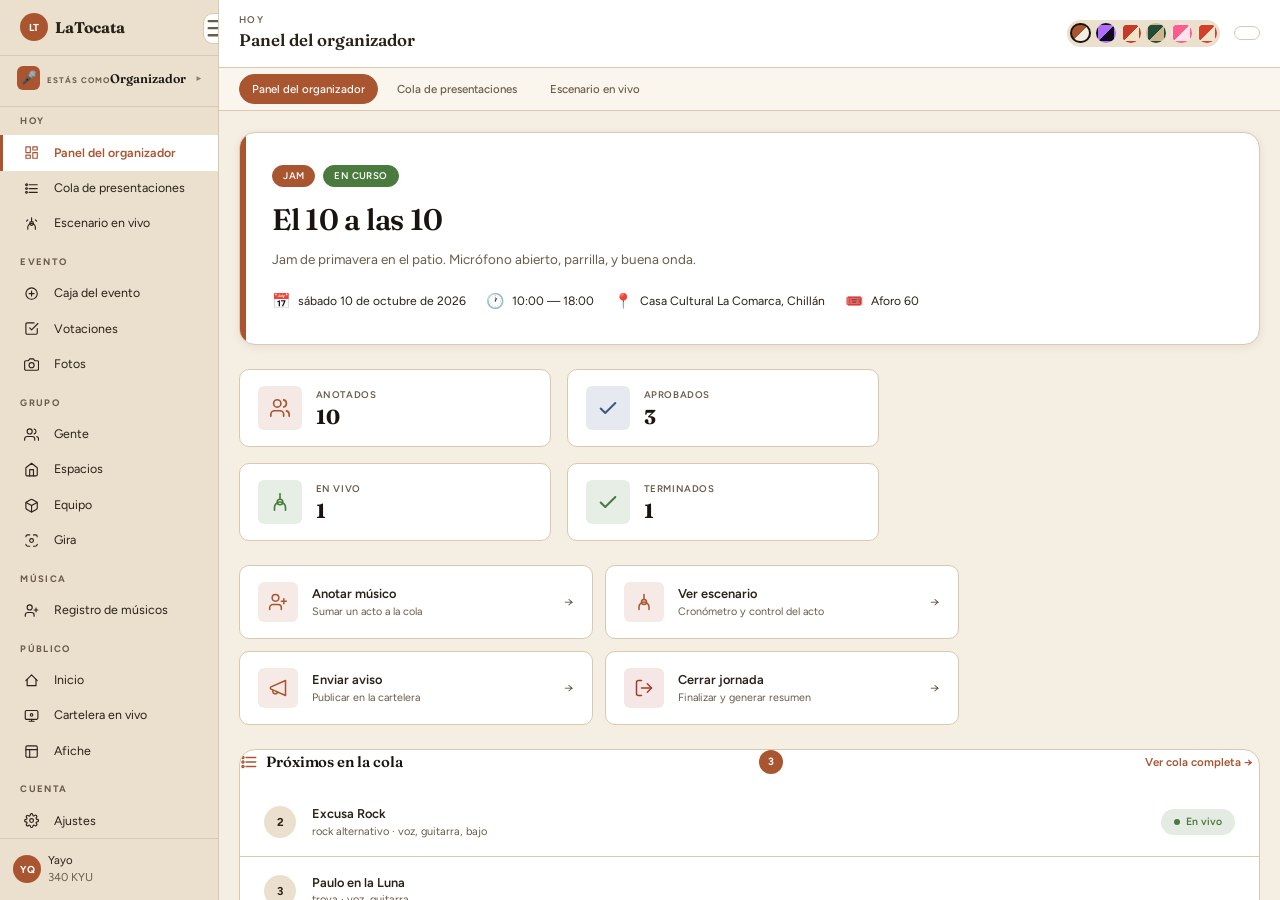
<file: index.html>
<!DOCTYPE html>
<html lang="es-CL" data-tema="a">
<head>
<meta charset="utf-8">
<meta name="viewport" content="width=device-width, initial-scale=1, viewport-fit=cover">
<title>LaTocata</title>
<meta name="theme-color" content="#1a1410">
<meta name="robots" content="noindex, nofollow">

<link rel="preconnect" href="https://fonts.googleapis.com">
<link rel="preconnect" href="https://fonts.gstatic.com" crossorigin>
<link href="https://fonts.googleapis.com/css2?family=Anton&family=Fraunces:ital,opsz,wght@0,9..144,400;0,9..144,600;0,9..144,700;1,9..144,400&family=Figtree:wght@400;500;600;700&display=swap" rel="stylesheet">

<link rel="stylesheet" href="css/base.css">
<link rel="stylesheet" href="css/layout.css">
<link rel="stylesheet" href="css/componentes.css">
<link rel="stylesheet" href="css/temas/tema-a.css">
<link rel="stylesheet" href="css/temas/tema-b.css">
<link rel="stylesheet" href="css/temas/tema-c.css">
<link rel="stylesheet" href="css/temas/tema-d.css">
<link rel="stylesheet" href="css/temas/tema-e.css">
<link rel="stylesheet" href="css/temas/tema-f.css">
<link rel="stylesheet" href="css/vistas/panel-organizador.css">
<link rel="stylesheet" href="css/vistas/cola.css">
<link rel="stylesheet" href="css/vistas/escenario.css">
<link rel="stylesheet" href="css/vistas/registro-musicos.css">
<link rel="stylesheet" href="css/vistas/operativas.css">
<link rel="stylesheet" href="css/vistas/miscelaneas.css">
</head>
<body data-tema="a">
<div id="app">
  <div id="cargando">Cargando LaTocata…</div>
</div>

<script type="module" src="js/app.js"></script>
</body>
</html>
</file>
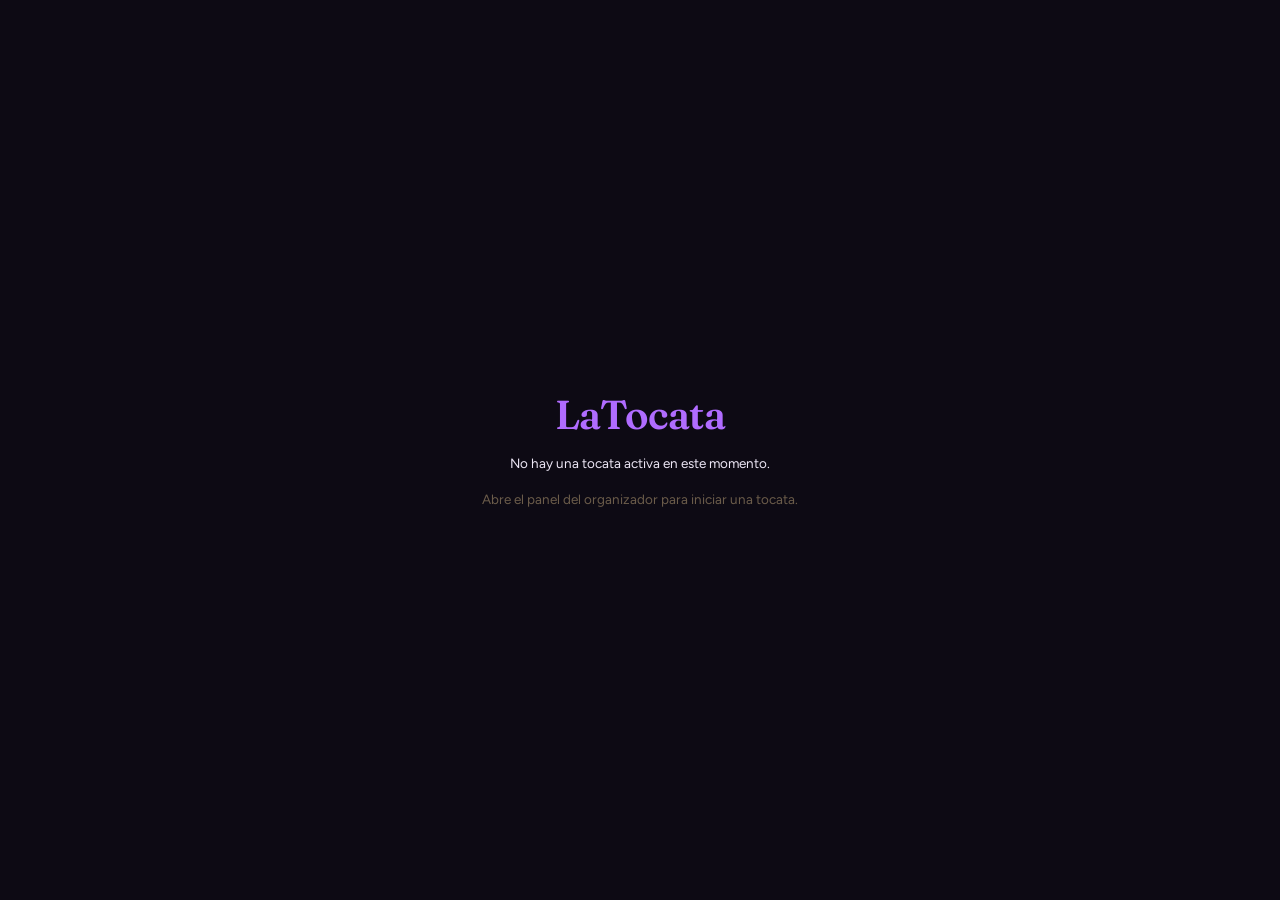
<file: cartelera.html>
<!DOCTYPE html>
<html lang="es-CL" data-tema="cartelera">
<head>
<meta charset="utf-8">
<meta name="viewport" content="width=device-width, initial-scale=1">
<title>LaTocata — Cartelera</title>
<meta name="theme-color" content="#0d0a14">
<meta name="robots" content="noindex, nofollow">

<link rel="preconnect" href="https://fonts.googleapis.com">
<link rel="preconnect" href="https://fonts.gstatic.com" crossorigin>
<link href="https://fonts.googleapis.com/css2?family=Fraunces:ital,opsz,wght@0,9..144,400;0,9..144,700;1,9..144,400&family=Figtree:wght@400;500;600;700&display=swap" rel="stylesheet">

<link rel="stylesheet" href="css/base.css">
<link rel="stylesheet" href="css/cartelera.css">
</head>
<body class="cartelera">
<div id="cartelera">
  <div id="cargando-cartelera">Cargando cartelera…</div>
</div>

<script type="module" src="js/cartelera.js"></script>
</body>
</html>
</file>
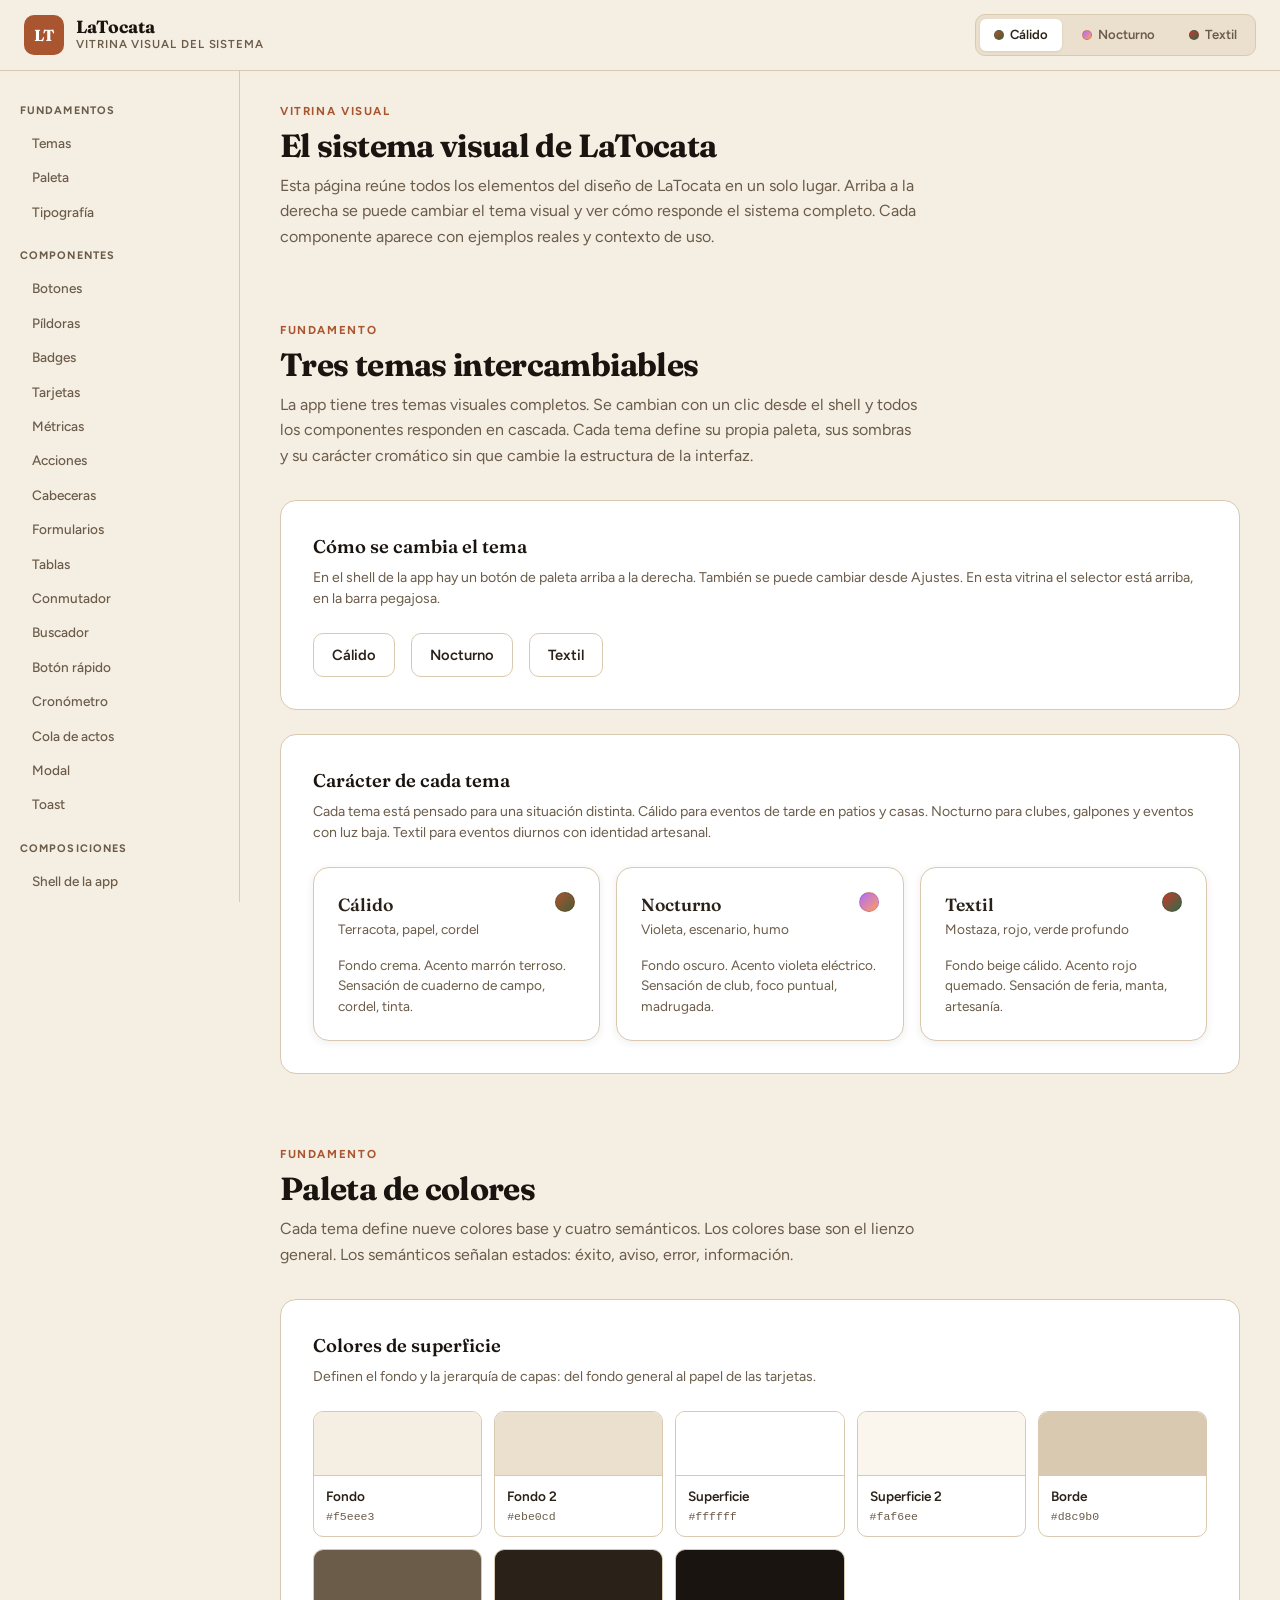
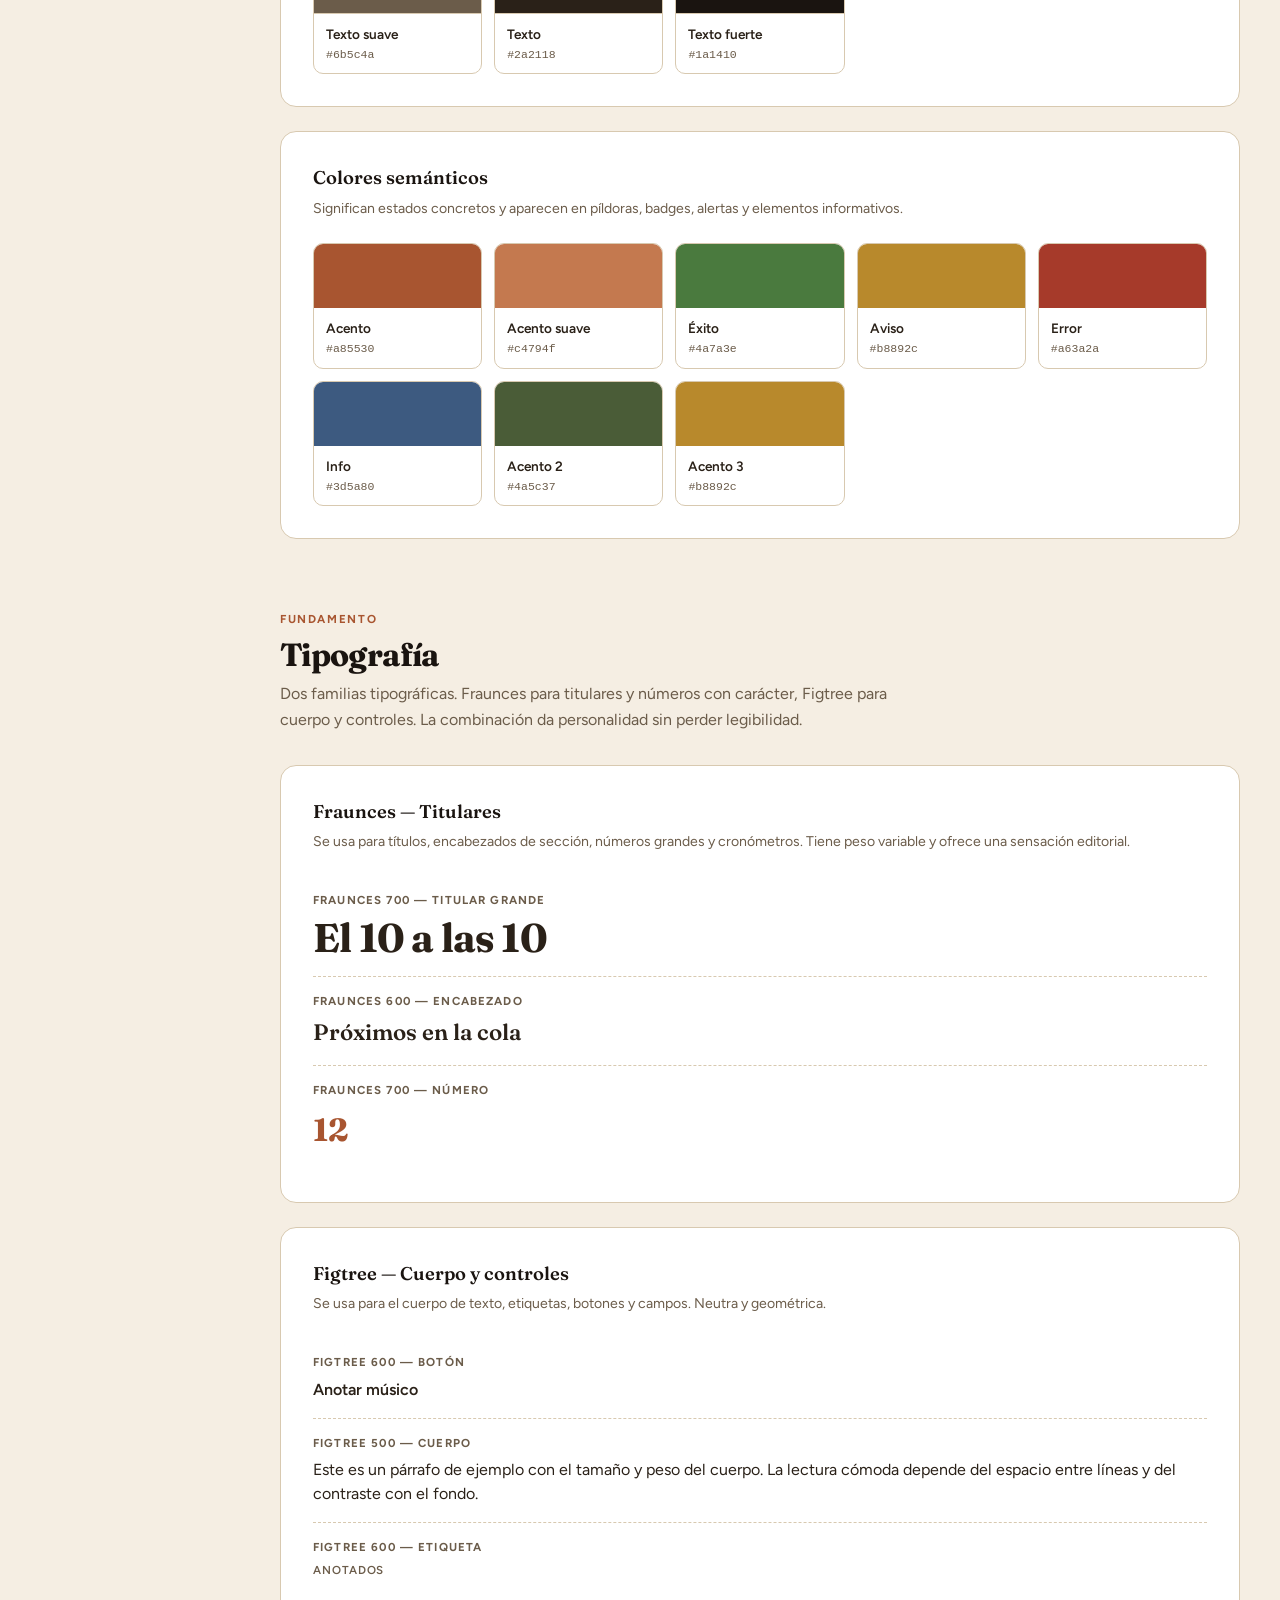
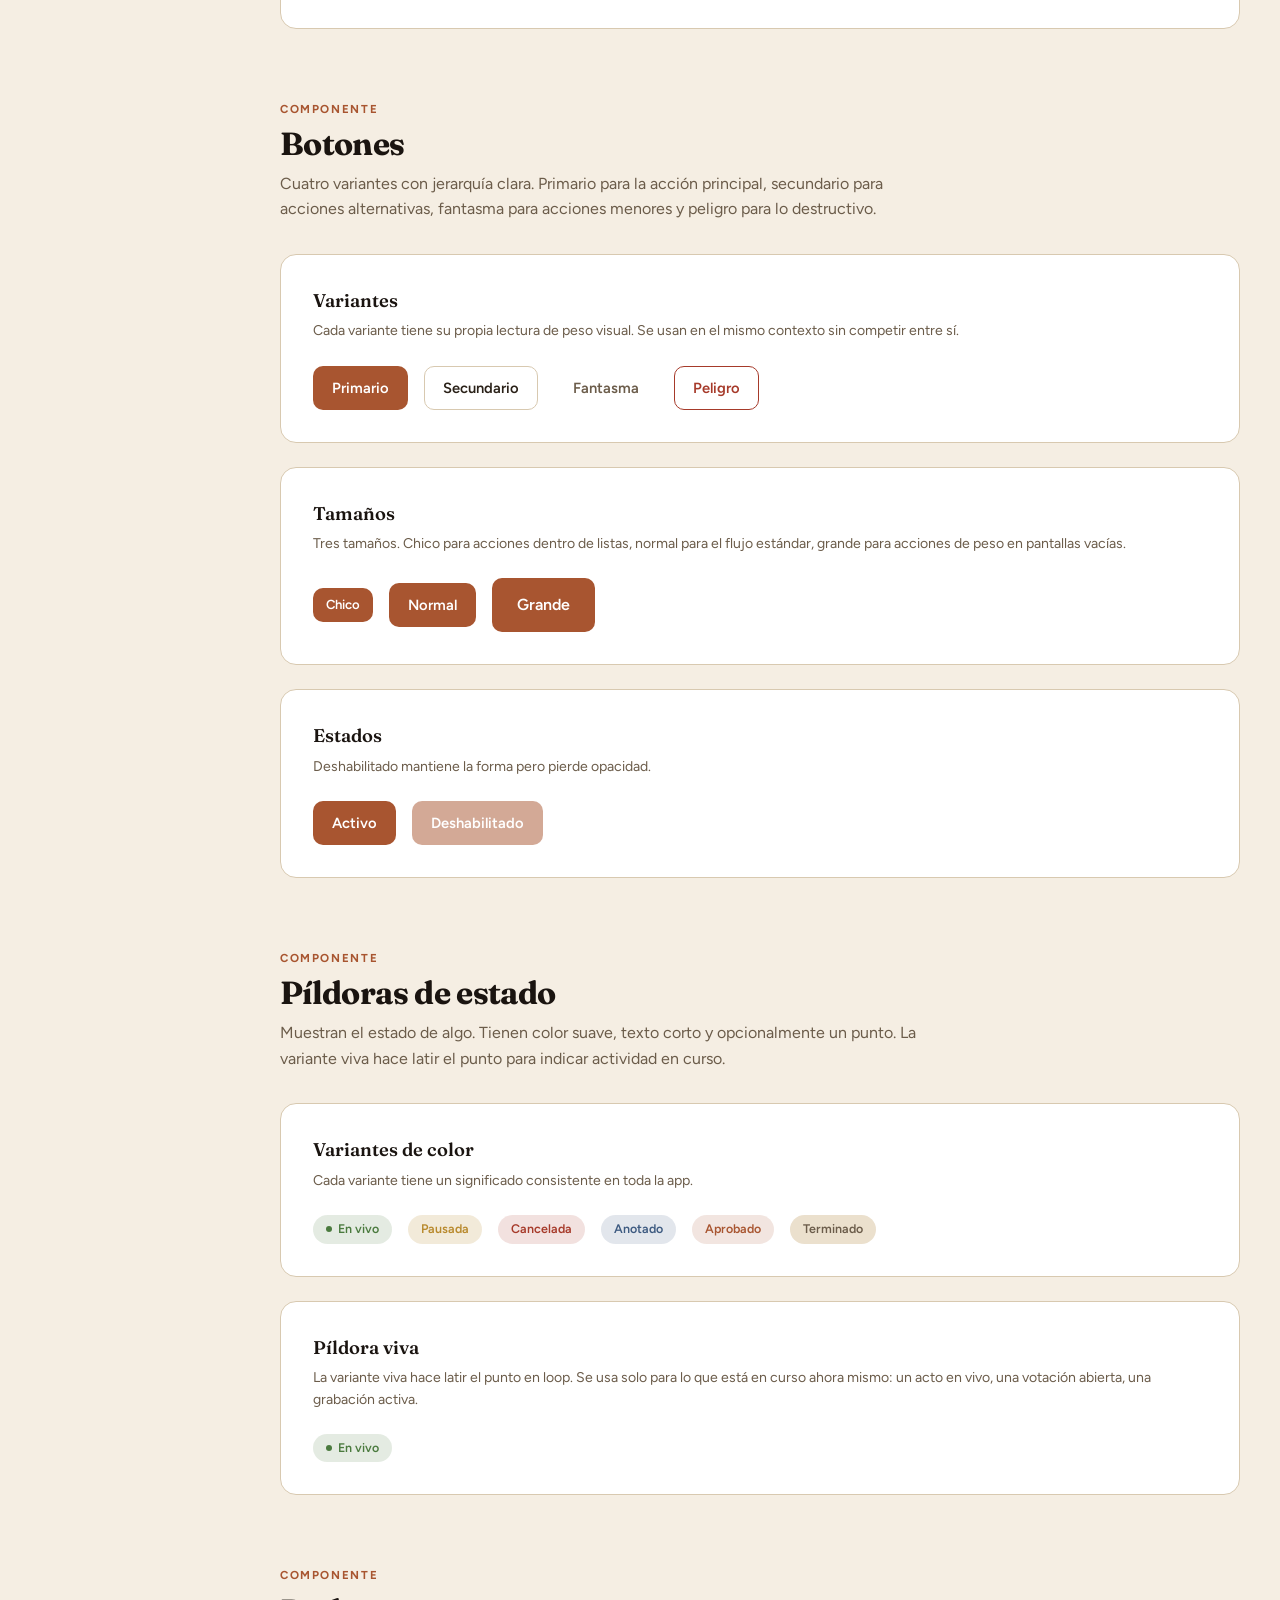
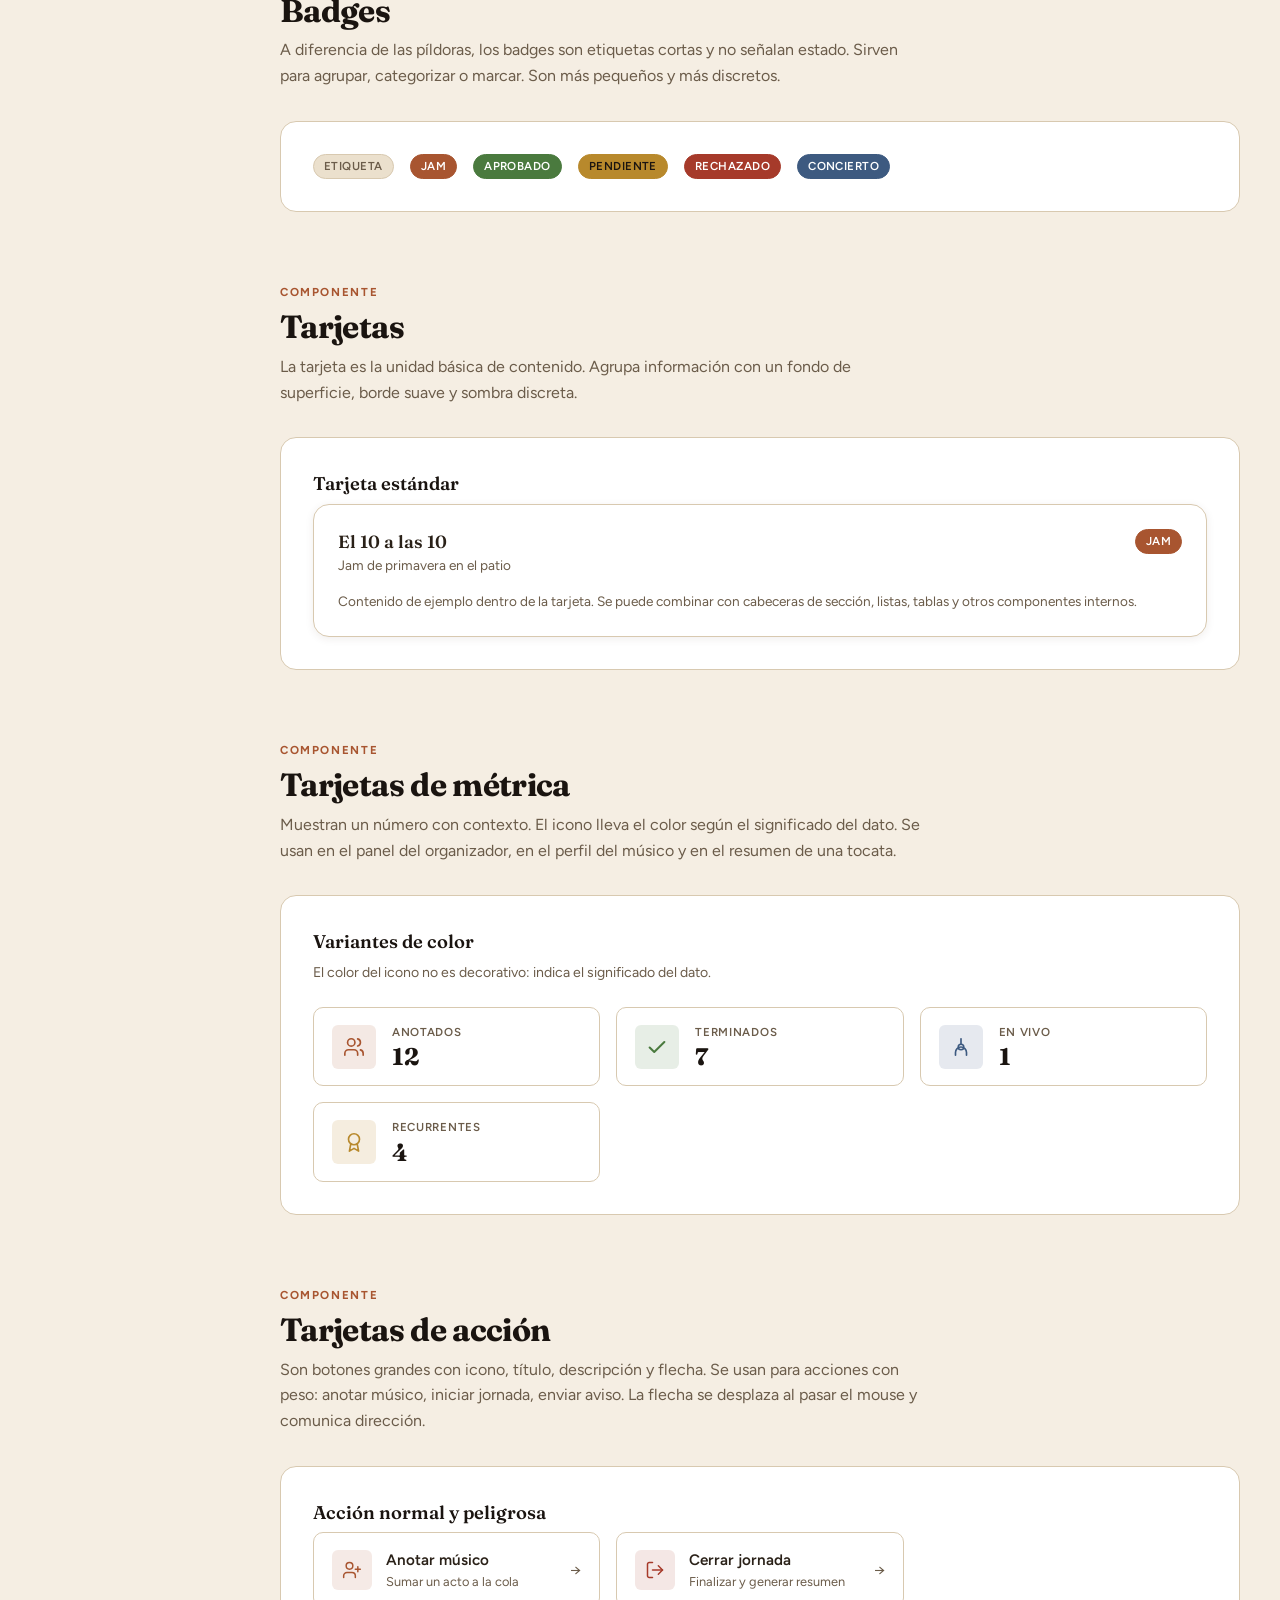
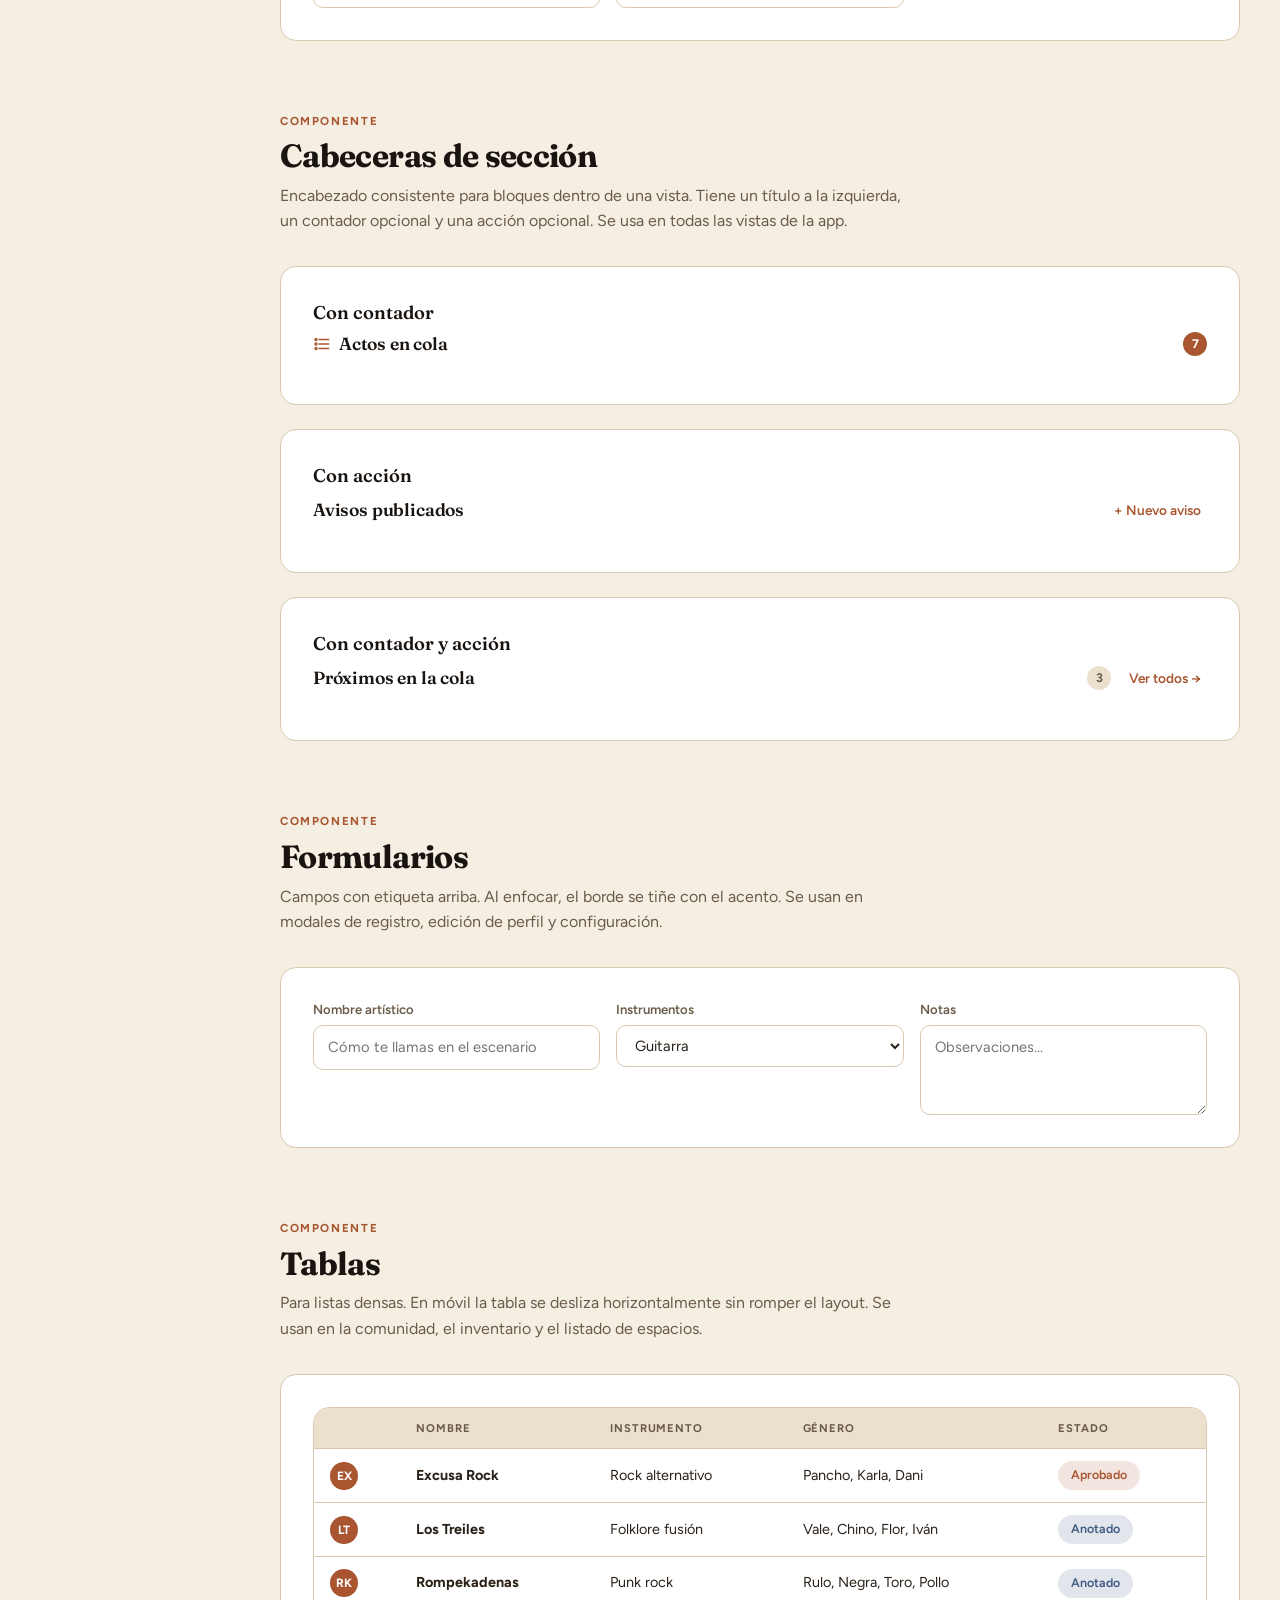
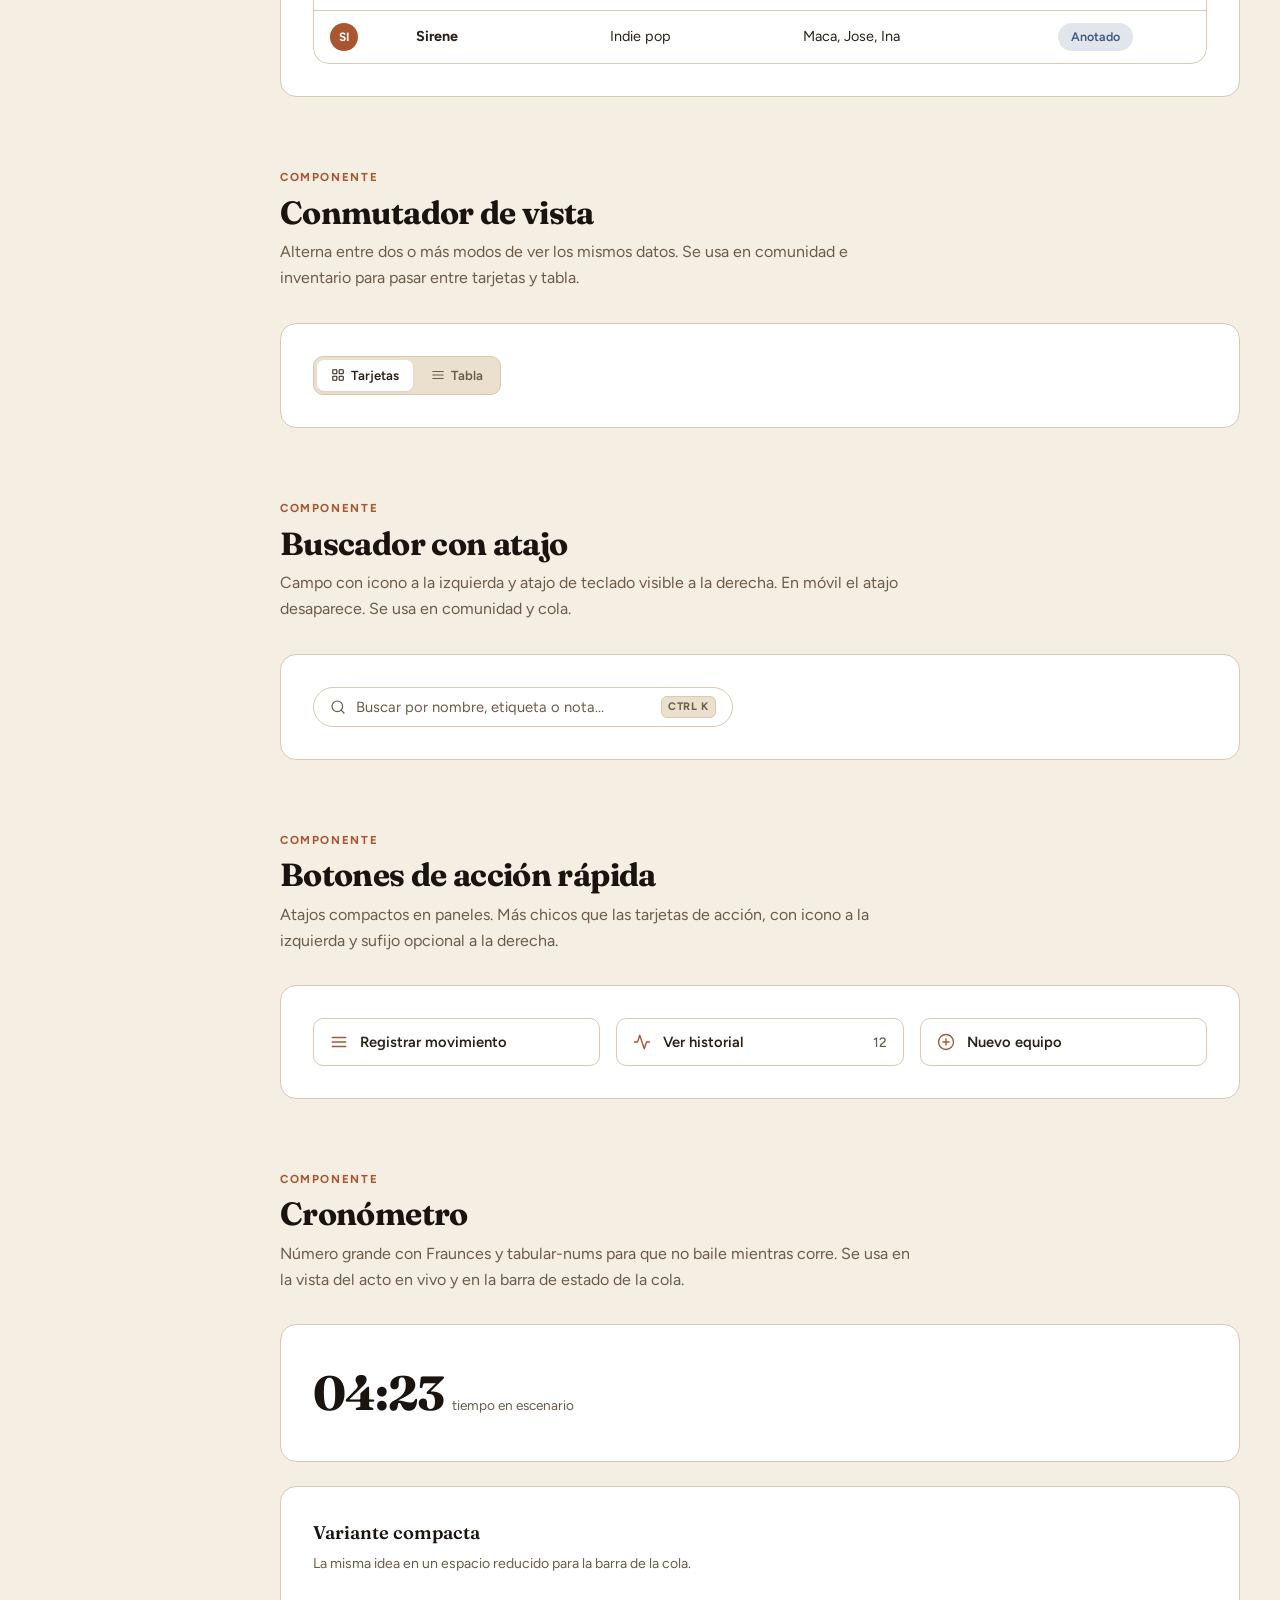
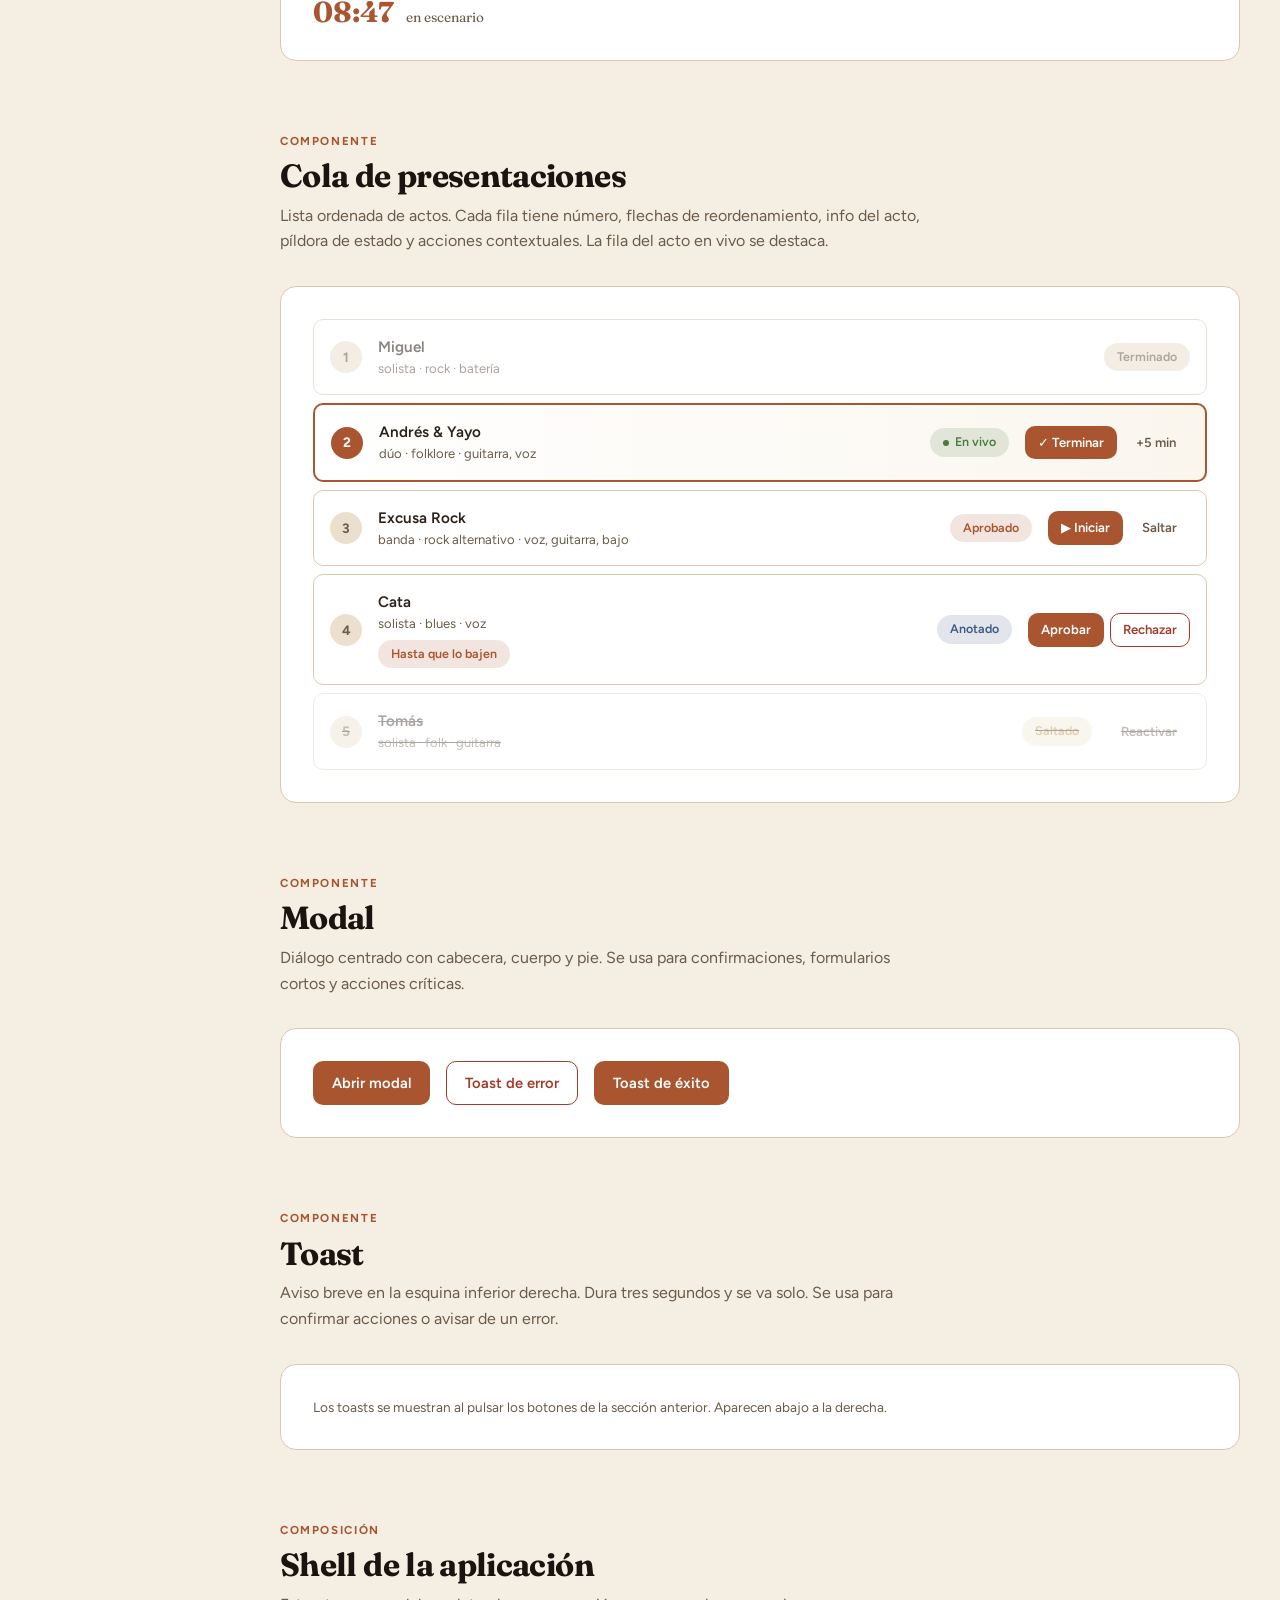
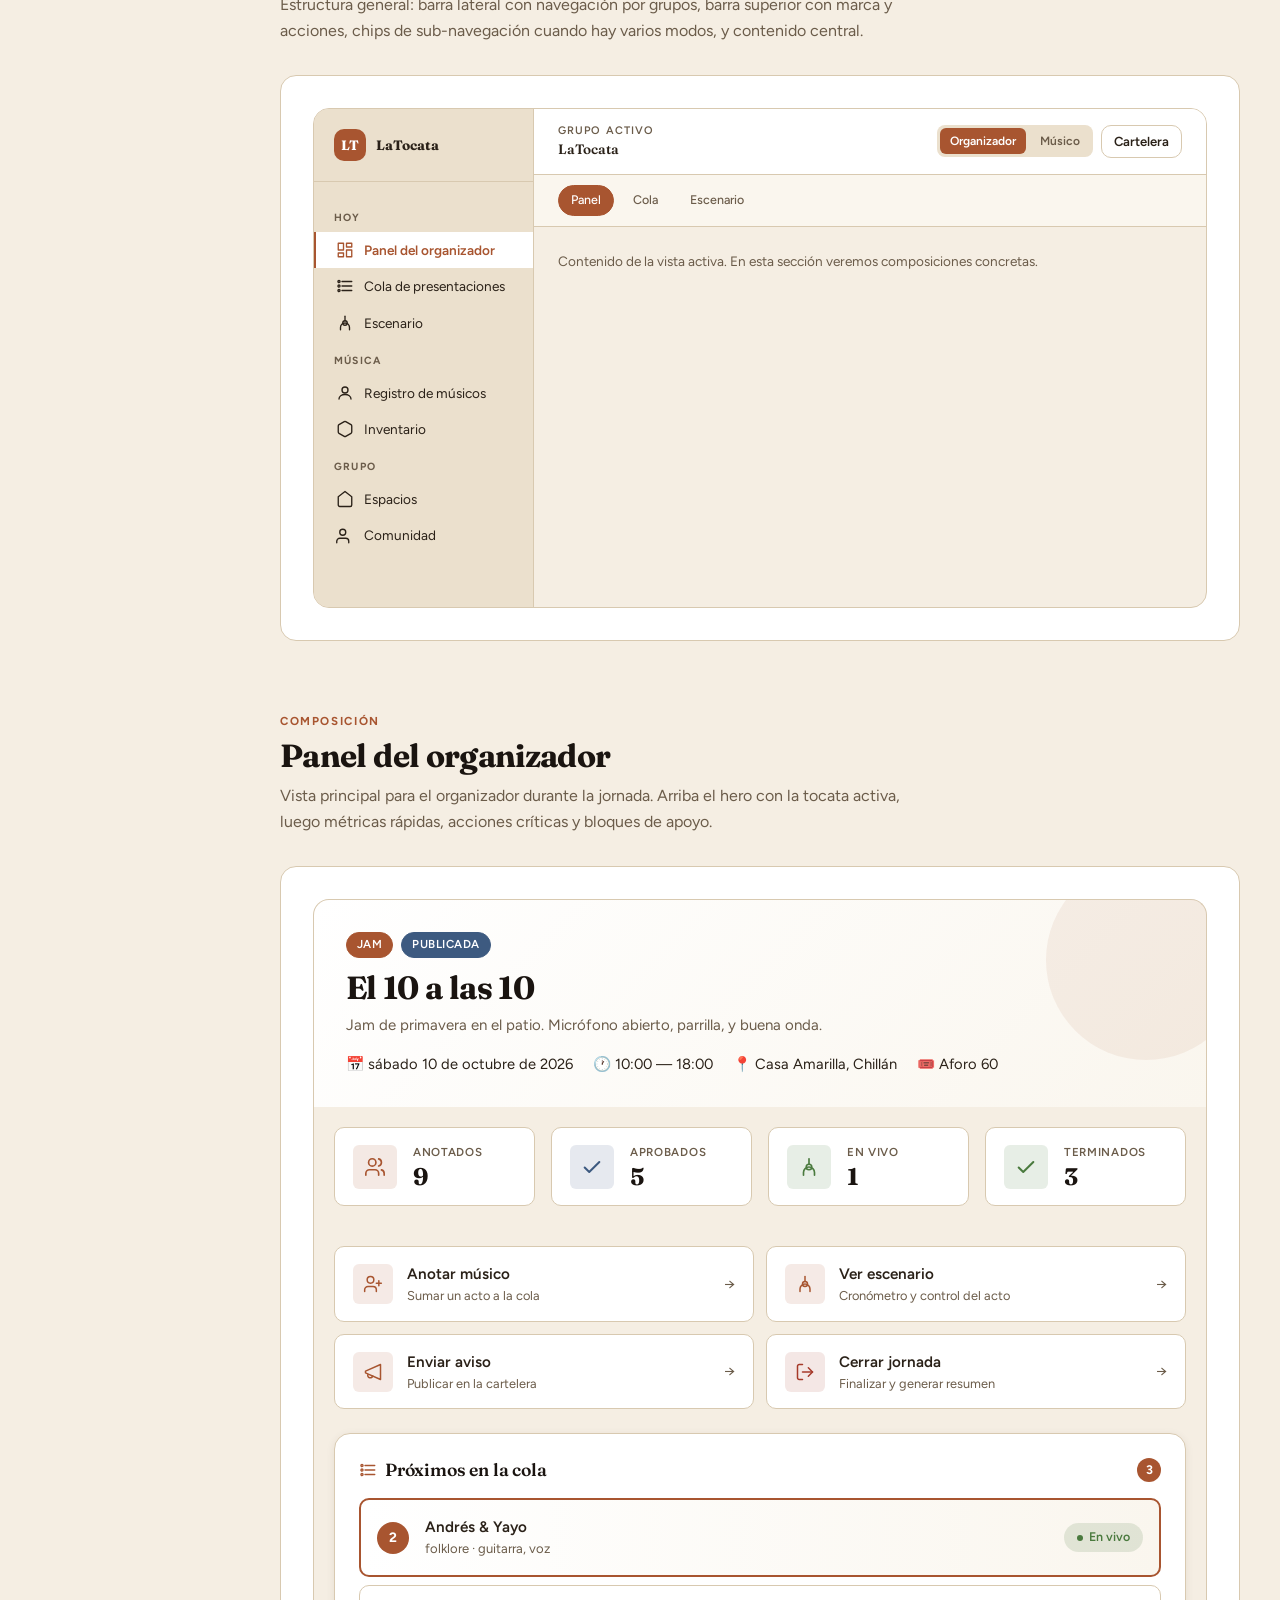
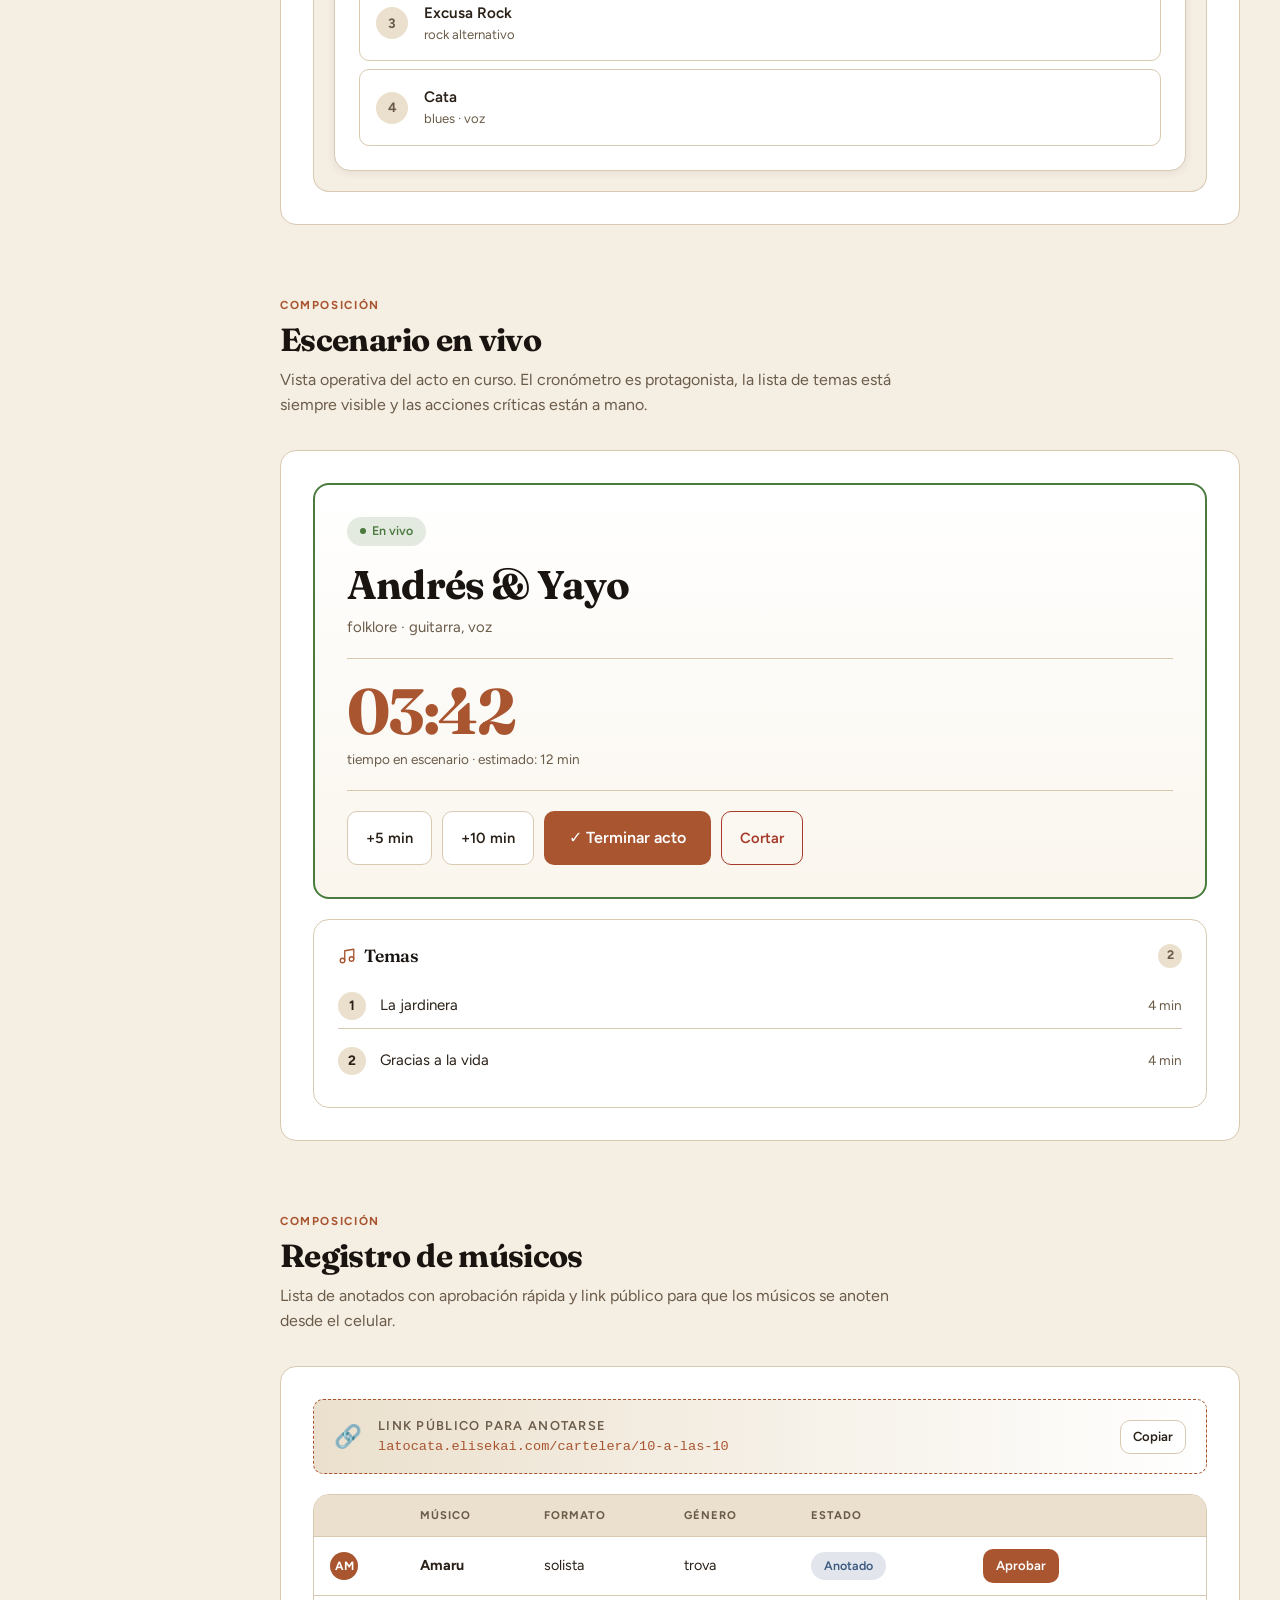
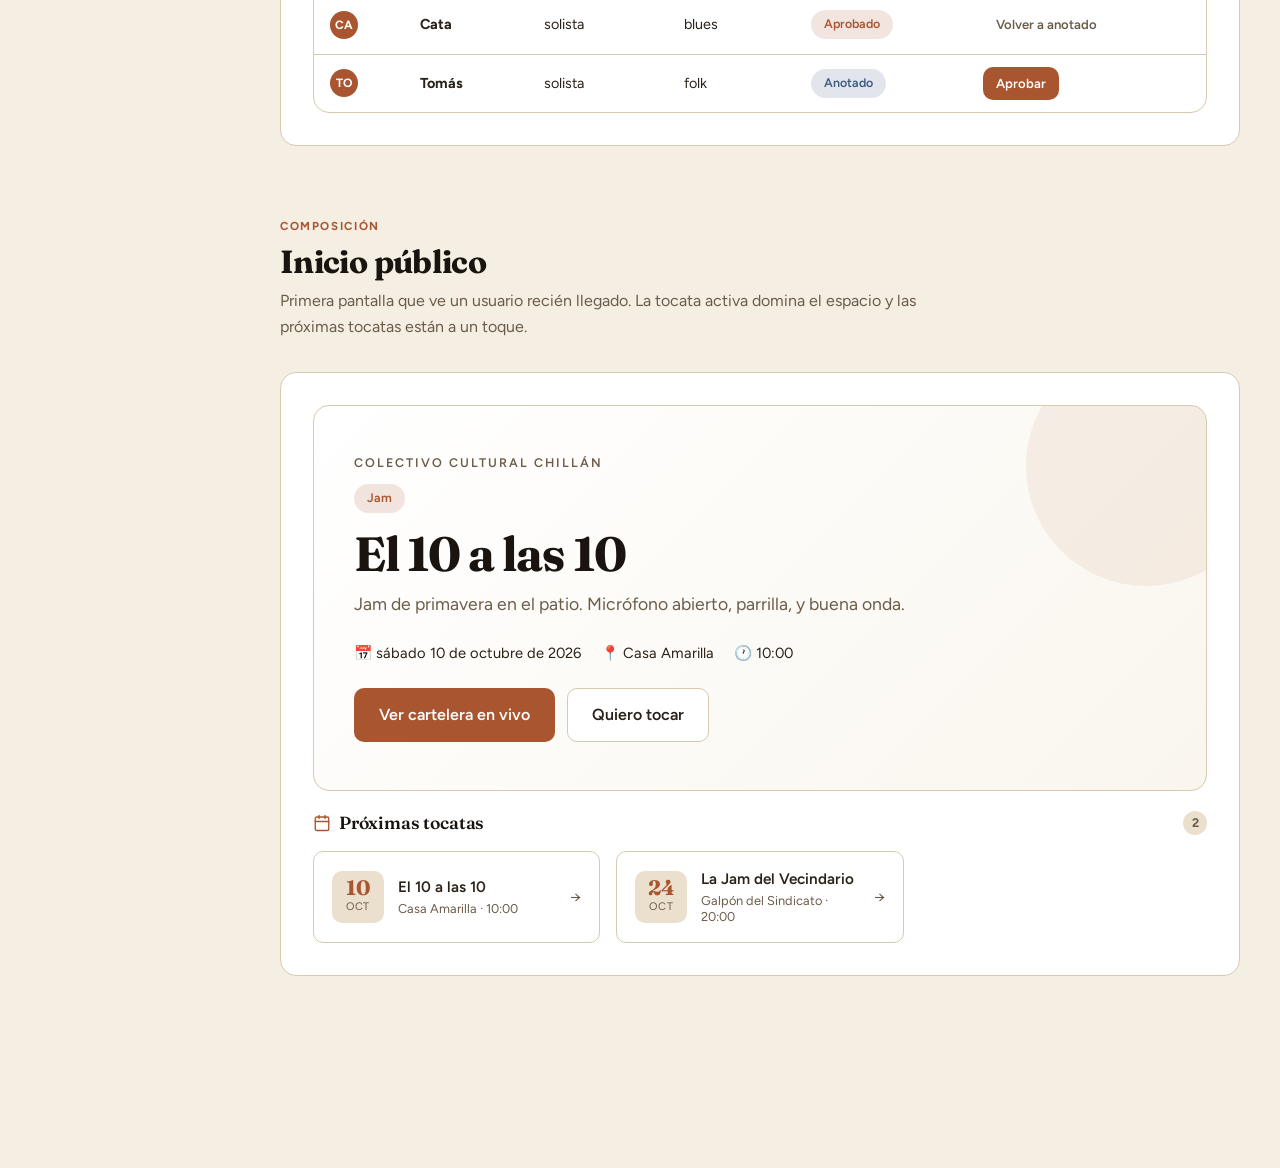
<file: prototipos/Pt visual.html>
<!DOCTYPE html>
<html lang="es-CL" data-tema="a">
<head>
<meta charset="utf-8">
<meta name="viewport" content="width=device-width, initial-scale=1">
<title>LaTocata — Vitrina visual</title>

<link rel="preconnect" href="https://fonts.googleapis.com">
<link rel="preconnect" href="https://fonts.gstatic.com" crossorigin>
<link href="https://fonts.googleapis.com/css2?family=Fraunces:ital,opsz,wght@0,9..144,400;0,9..144,600;0,9..144,700;0,9..144,800;1,9..144,400&family=Figtree:wght@400;500;600;700&display=swap" rel="stylesheet">

<style>
/* ================================================================
   RESET Y BASE
   ================================================================ */

*, *::before, *::after {
  box-sizing: border-box;
  margin: 0;
  padding: 0;
}

html {
  -webkit-text-size-adjust: 100%;
  text-size-adjust: 100%;
  scroll-behavior: smooth;
  overflow-x: hidden;
}

body {
  font-family: 'Figtree', system-ui, -apple-system, sans-serif;
  font-size: 15px;
  line-height: 1.5;
  color: var(--texto);
  background: var(--fondo);
  min-height: 100dvh;
  overflow-x: hidden;
  -webkit-font-smoothing: antialiased;
  transition: background-color 0.3s ease, color 0.3s ease;
}

h1, h2, h3, h4, h5, h6 {
  font-family: 'Fraunces', Georgia, serif;
  font-weight: 600;
  line-height: 1.15;
  letter-spacing: -0.01em;
  color: var(--texto-fuerte);
}

h1 { font-size: 2.25rem; }
h2 { font-size: 1.6rem; }
h3 { font-size: 1.25rem; }
h4 { font-size: 1.05rem; }

p { margin: 0; }
a { color: var(--acento); text-decoration: none; }
a:hover { text-decoration: underline; }

button, input, textarea, select { font: inherit; color: inherit; }
button { background: none; border: none; cursor: pointer; padding: 0; }
img, svg, video { display: block; max-width: 100%; }
ul, ol { list-style: none; }

::selection {
  background: var(--acento);
  color: var(--acento-texto);
}

::-webkit-scrollbar { width: 8px; height: 8px; }
::-webkit-scrollbar-track { background: transparent; }
::-webkit-scrollbar-thumb { background: var(--borde); border-radius: 4px; }

/* ================================================================
   TEMA A — Cálido tradicional
   ================================================================ */

:root {
  --fondo: #f5eee3;
  --fondo-2: #ebe0cd;
  --superficie: #ffffff;
  --superficie-2: #faf6ee;
  --texto: #2a2118;
  --texto-suave: #6b5c4a;
  --texto-fuerte: #1a1410;
  --borde: #d8c9b0;
  --sombra: 0 2px 8px rgba(60, 40, 20, 0.08);
  --sombra-fuerte: 0 8px 24px rgba(60, 40, 20, 0.14);

  --acento: #a85530;
  --acento-suave: #c4794f;
  --acento-texto: #ffffff;
  --acento-2: #4a5c37;
  --acento-3: #b8892c;

  --exito: #4a7a3e;
  --aviso: #b8892c;
  --error: #a63a2a;
  --info: #3d5a80;

  --radio-sm: 6px;
  --radio-md: 10px;
  --radio-lg: 16px;
  --radio-xl: 24px;

  --esp-sm: 8px;
  --esp-md: 16px;
  --esp-lg: 24px;
  --esp-xl: 40px;

  --trans-rapida: 0.15s ease;
  --trans-media: 0.28s ease;
}

body[data-tema="b"] {
  --fondo: #0f0d1a;
  --fondo-2: #17132a;
  --superficie: #1c1735;
  --superficie-2: #241d42;
  --texto: #d8d3e8;
  --texto-suave: #8a83a8;
  --texto-fuerte: #f5f2ff;
  --borde: #302858;
  --sombra: 0 2px 8px rgba(0, 0, 0, 0.4);
  --sombra-fuerte: 0 8px 24px rgba(0, 0, 0, 0.6);

  --acento: #b06cff;
  --acento-suave: #c894ff;
  --acento-texto: #ffffff;
  --acento-2: #ff9d5c;
  --acento-3: #5ce1ff;

  --exito: #4ade80;
  --aviso: #fbbf24;
  --error: #f87171;
  --info: #60a5fa;
}

body[data-tema="c"] {
  --fondo: #f0e4c8;
  --fondo-2: #e5d5af;
  --superficie: #fff8e7;
  --superficie-2: #fbf0d6;
  --texto: #2e1e0f;
  --texto-suave: #7a5a30;
  --texto-fuerte: #1a0f05;
  --borde: #d1bd88;
  --sombra: 0 2px 8px rgba(80, 40, 10, 0.12);
  --sombra-fuerte: 0 8px 24px rgba(80, 40, 10, 0.2);

  --acento: #c73a2a;
  --acento-suave: #e05a48;
  --acento-texto: #fff8e7;
  --acento-2: #2d6b4a;
  --acento-3: #d99a1e;

  --exito: #2d6b4a;
  --aviso: #d99a1e;
  --error: #c73a2a;
  --info: #3a6b8a;
}

/* ================================================================
   UTILIDADES GENERALES
   ================================================================ */

.texto-suave { color: var(--texto-suave); }
.texto-fuerte { color: var(--texto-fuerte); }
.texto-acento { color: var(--acento); }
.texto-chico { font-size: 0.85rem; }
.texto-grande { font-size: 1.15rem; }

.texto-eyebrow {
  font-size: 0.72rem;
  text-transform: uppercase;
  letter-spacing: 0.12em;
  font-weight: 600;
  color: var(--texto-suave);
}

/* ================================================================
   COMPONENTES
   ================================================================ */

/* ---------- Botones ---------- */

.btn {
  display: inline-flex;
  align-items: center;
  justify-content: center;
  gap: var(--esp-sm);
  padding: 10px 18px;
  border-radius: var(--radio-md);
  font-size: 0.92rem;
  font-weight: 600;
  border: 1px solid transparent;
  transition: all var(--trans-rapida);
  cursor: pointer;
  white-space: nowrap;
  font-family: inherit;
}

.btn:disabled {
  opacity: 0.5;
  cursor: not-allowed;
}

.btn--primario {
  background: var(--acento);
  color: var(--acento-texto);
}
.btn--primario:hover:not(:disabled) {
  background: var(--acento-suave);
  transform: translateY(-1px);
}

.btn--secundario {
  background: var(--superficie);
  color: var(--texto);
  border-color: var(--borde);
}
.btn--secundario:hover:not(:disabled) {
  background: var(--fondo-2);
}

.btn--fantasma {
  background: transparent;
  color: var(--texto-suave);
}
.btn--fantasma:hover:not(:disabled) {
  background: var(--fondo-2);
  color: var(--texto);
}

.btn--peligro {
  background: transparent;
  color: var(--error);
  border-color: var(--error);
}
.btn--peligro:hover:not(:disabled) {
  background: var(--error);
  color: #fff;
}

.btn--chico {
  padding: 6px 12px;
  font-size: 0.82rem;
}

.btn--grande {
  padding: 14px 24px;
  font-size: 1rem;
}

.btn--bloque { width: 100%; }

/* ---------- Tarjetas ---------- */

.tarjeta {
  background: var(--superficie);
  border: 1px solid var(--borde);
  border-radius: var(--radio-lg);
  padding: var(--esp-lg);
  box-shadow: var(--sombra);
}

.tarjeta--compacta { padding: var(--esp-md); }

.tarjeta__cabecera {
  display: flex;
  align-items: flex-start;
  justify-content: space-between;
  gap: var(--esp-md);
  margin-bottom: var(--esp-md);
}

.tarjeta__titulo {
  font-family: 'Fraunces', serif;
  font-size: 1.1rem;
  font-weight: 600;
}

.tarjeta__subtitulo {
  color: var(--texto-suave);
  font-size: 0.85rem;
}

/* ---------- Badges ---------- */

.badge {
  display: inline-flex;
  align-items: center;
  gap: 4px;
  padding: 3px 10px;
  border-radius: 999px;
  font-size: 0.72rem;
  font-weight: 600;
  text-transform: uppercase;
  letter-spacing: 0.04em;
  background: var(--fondo-2);
  color: var(--texto-suave);
  border: 1px solid var(--borde);
}

.badge--acento { background: var(--acento); color: var(--acento-texto); border-color: var(--acento); }
.badge--exito { background: var(--exito); color: #fff; border-color: var(--exito); }
.badge--aviso { background: var(--aviso); color: #1a1410; border-color: var(--aviso); }
.badge--error { background: var(--error); color: #fff; border-color: var(--error); }
.badge--info { background: var(--info); color: #fff; border-color: var(--info); }

/* ---------- Formularios ---------- */

.campo {
  display: flex;
  flex-direction: column;
  gap: 6px;
}

.campo__etiqueta {
  font-size: 0.82rem;
  font-weight: 600;
  color: var(--texto-suave);
}

.campo__entrada,
.campo__textarea,
.campo__select {
  padding: 10px 14px;
  border-radius: var(--radio-md);
  border: 1px solid var(--borde);
  background: var(--superficie);
  color: var(--texto);
  font-size: 0.92rem;
  transition: border-color var(--trans-rapida);
  width: 100%;
  font-family: inherit;
}

.campo__entrada:focus,
.campo__textarea:focus,
.campo__select:focus {
  outline: none;
  border-color: var(--acento);
}

.campo__textarea {
  min-height: 90px;
  resize: vertical;
}

/* ---------- Cronómetro ---------- */

.cronometro {
  display: flex;
  align-items: baseline;
  gap: var(--esp-sm);
  font-family: 'Fraunces', serif;
  font-variant-numeric: tabular-nums;
}

.cronometro__tiempo {
  font-size: 3rem;
  font-weight: 700;
  color: var(--texto-fuerte);
  letter-spacing: -0.02em;
}

.cronometro__etiqueta {
  font-size: 0.85rem;
  color: var(--texto-suave);
  font-family: 'Figtree', sans-serif;
}

/* ---------- Cola ---------- */

.cola {
  display: flex;
  flex-direction: column;
  gap: var(--esp-sm);
}

.cola__item {
  display: flex;
  align-items: center;
  gap: var(--esp-md);
  padding: var(--esp-md);
  background: var(--superficie);
  border: 1px solid var(--borde);
  border-radius: var(--radio-md);
  transition: all var(--trans-rapida);
}

.cola__item:hover {
  border-color: var(--acento);
}

.cola__item--activo {
  border-color: var(--acento);
  border-width: 2px;
  background: linear-gradient(90deg, var(--superficie) 0%, var(--superficie-2) 100%);
}

.cola__item--terminado {
  opacity: 0.55;
}

.cola__item--saltado {
  opacity: 0.4;
  text-decoration: line-through;
}

.cola__numero {
  width: 32px;
  height: 32px;
  border-radius: 50%;
  background: var(--fondo-2);
  color: var(--texto-suave);
  display: flex;
  align-items: center;
  justify-content: center;
  font-weight: 700;
  font-size: 0.85rem;
  flex-shrink: 0;
}

.cola__item--activo .cola__numero {
  background: var(--acento);
  color: var(--acento-texto);
}

.cola__info {
  flex: 1;
  min-width: 0;
}

.cola__nombre {
  font-weight: 600;
  font-size: 0.95rem;
  white-space: nowrap;
  overflow: hidden;
  text-overflow: ellipsis;
}

.cola__detalle {
  font-size: 0.82rem;
  color: var(--texto-suave);
}

/* ---------- Píldora ---------- */

.pildora {
  display: inline-flex;
  align-items: center;
  gap: 6px;
  font-size: 0.78rem;
  font-weight: 600;
  padding: 4px 12px;
  border-radius: 999px;
  white-space: nowrap;
  background: var(--fondo-2);
  color: var(--texto-suave);
  border: 1px solid transparent;
}

.pildora__punto {
  width: 6px;
  height: 6px;
  border-radius: 50%;
  background: currentColor;
  flex-shrink: 0;
}

.pildora--exito {
  background: color-mix(in srgb, var(--exito) 15%, transparent);
  color: var(--exito);
}
.pildora--aviso {
  background: color-mix(in srgb, var(--aviso) 18%, transparent);
  color: var(--aviso);
}
.pildora--error {
  background: color-mix(in srgb, var(--error) 15%, transparent);
  color: var(--error);
}
.pildora--info {
  background: color-mix(in srgb, var(--info) 15%, transparent);
  color: var(--info);
}
.pildora--acento {
  background: color-mix(in srgb, var(--acento) 15%, transparent);
  color: var(--acento);
}
.pildora--neutral {
  background: var(--fondo-2);
  color: var(--texto-suave);
}

.pildora--vivo .pildora__punto {
  animation: pildora-pulso 1.4s ease infinite;
}

@keyframes pildora-pulso {
  0%, 100% { opacity: 1; transform: scale(1); }
  50% { opacity: 0.4; transform: scale(0.7); }
}

/* ---------- Tarjeta de métrica ---------- */

.tarjeta-metrica {
  display: flex;
  align-items: center;
  gap: var(--esp-md);
  padding: 16px 18px;
  background: var(--superficie);
  border: 1px solid var(--borde);
  border-radius: var(--radio-md);
  transition: transform var(--trans-rapida);
}

.tarjeta-metrica:hover {
  transform: translateY(-1px);
}

.tarjeta-metrica__icono {
  width: 44px;
  height: 44px;
  border-radius: var(--radio-sm);
  display: flex;
  align-items: center;
  justify-content: center;
  flex-shrink: 0;
  font-size: 1.2rem;
}

.tarjeta-metrica__icono svg {
  width: 22px;
  height: 22px;
}

.tarjeta-metrica__icono--acento {
  background: color-mix(in srgb, var(--acento) 13%, transparent);
  color: var(--acento);
}
.tarjeta-metrica__icono--exito {
  background: color-mix(in srgb, var(--exito) 13%, transparent);
  color: var(--exito);
}
.tarjeta-metrica__icono--aviso {
  background: color-mix(in srgb, var(--aviso) 15%, transparent);
  color: var(--aviso);
}
.tarjeta-metrica__icono--error {
  background: color-mix(in srgb, var(--error) 13%, transparent);
  color: var(--error);
}
.tarjeta-metrica__icono--info {
  background: color-mix(in srgb, var(--info) 13%, transparent);
  color: var(--info);
}

.tarjeta-metrica__cuerpo { flex: 1; min-width: 0; }

.tarjeta-metrica__etiqueta {
  font-size: 0.72rem;
  color: var(--texto-suave);
  text-transform: uppercase;
  letter-spacing: 0.06em;
  font-weight: 600;
  margin-bottom: 3px;
}

.tarjeta-metrica__valor {
  font-family: 'Fraunces', serif;
  font-size: 1.5rem;
  font-weight: 700;
  line-height: 1.05;
  color: var(--texto-fuerte);
}

/* ---------- Tarjeta de acción ---------- */

.tarjeta-accion {
  display: flex;
  align-items: center;
  gap: 14px;
  width: 100%;
  padding: 16px 18px;
  background: var(--superficie);
  border: 1px solid var(--borde);
  border-radius: var(--radio-md);
  text-align: left;
  cursor: pointer;
  transition: transform var(--trans-rapida), border-color var(--trans-rapida), box-shadow var(--trans-rapida);
  font-family: inherit;
  color: inherit;
}

.tarjeta-accion:hover {
  border-color: var(--acento);
  transform: translateY(-1px);
  box-shadow: var(--sombra);
}

.tarjeta-accion--peligro:hover {
  border-color: var(--error);
}

.tarjeta-accion__icono {
  width: 40px;
  height: 40px;
  border-radius: var(--radio-sm);
  background: color-mix(in srgb, var(--acento) 12%, transparent);
  color: var(--acento);
  display: flex;
  align-items: center;
  justify-content: center;
  flex-shrink: 0;
  font-size: 1.1rem;
}

.tarjeta-accion__icono svg {
  width: 20px;
  height: 20px;
}

.tarjeta-accion--peligro .tarjeta-accion__icono {
  background: color-mix(in srgb, var(--error) 12%, transparent);
  color: var(--error);
}

.tarjeta-accion__info {
  flex: 1;
  min-width: 0;
  display: flex;
  flex-direction: column;
  gap: 2px;
}

.tarjeta-accion__titulo {
  font-size: 0.95rem;
  font-weight: 600;
  color: var(--texto);
}

.tarjeta-accion__descripcion {
  font-size: 0.8rem;
  color: var(--texto-suave);
  line-height: 1.3;
}

.tarjeta-accion__flecha {
  color: var(--texto-suave);
  font-size: 0.95rem;
  flex-shrink: 0;
  transition: transform var(--trans-rapida), color var(--trans-rapida);
}

.tarjeta-accion:hover .tarjeta-accion__flecha {
  transform: translateX(3px);
  color: var(--acento);
}

/* ---------- Cabecera de sección ---------- */

.cabecera-seccion {
  display: flex;
  align-items: center;
  justify-content: space-between;
  gap: var(--esp-md);
  margin-bottom: var(--esp-md);
}

.cabecera-seccion__titulo {
  font-family: 'Fraunces', serif;
  font-size: 1.1rem;
  font-weight: 600;
  display: flex;
  align-items: center;
  gap: 8px;
  color: var(--texto-fuerte);
}

.cabecera-seccion__titulo svg {
  width: 18px;
  height: 18px;
  color: var(--acento);
}

.cabecera-seccion__contador {
  display: inline-flex;
  align-items: center;
  justify-content: center;
  min-width: 24px;
  height: 24px;
  padding: 0 8px;
  border-radius: 999px;
  font-size: 0.78rem;
  font-weight: 700;
  background: var(--acento);
  color: var(--acento-texto);
}

.cabecera-seccion__contador--neutro {
  background: var(--fondo-2);
  color: var(--texto-suave);
}

.cabecera-seccion__accion {
  background: transparent;
  border: none;
  color: var(--acento);
  font-size: 0.85rem;
  font-weight: 600;
  cursor: pointer;
  padding: 4px 6px;
  border-radius: var(--radio-sm);
  transition: background var(--trans-rapida);
}

.cabecera-seccion__accion:hover {
  background: var(--fondo-2);
}

/* ---------- Tabla ---------- */

.tabla {
  background: var(--superficie);
  border: 1px solid var(--borde);
  border-radius: var(--radio-lg);
  overflow: hidden;
}

.tabla__scroll {
  overflow-x: auto;
  -webkit-overflow-scrolling: touch;
}

.tabla__elemento {
  width: 100%;
  border-collapse: collapse;
  font-size: 0.9rem;
  min-width: 640px;
}

.tabla__elemento thead th {
  background: var(--fondo-2);
  padding: 12px 16px;
  text-align: left;
  font-size: 0.7rem;
  text-transform: uppercase;
  letter-spacing: 0.08em;
  color: var(--texto-suave);
  border-bottom: 1px solid var(--borde);
  white-space: nowrap;
  font-weight: 700;
}

.tabla__elemento tbody td {
  padding: 12px 16px;
  border-bottom: 1px solid var(--borde);
  color: var(--texto);
  vertical-align: middle;
}

.tabla__elemento tbody tr:last-child td {
  border-bottom: none;
}

.tabla__elemento tbody tr:hover td {
  background: var(--superficie-2);
}

/* ---------- Conmutador ---------- */

.conmutador {
  display: inline-flex;
  gap: 4px;
  padding: 3px;
  background: var(--fondo-2);
  border: 1px solid var(--borde);
  border-radius: var(--radio-md);
}

.conmutador__opcion {
  background: transparent;
  border: none;
  color: var(--texto-suave);
  padding: 6px 14px;
  border-radius: calc(var(--radio-md) - 3px);
  font-size: 0.82rem;
  font-weight: 600;
  cursor: pointer;
  transition: all var(--trans-rapida);
  display: inline-flex;
  align-items: center;
  gap: 6px;
  white-space: nowrap;
  font-family: inherit;
}

.conmutador__opcion svg {
  width: 14px;
  height: 14px;
}

.conmutador__opcion:hover:not(.activo) {
  color: var(--texto);
}

.conmutador__opcion.activo {
  background: var(--superficie);
  color: var(--texto);
  box-shadow: 0 1px 2px rgba(60, 40, 20, 0.08);
}

/* ---------- Buscador ---------- */

.buscador {
  display: flex;
  align-items: center;
  gap: 10px;
  background: var(--superficie);
  border: 1px solid var(--borde);
  border-radius: 999px;
  padding: 8px 16px;
  transition: border-color var(--trans-rapida);
  width: 100%;
  max-width: 420px;
}

.buscador:focus-within {
  border-color: var(--acento);
}

.buscador__icono {
  display: flex;
  align-items: center;
  justify-content: center;
  color: var(--texto-suave);
  flex-shrink: 0;
}

.buscador__icono svg {
  width: 16px;
  height: 16px;
}

.buscador__campo {
  flex: 1;
  background: transparent;
  border: none;
  outline: none;
  color: var(--texto);
  font-size: 0.92rem;
  min-width: 0;
}

.buscador__campo::placeholder {
  color: var(--texto-suave);
}

.buscador__atajo {
  font-size: 0.68rem;
  text-transform: uppercase;
  letter-spacing: 0.06em;
  font-weight: 700;
  color: var(--texto-suave);
  background: var(--fondo-2);
  border: 1px solid var(--borde);
  border-radius: var(--radio-sm);
  padding: 2px 6px;
  white-space: nowrap;
  flex-shrink: 0;
}

/* ---------- Botón rápido ---------- */

.boton-rapido {
  display: flex;
  align-items: center;
  gap: 12px;
  width: 100%;
  padding: 12px 16px;
  background: var(--superficie);
  border: 1px solid var(--borde);
  border-radius: var(--radio-md);
  text-align: left;
  cursor: pointer;
  transition: border-color var(--trans-rapida), background var(--trans-rapida);
  color: var(--texto);
  font-size: 0.92rem;
  font-weight: 600;
  font-family: inherit;
}

.boton-rapido:hover {
  border-color: var(--acento);
  background: var(--superficie-2);
}

.boton-rapido__icono {
  display: flex;
  align-items: center;
  justify-content: center;
  color: var(--acento);
  flex-shrink: 0;
}

.boton-rapido__icono svg {
  width: 18px;
  height: 18px;
}

.boton-rapido__texto { flex: 1; min-width: 0; }

.boton-rapido__sufijo {
  color: var(--texto-suave);
  font-weight: 500;
  font-size: 0.85rem;
  flex-shrink: 0;
}

/* ---------- Modal ---------- */

.modal {
  position: fixed;
  inset: 0;
  background: rgba(20, 15, 10, 0.6);
  display: flex;
  align-items: center;
  justify-content: center;
  z-index: 100;
  padding: var(--esp-md);
}

.modal__caja {
  background: var(--superficie);
  border-radius: var(--radio-lg);
  max-width: 520px;
  width: 100%;
  max-height: 90dvh;
  overflow-y: auto;
  box-shadow: var(--sombra-fuerte);
}

.modal__cabecera {
  display: flex;
  align-items: center;
  justify-content: space-between;
  padding: var(--esp-lg);
  border-bottom: 1px solid var(--borde);
}

.modal__titulo {
  font-family: 'Fraunces', serif;
  font-size: 1.2rem;
  font-weight: 600;
}

.modal__cuerpo { padding: var(--esp-lg); }

.modal__pie {
  padding: var(--esp-md) var(--esp-lg);
  border-top: 1px solid var(--borde);
  display: flex;
  gap: var(--esp-sm);
  justify-content: flex-end;
}

/* ---------- Toast ---------- */

.toast-cont {
  position: fixed;
  bottom: 90px;
  right: 20px;
  display: flex;
  flex-direction: column;
  gap: var(--esp-sm);
  z-index: 200;
}

.toast {
  padding: 12px 18px;
  border-radius: var(--radio-md);
  background: var(--texto-fuerte);
  color: var(--fondo);
  box-shadow: var(--sombra-fuerte);
  font-size: 0.9rem;
  animation: toast-subir var(--trans-media);
}

.toast--error { background: var(--error); color: #fff; }
.toast--exito { background: var(--exito); color: #fff; }

@keyframes toast-subir {
  from { opacity: 0; transform: translateY(20px); }
  to { opacity: 1; transform: translateY(0); }
}

/* ---------- Grillas ---------- */

.grilla { display: grid; gap: var(--esp-md); }
.grilla--2 { grid-template-columns: repeat(2, 1fr); }
.grilla--3 { grid-template-columns: repeat(3, 1fr); }
.grilla--4 { grid-template-columns: repeat(4, 1fr); }

/* ---------- Avatar ---------- */

.avatar {
  width: 40px;
  height: 40px;
  border-radius: 50%;
  background: var(--acento);
  color: var(--acento-texto);
  display: flex;
  align-items: center;
  justify-content: center;
  font-weight: 700;
  font-size: 1rem;
  flex-shrink: 0;
}

.avatar--grande { width: 64px; height: 64px; font-size: 1.5rem; }
.avatar--chico { width: 28px; height: 28px; font-size: 0.75rem; }

/* ---------- Vacio ---------- */

.vacio {
  padding: var(--esp-xl) var(--esp-lg);
  text-align: center;
  color: var(--texto-suave);
}

.vacio__titulo {
  font-family: 'Fraunces', serif;
  font-size: 1.1rem;
  color: var(--texto);
  margin-bottom: var(--esp-sm);
}

/* ================================================================
   VITRINA — Layout propio de la demo
   ================================================================ */

.vitrina__header {
  position: sticky;
  top: 0;
  z-index: 50;
  background: color-mix(in srgb, var(--fondo) 92%, transparent);
  backdrop-filter: blur(12px);
  -webkit-backdrop-filter: blur(12px);
  border-bottom: 1px solid var(--borde);
  padding: 14px 24px;
  display: flex;
  align-items: center;
  gap: var(--esp-lg);
  flex-wrap: wrap;
}

.vitrina__marca {
  display: flex;
  align-items: center;
  gap: 12px;
  flex: 1;
  min-width: 200px;
}

.vitrina__marca-logo {
  width: 40px;
  height: 40px;
  border-radius: var(--radio-md);
  background: var(--acento);
  color: var(--acento-texto);
  display: flex;
  align-items: center;
  justify-content: center;
  font-family: 'Fraunces', serif;
  font-weight: 700;
  font-size: 1rem;
}

.vitrina__marca-titulo {
  font-family: 'Fraunces', serif;
  font-size: 1.1rem;
  font-weight: 700;
  color: var(--texto-fuerte);
  line-height: 1.1;
}

.vitrina__marca-sub {
  font-size: 0.72rem;
  color: var(--texto-suave);
  text-transform: uppercase;
  letter-spacing: 0.08em;
  font-weight: 600;
}

.vitrina__temas {
  display: flex;
  gap: 6px;
  padding: 4px;
  background: var(--fondo-2);
  border: 1px solid var(--borde);
  border-radius: var(--radio-md);
}

.vitrina__tema {
  padding: 6px 14px;
  border-radius: calc(var(--radio-md) - 4px);
  font-size: 0.82rem;
  font-weight: 600;
  color: var(--texto-suave);
  display: flex;
  align-items: center;
  gap: 6px;
  transition: all var(--trans-rapida);
}

.vitrina__tema:hover { color: var(--texto); }
.vitrina__tema.activo {
  background: var(--superficie);
  color: var(--texto);
  box-shadow: 0 1px 3px rgba(0,0,0,0.08);
}

.vitrina__punto-tema {
  width: 10px;
  height: 10px;
  border-radius: 50%;
  border: 1px solid rgba(0,0,0,0.1);
}

.vitrina__punto-tema--a { background: linear-gradient(135deg, #a85530, #4a5c37); }
.vitrina__punto-tema--b { background: linear-gradient(135deg, #b06cff, #ff9d5c); }
.vitrina__punto-tema--c { background: linear-gradient(135deg, #c73a2a, #2d6b4a); }

.vitrina__layout {
  display: grid;
  grid-template-columns: 240px 1fr;
  max-width: 1440px;
  margin: 0 auto;
  gap: 0;
}

.vitrina__indice {
  position: sticky;
  top: 69px;
  align-self: start;
  max-height: calc(100dvh - 69px);
  overflow-y: auto;
  padding: 32px 20px;
  border-right: 1px solid var(--borde);
}

.vitrina__indice-titulo {
  font-size: 0.68rem;
  text-transform: uppercase;
  letter-spacing: 0.1em;
  font-weight: 700;
  color: var(--texto-suave);
  margin: 20px 0 8px;
}

.vitrina__indice-titulo:first-child { margin-top: 0; }

.vitrina__indice-item {
  display: block;
  padding: 6px 10px;
  border-radius: var(--radio-sm);
  color: var(--texto-suave);
  font-size: 0.85rem;
  font-weight: 500;
  transition: all var(--trans-rapida);
  border-left: 2px solid transparent;
  margin-bottom: 2px;
}

.vitrina__indice-item:hover {
  background: var(--fondo-2);
  color: var(--texto);
  text-decoration: none;
}

.vitrina__contenido {
  padding: 32px 40px 120px;
  min-width: 0;
}

.vitrina__seccion {
  margin-bottom: 72px;
  scroll-margin-top: 90px;
}

.vitrina__seccion-eyebrow {
  font-size: 0.72rem;
  text-transform: uppercase;
  letter-spacing: 0.14em;
  font-weight: 700;
  color: var(--acento);
  margin-bottom: 8px;
}

.vitrina__seccion-titulo {
  font-family: 'Fraunces', serif;
  font-size: 2rem;
  font-weight: 700;
  color: var(--texto-fuerte);
  letter-spacing: -0.02em;
  margin-bottom: 8px;
}

.vitrina__seccion-desc {
  color: var(--texto-suave);
  font-size: 1rem;
  max-width: 640px;
  margin-bottom: 32px;
  line-height: 1.6;
}

.vitrina__bloque {
  background: var(--superficie);
  border: 1px solid var(--borde);
  border-radius: var(--radio-lg);
  padding: 32px;
  margin-bottom: 24px;
}

.vitrina__bloque--plano {
  background: var(--fondo-2);
  padding: 32px;
}

.vitrina__bloque-titulo {
  font-family: 'Fraunces', serif;
  font-size: 1.15rem;
  font-weight: 600;
  color: var(--texto-fuerte);
  margin-bottom: 6px;
}

.vitrina__bloque-desc {
  font-size: 0.88rem;
  color: var(--texto-suave);
  margin-bottom: 24px;
  line-height: 1.5;
}

.vitrina__demo {
  display: flex;
  flex-wrap: wrap;
  gap: 16px;
  align-items: center;
}

.vitrina__demo--columna {
  flex-direction: column;
  align-items: stretch;
}

.vitrina__demo--grilla {
  display: grid;
  grid-template-columns: repeat(auto-fill, minmax(260px, 1fr));
  gap: 16px;
  align-items: stretch;
}

/* ---------- Paleta de colores ---------- */

.paleta {
  display: grid;
  grid-template-columns: repeat(auto-fill, minmax(140px, 1fr));
  gap: 12px;
}

.paleta__muestra {
  border-radius: var(--radio-md);
  overflow: hidden;
  border: 1px solid var(--borde);
  background: var(--superficie);
}

.paleta__color {
  height: 64px;
  width: 100%;
}

.paleta__info {
  padding: 10px 12px;
}

.paleta__nombre {
  font-size: 0.85rem;
  font-weight: 600;
  color: var(--texto);
  margin-bottom: 2px;
}

.paleta__codigo {
  font-family: 'Courier New', monospace;
  font-size: 0.72rem;
  color: var(--texto-suave);
  word-break: break-all;
}

/* ---------- Muestra de tipografía ---------- */

.tipo__muestra {
  padding: 16px 0;
  border-bottom: 1px dashed var(--borde);
}

.tipo__muestra:last-child { border-bottom: none; }

.tipo__nombre {
  font-size: 0.72rem;
  text-transform: uppercase;
  letter-spacing: 0.1em;
  color: var(--texto-suave);
  font-weight: 700;
  margin-bottom: 6px;
}

.tipo__texto-fraunces {
  font-family: 'Fraunces', serif;
}

.tipo__texto-figtree {
  font-family: 'Figtree', sans-serif;
}

/* ---------- Shell simulado (para la demo) ---------- */

.shell-mini {
  display: grid;
  grid-template-columns: 220px 1fr;
  background: var(--fondo);
  border: 1px solid var(--borde);
  border-radius: var(--radio-lg);
  overflow: hidden;
  min-height: 500px;
  font-size: 0.85rem;
}

.shell-mini__lateral {
  background: var(--fondo-2);
  border-right: 1px solid var(--borde);
  padding: 20px 0;
  display: flex;
  flex-direction: column;
}

.shell-mini__marca {
  display: flex;
  align-items: center;
  gap: 10px;
  padding: 0 20px 20px;
  border-bottom: 1px solid var(--borde);
  margin-bottom: 16px;
}

.shell-mini__grupo-titulo {
  font-size: 0.65rem;
  text-transform: uppercase;
  letter-spacing: 0.12em;
  font-weight: 700;
  color: var(--texto-suave);
  padding: 12px 20px 6px;
}

.shell-mini__item {
  display: flex;
  align-items: center;
  gap: 10px;
  padding: 8px 20px;
  color: var(--texto);
  font-size: 0.85rem;
  border-left: 2px solid transparent;
}

.shell-mini__item.activo {
  background: var(--superficie);
  border-left-color: var(--acento);
  color: var(--acento);
  font-weight: 600;
}

.shell-mini__principal {
  display: flex;
  flex-direction: column;
  min-width: 0;
}

.shell-mini__topbar {
  display: flex;
  align-items: center;
  justify-content: space-between;
  gap: 12px;
  padding: 14px 24px;
  border-bottom: 1px solid var(--borde);
  background: var(--superficie);
}

.shell-mini__chips {
  display: flex;
  gap: 6px;
  padding: 10px 24px;
  background: var(--superficie-2);
  border-bottom: 1px solid var(--borde);
  overflow-x: auto;
}

.shell-mini__chip {
  padding: 5px 12px;
  border-radius: 999px;
  font-size: 0.78rem;
  font-weight: 500;
  color: var(--texto-suave);
  background: transparent;
  border: 1px solid transparent;
  white-space: nowrap;
}

.shell-mini__chip.activo {
  background: var(--acento);
  color: var(--acento-texto);
  border-color: var(--acento);
}

.shell-mini__contenido {
  padding: 24px;
  flex: 1;
  overflow: hidden;
}

@media (max-width: 900px) {
  .vitrina__layout { grid-template-columns: 1fr; }
  .vitrina__indice {
    position: static;
    max-height: none;
    border-right: none;
    border-bottom: 1px solid var(--borde);
    padding: 20px;
  }
  .vitrina__contenido { padding: 24px 20px 120px; }
  .vitrina__seccion-titulo { font-size: 1.5rem; }
  .shell-mini { grid-template-columns: 1fr; }
  .shell-mini__lateral { display: none; }
  .grilla--2, .grilla--3, .grilla--4 { grid-template-columns: 1fr; }
}

@media (max-width: 600px) {
  .vitrina__header { padding: 12px 16px; gap: 12px; }
  .vitrina__contenido { padding: 24px 16px 120px; }
  .vitrina__bloque { padding: 20px; }
  .buscador__atajo { display: none; }
}
</style>
</head>
<body data-tema="a">

<!-- ============================================================
     HEADER VITRINA
     ============================================================ -->
<header class="vitrina__header">
  <div class="vitrina__marca">
    <div class="vitrina__marca-logo">LT</div>
    <div>
      <div class="vitrina__marca-titulo">LaTocata</div>
      <div class="vitrina__marca-sub">Vitrina visual del sistema</div>
    </div>
  </div>

  <div class="vitrina__temas" role="tablist" aria-label="Tema visual">
    <button class="vitrina__tema activo" data-tema="a" type="button">
      <span class="vitrina__punto-tema vitrina__punto-tema--a"></span>
      Cálido
    </button>
    <button class="vitrina__tema" data-tema="b" type="button">
      <span class="vitrina__punto-tema vitrina__punto-tema--b"></span>
      Nocturno
    </button>
    <button class="vitrina__tema" data-tema="c" type="button">
      <span class="vitrina__punto-tema vitrina__punto-tema--c"></span>
      Textil
    </button>
  </div>
</header>

<!-- ============================================================
     LAYOUT VITRINA
     ============================================================ -->
<div class="vitrina__layout">

  <!-- Índice -->
  <aside class="vitrina__indice">
    <div class="vitrina__indice-titulo">Fundamentos</div>
    <a class="vitrina__indice-item" href="#tema">Temas</a>
    <a class="vitrina__indice-item" href="#paleta">Paleta</a>
    <a class="vitrina__indice-item" href="#tipografia">Tipografía</a>

    <div class="vitrina__indice-titulo">Componentes</div>
    <a class="vitrina__indice-item" href="#botones">Botones</a>
    <a class="vitrina__indice-item" href="#pildoras">Píldoras</a>
    <a class="vitrina__indice-item" href="#badges">Badges</a>
    <a class="vitrina__indice-item" href="#tarjetas">Tarjetas</a>
    <a class="vitrina__indice-item" href="#metricas">Métricas</a>
    <a class="vitrina__indice-item" href="#acciones">Acciones</a>
    <a class="vitrina__indice-item" href="#cabeceras">Cabeceras</a>
    <a class="vitrina__indice-item" href="#formularios">Formularios</a>
    <a class="vitrina__indice-item" href="#tablas">Tablas</a>
    <a class="vitrina__indice-item" href="#conmutador">Conmutador</a>
    <a class="vitrina__indice-item" href="#buscador">Buscador</a>
    <a class="vitrina__indice-item" href="#boton-rapido">Botón rápido</a>
    <a class="vitrina__indice-item" href="#cronometro">Cronómetro</a>
    <a class="vitrina__indice-item" href="#cola">Cola de actos</a>
    <a class="vitrina__indice-item" href="#modal">Modal</a>
    <a class="vitrina__indice-item" href="#toast">Toast</a>

    <div class="vitrina__indice-titulo">Composiciones</div>
    <a class="vitrina__indice-item" href="#shell">Shell de la app</a>
    <a class="vitrina__indice-item" href="#panel">Panel del organizador</a>
    <a class="vitrina__indice-item" href="#escenario">Escenario en vivo</a>
    <a class="vitrina__indice-item" href="#registro">Registro de músicos</a>
    <a class="vitrina__indice-item" href="#inicio">Inicio público</a>
  </aside>

  <!-- Contenido -->
  <main class="vitrina__contenido">

    <!-- ============================================
         INTRO
         ============================================ -->
    <section class="vitrina__seccion">
      <div class="vitrina__seccion-eyebrow">Vitrina visual</div>
      <h1 class="vitrina__seccion-titulo">El sistema visual de LaTocata</h1>
      <p class="vitrina__seccion-desc">
        Esta página reúne todos los elementos del diseño de LaTocata en un solo lugar. Arriba a la derecha
        se puede cambiar el tema visual y ver cómo responde el sistema completo. Cada componente aparece
        con ejemplos reales y contexto de uso.
      </p>
    </section>

    <!-- ============================================
         TEMAS
         ============================================ -->
    <section class="vitrina__seccion" id="tema">
      <div class="vitrina__seccion-eyebrow">Fundamento</div>
      <h2 class="vitrina__seccion-titulo">Tres temas intercambiables</h2>
      <p class="vitrina__seccion-desc">
        La app tiene tres temas visuales completos. Se cambian con un clic desde el shell y todos
        los componentes responden en cascada. Cada tema define su propia paleta, sus sombras y su
        carácter cromático sin que cambie la estructura de la interfaz.
      </p>

      <div class="vitrina__bloque">
        <div class="vitrina__bloque-titulo">Cómo se cambia el tema</div>
        <p class="vitrina__bloque-desc">
          En el shell de la app hay un botón de paleta arriba a la derecha. También se puede cambiar
          desde Ajustes. En esta vitrina el selector está arriba, en la barra pegajosa.
        </p>
        <div class="vitrina__demo">
          <button class="btn btn--secundario" data-tema-btn="a" type="button">Cálido</button>
          <button class="btn btn--secundario" data-tema-btn="b" type="button">Nocturno</button>
          <button class="btn btn--secundario" data-tema-btn="c" type="button">Textil</button>
        </div>
      </div>

      <div class="vitrina__bloque">
        <div class="vitrina__bloque-titulo">Carácter de cada tema</div>
        <p class="vitrina__bloque-desc">
          Cada tema está pensado para una situación distinta. Cálido para eventos de tarde en patios
          y casas. Nocturno para clubes, galpones y eventos con luz baja. Textil para eventos diurnos
          con identidad artesanal.
        </p>
        <div class="vitrina__demo--grilla">
          <div class="tarjeta">
            <div class="tarjeta__cabecera">
              <div>
                <div class="tarjeta__titulo">Cálido</div>
                <div class="tarjeta__subtitulo">Terracota, papel, cordel</div>
              </div>
              <span class="vitrina__punto-tema vitrina__punto-tema--a" style="width: 20px; height: 20px;"></span>
            </div>
            <p class="texto-chico texto-suave">
              Fondo crema. Acento marrón terroso. Sensación de cuaderno de campo, cordel, tinta.
            </p>
          </div>
          <div class="tarjeta">
            <div class="tarjeta__cabecera">
              <div>
                <div class="tarjeta__titulo">Nocturno</div>
                <div class="tarjeta__subtitulo">Violeta, escenario, humo</div>
              </div>
              <span class="vitrina__punto-tema vitrina__punto-tema--b" style="width: 20px; height: 20px;"></span>
            </div>
            <p class="texto-chico texto-suave">
              Fondo oscuro. Acento violeta eléctrico. Sensación de club, foco puntual, madrugada.
            </p>
          </div>
          <div class="tarjeta">
            <div class="tarjeta__cabecera">
              <div>
                <div class="tarjeta__titulo">Textil</div>
                <div class="tarjeta__subtitulo">Mostaza, rojo, verde profundo</div>
              </div>
              <span class="vitrina__punto-tema vitrina__punto-tema--c" style="width: 20px; height: 20px;"></span>
            </div>
            <p class="texto-chico texto-suave">
              Fondo beige cálido. Acento rojo quemado. Sensación de feria, manta, artesanía.
            </p>
          </div>
        </div>
      </div>
    </section>

    <!-- ============================================
         PALETA
         ============================================ -->
    <section class="vitrina__seccion" id="paleta">
      <div class="vitrina__seccion-eyebrow">Fundamento</div>
      <h2 class="vitrina__seccion-titulo">Paleta de colores</h2>
      <p class="vitrina__seccion-desc">
        Cada tema define nueve colores base y cuatro semánticos. Los colores base son el lienzo
        general. Los semánticos señalan estados: éxito, aviso, error, información.
      </p>

      <div class="vitrina__bloque">
        <div class="vitrina__bloque-titulo">Colores de superficie</div>
        <p class="vitrina__bloque-desc">
          Definen el fondo y la jerarquía de capas: del fondo general al papel de las tarjetas.
        </p>
        <div class="paleta" id="paleta-superficies"></div>
      </div>

      <div class="vitrina__bloque">
        <div class="vitrina__bloque-titulo">Colores semánticos</div>
        <p class="vitrina__bloque-desc">
          Significan estados concretos y aparecen en píldoras, badges, alertas y elementos
          informativos.
        </p>
        <div class="paleta" id="paleta-semanticos"></div>
      </div>
    </section>

    <!-- ============================================
         TIPOGRAFÍA
         ============================================ -->
    <section class="vitrina__seccion" id="tipografia">
      <div class="vitrina__seccion-eyebrow">Fundamento</div>
      <h2 class="vitrina__seccion-titulo">Tipografía</h2>
      <p class="vitrina__seccion-desc">
        Dos familias tipográficas. Fraunces para titulares y números con carácter, Figtree para
        cuerpo y controles. La combinación da personalidad sin perder legibilidad.
      </p>

      <div class="vitrina__bloque">
        <div class="vitrina__bloque-titulo">Fraunces — Titulares</div>
        <p class="vitrina__bloque-desc">
          Se usa para títulos, encabezados de sección, números grandes y cronómetros. Tiene peso
          variable y ofrece una sensación editorial.
        </p>
        <div class="tipo__muestra">
          <div class="tipo__nombre">Fraunces 700 — Titular grande</div>
          <div class="tipo__texto-fraunces" style="font-size: 2.5rem; font-weight: 700; letter-spacing: -0.02em; line-height: 1.1;">
            El 10 a las 10
          </div>
        </div>
        <div class="tipo__muestra">
          <div class="tipo__nombre">Fraunces 600 — Encabezado</div>
          <div class="tipo__texto-fraunces" style="font-size: 1.4rem; font-weight: 600;">
            Próximos en la cola
          </div>
        </div>
        <div class="tipo__muestra">
          <div class="tipo__nombre">Fraunces 700 — Número</div>
          <div class="tipo__texto-fraunces" style="font-size: 2rem; font-weight: 700; color: var(--acento);">
            12
          </div>
        </div>
      </div>

      <div class="vitrina__bloque">
        <div class="vitrina__bloque-titulo">Figtree — Cuerpo y controles</div>
        <p class="vitrina__bloque-desc">
          Se usa para el cuerpo de texto, etiquetas, botones y campos. Neutra y geométrica.
        </p>
        <div class="tipo__muestra">
          <div class="tipo__nombre">Figtree 600 — Botón</div>
          <div class="tipo__texto-figtree" style="font-size: 1rem; font-weight: 600;">
            Anotar músico
          </div>
        </div>
        <div class="tipo__muestra">
          <div class="tipo__nombre">Figtree 500 — Cuerpo</div>
          <div class="tipo__texto-figtree" style="font-size: 1rem; font-weight: 400;">
            Este es un párrafo de ejemplo con el tamaño y peso del cuerpo. La lectura cómoda
            depende del espacio entre líneas y del contraste con el fondo.
          </div>
        </div>
        <div class="tipo__muestra">
          <div class="tipo__nombre">Figtree 600 — Etiqueta</div>
          <div class="tipo__texto-figtree" style="font-size: 0.72rem; font-weight: 600; text-transform: uppercase; letter-spacing: 0.08em; color: var(--texto-suave);">
            Anotados
          </div>
        </div>
      </div>
    </section>

    <!-- ============================================
         BOTONES
         ============================================ -->
    <section class="vitrina__seccion" id="botones">
      <div class="vitrina__seccion-eyebrow">Componente</div>
      <h2 class="vitrina__seccion-titulo">Botones</h2>
      <p class="vitrina__seccion-desc">
        Cuatro variantes con jerarquía clara. Primario para la acción principal, secundario para
        acciones alternativas, fantasma para acciones menores y peligro para lo destructivo.
      </p>

      <div class="vitrina__bloque">
        <div class="vitrina__bloque-titulo">Variantes</div>
        <p class="vitrina__bloque-desc">
          Cada variante tiene su propia lectura de peso visual. Se usan en el mismo contexto sin
          competir entre sí.
        </p>
        <div class="vitrina__demo">
          <button class="btn btn--primario" type="button">Primario</button>
          <button class="btn btn--secundario" type="button">Secundario</button>
          <button class="btn btn--fantasma" type="button">Fantasma</button>
          <button class="btn btn--peligro" type="button">Peligro</button>
        </div>
      </div>

      <div class="vitrina__bloque">
        <div class="vitrina__bloque-titulo">Tamaños</div>
        <p class="vitrina__bloque-desc">
          Tres tamaños. Chico para acciones dentro de listas, normal para el flujo estándar,
          grande para acciones de peso en pantallas vacías.
        </p>
        <div class="vitrina__demo">
          <button class="btn btn--primario btn--chico" type="button">Chico</button>
          <button class="btn btn--primario" type="button">Normal</button>
          <button class="btn btn--primario btn--grande" type="button">Grande</button>
        </div>
      </div>

      <div class="vitrina__bloque">
        <div class="vitrina__bloque-titulo">Estados</div>
        <p class="vitrina__bloque-desc">
          Deshabilitado mantiene la forma pero pierde opacidad.
        </p>
        <div class="vitrina__demo">
          <button class="btn btn--primario" type="button">Activo</button>
          <button class="btn btn--primario" type="button" disabled>Deshabilitado</button>
        </div>
      </div>
    </section>

    <!-- ============================================
         PÍLDORAS
         ============================================ -->
    <section class="vitrina__seccion" id="pildoras">
      <div class="vitrina__seccion-eyebrow">Componente</div>
      <h2 class="vitrina__seccion-titulo">Píldoras de estado</h2>
      <p class="vitrina__seccion-desc">
        Muestran el estado de algo. Tienen color suave, texto corto y opcionalmente un punto.
        La variante viva hace latir el punto para indicar actividad en curso.
      </p>

      <div class="vitrina__bloque">
        <div class="vitrina__bloque-titulo">Variantes de color</div>
        <p class="vitrina__bloque-desc">
          Cada variante tiene un significado consistente en toda la app.
        </p>
        <div class="vitrina__demo">
          <span class="pildora pildora--exito"><span class="pildora__punto"></span>En vivo</span>
          <span class="pildora pildora--aviso">Pausada</span>
          <span class="pildora pildora--error">Cancelada</span>
          <span class="pildora pildora--info">Anotado</span>
          <span class="pildora pildora--acento">Aprobado</span>
          <span class="pildora pildora--neutral">Terminado</span>
        </div>
      </div>

      <div class="vitrina__bloque">
        <div class="vitrina__bloque-titulo">Píldora viva</div>
        <p class="vitrina__bloque-desc">
          La variante viva hace latir el punto en loop. Se usa solo para lo que está en curso
          ahora mismo: un acto en vivo, una votación abierta, una grabación activa.
        </p>
        <div class="vitrina__demo">
          <span class="pildora pildora--exito pildora--vivo">
            <span class="pildora__punto"></span>
            En vivo
          </span>
        </div>
      </div>
    </section>

    <!-- ============================================
         BADGES
         ============================================ -->
    <section class="vitrina__seccion" id="badges">
      <div class="vitrina__seccion-eyebrow">Componente</div>
      <h2 class="vitrina__seccion-titulo">Badges</h2>
      <p class="vitrina__seccion-desc">
        A diferencia de las píldoras, los badges son etiquetas cortas y no señalan estado. Sirven
        para agrupar, categorizar o marcar. Son más pequeños y más discretos.
      </p>

      <div class="vitrina__bloque">
        <div class="vitrina__demo">
          <span class="badge">Etiqueta</span>
          <span class="badge badge--acento">Jam</span>
          <span class="badge badge--exito">Aprobado</span>
          <span class="badge badge--aviso">Pendiente</span>
          <span class="badge badge--error">Rechazado</span>
          <span class="badge badge--info">Concierto</span>
        </div>
      </div>
    </section>

    <!-- ============================================
         TARJETAS
         ============================================ -->
    <section class="vitrina__seccion" id="tarjetas">
      <div class="vitrina__seccion-eyebrow">Componente</div>
      <h2 class="vitrina__seccion-titulo">Tarjetas</h2>
      <p class="vitrina__seccion-desc">
        La tarjeta es la unidad básica de contenido. Agrupa información con un fondo de superficie,
        borde suave y sombra discreta.
      </p>

      <div class="vitrina__bloque">
        <div class="vitrina__bloque-titulo">Tarjeta estándar</div>
        <div class="vitrina__demo" style="display: block;">
          <div class="tarjeta">
            <div class="tarjeta__cabecera">
              <div>
                <div class="tarjeta__titulo">El 10 a las 10</div>
                <div class="tarjeta__subtitulo">Jam de primavera en el patio</div>
              </div>
              <span class="badge badge--acento">Jam</span>
            </div>
            <p class="texto-suave texto-chico">
              Contenido de ejemplo dentro de la tarjeta. Se puede combinar con cabeceras de sección,
              listas, tablas y otros componentes internos.
            </p>
          </div>
        </div>
      </div>
    </section>

    <!-- ============================================
         MÉTRICAS
         ============================================ -->
    <section class="vitrina__seccion" id="metricas">
      <div class="vitrina__seccion-eyebrow">Componente</div>
      <h2 class="vitrina__seccion-titulo">Tarjetas de métrica</h2>
      <p class="vitrina__seccion-desc">
        Muestran un número con contexto. El icono lleva el color según el significado del dato.
        Se usan en el panel del organizador, en el perfil del músico y en el resumen de una tocata.
      </p>

      <div class="vitrina__bloque">
        <div class="vitrina__bloque-titulo">Variantes de color</div>
        <p class="vitrina__bloque-desc">
          El color del icono no es decorativo: indica el significado del dato.
        </p>
        <div class="vitrina__demo--grilla">
          <div class="tarjeta-metrica">
            <div class="tarjeta-metrica__icono tarjeta-metrica__icono--acento">
              <svg viewBox="0 0 24 24" fill="none" stroke="currentColor" stroke-width="1.8" stroke-linecap="round" stroke-linejoin="round"><path d="M16 21v-2a4 4 0 0 0-4-4H6a4 4 0 0 0-4 4v2"/><circle cx="9" cy="7" r="4"/><path d="M22 21v-2a4 4 0 0 0-3-3.87"/><path d="M16 3.13a4 4 0 0 1 0 7.75"/></svg>
            </div>
            <div class="tarjeta-metrica__cuerpo">
              <div class="tarjeta-metrica__etiqueta">Anotados</div>
              <div class="tarjeta-metrica__valor">12</div>
            </div>
          </div>

          <div class="tarjeta-metrica">
            <div class="tarjeta-metrica__icono tarjeta-metrica__icono--exito">
              <svg viewBox="0 0 24 24" fill="none" stroke="currentColor" stroke-width="2.2" stroke-linecap="round" stroke-linejoin="round"><path d="M4 12.5l5 5L20 6.5"/></svg>
            </div>
            <div class="tarjeta-metrica__cuerpo">
              <div class="tarjeta-metrica__etiqueta">Terminados</div>
              <div class="tarjeta-metrica__valor">7</div>
            </div>
          </div>

          <div class="tarjeta-metrica">
            <div class="tarjeta-metrica__icono tarjeta-metrica__icono--info">
              <svg viewBox="0 0 24 24" fill="none" stroke="currentColor" stroke-width="1.8" stroke-linecap="round" stroke-linejoin="round"><path d="M12 3v6"/><circle cx="12" cy="12" r="3"/><path d="M6 21v-3a6 6 0 0 1 12 0v3"/></svg>
            </div>
            <div class="tarjeta-metrica__cuerpo">
              <div class="tarjeta-metrica__etiqueta">En vivo</div>
              <div class="tarjeta-metrica__valor">1</div>
            </div>
          </div>

          <div class="tarjeta-metrica">
            <div class="tarjeta-metrica__icono tarjeta-metrica__icono--aviso">
              <svg viewBox="0 0 24 24" fill="none" stroke="currentColor" stroke-width="1.8" stroke-linecap="round" stroke-linejoin="round"><circle cx="12" cy="9" r="6"/><polyline points="8.5 14 7 22 12 19 17 22 15.5 14"/></svg>
            </div>
            <div class="tarjeta-metrica__cuerpo">
              <div class="tarjeta-metrica__etiqueta">Recurrentes</div>
              <div class="tarjeta-metrica__valor">4</div>
            </div>
          </div>
        </div>
      </div>
    </section>

    <!-- ============================================
         ACCIONES
         ============================================ -->
    <section class="vitrina__seccion" id="acciones">
      <div class="vitrina__seccion-eyebrow">Componente</div>
      <h2 class="vitrina__seccion-titulo">Tarjetas de acción</h2>
      <p class="vitrina__seccion-desc">
        Son botones grandes con icono, título, descripción y flecha. Se usan para acciones con
        peso: anotar músico, iniciar jornada, enviar aviso. La flecha se desplaza al pasar el
        mouse y comunica dirección.
      </p>

      <div class="vitrina__bloque">
        <div class="vitrina__bloque-titulo">Acción normal y peligrosa</div>
        <div class="vitrina__demo--grilla">
          <button class="tarjeta-accion" type="button">
            <span class="tarjeta-accion__icono">
              <svg viewBox="0 0 24 24" fill="none" stroke="currentColor" stroke-width="1.8" stroke-linecap="round" stroke-linejoin="round"><path d="M16 21v-2a4 4 0 0 0-4-4H6a4 4 0 0 0-4 4v2"/><circle cx="9" cy="7" r="4"/><line x1="19" y1="8" x2="19" y2="14"/><line x1="16" y1="11" x2="22" y2="11"/></svg>
            </span>
            <span class="tarjeta-accion__info">
              <span class="tarjeta-accion__titulo">Anotar músico</span>
              <span class="tarjeta-accion__descripcion">Sumar un acto a la cola</span>
            </span>
            <span class="tarjeta-accion__flecha">→</span>
          </button>

          <button class="tarjeta-accion tarjeta-accion--peligro" type="button">
            <span class="tarjeta-accion__icono">
              <svg viewBox="0 0 24 24" fill="none" stroke="currentColor" stroke-width="1.8" stroke-linecap="round" stroke-linejoin="round"><path d="M9 21H5a2 2 0 0 1-2-2V5a2 2 0 0 1 2-2h4"/><polyline points="16 17 21 12 16 7"/><line x1="21" y1="12" x2="9" y2="12"/></svg>
            </span>
            <span class="tarjeta-accion__info">
              <span class="tarjeta-accion__titulo">Cerrar jornada</span>
              <span class="tarjeta-accion__descripcion">Finalizar y generar resumen</span>
            </span>
            <span class="tarjeta-accion__flecha">→</span>
          </button>
        </div>
      </div>
    </section>

    <!-- ============================================
         CABECERAS
         ============================================ -->
    <section class="vitrina__seccion" id="cabeceras">
      <div class="vitrina__seccion-eyebrow">Componente</div>
      <h2 class="vitrina__seccion-titulo">Cabeceras de sección</h2>
      <p class="vitrina__seccion-desc">
        Encabezado consistente para bloques dentro de una vista. Tiene un título a la izquierda,
        un contador opcional y una acción opcional. Se usa en todas las vistas de la app.
      </p>

      <div class="vitrina__bloque">
        <div class="vitrina__bloque-titulo">Con contador</div>
        <div class="cabecera-seccion">
          <h3 class="cabecera-seccion__titulo">
            <svg viewBox="0 0 24 24" fill="none" stroke="currentColor" stroke-width="1.8" stroke-linecap="round" stroke-linejoin="round"><line x1="8" y1="6" x2="21" y2="6"/><line x1="8" y1="12" x2="21" y2="12"/><line x1="8" y1="18" x2="21" y2="18"/><circle cx="4" cy="6" r="1.4"/><circle cx="4" cy="12" r="1.4"/><circle cx="4" cy="18" r="1.4"/></svg>
            Actos en cola
          </h3>
          <span class="cabecera-seccion__contador">7</span>
        </div>
      </div>

      <div class="vitrina__bloque">
        <div class="vitrina__bloque-titulo">Con acción</div>
        <div class="cabecera-seccion">
          <h3 class="cabecera-seccion__titulo">Avisos publicados</h3>
          <button class="cabecera-seccion__accion" type="button">+ Nuevo aviso</button>
        </div>
      </div>

      <div class="vitrina__bloque">
        <div class="vitrina__bloque-titulo">Con contador y acción</div>
        <div class="cabecera-seccion">
          <h3 class="cabecera-seccion__titulo">Próximos en la cola</h3>
          <div style="display: flex; gap: 12px; align-items: center;">
            <span class="cabecera-seccion__contador cabecera-seccion__contador--neutro">3</span>
            <button class="cabecera-seccion__accion" type="button">Ver todos →</button>
          </div>
        </div>
      </div>
    </section>

    <!-- ============================================
         FORMULARIOS
         ============================================ -->
    <section class="vitrina__seccion" id="formularios">
      <div class="vitrina__seccion-eyebrow">Componente</div>
      <h2 class="vitrina__seccion-titulo">Formularios</h2>
      <p class="vitrina__seccion-desc">
        Campos con etiqueta arriba. Al enfocar, el borde se tiñe con el acento. Se usan en modales
        de registro, edición de perfil y configuración.
      </p>

      <div class="vitrina__bloque">
        <div class="vitrina__demo--grilla">
          <div class="campo">
            <label class="campo__etiqueta">Nombre artístico</label>
            <input type="text" class="campo__entrada" placeholder="Cómo te llamas en el escenario">
          </div>
          <div class="campo">
            <label class="campo__etiqueta">Instrumentos</label>
            <select class="campo__select">
              <option>Guitarra</option>
              <option>Batería</option>
              <option>Bajo</option>
            </select>
          </div>
          <div class="campo">
            <label class="campo__etiqueta">Notas</label>
            <textarea class="campo__textarea" placeholder="Observaciones..."></textarea>
          </div>
        </div>
      </div>
    </section>

    <!-- ============================================
         TABLAS
         ============================================ -->
    <section class="vitrina__seccion" id="tablas">
      <div class="vitrina__seccion-eyebrow">Componente</div>
      <h2 class="vitrina__seccion-titulo">Tablas</h2>
      <p class="vitrina__seccion-desc">
        Para listas densas. En móvil la tabla se desliza horizontalmente sin romper el layout.
        Se usan en la comunidad, el inventario y el listado de espacios.
      </p>

      <div class="vitrina__bloque">
        <div class="tabla">
          <div class="tabla__scroll">
            <table class="tabla__elemento">
              <thead>
                <tr>
                  <th></th>
                  <th>Nombre</th>
                  <th>Instrumento</th>
                  <th>Género</th>
                  <th>Estado</th>
                </tr>
              </thead>
              <tbody>
                <tr>
                  <td><div class="avatar avatar--chico">EX</div></td>
                  <td><strong>Excusa Rock</strong></td>
                  <td>Rock alternativo</td>
                  <td>Pancho, Karla, Dani</td>
                  <td><span class="pildora pildora--acento">Aprobado</span></td>
                </tr>
                <tr>
                  <td><div class="avatar avatar--chico">LT</div></td>
                  <td><strong>Los Treiles</strong></td>
                  <td>Folklore fusión</td>
                  <td>Vale, Chino, Flor, Iván</td>
                  <td><span class="pildora pildora--info">Anotado</span></td>
                </tr>
                <tr>
                  <td><div class="avatar avatar--chico">RK</div></td>
                  <td><strong>Rompekadenas</strong></td>
                  <td>Punk rock</td>
                  <td>Rulo, Negra, Toro, Pollo</td>
                  <td><span class="pildora pildora--info">Anotado</span></td>
                </tr>
                <tr>
                  <td><div class="avatar avatar--chico">SI</div></td>
                  <td><strong>Sirene</strong></td>
                  <td>Indie pop</td>
                  <td>Maca, Jose, Ina</td>
                  <td><span class="pildora pildora--info">Anotado</span></td>
                </tr>
              </tbody>
            </table>
          </div>
        </div>
      </div>
    </section>

    <!-- ============================================
         CONMUTADOR
         ============================================ -->
    <section class="vitrina__seccion" id="conmutador">
      <div class="vitrina__seccion-eyebrow">Componente</div>
      <h2 class="vitrina__seccion-titulo">Conmutador de vista</h2>
      <p class="vitrina__seccion-desc">
        Alterna entre dos o más modos de ver los mismos datos. Se usa en comunidad e inventario
        para pasar entre tarjetas y tabla.
      </p>

      <div class="vitrina__bloque">
        <div class="vitrina__demo">
          <div class="conmutador" data-conmutador="demo1">
            <button class="conmutador__opcion activo" data-opcion="tarjetas" type="button">
              <svg viewBox="0 0 24 24" fill="none" stroke="currentColor" stroke-width="1.8" stroke-linecap="round" stroke-linejoin="round"><rect x="3" y="3" width="7" height="7" rx="1"/><rect x="14" y="3" width="7" height="7" rx="1"/><rect x="3" y="14" width="7" height="7" rx="1"/><rect x="14" y="14" width="7" height="7" rx="1"/></svg>
              Tarjetas
            </button>
            <button class="conmutador__opcion" data-opcion="tabla" type="button">
              <svg viewBox="0 0 24 24" fill="none" stroke="currentColor" stroke-width="1.8" stroke-linecap="round" stroke-linejoin="round"><line x1="3" y1="6" x2="21" y2="6"/><line x1="3" y1="12" x2="21" y2="12"/><line x1="3" y1="18" x2="21" y2="18"/></svg>
              Tabla
            </button>
          </div>
        </div>
      </div>
    </section>

    <!-- ============================================
         BUSCADOR
         ============================================ -->
    <section class="vitrina__seccion" id="buscador">
      <div class="vitrina__seccion-eyebrow">Componente</div>
      <h2 class="vitrina__seccion-titulo">Buscador con atajo</h2>
      <p class="vitrina__seccion-desc">
        Campo con icono a la izquierda y atajo de teclado visible a la derecha. En móvil el
        atajo desaparece. Se usa en comunidad y cola.
      </p>

      <div class="vitrina__bloque">
        <div class="buscador">
          <span class="buscador__icono">
            <svg viewBox="0 0 24 24" fill="none" stroke="currentColor" stroke-width="1.8" stroke-linecap="round" stroke-linejoin="round"><circle cx="11" cy="11" r="8"/><line x1="21" y1="21" x2="16.65" y2="16.65"/></svg>
          </span>
          <input type="text" class="buscador__campo" placeholder="Buscar por nombre, etiqueta o nota...">
          <span class="buscador__atajo">Ctrl K</span>
        </div>
      </div>
    </section>

    <!-- ============================================
         BOTÓN RÁPIDO
         ============================================ -->
    <section class="vitrina__seccion" id="boton-rapido">
      <div class="vitrina__seccion-eyebrow">Componente</div>
      <h2 class="vitrina__seccion-titulo">Botones de acción rápida</h2>
      <p class="vitrina__seccion-desc">
        Atajos compactos en paneles. Más chicos que las tarjetas de acción, con icono a la
        izquierda y sufijo opcional a la derecha.
      </p>

      <div class="vitrina__bloque">
        <div class="vitrina__demo--grilla">
          <button class="boton-rapido" type="button">
            <span class="boton-rapido__icono">
              <svg viewBox="0 0 24 24" fill="none" stroke="currentColor" stroke-width="1.8" stroke-linecap="round" stroke-linejoin="round"><path d="M3 12h18M3 6h18M3 18h18"/></svg>
            </span>
            <span class="boton-rapido__texto">Registrar movimiento</span>
          </button>
          <button class="boton-rapido" type="button">
            <span class="boton-rapido__icono">
              <svg viewBox="0 0 24 24" fill="none" stroke="currentColor" stroke-width="1.8" stroke-linecap="round" stroke-linejoin="round"><polyline points="22 12 18 12 15 21 9 3 6 12 2 12"/></svg>
            </span>
            <span class="boton-rapido__texto">Ver historial</span>
            <span class="boton-rapido__sufijo">12</span>
          </button>
          <button class="boton-rapido" type="button">
            <span class="boton-rapido__icono">
              <svg viewBox="0 0 24 24" fill="none" stroke="currentColor" stroke-width="1.8" stroke-linecap="round" stroke-linejoin="round"><circle cx="12" cy="12" r="10"/><line x1="12" y1="8" x2="12" y2="16"/><line x1="8" y1="12" x2="16" y2="12"/></svg>
            </span>
            <span class="boton-rapido__texto">Nuevo equipo</span>
          </button>
        </div>
      </div>
    </section>

    <!-- ============================================
         CRONÓMETRO
         ============================================ -->
    <section class="vitrina__seccion" id="cronometro">
      <div class="vitrina__seccion-eyebrow">Componente</div>
      <h2 class="vitrina__seccion-titulo">Cronómetro</h2>
      <p class="vitrina__seccion-desc">
        Número grande con Fraunces y tabular-nums para que no baile mientras corre. Se usa en la
        vista del acto en vivo y en la barra de estado de la cola.
      </p>

      <div class="vitrina__bloque">
        <div class="cronometro">
          <div class="cronometro__tiempo">04:23</div>
          <div class="cronometro__etiqueta">tiempo en escenario</div>
        </div>
      </div>

      <div class="vitrina__bloque">
        <div class="vitrina__bloque-titulo">Variante compacta</div>
        <p class="vitrina__bloque-desc">
          La misma idea en un espacio reducido para la barra de la cola.
        </p>
        <div style="display: flex; align-items: baseline; gap: 12px; font-family: 'Fraunces', serif; font-variant-numeric: tabular-nums;">
          <span style="font-size: 1.8rem; font-weight: 700; color: var(--acento); line-height: 1;">08:47</span>
          <span class="texto-chico texto-suave">en escenario</span>
        </div>
      </div>
    </section>

    <!-- ============================================
         COLA
         ============================================ -->
    <section class="vitrina__seccion" id="cola">
      <div class="vitrina__seccion-eyebrow">Componente</div>
      <h2 class="vitrina__seccion-titulo">Cola de presentaciones</h2>
      <p class="vitrina__seccion-desc">
        Lista ordenada de actos. Cada fila tiene número, flechas de reordenamiento, info del acto,
        píldora de estado y acciones contextuales. La fila del acto en vivo se destaca.
      </p>

      <div class="vitrina__bloque">
        <div class="cola">
          <div class="cola__item cola__item--terminado">
            <div class="cola__numero">1</div>
            <div class="cola__info">
              <div class="cola__nombre">Miguel</div>
              <div class="cola__detalle">solista · rock · batería</div>
            </div>
            <span class="pildora pildora--neutral">Terminado</span>
          </div>

          <div class="cola__item cola__item--activo">
            <div class="cola__numero">2</div>
            <div class="cola__info">
              <div class="cola__nombre">Andrés &amp; Yayo</div>
              <div class="cola__detalle">dúo · folklore · guitarra, voz</div>
            </div>
            <span class="pildora pildora--exito pildora--vivo">
              <span class="pildora__punto"></span>
              En vivo
            </span>
            <div style="display: flex; gap: 6px;">
              <button class="btn btn--primario btn--chico" type="button">✓ Terminar</button>
              <button class="btn btn--fantasma btn--chico" type="button">+5 min</button>
            </div>
          </div>

          <div class="cola__item">
            <div class="cola__numero">3</div>
            <div class="cola__info">
              <div class="cola__nombre">Excusa Rock</div>
              <div class="cola__detalle">banda · rock alternativo · voz, guitarra, bajo</div>
            </div>
            <span class="pildora pildora--acento">Aprobado</span>
            <div style="display: flex; gap: 6px;">
              <button class="btn btn--primario btn--chico" type="button">▶ Iniciar</button>
              <button class="btn btn--fantasma btn--chico" type="button">Saltar</button>
            </div>
          </div>

          <div class="cola__item">
            <div class="cola__numero">4</div>
            <div class="cola__info">
              <div class="cola__nombre">Cata</div>
              <div class="cola__detalle">solista · blues · voz</div>
              <div style="margin-top: 6px;">
                <span class="pildora pildora--acento">Hasta que lo bajen</span>
              </div>
            </div>
            <span class="pildora pildora--info">Anotado</span>
            <div style="display: flex; gap: 6px;">
              <button class="btn btn--primario btn--chico" type="button">Aprobar</button>
              <button class="btn btn--peligro btn--chico" type="button">Rechazar</button>
            </div>
          </div>

          <div class="cola__item cola__item--saltado">
            <div class="cola__numero">5</div>
            <div class="cola__info">
              <div class="cola__nombre">Tomás</div>
              <div class="cola__detalle">solista · folk · guitarra</div>
            </div>
            <span class="pildora pildora--aviso">Saltado</span>
            <button class="btn btn--fantasma btn--chico" type="button">Reactivar</button>
          </div>
        </div>
      </div>
    </section>

    <!-- ============================================
         MODAL
         ============================================ -->
    <section class="vitrina__seccion" id="modal">
      <div class="vitrina__seccion-eyebrow">Componente</div>
      <h2 class="vitrina__seccion-titulo">Modal</h2>
      <p class="vitrina__seccion-desc">
        Diálogo centrado con cabecera, cuerpo y pie. Se usa para confirmaciones, formularios
        cortos y acciones críticas.
      </p>

      <div class="vitrina__bloque">
        <div class="vitrina__demo">
          <button class="btn btn--primario" id="btn-abrir-modal" type="button">Abrir modal</button>
          <button class="btn btn--peligro" id="btn-toast-error" type="button">Toast de error</button>
          <button class="btn btn--primario" id="btn-toast-exito" type="button">Toast de éxito</button>
        </div>
      </div>
    </section>

    <!-- ============================================
         TOAST
         ============================================ -->
    <section class="vitrina__seccion" id="toast">
      <div class="vitrina__seccion-eyebrow">Componente</div>
      <h2 class="vitrina__seccion-titulo">Toast</h2>
      <p class="vitrina__seccion-desc">
        Aviso breve en la esquina inferior derecha. Dura tres segundos y se va solo. Se usa para
        confirmar acciones o avisar de un error.
      </p>

      <div class="vitrina__bloque">
        <p class="texto-suave texto-chico">
          Los toasts se muestran al pulsar los botones de la sección anterior. Aparecen abajo a la
          derecha.
        </p>
      </div>
    </section>

    <!-- ============================================
         SHELL
         ============================================ -->
    <section class="vitrina__seccion" id="shell">
      <div class="vitrina__seccion-eyebrow">Composición</div>
      <h2 class="vitrina__seccion-titulo">Shell de la aplicación</h2>
      <p class="vitrina__seccion-desc">
        Estructura general: barra lateral con navegación por grupos, barra superior con marca y
        acciones, chips de sub-navegación cuando hay varios modos, y contenido central.
      </p>

      <div class="vitrina__bloque">
        <div class="shell-mini">
          <div class="shell-mini__lateral">
            <div class="shell-mini__marca">
              <div class="vitrina__marca-logo" style="width: 32px; height: 32px; font-size: 0.85rem;">LT</div>
              <div style="font-family: Fraunces, serif; font-weight: 700;">LaTocata</div>
            </div>

            <div class="shell-mini__grupo-titulo">Hoy</div>
            <div class="shell-mini__item activo">
              <svg viewBox="0 0 24 24" width="18" height="18" fill="none" stroke="currentColor" stroke-width="1.8" stroke-linecap="round" stroke-linejoin="round"><rect x="3" y="3" width="7" height="9"/><rect x="14" y="3" width="7" height="5"/><rect x="14" y="12" width="7" height="9"/><rect x="3" y="16" width="7" height="5"/></svg>
              Panel del organizador
            </div>
            <div class="shell-mini__item">
              <svg viewBox="0 0 24 24" width="18" height="18" fill="none" stroke="currentColor" stroke-width="1.8" stroke-linecap="round" stroke-linejoin="round"><line x1="8" y1="6" x2="21" y2="6"/><line x1="8" y1="12" x2="21" y2="12"/><line x1="8" y1="18" x2="21" y2="18"/><circle cx="4" cy="6" r="1.4"/><circle cx="4" cy="12" r="1.4"/><circle cx="4" cy="18" r="1.4"/></svg>
              Cola de presentaciones
            </div>
            <div class="shell-mini__item">
              <svg viewBox="0 0 24 24" width="18" height="18" fill="none" stroke="currentColor" stroke-width="1.8" stroke-linecap="round" stroke-linejoin="round"><path d="M12 3v6"/><circle cx="12" cy="12" r="3"/><path d="M6 21v-3a6 6 0 0 1 12 0v3"/></svg>
              Escenario
            </div>

            <div class="shell-mini__grupo-titulo">Música</div>
            <div class="shell-mini__item">
              <svg viewBox="0 0 24 24" width="18" height="18" fill="none" stroke="currentColor" stroke-width="1.8" stroke-linecap="round" stroke-linejoin="round"><circle cx="12" cy="8" r="4"/><path d="M4 20c0-3.5 3.5-6 8-6s8 2.5 8 6"/></svg>
              Registro de músicos
            </div>
            <div class="shell-mini__item">
              <svg viewBox="0 0 24 24" width="18" height="18" fill="none" stroke="currentColor" stroke-width="1.8" stroke-linecap="round" stroke-linejoin="round"><path d="M21 16V8a2 2 0 0 0-1-1.73l-7-4a2 2 0 0 0-2 0l-7 4A2 2 0 0 0 3 8v8a2 2 0 0 0 1 1.73l7 4a2 2 0 0 0 2 0l7-4A2 2 0 0 0 21 16z"/></svg>
              Inventario
            </div>

            <div class="shell-mini__grupo-titulo">Grupo</div>
            <div class="shell-mini__item">
              <svg viewBox="0 0 24 24" width="18" height="18" fill="none" stroke="currentColor" stroke-width="1.8" stroke-linecap="round" stroke-linejoin="round"><path d="M3 9l9-7 9 7v11a2 2 0 0 1-2 2H5a2 2 0 0 1-2-2z"/></svg>
              Espacios
            </div>
            <div class="shell-mini__item">
              <svg viewBox="0 0 24 24" width="18" height="18" fill="none" stroke="currentColor" stroke-width="1.8" stroke-linecap="round" stroke-linejoin="round"><path d="M17 21v-2a4 4 0 0 0-4-4H5a4 4 0 0 0-4 4v2"/><circle cx="9" cy="7" r="4"/></svg>
              Comunidad
            </div>
          </div>

          <div class="shell-mini__principal">
            <div class="shell-mini__topbar">
              <div>
                <div style="font-size: 0.68rem; text-transform: uppercase; letter-spacing: 0.1em; color: var(--texto-suave); font-weight: 600;">Grupo activo</div>
                <div style="font-family: Fraunces, serif; font-weight: 600;">LaTocata</div>
              </div>
              <div style="display: flex; gap: 8px; align-items: center;">
                <div style="display: flex; gap: 4px; padding: 3px; background: var(--fondo-2); border-radius: 8px;">
                  <span style="padding: 4px 10px; border-radius: 6px; font-size: 0.75rem; font-weight: 600; background: var(--acento); color: var(--acento-texto);">Organizador</span>
                  <span style="padding: 4px 10px; border-radius: 6px; font-size: 0.75rem; font-weight: 600; color: var(--texto-suave);">Músico</span>
                </div>
                <button class="btn btn--secundario btn--chico" type="button">Cartelera</button>
              </div>
            </div>

            <div class="shell-mini__chips">
              <span class="shell-mini__chip activo">Panel</span>
              <span class="shell-mini__chip">Cola</span>
              <span class="shell-mini__chip">Escenario</span>
            </div>

            <div class="shell-mini__contenido">
              <p class="texto-suave texto-chico">Contenido de la vista activa. En esta sección veremos composiciones concretas.</p>
            </div>
          </div>
        </div>
      </div>
    </section>

    <!-- ============================================
         PANEL DEL ORGANIZADOR
         ============================================ -->
    <section class="vitrina__seccion" id="panel">
      <div class="vitrina__seccion-eyebrow">Composición</div>
      <h2 class="vitrina__seccion-titulo">Panel del organizador</h2>
      <p class="vitrina__seccion-desc">
        Vista principal para el organizador durante la jornada. Arriba el hero con la tocata activa,
        luego métricas rápidas, acciones críticas y bloques de apoyo.
      </p>

      <div class="vitrina__bloque">
        <div style="padding: 0;">
          <div style="background: linear-gradient(135deg, var(--superficie) 0%, var(--superficie-2) 100%); padding: 32px; border-radius: var(--radio-lg) var(--radio-lg) 0 0; position: relative; overflow: hidden; border: 1px solid var(--borde); border-bottom: none;">
            <div style="position: absolute; top: -40px; right: -40px; width: 200px; height: 200px; border-radius: 50%; background: var(--acento); opacity: 0.08;"></div>
            <div style="display: flex; gap: 8px; margin-bottom: 12px;">
              <span class="badge badge--acento">Jam</span>
              <span class="badge badge--info">Publicada</span>
            </div>
            <h2 style="font-family: Fraunces, serif; font-size: 2rem; font-weight: 700; letter-spacing: -0.02em; margin-bottom: 8px;">El 10 a las 10</h2>
            <p style="color: var(--texto-suave); margin-bottom: 16px; max-width: 600px;">Jam de primavera en el patio. Micrófono abierto, parrilla, y buena onda.</p>
            <div style="display: flex; flex-wrap: wrap; gap: 20px; font-size: 0.92rem;">
              <span>📅 sábado 10 de octubre de 2026</span>
              <span>🕐 10:00 — 18:00</span>
              <span>📍 Casa Amarilla, Chillán</span>
              <span>🎟️ Aforo 60</span>
            </div>
          </div>

          <div style="display: grid; grid-template-columns: repeat(4, 1fr); gap: 16px; padding: 20px; background: var(--fondo); border-left: 1px solid var(--borde); border-right: 1px solid var(--borde);">
            <div class="tarjeta-metrica">
              <div class="tarjeta-metrica__icono tarjeta-metrica__icono--acento">
                <svg viewBox="0 0 24 24" fill="none" stroke="currentColor" stroke-width="1.8" stroke-linecap="round" stroke-linejoin="round"><path d="M16 21v-2a4 4 0 0 0-4-4H6a4 4 0 0 0-4 4v2"/><circle cx="9" cy="7" r="4"/><path d="M22 21v-2a4 4 0 0 0-3-3.87"/><path d="M16 3.13a4 4 0 0 1 0 7.75"/></svg>
              </div>
              <div class="tarjeta-metrica__cuerpo">
                <div class="tarjeta-metrica__etiqueta">Anotados</div>
                <div class="tarjeta-metrica__valor">9</div>
              </div>
            </div>
            <div class="tarjeta-metrica">
              <div class="tarjeta-metrica__icono tarjeta-metrica__icono--info">
                <svg viewBox="0 0 24 24" fill="none" stroke="currentColor" stroke-width="2.2" stroke-linecap="round" stroke-linejoin="round"><path d="M4 12.5l5 5L20 6.5"/></svg>
              </div>
              <div class="tarjeta-metrica__cuerpo">
                <div class="tarjeta-metrica__etiqueta">Aprobados</div>
                <div class="tarjeta-metrica__valor">5</div>
              </div>
            </div>
            <div class="tarjeta-metrica">
              <div class="tarjeta-metrica__icono tarjeta-metrica__icono--exito">
                <svg viewBox="0 0 24 24" fill="none" stroke="currentColor" stroke-width="1.8" stroke-linecap="round" stroke-linejoin="round"><path d="M12 3v6"/><circle cx="12" cy="12" r="3"/><path d="M6 21v-3a6 6 0 0 1 12 0v3"/></svg>
              </div>
              <div class="tarjeta-metrica__cuerpo">
                <div class="tarjeta-metrica__etiqueta">En vivo</div>
                <div class="tarjeta-metrica__valor">1</div>
              </div>
            </div>
            <div class="tarjeta-metrica">
              <div class="tarjeta-metrica__icono tarjeta-metrica__icono--exito">
                <svg viewBox="0 0 24 24" fill="none" stroke="currentColor" stroke-width="2.2" stroke-linecap="round" stroke-linejoin="round"><path d="M4 12.5l5 5L20 6.5"/></svg>
              </div>
              <div class="tarjeta-metrica__cuerpo">
                <div class="tarjeta-metrica__etiqueta">Terminados</div>
                <div class="tarjeta-metrica__valor">3</div>
              </div>
            </div>
          </div>

          <div style="padding: 20px; background: var(--fondo); border: 1px solid var(--borde); border-top: none; border-radius: 0 0 var(--radio-lg) var(--radio-lg);">
            <div style="display: grid; grid-template-columns: repeat(2, 1fr); gap: 12px; margin-bottom: 24px;">
              <button class="tarjeta-accion" type="button">
                <span class="tarjeta-accion__icono">
                  <svg viewBox="0 0 24 24" fill="none" stroke="currentColor" stroke-width="1.8" stroke-linecap="round" stroke-linejoin="round"><path d="M16 21v-2a4 4 0 0 0-4-4H6a4 4 0 0 0-4 4v2"/><circle cx="9" cy="7" r="4"/><line x1="19" y1="8" x2="19" y2="14"/><line x1="16" y1="11" x2="22" y2="11"/></svg>
                </span>
                <span class="tarjeta-accion__info">
                  <span class="tarjeta-accion__titulo">Anotar músico</span>
                  <span class="tarjeta-accion__descripcion">Sumar un acto a la cola</span>
                </span>
                <span class="tarjeta-accion__flecha">→</span>
              </button>
              <button class="tarjeta-accion" type="button">
                <span class="tarjeta-accion__icono">
                  <svg viewBox="0 0 24 24" fill="none" stroke="currentColor" stroke-width="1.8" stroke-linecap="round" stroke-linejoin="round"><path d="M12 3v6"/><circle cx="12" cy="12" r="3"/><path d="M6 21v-3a6 6 0 0 1 12 0v3"/></svg>
                </span>
                <span class="tarjeta-accion__info">
                  <span class="tarjeta-accion__titulo">Ver escenario</span>
                  <span class="tarjeta-accion__descripcion">Cronómetro y control del acto</span>
                </span>
                <span class="tarjeta-accion__flecha">→</span>
              </button>
              <button class="tarjeta-accion" type="button">
                <span class="tarjeta-accion__icono">
                  <svg viewBox="0 0 24 24" fill="none" stroke="currentColor" stroke-width="1.8" stroke-linecap="round" stroke-linejoin="round"><path d="M3 11l18-8v18L3 13z"/><path d="M11.6 16.8a3 3 0 1 1-5.8-1.6"/></svg>
                </span>
                <span class="tarjeta-accion__info">
                  <span class="tarjeta-accion__titulo">Enviar aviso</span>
                  <span class="tarjeta-accion__descripcion">Publicar en la cartelera</span>
                </span>
                <span class="tarjeta-accion__flecha">→</span>
              </button>
              <button class="tarjeta-accion tarjeta-accion--peligro" type="button">
                <span class="tarjeta-accion__icono">
                  <svg viewBox="0 0 24 24" fill="none" stroke="currentColor" stroke-width="1.8" stroke-linecap="round" stroke-linejoin="round"><path d="M9 21H5a2 2 0 0 1-2-2V5a2 2 0 0 1 2-2h4"/><polyline points="16 17 21 12 16 7"/><line x1="21" y1="12" x2="9" y2="12"/></svg>
                </span>
                <span class="tarjeta-accion__info">
                  <span class="tarjeta-accion__titulo">Cerrar jornada</span>
                  <span class="tarjeta-accion__descripcion">Finalizar y generar resumen</span>
                </span>
                <span class="tarjeta-accion__flecha">→</span>
              </button>
            </div>

            <div class="tarjeta">
              <div class="cabecera-seccion">
                <h3 class="cabecera-seccion__titulo">
                  <svg viewBox="0 0 24 24" fill="none" stroke="currentColor" stroke-width="1.8" stroke-linecap="round" stroke-linejoin="round"><line x1="8" y1="6" x2="21" y2="6"/><line x1="8" y1="12" x2="21" y2="12"/><line x1="8" y1="18" x2="21" y2="18"/><circle cx="4" cy="6" r="1.4"/><circle cx="4" cy="12" r="1.4"/><circle cx="4" cy="18" r="1.4"/></svg>
                  Próximos en la cola
                </h3>
                <span class="cabecera-seccion__contador">3</span>
              </div>
              <div class="cola">
                <div class="cola__item cola__item--activo">
                  <div class="cola__numero">2</div>
                  <div class="cola__info">
                    <div class="cola__nombre">Andrés &amp; Yayo</div>
                    <div class="cola__detalle">folklore · guitarra, voz</div>
                  </div>
                  <span class="pildora pildora--exito pildora--vivo">
                    <span class="pildora__punto"></span>
                    En vivo
                  </span>
                </div>
                <div class="cola__item">
                  <div class="cola__numero">3</div>
                  <div class="cola__info">
                    <div class="cola__nombre">Excusa Rock</div>
                    <div class="cola__detalle">rock alternativo</div>
                  </div>
                </div>
                <div class="cola__item">
                  <div class="cola__numero">4</div>
                  <div class="cola__info">
                    <div class="cola__nombre">Cata</div>
                    <div class="cola__detalle">blues · voz</div>
                  </div>
                </div>
              </div>
            </div>
          </div>
        </div>
      </div>
    </section>

    <!-- ============================================
         ESCENARIO
         ============================================ -->
    <section class="vitrina__seccion" id="escenario">
      <div class="vitrina__seccion-eyebrow">Composición</div>
      <h2 class="vitrina__seccion-titulo">Escenario en vivo</h2>
      <p class="vitrina__seccion-desc">
        Vista operativa del acto en curso. El cronómetro es protagonista, la lista de temas está
        siempre visible y las acciones críticas están a mano.
      </p>

      <div class="vitrina__bloque">
        <div style="background: linear-gradient(180deg, var(--superficie) 0%, var(--superficie-2) 100%); border: 2px solid var(--exito); border-radius: var(--radio-lg); padding: 32px; margin-bottom: 20px;">
          <span class="pildora pildora--exito pildora--vivo" style="margin-bottom: 16px; display: inline-flex;">
            <span class="pildora__punto"></span>
            En vivo
          </span>
          <h2 style="font-family: Fraunces, serif; font-size: 2.5rem; font-weight: 700; margin-bottom: 8px; letter-spacing: -0.02em;">Andrés &amp; Yayo</h2>
          <p style="color: var(--texto-suave); margin-bottom: 20px;">folklore · guitarra, voz</p>

          <div style="padding: 20px 0; border-top: 1px solid var(--borde); border-bottom: 1px solid var(--borde); margin-bottom: 20px;">
            <div style="font-family: Fraunces, serif; font-size: 4rem; font-weight: 700; font-variant-numeric: tabular-nums; color: var(--acento); line-height: 1; letter-spacing: -0.03em;">03:42</div>
            <div style="font-size: 0.85rem; color: var(--texto-suave); margin-top: 6px;">tiempo en escenario · estimado: 12 min</div>
          </div>

          <div style="display: flex; gap: 10px; flex-wrap: wrap;">
            <button class="btn btn--secundario" type="button">+5 min</button>
            <button class="btn btn--secundario" type="button">+10 min</button>
            <button class="btn btn--primario btn--grande" type="button">✓ Terminar acto</button>
            <button class="btn btn--peligro" type="button">Cortar</button>
          </div>
        </div>

        <div style="background: var(--superficie); border: 1px solid var(--borde); border-radius: var(--radio-lg); padding: 24px;">
          <div class="cabecera-seccion">
            <h3 class="cabecera-seccion__titulo">
              <svg viewBox="0 0 24 24" fill="none" stroke="currentColor" stroke-width="1.8" stroke-linecap="round" stroke-linejoin="round"><path d="M9 18V5l12-2v13"/><circle cx="6" cy="18" r="3"/><circle cx="18" cy="16" r="3"/></svg>
              Temas
            </h3>
            <span class="cabecera-seccion__contador cabecera-seccion__contador--neutro">2</span>
          </div>
          <div style="display: flex; flex-direction: column; gap: 10px; margin-top: 12px;">
            <div style="display: flex; gap: 14px; align-items: center; padding: 8px 0; border-bottom: 1px solid var(--borde);">
              <span style="width: 28px; height: 28px; border-radius: 50%; background: var(--fondo-2); display: flex; align-items: center; justify-content: center; font-weight: 700; font-size: 0.85rem;">1</span>
              <span style="flex: 1;">La jardinera</span>
              <span class="texto-suave texto-chico">4 min</span>
            </div>
            <div style="display: flex; gap: 14px; align-items: center; padding: 8px 0;">
              <span style="width: 28px; height: 28px; border-radius: 50%; background: var(--fondo-2); display: flex; align-items: center; justify-content: center; font-weight: 700; font-size: 0.85rem;">2</span>
              <span style="flex: 1;">Gracias a la vida</span>
              <span class="texto-suave texto-chico">4 min</span>
            </div>
          </div>
        </div>
      </div>
    </section>

    <!-- ============================================
         REGISTRO
         ============================================ -->
    <section class="vitrina__seccion" id="registro">
      <div class="vitrina__seccion-eyebrow">Composición</div>
      <h2 class="vitrina__seccion-titulo">Registro de músicos</h2>
      <p class="vitrina__seccion-desc">
        Lista de anotados con aprobación rápida y link público para que los músicos se anoten
        desde el celular.
      </p>

      <div class="vitrina__bloque">
        <div style="background: linear-gradient(90deg, var(--fondo-2) 0%, var(--superficie) 100%); border: 1px dashed var(--acento); border-radius: var(--radio-md); padding: 16px 20px; display: flex; align-items: center; gap: 16px; margin-bottom: 20px;">
          <span style="font-size: 1.4rem;">🔗</span>
          <div style="flex: 1; min-width: 0;">
            <div style="font-size: 0.8rem; text-transform: uppercase; letter-spacing: 0.1em; color: var(--texto-suave); font-weight: 600;">Link público para anotarse</div>
            <div style="font-family: 'Courier New', monospace; font-size: 0.85rem; color: var(--acento); margin-top: 2px; overflow: hidden; text-overflow: ellipsis; white-space: nowrap;">latocata.elisekai.com/cartelera/10-a-las-10</div>
          </div>
          <button class="btn btn--secundario btn--chico" type="button">Copiar</button>
        </div>

        <div class="tabla">
          <div class="tabla__scroll">
            <table class="tabla__elemento">
              <thead>
                <tr>
                  <th></th>
                  <th>Músico</th>
                  <th>Formato</th>
                  <th>Género</th>
                  <th>Estado</th>
                  <th></th>
                </tr>
              </thead>
              <tbody>
                <tr>
                  <td><div class="avatar avatar--chico">AM</div></td>
                  <td><strong>Amaru</strong></td>
                  <td>solista</td>
                  <td>trova</td>
                  <td><span class="pildora pildora--info">Anotado</span></td>
                  <td>
                    <button class="btn btn--primario btn--chico" type="button">Aprobar</button>
                  </td>
                </tr>
                <tr>
                  <td><div class="avatar avatar--chico">CA</div></td>
                  <td><strong>Cata</strong></td>
                  <td>solista</td>
                  <td>blues</td>
                  <td><span class="pildora pildora--acento">Aprobado</span></td>
                  <td>
                    <button class="btn btn--fantasma btn--chico" type="button">Volver a anotado</button>
                  </td>
                </tr>
                <tr>
                  <td><div class="avatar avatar--chico">TO</div></td>
                  <td><strong>Tomás</strong></td>
                  <td>solista</td>
                  <td>folk</td>
                  <td><span class="pildora pildora--info">Anotado</span></td>
                  <td>
                    <button class="btn btn--primario btn--chico" type="button">Aprobar</button>
                  </td>
                </tr>
              </tbody>
            </table>
          </div>
        </div>
      </div>
    </section>

    <!-- ============================================
         INICIO
         ============================================ -->
    <section class="vitrina__seccion" id="inicio">
      <div class="vitrina__seccion-eyebrow">Composición</div>
      <h2 class="vitrina__seccion-titulo">Inicio público</h2>
      <p class="vitrina__seccion-desc">
        Primera pantalla que ve un usuario recién llegado. La tocata activa domina el espacio y
        las próximas tocatas están a un toque.
      </p>

      <div class="vitrina__bloque">
        <div style="padding: 48px 40px; background: linear-gradient(135deg, var(--superficie) 0%, var(--superficie-2) 100%); border-radius: var(--radio-lg); border: 1px solid var(--borde); position: relative; overflow: hidden; margin-bottom: 20px;">
          <div style="position: absolute; top: -60px; right: -60px; width: 240px; height: 240px; border-radius: 50%; background: var(--acento); opacity: 0.08;"></div>

          <div style="font-size: 0.78rem; text-transform: uppercase; letter-spacing: 0.16em; color: var(--texto-suave); font-weight: 600; margin-bottom: 12px;">Colectivo Cultural Chillán</div>
          <span class="pildora pildora--acento" style="margin-bottom: 16px; display: inline-flex;">Jam</span>
          <h2 style="font-family: Fraunces, serif; font-size: 3rem; font-weight: 700; line-height: 1.05; letter-spacing: -0.03em; max-width: 800px; margin-bottom: 12px;">El 10 a las 10</h2>
          <p style="font-size: 1.1rem; color: var(--texto-suave); max-width: 640px; margin-bottom: 24px;">Jam de primavera en el patio. Micrófono abierto, parrilla, y buena onda.</p>

          <div style="display: flex; flex-wrap: wrap; gap: 20px; margin-bottom: 24px;">
            <span style="font-size: 0.92rem;">📅 sábado 10 de octubre de 2026</span>
            <span style="font-size: 0.92rem;">📍 Casa Amarilla</span>
            <span style="font-size: 0.92rem;">🕐 10:00</span>
          </div>

          <div style="display: flex; gap: 12px; flex-wrap: wrap;">
            <button class="btn btn--primario btn--grande" type="button">Ver cartelera en vivo</button>
            <button class="btn btn--secundario btn--grande" type="button">Quiero tocar</button>
          </div>
        </div>

        <div class="cabecera-seccion">
          <h3 class="cabecera-seccion__titulo">
            <svg viewBox="0 0 24 24" fill="none" stroke="currentColor" stroke-width="1.8" stroke-linecap="round" stroke-linejoin="round"><rect x="3" y="4" width="18" height="18" rx="2"/><line x1="16" y1="2" x2="16" y2="6"/><line x1="8" y1="2" x2="8" y2="6"/><line x1="3" y1="10" x2="21" y2="10"/></svg>
            Próximas tocatas
          </h3>
          <span class="cabecera-seccion__contador cabecera-seccion__contador--neutro">2</span>
        </div>

        <div style="display: grid; grid-template-columns: repeat(auto-fill, minmax(280px, 1fr)); gap: 16px;">
          <button class="tarjeta-accion" type="button">
            <span style="display: flex; flex-direction: column; align-items: center; justify-content: center; width: 52px; height: 52px; background: var(--fondo-2); border-radius: var(--radio-md); flex-shrink: 0;">
              <span style="font-family: Fraunces, serif; font-size: 1.3rem; font-weight: 700; line-height: 1; color: var(--acento);">10</span>
              <span style="font-size: 0.68rem; color: var(--texto-suave); letter-spacing: 0.08em;">OCT</span>
            </span>
            <span class="tarjeta-accion__info">
              <span class="tarjeta-accion__titulo">El 10 a las 10</span>
              <span class="tarjeta-accion__descripcion">Casa Amarilla · 10:00</span>
            </span>
            <span class="tarjeta-accion__flecha">→</span>
          </button>
          <button class="tarjeta-accion" type="button">
            <span style="display: flex; flex-direction: column; align-items: center; justify-content: center; width: 52px; height: 52px; background: var(--fondo-2); border-radius: var(--radio-md); flex-shrink: 0;">
              <span style="font-family: Fraunces, serif; font-size: 1.3rem; font-weight: 700; line-height: 1; color: var(--acento);">24</span>
              <span style="font-size: 0.68rem; color: var(--texto-suave); letter-spacing: 0.08em;">OCT</span>
            </span>
            <span class="tarjeta-accion__info">
              <span class="tarjeta-accion__titulo">La Jam del Vecindario</span>
              <span class="tarjeta-accion__descripcion">Galpón del Sindicato · 20:00</span>
            </span>
            <span class="tarjeta-accion__flecha">→</span>
          </button>
        </div>
      </div>
    </section>

  </main>
</div>

<!-- ============================================================
     MODAL DEMO
     ============================================================ -->
<div id="modal-demo" style="display: none;"></div>

<!-- ============================================================
     TOAST CONTAINER
     ============================================================ -->
<div class="toast-cont" id="toast-cont"></div>

<script>
/* ================================================================
   CAMBIO DE TEMA
   ================================================================ */

const botonesTema = document.querySelectorAll('[data-tema]');
const botonesTemaBtn = document.querySelectorAll('[data-tema-btn]');

function aplicarTema(id) {
  document.body.setAttribute('data-tema', id);
  botonesTema.forEach((b) => b.classList.toggle('activo', b.dataset.tema === id));
  // Actualizar la muestra de paleta.
  setTimeout(renderPaleta, 10);
}

botonesTema.forEach((btn) => {
  btn.addEventListener('click', () => aplicarTema(btn.dataset.tema));
});

botonesTemaBtn.forEach((btn) => {
  btn.addEventListener('click', () => aplicarTema(btn.dataset.temaBtn));
});

/* ================================================================
   CONMUTADOR DEMO
   ================================================================ */

document.querySelectorAll('[data-conmutador]').forEach((c) => {
  c.querySelectorAll('.conmutador__opcion').forEach((op) => {
    op.addEventListener('click', () => {
      c.querySelectorAll('.conmutador__opcion').forEach((x) => x.classList.remove('activo'));
      op.classList.add('activo');
    });
  });
});

/* ================================================================
   TOASTS
   ================================================================ */

function mostrarToast(mensaje, tipo = '') {
  const cont = document.getElementById('toast-cont');
  const toast = document.createElement('div');
  toast.className = 'toast' + (tipo ? ' toast--' + tipo : '');
  toast.textContent = mensaje;
  cont.appendChild(toast);
  setTimeout(() => {
    toast.style.transition = 'opacity 0.3s ease, transform 0.3s ease';
    toast.style.opacity = '0';
    toast.style.transform = 'translateY(10px)';
    setTimeout(() => toast.remove(), 320);
  }, 2800);
}

document.getElementById('btn-toast-error')?.addEventListener('click', () => {
  mostrarToast('No se pudo guardar el acto. Revisa los datos.', 'error');
});

document.getElementById('btn-toast-exito')?.addEventListener('click', () => {
  mostrarToast('Acto aprobado y sumado a la cola.', 'exito');
});

/* ================================================================
   MODAL
   ================================================================ */

const modalContainer = document.getElementById('modal-demo');

document.getElementById('btn-abrir-modal')?.addEventListener('click', () => {
  modalContainer.style.display = 'block';
  modalContainer.innerHTML = `
    <div class="modal" id="modal-overlay">
      <div class="modal__caja">
        <div class="modal__cabecera">
          <div class="modal__titulo">Cerrar jornada</div>
          <button class="btn btn--fantasma btn--chico" id="modal-cerrar" type="button">✕</button>
        </div>
        <div class="modal__cuerpo">
          <p style="color: var(--texto-suave); line-height: 1.6;">
            Al cerrar la jornada se genera el resumen de la tocata con la cantidad de actos,
            temas y recaudación. Esta acción no se puede deshacer.
          </p>
        </div>
        <div class="modal__pie">
          <button class="btn btn--secundario" id="modal-cancelar" type="button">Cancelar</button>
          <button class="btn btn--primario" id="modal-confirmar" type="button">Cerrar jornada</button>
        </div>
      </div>
    </div>
  `;

  const cerrar = () => {
    modalContainer.style.display = 'none';
    modalContainer.innerHTML = '';
  };

  document.getElementById('modal-cerrar').addEventListener('click', cerrar);
  document.getElementById('modal-cancelar').addEventListener('click', cerrar);
  document.getElementById('modal-confirmar').addEventListener('click', () => {
    cerrar();
    mostrarToast('Jornada cerrada. Resumen generado.', 'exito');
  });
  document.getElementById('modal-overlay').addEventListener('click', (ev) => {
    if (ev.target.id === 'modal-overlay') cerrar();
  });
});

/* ================================================================
   RENDER PALETA (se actualiza con el tema activo)
   ================================================================ */

function leerVar(nombre) {
  return getComputedStyle(document.body).getPropertyValue(nombre).trim();
}

function renderPaleta() {
  const superficies = [
    { nombre: 'Fondo', var: '--fondo' },
    { nombre: 'Fondo 2', var: '--fondo-2' },
    { nombre: 'Superficie', var: '--superficie' },
    { nombre: 'Superficie 2', var: '--superficie-2' },
    { nombre: 'Borde', var: '--borde' },
    { nombre: 'Texto suave', var: '--texto-suave' },
    { nombre: 'Texto', var: '--texto' },
    { nombre: 'Texto fuerte', var: '--texto-fuerte' },
  ];

  const semanticos = [
    { nombre: 'Acento', var: '--acento' },
    { nombre: 'Acento suave', var: '--acento-suave' },
    { nombre: 'Éxito', var: '--exito' },
    { nombre: 'Aviso', var: '--aviso' },
    { nombre: 'Error', var: '--error' },
    { nombre: 'Info', var: '--info' },
    { nombre: 'Acento 2', var: '--acento-2' },
    { nombre: 'Acento 3', var: '--acento-3' },
  ];

  const contS = document.getElementById('paleta-superficies');
  const contSem = document.getElementById('paleta-semanticos');

  if (contS) {
    contS.innerHTML = '';
    superficies.forEach((item) => {
      const valor = leerVar(item.var);
      const muestra = document.createElement('div');
      muestra.className = 'paleta__muestra';
      muestra.innerHTML = `
        <div class="paleta__color" style="background: ${valor}; border-bottom: 1px solid var(--borde);"></div>
        <div class="paleta__info">
          <div class="paleta__nombre">${item.nombre}</div>
          <div class="paleta__codigo">${valor}</div>
        </div>
      `;
      contS.appendChild(muestra);
    });
  }

  if (contSem) {
    contSem.innerHTML = '';
    semanticos.forEach((item) => {
      const valor = leerVar(item.var);
      const muestra = document.createElement('div');
      muestra.className = 'paleta__muestra';
      muestra.innerHTML = `
        <div class="paleta__color" style="background: ${valor};"></div>
        <div class="paleta__info">
          <div class="paleta__nombre">${item.nombre}</div>
          <div class="paleta__codigo">${valor}</div>
        </div>
      `;
      contSem.appendChild(muestra);
    });
  }
}

renderPaleta();

/* ================================================================
   SMOOTH SCROLL
   ================================================================ */

document.querySelectorAll('.vitrina__indice-item').forEach((link) => {
  link.addEventListener('click', (ev) => {
    ev.preventDefault();
    const target = document.querySelector(link.getAttribute('href'));
    if (target) {
      target.scrollIntoView({ behavior: 'smooth', block: 'start' });
    }
  });
});
</script>

</body>
</html>
</file>
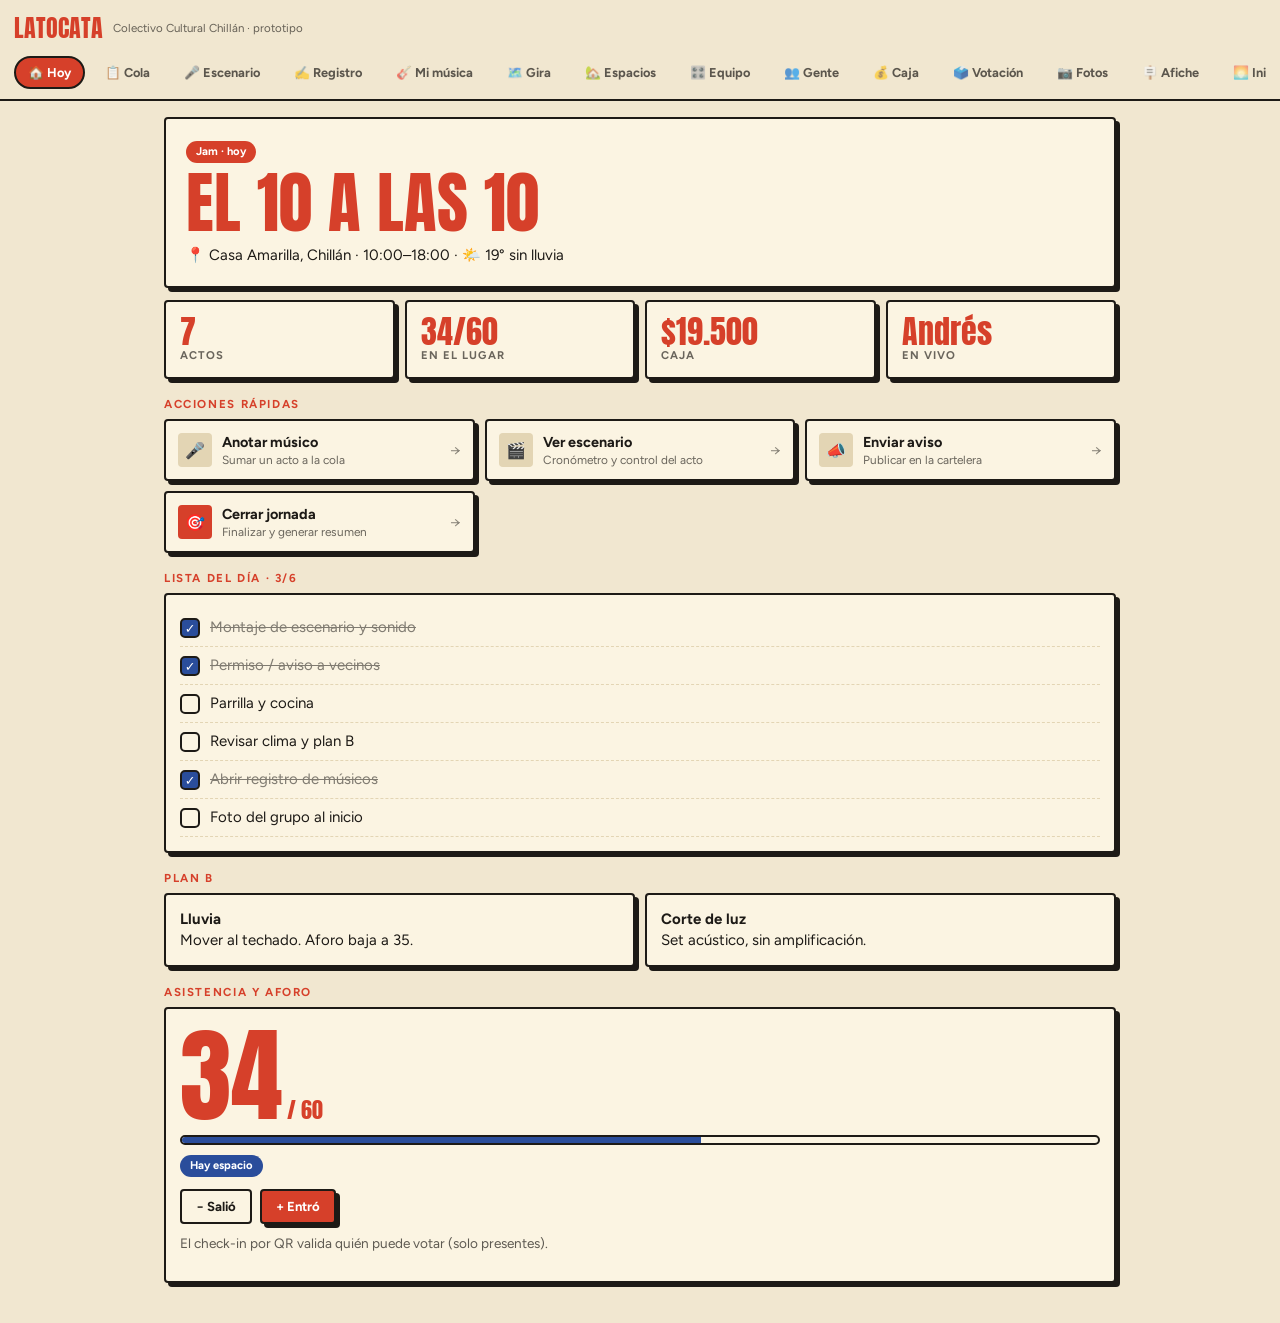
<file: prototipos/Pt-funcional.html>
<!DOCTYPE html>
<html lang="es-CL">
<head>
<meta charset="utf-8">
<meta name="viewport" content="width=device-width, initial-scale=1, viewport-fit=cover">
<title>LaTocata — Prototipo</title>
<link href="https://fonts.googleapis.com/css2?family=Anton&family=Fraunces:ital,wght@0,600;0,700;1,500;1,600&family=Figtree:wght@500;700&family=Space+Grotesk:wght@500;700&display=swap" rel="stylesheet">
<style>
:root{box-sizing:border-box;padding-top:env(safe-area-inset-top,0px);padding-bottom:env(safe-area-inset-bottom,0px)}
*,*::before,*::after{box-sizing:inherit;margin:0;padding:0}
html{scroll-padding-top:env(safe-area-inset-top,0px)}
body{font-family:'Figtree',system-ui,sans-serif;background:var(--bg);color:var(--ink);min-height:100vh;font-size:15px;line-height:1.4}
body[data-t=a]{--bg:#f1e7d0;--pa:#fbf4e2;--ink:#1d1a16;--a1:#d6402a;--a2:#2a4d9b;--on1:#fff;--on2:#fff;--ch:#e3d5b4;--fd:'Anton',Impact,sans-serif;--r:4px;--bw:2px;--sh:4px 4px 0 var(--ink);--tt:uppercase;--ti:normal}
body[data-t=c]{--bg:#f0e0b4;--pa:#fff6dc;--ink:#2b1a0d;--a1:#c0392b;--a2:#1f6b4a;--on1:#fff6dc;--on2:#fff6dc;--ch:#e6cf93;--fd:'Fraunces',serif;--r:16px;--bw:3px;--sh:0 4px 0 var(--ink);--tt:none;--ti:italic}
body[data-t=b]{--bg:#0c0a14;--pa:#171227;--ink:#f1ecff;--a1:#ff4fa3;--a2:#7b4dff;--on1:#fff;--on2:#fff;--ch:#2a2147;--fd:'Space Grotesk',sans-serif;--r:18px;--bw:1px;--sh:0 0 18px rgba(255,79,163,.4);--tt:none;--ti:normal}
body[data-t=d]{--bg:#cdb48a;--pa:#e6d4ae;--ink:#231b12;--a1:#1f4d3a;--a2:#f2b705;--on1:#f2e8d0;--on2:#231b12;--ch:#bfa271;--fd:'Anton',Impact,sans-serif;--r:2px;--bw:2px;--sh:3px 3px 0 var(--ink);--tt:uppercase;--ti:normal}
body[data-t=e]{--bg:#ffe3ec;--pa:#fff;--ink:#2a1f4d;--a1:#ff5c8a;--a2:#19b5a5;--on1:#fff;--on2:#fff;--ch:#ffd0de;--fd:'Fraunces',serif;--r:22px;--bw:2px;--sh:4px 4px 0 #2a1f4d;--tt:none;--ti:normal}
header{position:sticky;top:env(safe-area-inset-top,0px);z-index:5;background:var(--bg);border-bottom:var(--bw) solid var(--ink);padding:10px 14px 0}
.top{display:flex;align-items:center;gap:10px;flex-wrap:wrap}
.logo{font:1.5rem var(--fd);text-transform:var(--tt);color:var(--a1)}
.top small{opacity:.65;font-size:.72rem}
.nav{display:flex;gap:6px;overflow-x:auto;padding:10px 0;scrollbar-width:none}
.nav button{flex:none;background:transparent;color:var(--ink);border:var(--bw) solid transparent;border-radius:999px;padding:7px 12px;font:700 .8rem 'Figtree';cursor:pointer;opacity:.7}
.nav button.on{background:var(--a1);color:var(--on1);opacity:1;border-color:var(--ink)}
main{padding:16px 14px 40px;max-width:980px;margin:0 auto}
h2{font:1.7rem var(--fd);text-transform:var(--tt);font-style:var(--ti);margin-bottom:4px;line-height:1.05}
.sub{opacity:.7;font-size:.85rem;margin-bottom:14px}
h3{font:700 .72rem 'Figtree';letter-spacing:.14em;text-transform:uppercase;color:var(--a1);margin:18px 0 8px}
.g{display:grid;gap:10px}.g2{grid-template-columns:repeat(auto-fit,minmax(240px,1fr))}.g4{grid-template-columns:repeat(auto-fit,minmax(130px,1fr))}.g3{grid-template-columns:repeat(auto-fit,minmax(180px,1fr))}
.card{background:var(--pa);border:var(--bw) solid var(--ink);border-radius:var(--r);padding:14px;box-shadow:var(--sh)}
.k{font:2rem var(--fd);color:var(--a1);line-height:1}
.l{font-size:.7rem;text-transform:uppercase;letter-spacing:.1em;opacity:.65;font-weight:700}
.row{display:flex;align-items:center;gap:10px;padding:10px 12px;background:var(--pa);border:var(--bw) solid var(--ink);border-radius:var(--r);margin-bottom:8px}
.row .n{font:1.2rem var(--fd);width:28px;text-align:center;color:var(--a1);flex:none}
.row .t{flex:1;min-width:0;font-weight:700}.row .t small{display:block;font-weight:500;opacity:.65;font-size:.76rem}
.row.live{background:var(--a2);color:var(--on2)}.row.live .n{color:var(--on2)}
.row.done{opacity:.45}.row.skip{opacity:.4;text-decoration:line-through}
.btn{background:var(--a1);color:var(--on1);border:var(--bw) solid var(--ink);border-radius:var(--r);padding:8px 14px;font:700 .82rem 'Figtree';cursor:pointer;box-shadow:var(--sh)}
.btn.s{background:var(--pa);color:var(--ink);box-shadow:none}.btn.m{padding:5px 9px;font-size:.75rem}
.btn:active{transform:translateY(1px)}
.pill{display:inline-block;padding:3px 10px;border-radius:999px;background:var(--ch);font-size:.7rem;font-weight:700;margin:2px 2px 0 0}
.pill.ok{background:var(--a2);color:var(--on2)}.pill.hot{background:var(--a1);color:var(--on1)}
.hero{background:var(--pa);border:var(--bw) solid var(--ink);border-radius:var(--r);padding:20px;box-shadow:var(--sh)}
.hero .big{font:clamp(2.4rem,11vw,4.2rem) var(--fd);text-transform:var(--tt);font-style:var(--ti);line-height:.95;color:var(--a1);margin:8px 0 10px}
.crono{font:clamp(3.4rem,18vw,6.5rem) var(--fd);color:var(--a1);line-height:1;font-variant-numeric:tabular-nums}
.bar{height:10px;border:var(--bw) solid var(--ink);border-radius:99px;overflow:hidden;margin:8px 0;background:var(--pa)}
.bar b{display:block;height:100%;background:var(--a2)}.bar b.w{background:var(--a1)}
.chk{display:flex;gap:10px;align-items:center;padding:8px 0;border-bottom:1px dashed var(--ch);cursor:pointer}
.chk i{width:20px;height:20px;border:var(--bw) solid var(--ink);border-radius:5px;display:grid;place-items:center;font-style:normal;font-size:.8rem;flex:none}
.chk.d i{background:var(--a2);color:var(--on2)}.chk.d span{text-decoration:line-through;opacity:.55}
input,textarea{font:inherit;color:var(--ink);background:var(--pa);border:var(--bw) solid var(--ink);border-radius:var(--r);padding:8px 10px;min-width:0}
.tm{display:grid;grid-template-columns:repeat(auto-fit,minmax(110px,1fr));gap:8px}
.tm button{border:var(--bw) solid var(--ink);border-radius:var(--r);background:var(--pa);color:var(--ink);padding:12px 8px;font:700 .8rem 'Figtree';cursor:pointer}
.tm button.on{background:var(--a1);color:var(--on1)}
.map{height:150px;border:var(--bw) solid var(--ink);border-radius:var(--r);background:repeating-linear-gradient(45deg,var(--ch) 0 10px,var(--pa) 10px 20px);position:relative;margin-bottom:10px}
.map u{position:absolute;width:16px;height:16px;border-radius:50%;background:var(--a1);border:var(--bw) solid var(--ink)}
/* accesos rápidos (panel) */
.q{display:flex;gap:10px;align-items:center;padding:12px;background:var(--pa);border:var(--bw) solid var(--ink);border-radius:var(--r);cursor:pointer;text-align:left;font-family:inherit;color:var(--ink);width:100%;box-shadow:var(--sh)}
.q:hover{transform:translateY(-1px)}
.q .ic{width:34px;height:34px;border-radius:var(--r);background:var(--ch);display:grid;place-items:center;flex:none;font-size:1rem}
.q .tx{flex:1;min-width:0}
.q .tx b{display:block;font-size:.9rem}
.q .tx small{opacity:.65;font-size:.74rem}
.q .ar{font-size:.9rem;opacity:.5;flex:none}
.q.dg .ic{background:var(--a1);color:var(--on1)}
/* timeline vertical para historial */
.tl{position:relative;padding-left:22px}
.tl::before{content:"";position:absolute;left:6px;top:6px;bottom:6px;width:2px;background:var(--ch)}
.tl .n{position:relative;padding:8px 0}
.tl .n::before{content:"";position:absolute;left:-22px;top:14px;width:10px;height:10px;border-radius:50%;background:var(--a1);border:2px solid var(--ink)}
/* separación sutil */
.sep{height:1px;background:var(--ch);margin:14px 0}
</style>
</head>
<body data-t="a">
<header>
  <div class="top"><div class="logo">LaTocata</div><small id="ctx">Colectivo Cultural Chillán · prototipo</small></div>
  <nav class="nav" id="nav"></nav>
</header>
<main id="m"></main>
<script>
var $=function(i){return document.getElementById(i)};
var S={
  v:'hoy',t:'a',seg:222,aforo:34,
  acts:[
    {n:'Miguel',f:'solista · rock',e:'done',m:10},
    {n:'Andrés & Yayo',f:'dúo · folklore',e:'live',m:12},
    {n:'Excusa Rock',f:'banda · alternativo',e:'ok',m:15},
    {n:'Cata',f:'solista · blues · hasta que la bajen',e:'ok',m:20},
    {n:'Amaru',f:'solista · trova',e:'pend',m:10},
    {n:'Los Treiles',f:'banda · folklore fusión',e:'pend',m:20},
    {n:'Rompekadenas',f:'banda · punk',e:'pend',m:15}
  ],
  chk:[
    ['Montaje de escenario y sonido',1],
    ['Permiso / aviso a vecinos',1],
    ['Parrilla y cocina',0],
    ['Revisar clima y plan B',0],
    ['Abrir registro de músicos',1],
    ['Foto del grupo al inicio',0]
  ],
  caja:[['Gorra (aporte voluntario)',48000],['Carbón y bebidas',-22000],['Cuerdas de repuesto',-6500]],
  equipo:[
    ['Amplificador Fender 100W','Grupo',''],
    ['Micrófono SM58 #1','Grupo','Excusa Rock'],
    ['Micrófono SM58 #2','Grupo',''],
    ['Batería completa','Miguel',''],
    ['Bajo Squier','Grupo','']
  ],
  turnos:[
    ['Sonido','Seba'],['Puerta y aforo','Pame'],['Parrilla','Seba'],
    ['Fotos','Amaru'],['Cocina','Pame'],['Reemplazo de sonido','—']
  ],
  gente:[
    ['Andrés Monjes','músico · guitarra · anfitrión del espacio','guitarra'],
    ['Eduardo Quilodrán','músico · guitarra, voz · hace la app','guitarra, voz'],
    ['Amaru','colaborador · foto, publicidad','foto'],
    ['Seba','colaborador · parrilla','parrilla'],
    ['Pame','colaborador · cocina','cocina'],
    ['Miguel','músico · batería · trae la batería','batería'],
    ['Familia Rodríguez','vecinos · prestan sillas','vecinos']
  ],
  parada:[
    ['10 OCT','Casa Amarilla','Chillán',1,'hoy'],
    ['24 OCT','Galpón del Sindicato','Chillán',0,'confirmada'],
    ['07 NOV','Plaza Vieja','Chillán',0,'sin permiso'],
    ['21 NOV','Por definir','—',0,'idea']
  ],
  temas:[['a','Serigrafía'],['c','Textil'],['b','Escenario'],['d','Kraft'],['e','Risografía']],
  mus:{nombre:'Eduardo Quilodrán',apodo:'Yayo',email:'yayoqs@elisekai.com',
    stats:[['7','Actos'],['24','Temas'],['5','Tocatas'],['Sí','Recurrente']],
    proximas:[['10 OCT','El 10 a las 10','Posición 2 en la cola · 12 min','aprobado']],
    historial:[['26 SEP 2026','Noche de Micrófono Abierto #7','2 temas'],['14 AGO 2026','Jam de Invierno','3 temas']],
    kyu:340
  }
};
var VS=[
  ['hoy','🏠 Hoy'],['cola','📋 Cola'],['esc','🎤 Escenario'],['reg','✍️ Registro'],
  ['mus','🎸 Mi música'],['gira','🗺️ Gira'],['esp','🏡 Espacios'],['eq','🎛️ Equipo'],
  ['gen','👥 Gente'],['caja','💰 Caja'],['vot','🗳️ Votación'],['fot','📷 Fotos'],
  ['pub','🪧 Afiche'],['ini','🌅 Inicio'],['aj','⚙️ Ajustes']
];
var EST={done:'Terminado',live:'En vivo',ok:'Aprobado',pend:'Por aprobar',skip:'Saltado'};
function pad(x){return String(x).padStart(2,'0')}
function cr(){return pad(Math.floor(S.seg/60))+':'+pad(S.seg%60)}
function live(){return S.acts.find(function(a){return a.e==='live'})}
function fila(a,i,ctl){var b='';
  if(ctl){
    b+='<button class="btn s m" data-a="up:'+i+'">▲</button><button class="btn s m" data-a="dn:'+i+'">▼</button>';
    if(a.e==='pend')b+='<button class="btn m" data-a="ap:'+i+'">Aprobar</button>';
    if(a.e==='ok')b+='<button class="btn m" data-a="go:'+i+'">▶</button><button class="btn s m" data-a="sk:'+i+'">Saltar</button>';
    if(a.e==='live')b+='<button class="btn m" data-a="fin:'+i+'">✓ Fin</button>';
  }
  return '<div class="row '+a.e+'"><div class="n">'+(i+1)+'</div><div class="t">'+a.n+'<small>'+a.f+' · ~'+a.m+' min</small></div><span class="pill">'+EST[a.e]+'</span>'+b+'</div>'
}
function saldo(){return S.caja.reduce(function(a,c){return a+c[1]},0)}
var V={
  /* ===================== HOY (panel organizador) ===================== */
  hoy:function(){
    var d=S.chk.filter(function(c){return c[1]}).length,l=live();
    var aforoPct=S.aforo/60*100;
    return '<div class="hero"><span class="pill hot">Jam · hoy</span><div class="big">El 10 a las 10</div><div>📍 Casa Amarilla, Chillán · 10:00–18:00 · 🌤️ 19° sin lluvia</div></div>'+
    '<div class="g g4" style="margin-top:12px">'+
      '<div class="card"><div class="k">'+S.acts.length+'</div><div class="l">Actos</div></div>'+
      '<div class="card"><div class="k">'+S.aforo+'/60</div><div class="l">En el lugar</div></div>'+
      '<div class="card"><div class="k">$'+saldo().toLocaleString('es-CL')+'</div><div class="l">Caja</div></div>'+
      '<div class="card"><div class="k">'+(l?l.n.split(' ')[0]:'—')+'</div><div class="l">En vivo</div></div>'+
    '</div>'+
    '<h3>Acciones rápidas</h3>'+
    '<div class="g g2">'+
      '<button class="q" data-a="nav:reg"><span class="ic">🎤</span><span class="tx"><b>Anotar músico</b><small>Sumar un acto a la cola</small></span><span class="ar">→</span></button>'+
      '<button class="q" data-a="nav:esc"><span class="ic">🎬</span><span class="tx"><b>'+(l?'Ver escenario':'Iniciar jornada')+'</b><small>Cronómetro y control del acto</small></span><span class="ar">→</span></button>'+
      '<button class="q" data-a="aviso"><span class="ic">📣</span><span class="tx"><b>Enviar aviso</b><small>Publicar en la cartelera</small></span><span class="ar">→</span></button>'+
      '<button class="q dg" data-a="cerrar"><span class="ic">🎯</span><span class="tx"><b>Cerrar jornada</b><small>Finalizar y generar resumen</small></span><span class="ar">→</span></button>'+
    '</div>'+
    '<h3>Lista del día · '+d+'/'+S.chk.length+'</h3>'+
    '<div class="card">'+S.chk.map(function(c,i){return '<div class="chk '+(c[1]?'d':'')+'" data-a="ck:'+i+'"><i>'+(c[1]?'✓':'')+'</i><span>'+c[0]+'</span></div>'}).join('')+'</div>'+
    '<h3>Plan B</h3>'+
    '<div class="g g2">'+
      '<div class="card"><b>Lluvia</b><br>Mover al techado. Aforo baja a 35.</div>'+
      '<div class="card"><b>Corte de luz</b><br>Set acústico, sin amplificación.</div>'+
    '</div>'+
    '<h3>Asistencia y aforo</h3>'+
    '<div class="card"><div class="crono">'+S.aforo+'<span style="font-size:1.4rem"> / 60</span></div>'+
    '<div class="bar"><b class="'+(aforoPct>90?'w':'')+'" style="width:'+aforoPct+'%"></b></div>'+
    (aforoPct>90?'<span class="pill hot">Cerca del aforo</span>':'<span class="pill ok">Hay espacio</span>')+
    '<div style="display:flex;gap:8px;margin-top:12px"><button class="btn s" data-a="af:-1">− Salió</button><button class="btn" data-a="af:1">+ Entró</button></div>'+
    '<p class="sub" style="margin-top:10px">El check-in por QR valida quién puede votar (solo presentes).</p></div>';
  },

  /* ===================== COLA ===================== */
  cola:function(){
    return '<h2>Cola de presentaciones</h2><div class="sub">Reordena, aprueba e inicia. Cada cambio recalcula horarios.</div>'+
    S.acts.map(function(a,i){return fila(a,i,1)}).join('');
  },

  /* ===================== ESCENARIO (ampliado) ===================== */
  esc:function(){
    var a=live();
    if(!a)return '<h2>Escenario</h2><div class="card">No hay acto en vivo. Inicia uno desde la cola.</div>';
    var p=Math.min(100,S.seg/(a.m*60)*100),nx=S.acts.find(function(x){return x.e==='ok'});
    return '<div class="hero"><span class="pill ok">● En vivo</span>'+
      '<div class="big">'+a.n+'</div>'+
      '<div class="sub">'+a.f+'</div>'+
      '<div class="crono" id="cr">'+cr()+'</div>'+
      '<div class="bar"><b id="bb" class="'+(p>=100?'w':'')+'" style="width:'+p+'%"></b></div>'+
      '<div class="sub">estimado '+a.m+' min</div>'+
      '<div style="display:flex;gap:8px;flex-wrap:wrap"><button class="btn s" data-a="ex:5">+5 min</button><button class="btn s" data-a="ex:10">+10 min</button><button class="btn" data-a="fin:'+S.acts.indexOf(a)+'">✓ Terminar</button><button class="btn s" data-a="sk:'+S.acts.indexOf(a)+'">Cortar</button></div>'+
    '</div>'+
    '<h3>Temas</h3>'+
    '<div class="card"><ol style="padding-left:18px"><li>La jardinera <small style="opacity:.6">· 4 min</small></li><li>Gracias a la vida <small style="opacity:.6">· 4 min</small></li></ol></div>'+
    '<h3>Notas del organizador</h3>'+
    '<div class="card"><textarea rows="3" style="width:100%" placeholder="Buena onda, volver a invitar, qué funcionó..."></textarea><div style="margin-top:8px"><button class="btn s m">Guardar notas</button></div></div>'+
    '<h3>Viene después</h3>'+
    (nx?'<div class="card"><b>'+nx.n+'</b><br><small>'+nx.f+'</small></div>':'<div class="card">Nadie aprobado en cola.</div>');
  },

  /* ===================== REGISTRO ===================== */
  reg:function(){
    return '<h2>Registro de músicos</h2><div class="sub">Link público + aprobación rápida.</div>'+
    '<div class="card" style="margin-bottom:12px">🔗 <b>latocata.elisekai.com/anotarse/10-a-las-10</b><br><span class="l">QR descargable · cupos: 7/12 · lista de espera: 2</span></div>'+
    '<div class="card" style="margin-bottom:12px"><div class="l" style="margin-bottom:8px">Formulario que ve el músico</div>'+
    '<div class="g g2"><input placeholder="Nombre o banda"><input placeholder="Formato (solista, dúo, banda)"><input placeholder="Género"><input placeholder="Instrumentos que trae / necesita"><input placeholder="Minutos que necesita"><input placeholder="WhatsApp"></div>'+
    '<p style="margin-top:8px"><span class="pill">☐ Necesita amplificador</span><span class="pill">☐ Hasta que lo bajen</span></p></div>'+
    S.acts.filter(function(a){return a.e==='pend'}).map(function(a){return fila(a,S.acts.indexOf(a),1)}).join('');
  },

  /* ===================== MI MÚSICA ===================== */
  mus:function(){
    var m=S.mus;
    return '<div class="hero"><span class="pill ok">Músico</span><div class="big">'+m.nombre+'</div><div class="sub">"'+m.apodo+'" · '+m.email+'</div><div style="display:flex;gap:8px;flex-wrap:wrap"><button class="btn s m">Editar perfil</button></div></div>'+
    '<div class="g g4" style="margin-top:12px">'+m.stats.map(function(s){return '<div class="card"><div class="k">'+s[0]+'</div><div class="l">'+s[1]+'</div></div>'}).join('')+'</div>'+
    '<h3>Mis próximas presentaciones</h3>'+m.proximas.map(function(p){return '<div class="row"><div class="n" style="width:auto;font-size:.95rem">'+p[0]+'</div><div class="t">'+p[1]+'<small>'+p[2]+'</small></div><span class="pill ok">Aprobado</span></div>'}).join('')+
    '<h3>Historial</h3>'+
    '<div class="tl">'+m.historial.map(function(h){return '<div class="n"><div class="l">'+h[0]+'</div><b>'+h[1]+'</b><div class="sub" style="margin:0">'+h[2]+'</div></div>'}).join('')+'</div>'+
    '<div class="card" style="margin-top:16px"><div class="k">'+m.kyu+'</div><div class="l">KYU acumulados · experimental</div><p class="sub" style="margin-top:8px">El canje de KYU estará disponible próximamente en el ecosistema.</p></div>';
  },

  /* ===================== GIRA ===================== */
  gira:function(){
    return '<h2>Gira / circuito</h2><div class="sub">Lo itinerante: la serie de fechas y lugares del colectivo.</div>'+
    '<div class="map"><u style="left:20%;top:55%"></u><u style="left:55%;top:30%"></u><u style="left:78%;top:65%"></u></div>'+
    S.parada.map(function(p,i){return '<div class="row'+(p[3]?' live':'')+'"><div class="n" style="width:auto;font-size:.95rem">'+p[0]+'</div><div class="t">'+p[1]+'<small>'+p[2]+'</small></div><span class="pill">'+p[4]+'</span></div>'}).join('')+
    '<div style="display:flex;gap:8px;flex-wrap:wrap;margin-top:8px"><button class="btn">+ Nueva fecha</button><button class="btn s">Repetir tocata en otro espacio</button></div>';
  },

  /* ===================== ESPACIOS ===================== */
  esp:function(){
    return '<h2>Espacios</h2><div class="sub">Reglas de cada lugar con alerta de ruido.</div>'+
    '<div class="g g2">'+
    [['Casa Amarilla',60,'Sin amplificadores después de 23:30','Andrés Monjes'],
     ['Galpón del Sindicato',120,'Sonido hasta las 2 AM','Sindicato de Panaderos'],
     ['Plaza Vieja',200,'Requiere permiso municipal','Municipalidad']]
    .map(function(e){return '<div class="card"><b style="font:1.3rem var(--fd)">'+e[0]+'</b><br>👥 '+e[1]+' · 🤝 '+e[3]+'<p style="margin:8px 0"><span class="pill ok">Baños</span><span class="pill ok">Electricidad</span><span class="pill hot">Horario de ruido</span></p><small>'+e[2]+'</small></div>'}).join('')+'</div>';
  },

  /* ===================== EQUIPO ===================== */
  eq:function(){
    return '<h2>Equipo y préstamos</h2><div class="sub">Quién tiene qué, y checklist de desmontaje.</div>'+
    S.equipo.map(function(q,i){return '<div class="row"><div class="t">'+q[0]+'<small>de '+q[1]+(q[2]?' · prestado a <b>'+q[2]+'</b>':'')+'</small></div><button class="btn m '+(q[2]?'s':'')+'" data-a="pr:'+i+'">'+(q[2]?'Devolver':'Prestar')+'</button></div>'}).join('');
  },

  /* ===================== GENTE (comunidad + turnos) ===================== */
  gen:function(){
    return '<h2>Gente</h2><div class="sub">Comunidad del colectivo y turnos del evento. Los roles se definen acá, la cuenta es del ecosistema Elisekai.</div>'+
    '<h3>Comunidad</h3>'+
    S.gente.map(function(g){return '<div class="row"><div class="t">'+g[0]+'<small>'+g[1]+'</small></div>'+(g[2]?'<span class="pill">'+g[2]+'</span>':'')+'</div>'}).join('')+
    '<h3>Turnos del evento</h3>'+
    S.turnos.map(function(t){return '<div class="row"><div class="t">'+t[0]+'<small>'+t[1]+'</small></div><span class="pill '+(t[1]==='—'?'hot':'ok')+'">'+(t[1]==='—'?'Sin asignar':'Asignado')+'</span></div>'}).join('');
  },

  /* ===================== CAJA ===================== */
  caja:function(){
    return '<h2>Caja del evento</h2><div class="sub">Gorra, gastos y rendición al grupo.</div>'+
    '<div class="card" style="margin-bottom:10px"><div class="k">$'+saldo().toLocaleString('es-CL')+'</div><div class="l">saldo</div></div>'+
    S.caja.map(function(c){return '<div class="row"><div class="t">'+c[0]+'</div><b style="color:'+(c[1]>0?'var(--a2)':'var(--a1)')+'">'+(c[1]>0?'+':'')+c[1].toLocaleString('es-CL')+'</b></div>'}).join('')+
    '<div style="display:flex;gap:6px;flex-wrap:wrap;margin-top:8px"><input id="cn" placeholder="Concepto"><input id="cm" type="number" placeholder="Monto" style="width:100px"><button class="btn" data-a="cj:1">+ Ingreso</button><button class="btn s" data-a="cj:-1">− Gasto</button></div>';
  },

  /* ===================== VOTACIÓN ===================== */
  vot:function(){
    return '<h2>Votaciones</h2><div class="sub">El público presente vota desde su celular. KYU como premio es experimental.</div>'+
    '<div class="g g2">'+
      '<div class="card"><span class="pill ok">Activa</span><br><b style="font:1.3rem var(--fd)">Mejor acto de la noche</b>'+
      ['Andrés & Yayo','Excusa Rock','Los Treiles'].map(function(o,i){return '<div style="margin-top:8px">'+o+'<div class="bar"><b style="width:'+[48,30,22][i]+'%"></b></div></div>'}).join('')+
      '<span class="pill">🔒 Solo presentes</span><span class="pill hot">Premio: cena para dos</span><span class="pill">50 KYU (exp.)</span></div>'+
      '<div class="card"><span class="pill">Borrador</span><br><b style="font:1.3rem var(--fd)">Tema más pedido</b><p class="sub">La jardinera · Cielo roto · Marea baja</p><button class="btn">Activar</button></div>'+
    '</div>';
  },

  /* ===================== FOTOS ===================== */
  fot:function(){
    return '<h2>Fotos</h2><div class="sub">Álbum por tocata, etiqueta por acto.</div>'+
    '<div class="g g4">'+[1,2,3,4,5,6,7,8].map(function(i){return '<div class="card" style="aspect-ratio:1;display:grid;place-items:center;font-size:2rem;background:'+(i%2?'var(--a1)':'var(--a2)')+'">📷</div>'}).join('')+'</div>';
  },

  /* ===================== AFICHE ===================== */
  pub:function(){
    return '<div class="hero"><div class="l">Colectivo Cultural Chillán presenta</div>'+
    '<div class="big">El 10 a las 10</div>'+
    '<p>Jam de primavera en el patio. Micrófono abierto, parrilla y buena onda.</p>'+
    '<p style="margin:10px 0"><b>📅 Sáb 10 oct · 10:00</b><br><b>📍 Casa Amarilla, Chillán</b></p>'+
    S.acts.map(function(a){return '<span class="pill">'+a.n+'</span>'}).join('')+
    '<div style="display:flex;gap:8px;margin-top:14px;flex-wrap:wrap"><button class="btn">Quiero tocar</button><button class="btn s">Cómo llegar</button><button class="btn s">Compartir imagen</button></div></div>';
  },

  /* ===================== INICIO PÚBLICO ===================== */
  ini:function(){
    return '<div class="hero"><span class="pill hot">Jam</span><div class="big">El 10 a las 10</div>'+
    '<p>Jam de primavera en el patio. Micrófono abierto, parrilla, y buena onda.</p>'+
    '<div style="display:flex;flex-wrap:wrap;gap:14px;margin:14px 0">'+
      '<span>📅 sábado 10 de octubre de 2026</span><span>📍 Casa Amarilla</span><span>🕐 10:00</span>'+
    '</div>'+
    '<div style="display:flex;gap:8px;flex-wrap:wrap">'+
      '<button class="btn">Ver cartelera en vivo</button><button class="btn s">Quiero tocar</button>'+
    '</div></div>'+
    '<h3>Próximas tocatas</h3>'+
    '<div class="g g2">'+
      '<div class="row"><div class="n" style="width:auto;font-size:.95rem">10<br><small>OCT</small></div><div class="t">El 10 a las 10<small>Casa Amarilla · 10:00</small></div></div>'+
      '<div class="row"><div class="n" style="width:auto;font-size:.95rem">24<br><small>OCT</small></div><div class="t">La Jam del Vecindario<small>Galpón del Sindicato · 20:00</small></div></div>'+
    '</div>';
  },

  /* ===================== AJUSTES ===================== */
  aj:function(){
    return '<h2>Ajustes</h2><div class="sub">Tema visual del grupo (se guarda en este navegador).</div>'+
    '<div class="tm">'+S.temas.map(function(t){return '<button class="'+(S.t===t[0]?'on':'')+'" data-a="th:'+t[0]+'">'+t[1]+'</button>'}).join('')+'</div>'+
    '<h3>Roles</h3><div class="card">Organizador · Staff · Músico · Anfitrión · Público. La asignación se hace desde el perfil global de Elisekai.</div>';
  }
};
function draw(){
  $('nav').innerHTML=VS.map(function(v){return '<button class="'+(S.v===v[0]?'on':'')+'" data-v="'+v[0]+'">'+v[1]+'</button>'}).join('');
  $('m').innerHTML=V[S.v]();
  document.body.setAttribute('data-t',S.t);
}
function mv(i,d){var j=i+d;if(j<0||j>=S.acts.length)return;var t=S.acts[i];S.acts[i]=S.acts[j];S.acts[j]=t}
function toast(msg){var el=document.createElement('div');el.textContent=msg;el.style.cssText='position:fixed;bottom:80px;right:16px;background:var(--ink);color:var(--bg);padding:10px 14px;border-radius:var(--r);box-shadow:var(--sh);z-index:50;font-size:.85rem;font-weight:700';document.body.appendChild(el);setTimeout(function(){el.remove()},2500)}
document.addEventListener('click',function(e){
  var v=e.target.closest('[data-v]');
  if(v){S.v=v.dataset.v;draw();return}
  var b=e.target.closest('[data-a]');if(!b)return;
  var p=b.dataset.a.split(':'),k=p[0],x=+p[1],a=S.acts[x];
  if(k==='up')mv(x,-1);
  if(k==='dn')mv(x,1);
  if(k==='ap')a.e='ok';
  if(k==='sk')a.e='skip';
  if(k==='go'){var l=live();if(l)l.e='done';a.e='live';S.seg=0}
  if(k==='fin')a.e='done';
  if(k==='ex'){var q=live();if(q)q.m+=x}
  if(k==='ck')S.chk[x][1]=S.chk[x][1]?0:1;
  if(k==='af')S.aforo=Math.max(0,Math.min(70,S.aforo+x));
  if(k==='pr')S.equipo[x][2]=S.equipo[x][2]?'':'Andrés';
  if(k==='cj'){var n=$('cn').value||'Movimiento',mo=+$('cm').value;if(mo)S.caja.push([n,mo*x])}
  if(k==='th'){S.t=p[1];try{localStorage.setItem('lt',S.t)}catch(_){}}
  if(k==='nav'){S.v=p[1]}
  if(k==='aviso'){toast('Aviso publicado en la cartelera.')}
  if(k==='cerrar'){toast('Jornada cerrada. Resumen generado.')}
  draw();
});
setInterval(function(){
  S.seg++;
  var c=$('cr');
  if(c){
    c.textContent=cr();
    var l=live();
    if(l){var b=$('bb');if(b)b.style.width=Math.min(100,S.seg/(l.m*60)*100)+'%'}
  }
},1000);
try{var g=localStorage.getItem('lt');if(g)S.t=g}catch(_){}
draw();
</script>
</body>
</html>
</file>
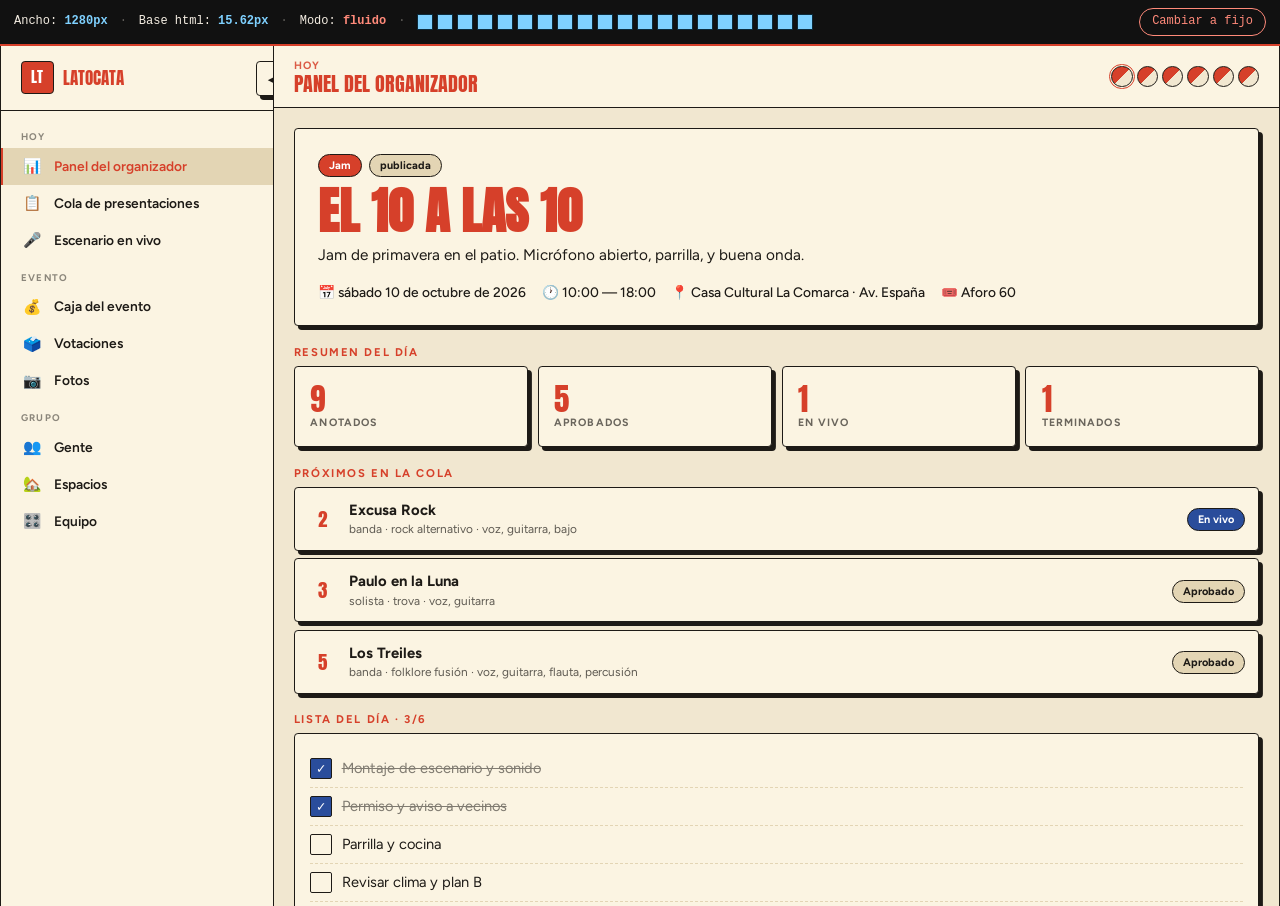
<file: prototipos/Pt1.html>
<!DOCTYPE html>
<html lang="es-CL" data-tema="a" data-modo="fluido">
<head>
<meta charset="utf-8">
<meta name="viewport" content="width=device-width, initial-scale=1, viewport-fit=cover">
<title>LaTocata — Banco de prueba del zoom</title>
<link href="https://fonts.googleapis.com/css2?family=Anton&family=Figtree:wght@500;700&display=swap" rel="stylesheet">
<style>
/* ================================================================
   BASE FLUIDA — el corazón del experimento
   ================================================================
   Modo fluido: clamp() con ancla en vw. Escala entre 13.5px (320px)
   y 16px (1600px+).
   Modo fijo: 16px constante, como el prototipo original.
   ================================================================ */
html {
  box-sizing: border-box;
  font-size: clamp(13.5px, 0.22vw + 12.8px, 16px);
  scroll-behavior: smooth;
}
html[data-modo="fijo"] {
  font-size: 16px;
}
*, *::before, *::after { box-sizing: inherit; margin: 0; padding: 0; }

body {
  font-family: 'Figtree', system-ui, sans-serif;
  background: var(--bg);
  color: var(--ink);
  min-height: 100dvh;
  font-size: 0.9375rem; /* 15px @ base 16 */
  line-height: 1.4;
  transition: background 0.25s ease, color 0.25s ease;
}
h1, h2, h3 { font-weight: 700; line-height: 1.1; }
button { font: inherit; color: inherit; cursor: pointer; border: none; background: none; }
ul, ol { list-style: none; }

/* Tema A — Serigrafía, solo lo mínimo para la prueba */
html[data-tema="a"] {
  --bg:#f1e7d0; --pa:#fbf4e2; --ink:#1d1a16;
  --a1:#d6402a; --a2:#2a4d9b; --on1:#fff; --on2:#fff;
  --ch:#e3d5b4; --fd:'Anton',Impact,sans-serif;
  --r:0.25rem; --bw:0.125rem; --sh:0.25rem 0.25rem 0 var(--ink);
  --tt:uppercase; --ti:normal;
}

/* ================================================================
   BARRA DE DIAGNÓSTICO — en px fijos, para que no se confunda
   ================================================================ */
.debug {
  position: sticky;
  top: 0;
  z-index: 100;
  display: flex;
  flex-wrap: wrap;
  align-items: center;
  gap: 12px;
  padding: 8px 14px;
  background: #111;
  color: #f5eee3;
  font-family: ui-monospace, 'Cascadia Mono', Menlo, monospace;
  font-size: 12px;
  line-height: 1.3;
  border-bottom: 2px solid #d6402a;
}
.debug b { color: #ff8a7a; font-weight: 700; }
.debug__val { color: #7fd1ff; font-weight: 700; }
.debug__sep { opacity: 0.35; }
.debug__toggle {
  margin-left: auto;
  padding: 5px 12px;
  border: 1px solid #ff8a7a;
  border-radius: 999px;
  background: transparent;
  color: #ff8a7a;
  font: inherit;
  cursor: pointer;
}
.debug__toggle:hover { background: #ff8a7a; color: #111; }
.debug__bloques {
  display: flex;
  gap: 4px;
  align-items: center;
}
.debug__bloque {
  width: 16px; height: 16px;
  background: #7fd1ff;
  border: 1px solid #0b2a3a;
}

/* ================================================================
   SHELL DE PRUEBA
   ================================================================ */
.shell {
  display: grid;
  grid-template-columns: 17.5rem 1fr; /* 280px @ base 16 */
  height: calc(100dvh - 40px);
  max-width: 100rem; /* 1600px */
  margin-inline: auto;
  border-inline: 0.125rem solid var(--ink);
}
.shell.replegado { grid-template-columns: 4.5rem 1fr; }

.shell__lateral {
  background: var(--pa);
  border-right: 0.125rem solid var(--ink);
  display: flex;
  flex-direction: column;
  overflow: hidden;
  position: relative;
}

.shell__marca {
  display: flex;
  align-items: center;
  gap: 0.625rem;
  padding: 1rem 1.25rem;
  border-bottom: 0.125rem solid var(--ink);
  min-height: 4rem;
  flex-shrink: 0;
}
.shell__marca-logo {
  width: 2.125rem; height: 2.125rem;
  border-radius: var(--r);
  background: var(--a1);
  color: var(--on1);
  display: flex; align-items: center; justify-content: center;
  font-family: var(--fd);
  font-size: 0.95rem;
  border: 0.125rem solid var(--ink);
  flex-shrink: 0;
}
.shell__marca-texto {
  font-family: var(--fd);
  font-size: 1.1rem;
  text-transform: var(--tt);
  color: var(--a1);
  white-space: nowrap;
  transition: opacity 0.2s;
}
.shell.replegado .shell__marca-texto { opacity: 0; width: 0; overflow: hidden; }

.shell__btn-replegar {
  position: absolute;
  top: 1rem;
  right: -1.125rem;
  width: 2.25rem; height: 2.25rem;
  border-radius: var(--r);
  background: var(--pa);
  border: 0.125rem solid var(--ink);
  color: var(--ink);
  display: flex;
  align-items: center;
  justify-content: center;
  z-index: 30;
  box-shadow: var(--sh);
}

.shell__nav {
  flex: 1;
  overflow-y: auto;
  padding: 0.5rem 0;
}
.shell__grupo-titulo {
  font-size: 0.62rem;
  text-transform: uppercase;
  letter-spacing: 0.14em;
  font-weight: 700;
  opacity: 0.5;
  padding: 0.75rem 1.25rem 0.25rem;
  white-space: nowrap;
  transition: opacity 0.2s;
}
.shell.replegado .shell__grupo-titulo { opacity: 0; }

.shell__item {
  display: flex;
  align-items: center;
  gap: 0.75rem;
  padding: 0.5625rem 1.25rem;
  color: var(--ink);
  font-size: 0.88rem;
  font-weight: 600;
  border-left: 0.1875rem solid transparent;
  transition: background 0.15s, border-color 0.15s;
  white-space: nowrap;
  cursor: pointer;
  width: 100%;
  text-align: left;
}
.shell__item:hover { background: var(--ch); }
.shell__item.activo {
  background: var(--ch);
  border-left-color: var(--a1);
  color: var(--a1);
}
.shell__item-icono {
  width: 1.25rem; height: 1.25rem;
  flex-shrink: 0;
  display: flex; align-items: center; justify-content: center;
  font-size: 0.95rem;
}
.shell__item-label { transition: opacity 0.2s; flex: 1; min-width: 0; }
.shell.replegado .shell__item-label { opacity: 0; width: 0; overflow: hidden; }

.shell__principal {
  display: flex;
  flex-direction: column;
  min-width: 0;
  background: var(--bg);
  overflow: hidden;
}

.shell__topbar {
  display: flex;
  align-items: center;
  gap: 0.75rem;
  padding: 0.75rem 1.25rem;
  border-bottom: 0.125rem solid var(--ink);
  background: var(--pa);
  min-height: 4rem;
  flex-shrink: 0;
}
.shell__topbar-titulo-zona { flex: 1; min-width: 0; }
.shell__eyebrow {
  font-size: 0.68rem;
  text-transform: uppercase;
  letter-spacing: 0.12em;
  font-weight: 700;
  color: var(--a1);
  opacity: 0.85;
}
.shell__titulo {
  font-family: var(--fd);
  font-size: 1.25rem;
  text-transform: var(--tt);
  color: var(--a1);
  white-space: nowrap;
  overflow: hidden;
  text-overflow: ellipsis;
  line-height: 1.05;
}
.shell__selector-tema {
  display: flex;
  gap: 0.25rem;
  flex-shrink: 0;
}
.shell__tema-btn {
  width: 1.375rem; height: 1.375rem;
  border-radius: 50%;
  border: 0.125rem solid var(--ink);
  background: linear-gradient(135deg, var(--a1) 50%, var(--bg) 50%);
}
.shell__tema-btn.activo { outline: 0.125rem solid var(--a1); outline-offset: 0.125rem; }

.shell__contenido {
  flex: 1;
  overflow-y: auto;
  padding: 1.25rem;
}

/* ================================================================
   COMPONENTES DE PRUEBA
   ================================================================ */
.hero {
  background: var(--pa);
  border: 0.125rem solid var(--ink);
  border-radius: var(--r);
  padding: 1.5rem;
  box-shadow: var(--sh);
}
.hero__badges { display: flex; gap: 0.375rem; margin-bottom: 0.625rem; flex-wrap: wrap; }
.hero__titulo {
  font-family: var(--fd);
  font-size: clamp(2rem, 6vw, 3.2rem);
  text-transform: var(--tt);
  color: var(--a1);
  line-height: 0.95;
  margin: 0.5rem 0 0.625rem;
}
.hero__desc { font-size: 0.98rem; margin-bottom: 1rem; max-width: 40rem; line-height: 1.5; }
.hero__meta {
  display: flex; flex-wrap: wrap; gap: 1rem;
  font-size: 0.88rem; font-weight: 500;
}

h3 {
  font-size: 0.72rem;
  letter-spacing: 0.14em;
  text-transform: uppercase;
  color: var(--a1);
  margin: 1.25rem 0 0.5rem;
  font-weight: 700;
}
h3:first-child { margin-top: 0; }

.g { display: grid; gap: 0.625rem; }
.g--2fijo { grid-template-columns: repeat(2, 1fr); }
.g--4 { grid-template-columns: repeat(auto-fit, minmax(8.75rem, 1fr)); }

.card {
  background: var(--pa);
  border: 0.125rem solid var(--ink);
  border-radius: var(--r);
  padding: 1rem;
  box-shadow: var(--sh);
}
.k { font: 2rem/1 var(--fd); color: var(--a1); }
.l {
  font-size: 0.68rem;
  text-transform: uppercase;
  letter-spacing: 0.1em;
  opacity: 0.65;
  font-weight: 700;
  margin-top: 0.125rem;
}

.pill {
  display: inline-block;
  padding: 0.1875rem 0.625rem;
  border-radius: 999px;
  background: var(--ch);
  color: var(--ink);
  font-size: 0.7rem;
  font-weight: 700;
  border: 0.125rem solid var(--ink);
  margin: 0.125rem 0.125rem 0 0;
}
.pill--hot { background: var(--a1); color: var(--on1); }
.pill--ok { background: var(--a2); color: var(--on2); }

.row {
  display: flex;
  align-items: center;
  gap: 0.75rem;
  padding: 0.75rem;
  background: var(--pa);
  border: 0.125rem solid var(--ink);
  border-radius: var(--r);
  margin-bottom: 0.5rem;
  box-shadow: var(--sh);
}
.row__num {
  font-family: var(--fd);
  font-size: 1.2rem;
  width: 2rem;
  text-align: center;
  color: var(--a1);
  flex-shrink: 0;
}
.row__info { flex: 1; min-width: 0; }
.row__titulo { font-weight: 700; font-size: 0.95rem; }
.row__meta { font-size: 0.76rem; opacity: 0.7; margin-top: 0.0625rem; }

.btn {
  display: inline-flex;
  align-items: center;
  justify-content: center;
  gap: 0.375rem;
  padding: 0.5rem 0.875rem;
  background: var(--a1);
  color: var(--on1);
  border: 0.125rem solid var(--ink);
  border-radius: var(--r);
  font-size: 0.85rem;
  font-weight: 700;
  box-shadow: var(--sh);
  white-space: nowrap;
}
.btn--secundario { background: var(--pa); color: var(--ink); box-shadow: none; }

.chk {
  display: flex;
  gap: 0.625rem;
  align-items: center;
  padding: 0.5rem 0;
  border-bottom: 0.0625rem dashed var(--ch);
  cursor: pointer;
}
.chk:last-child { border-bottom: none; }
.chk i {
  width: 1.375rem; height: 1.375rem;
  border: 0.125rem solid var(--ink);
  border-radius: calc(var(--r) / 2);
  display: grid;
  place-items: center;
  font-style: normal;
  font-size: 0.8rem;
  flex-shrink: 0;
}
.chk.d i { background: var(--a2); color: var(--on2); }
.chk.d span { text-decoration: line-through; opacity: 0.55; }

/* Regla de 1rem para verificación visual */
.regla {
  display: flex;
  align-items: center;
  gap: 0.5rem;
  padding: 0.75rem 0;
  border-top: 0.0625rem dashed var(--ch);
  margin-top: 1rem;
}
.regla__bloque {
  width: 1rem;
  height: 1rem;
  background: var(--a1);
  border: 0.0625rem solid var(--ink);
  flex-shrink: 0;
}
.regla__texto { font-size: 0.72rem; opacity: 0.7; }

/* Barra inferior móvil (solo referencial) */
@media (max-width: 56.25rem) {
  .shell { grid-template-columns: 1fr; height: auto; }
  .shell__lateral { display: none; }
  .g--2fijo { grid-template-columns: 1fr; }
}

/* Barra debug en móviles */
@media (max-width: 37.5rem) {
  .debug { font-size: 10px; padding: 6px 10px; gap: 6px; }
  .debug__toggle { padding: 3px 8px; font-size: 10px; }
}
</style>
</head>
<body>

<div class="debug" role="status">
  <span>Ancho: <span class="debug__val" id="d-ancho">—</span></span>
  <span class="debug__sep">·</span>
  <span>Base html: <span class="debug__val" id="d-base">—</span></span>
  <span class="debug__sep">·</span>
  <span>Modo: <b id="d-modo">fluido</b></span>
  <span class="debug__sep">·</span>
  <span class="debug__bloques" aria-label="Referencia de 1rem"></span>
  <button class="debug__toggle" id="btn-modo">Cambiar a fijo</button>
</div>

<div class="shell" id="shell">
  <aside class="shell__lateral">
    <div class="shell__marca">
      <div class="shell__marca-logo">LT</div>
      <div class="shell__marca-texto">LaTocata</div>
      <button class="shell__btn-replegar" id="btn-replegar" title="Replegar">◀</button>
    </div>

    <nav class="shell__nav">
      <div class="shell__grupo-titulo">Hoy</div>
      <button class="shell__item activo">
        <span class="shell__item-icono">📊</span>
        <span class="shell__item-label">Panel del organizador</span>
      </button>
      <button class="shell__item">
        <span class="shell__item-icono">📋</span>
        <span class="shell__item-label">Cola de presentaciones</span>
      </button>
      <button class="shell__item">
        <span class="shell__item-icono">🎤</span>
        <span class="shell__item-label">Escenario en vivo</span>
      </button>

      <div class="shell__grupo-titulo">Evento</div>
      <button class="shell__item">
        <span class="shell__item-icono">💰</span>
        <span class="shell__item-label">Caja del evento</span>
      </button>
      <button class="shell__item">
        <span class="shell__item-icono">🗳️</span>
        <span class="shell__item-label">Votaciones</span>
      </button>
      <button class="shell__item">
        <span class="shell__item-icono">📷</span>
        <span class="shell__item-label">Fotos</span>
      </button>

      <div class="shell__grupo-titulo">Grupo</div>
      <button class="shell__item">
        <span class="shell__item-icono">👥</span>
        <span class="shell__item-label">Gente</span>
      </button>
      <button class="shell__item">
        <span class="shell__item-icono">🏡</span>
        <span class="shell__item-label">Espacios</span>
      </button>
      <button class="shell__item">
        <span class="shell__item-icono">🎛️</span>
        <span class="shell__item-label">Equipo</span>
      </button>
    </nav>
  </aside>

  <div class="shell__principal">
    <header class="shell__topbar">
      <div class="shell__topbar-titulo-zona">
        <div class="shell__eyebrow">Hoy</div>
        <div class="shell__titulo">Panel del organizador</div>
      </div>
      <div class="shell__selector-tema">
        <button class="shell__tema-btn activo" title="Serigrafía"></button>
        <button class="shell__tema-btn" title="Textil"></button>
        <button class="shell__tema-btn" title="Escenario"></button>
        <button class="shell__tema-btn" title="Kraft"></button>
        <button class="shell__tema-btn" title="Risografía"></button>
        <button class="shell__tema-btn" title="Original"></button>
      </div>
    </header>

    <main class="shell__contenido">
      <section class="hero">
        <div class="hero__badges">
          <span class="pill pill--hot">Jam</span>
          <span class="pill">publicada</span>
        </div>
        <h1 class="hero__titulo">El 10 a las 10</h1>
        <p class="hero__desc">Jam de primavera en el patio. Micrófono abierto, parrilla, y buena onda.</p>
        <div class="hero__meta">
          <span>📅 sábado 10 de octubre de 2026</span>
          <span>🕐 10:00 — 18:00</span>
          <span>📍 Casa Cultural La Comarca · Av. España</span>
          <span>🎟️ Aforo 60</span>
        </div>
      </section>

      <h3>Resumen del día</h3>
      <div class="g g--4">
        <div class="card"><div class="k">9</div><div class="l">Anotados</div></div>
        <div class="card"><div class="k">5</div><div class="l">Aprobados</div></div>
        <div class="card"><div class="k">1</div><div class="l">En vivo</div></div>
        <div class="card"><div class="k">1</div><div class="l">Terminados</div></div>
      </div>

      <h3>Próximos en la cola</h3>
      <div class="row">
        <div class="row__num">2</div>
        <div class="row__info">
          <div class="row__titulo">Excusa Rock</div>
          <div class="row__meta">banda · rock alternativo · voz, guitarra, bajo</div>
        </div>
        <span class="pill pill--ok">En vivo</span>
      </div>
      <div class="row">
        <div class="row__num">3</div>
        <div class="row__info">
          <div class="row__titulo">Paulo en la Luna</div>
          <div class="row__meta">solista · trova · voz, guitarra</div>
        </div>
        <span class="pill">Aprobado</span>
      </div>
      <div class="row">
        <div class="row__num">5</div>
        <div class="row__info">
          <div class="row__titulo">Los Treiles</div>
          <div class="row__meta">banda · folklore fusión · voz, guitarra, flauta, percusión</div>
        </div>
        <span class="pill">Aprobado</span>
      </div>

      <h3>Lista del día · 3/6</h3>
      <div class="card">
        <div class="chk d"><i>✓</i><span>Montaje de escenario y sonido</span></div>
        <div class="chk d"><i>✓</i><span>Permiso y aviso a vecinos</span></div>
        <div class="chk"><i></i><span>Parrilla y cocina</span></div>
        <div class="chk"><i></i><span>Revisar clima y plan B</span></div>
        <div class="chk d"><i>✓</i><span>Abrir registro de músicos</span></div>
        <div class="chk"><i></i><span>Foto del grupo al inicio</span></div>
      </div>

      <div class="regla">
        <div class="regla__bloque"></div>
        <span class="regla__texto">
          Este cuadrado mide exactamente 1rem. Si la base html cambia,
          el cuadrado cambia contigo.
        </span>
      </div>

      <div style="margin-top: 1.25rem; display:flex; gap:0.5rem; flex-wrap:wrap;">
        <button class="btn">Anotar músico</button>
        <button class="btn btn--secundario">Ver escenario</button>
        <button class="btn btn--secundario">Enviar aviso</button>
      </div>
    </main>
  </div>
</div>

<script>
const dAncho = document.getElementById('d-ancho');
const dBase  = document.getElementById('d-base');
const dModo  = document.getElementById('d-modo');
const btnM   = document.getElementById('btn-modo');
const html   = document.documentElement;

// Bloques de referencia de 1rem — se generan según el ancho del viewport
const contenedorBloques = document.querySelector('.debug__bloques');
function pintarBloques() {
  contenedorBloques.innerHTML = '';
  // Cuántos bloques de 1rem caben en el ancho útil del viewport
  const anchoUtil = window.innerWidth - 380;
  const cuantos = Math.max(0, Math.min(20, Math.floor(anchoUtil / parseFloat(getComputedStyle(html).fontSize))));
  for (let i = 0; i < cuantos; i++) {
    const b = document.createElement('div');
    b.className = 'debug__bloque';
    contenedorBloques.appendChild(b);
  }
}

function medir() {
  const base = getComputedStyle(html).fontSize;
  dAncho.textContent = window.innerWidth + 'px';
  dBase.textContent  = parseFloat(base).toFixed(2) + 'px';
  dModo.textContent  = html.dataset.modo;
  btnM.textContent   = html.dataset.modo === 'fluido' ? 'Cambiar a fijo' : 'Cambiar a fluido';
  pintarBloques();
}

btnM.addEventListener('click', () => {
  html.dataset.modo = html.dataset.modo === 'fluido' ? 'fijo' : 'fluido';
  medir();
});

document.getElementById('btn-replegar').addEventListener('click', () => {
  document.getElementById('shell').classList.toggle('replegado');
});

window.addEventListener('resize', medir);
medir();
</script>
</body>
</html>
</file>
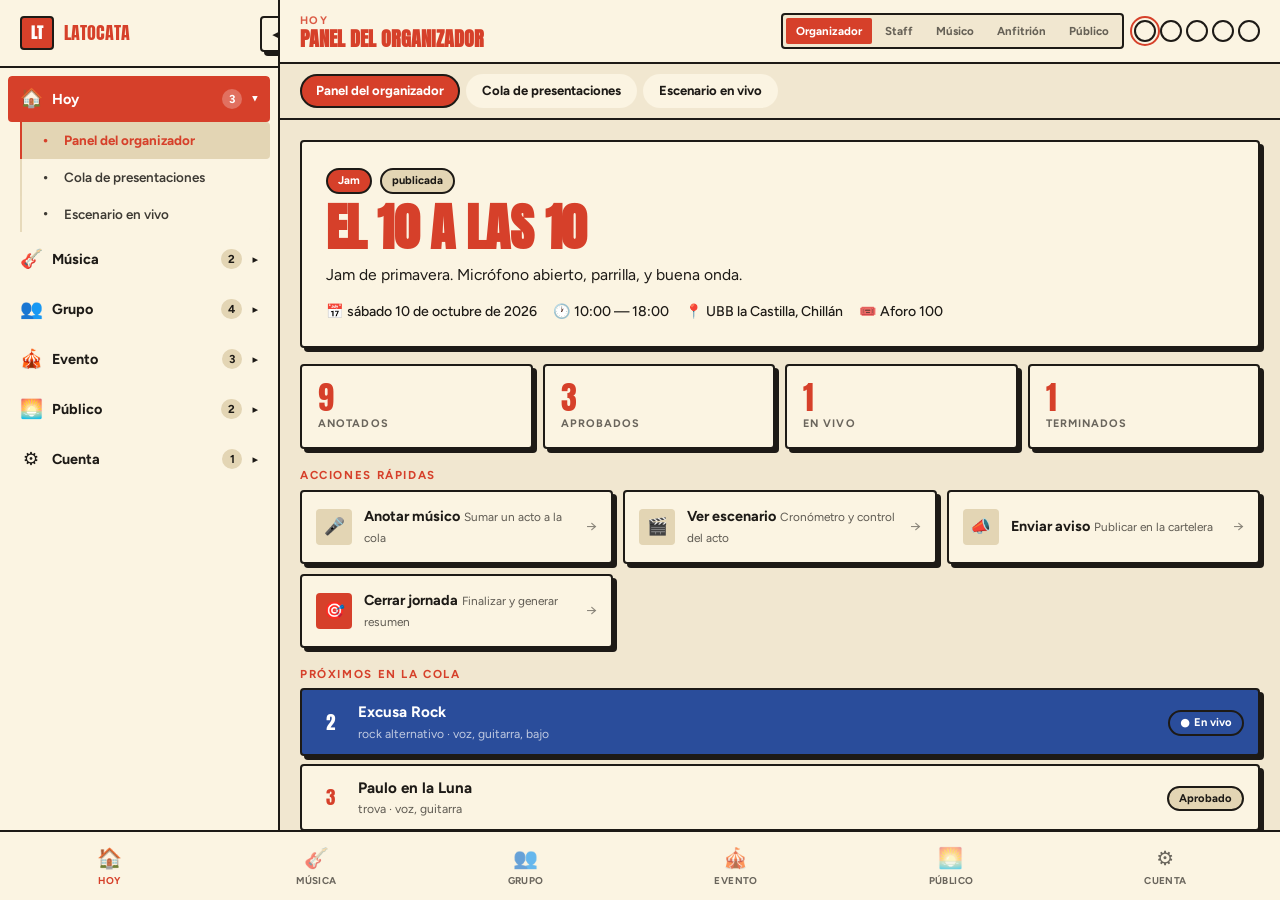
<file: prototipos/Pt3.html>
<!DOCTYPE html>
<html lang="es-CL" data-tema="a">
<head>
<meta charset="utf-8">
<meta name="viewport" content="width=device-width, initial-scale=1, viewport-fit=cover">
<title>LaTocata — Prototipo 3 · Sidebar acordeón</title>
<link href="https://fonts.googleapis.com/css2?family=Anton&family=Fraunces:ital,wght@0,600;0,700;1,500;1,600&family=Figtree:wght@500;700&family=Space+Grotesk:wght@500;700&display=swap" rel="stylesheet">
<style>
/* ================================================================
   BASE Y RESET
   ================================================================ */
:root { box-sizing: border-box; }
*, *::before, *::after { box-sizing: inherit; margin: 0; padding: 0; }
html { scroll-behavior: smooth; }
body {
  font-family: 'Figtree', system-ui, sans-serif;
  background: var(--bg);
  color: var(--ink);
  min-height: 100dvh;
  font-size: 15px;
  line-height: 1.4;
  transition: background 0.25s ease, color 0.25s ease;
}
h1, h2, h3, h4 { font-weight: 700; line-height: 1.1; }
button { font: inherit; color: inherit; cursor: pointer; border: none; background: none; }
input, textarea, select { font: inherit; color: inherit; }
a { color: var(--a1); text-decoration: none; }
ul, ol { list-style: none; }
::-webkit-scrollbar { width: 8px; height: 8px; }
::-webkit-scrollbar-thumb { background: var(--ch); border-radius: 4px; }

/* ================================================================
   TEMAS — 5 personalidades
   ================================================================ */
body[data-tema="a"] {
  --bg:#f1e7d0; --pa:#fbf4e2; --ink:#1d1a16;
  --a1:#d6402a; --a2:#2a4d9b; --on1:#fff; --on2:#fff;
  --ch:#e3d5b4; --fd:'Anton',Impact,sans-serif;
  --r:4px; --bw:2px; --sh:4px 4px 0 var(--ink);
  --tt:uppercase; --ti:normal;
}
body[data-tema="c"] {
  --bg:#f0e0b4; --pa:#fff6dc; --ink:#2b1a0d;
  --a1:#c0392b; --a2:#1f6b4a; --on1:#fff6dc; --on2:#fff6dc;
  --ch:#e6cf93; --fd:'Fraunces',serif;
  --r:16px; --bw:3px; --sh:0 4px 0 var(--ink);
  --tt:none; --ti:italic;
}
body[data-tema="b"] {
  --bg:#0c0a14; --pa:#171227; --ink:#f1ecff;
  --a1:#ff4fa3; --a2:#7b4dff; --on1:#fff; --on2:#fff;
  --ch:#2a2147; --fd:'Space Grotesk',sans-serif;
  --r:18px; --bw:1px; --sh:0 0 18px rgba(255,79,163,.4);
  --tt:none; --ti:normal;
}
body[data-tema="d"] {
  --bg:#cdb48a; --pa:#e6d4ae; --ink:#231b12;
  --a1:#1f4d3a; --a2:#f2b705; --on1:#f2e8d0; --on2:#231b12;
  --ch:#bfa271; --fd:'Anton',Impact,sans-serif;
  --r:2px; --bw:2px; --sh:3px 3px 0 var(--ink);
  --tt:uppercase; --ti:normal;
}
body[data-tema="e"] {
  --bg:#ffe3ec; --pa:#fff; --ink:#2a1f4d;
  --a1:#ff5c8a; --a2:#19b5a5; --on1:#fff; --on2:#fff;
  --ch:#ffd0de; --fd:'Fraunces',serif;
  --r:22px; --bw:2px; --sh:4px 4px 0 #2a1f4d;
  --tt:none; --ti:normal;
}

/* ================================================================
   SHELL
   ================================================================ */
.shell {
  display: grid;
  grid-template-columns: 280px 1fr;
  height: 100dvh;
  transition: grid-template-columns 0.28s ease;
}
.shell.replegado { grid-template-columns: 72px 1fr; }

/* ---------- Sidebar ---------- */
.shell__lateral {
  background: var(--pa);
  border-right: var(--bw) solid var(--ink);
  display: flex;
  flex-direction: column;
  overflow: hidden;
  position: relative;
}

.shell__marca {
  display: flex;
  align-items: center;
  gap: 10px;
  padding: 16px 20px;
  border-bottom: var(--bw) solid var(--ink);
  min-height: 64px;
  flex-shrink: 0;
}
.shell__marca-logo {
  width: 34px; height: 34px;
  border-radius: var(--r);
  background: var(--a1);
  color: var(--on1);
  display: flex; align-items: center; justify-content: center;
  font-family: var(--fd);
  font-weight: 700;
  font-size: 0.95rem;
  border: var(--bw) solid var(--ink);
  text-transform: var(--tt);
  font-style: var(--ti);
  flex-shrink: 0;
}
.shell__marca-texto {
  font-family: var(--fd);
  font-size: 1.1rem;
  text-transform: var(--tt);
  font-style: var(--ti);
  color: var(--a1);
  white-space: nowrap;
  transition: opacity 0.2s;
}
.shell.replegado .shell__marca-texto { opacity: 0; width: 0; overflow: hidden; }

.shell__lateral-scroll {
  flex: 1;
  overflow-y: auto;
  padding: 8px;
}

/* ---------- Acordeón ---------- */
.shell__grupo {
  margin-bottom: 4px;
  border-radius: var(--r);
  overflow: hidden;
}

.shell__grupo-btn {
  display: flex;
  align-items: center;
  gap: 10px;
  width: 100%;
  padding: 12px 12px;
  color: var(--ink);
  font-size: 0.9rem;
  font-weight: 700;
  border-radius: var(--r);
  transition: background 0.15s;
  text-align: left;
}
.shell__grupo-btn:hover { background: var(--ch); }
.shell__grupo-btn.expandido {
  background: var(--a1);
  color: var(--on1);
}

.shell__grupo-icono {
  width: 22px; height: 22px;
  flex-shrink: 0;
  display: flex;
  align-items: center;
  justify-content: center;
  font-size: 1.15rem;
}
.shell__grupo-label {
  flex: 1;
  min-width: 0;
  white-space: nowrap;
  overflow: hidden;
  text-overflow: ellipsis;
  transition: opacity 0.2s;
}
.shell.replegado .shell__grupo-label,
.shell.replegado .shell__grupo-count,
.shell.replegado .shell__grupo-flecha { opacity: 0; width: 0; }

.shell__grupo-count {
  font-size: 0.72rem;
  font-weight: 700;
  padding: 2px 7px;
  background: var(--ch);
  color: var(--ink);
  border-radius: 99px;
  min-width: 20px;
  text-align: center;
  transition: all 0.2s;
}
.shell__grupo-btn.expandido .shell__grupo-count {
  background: rgba(255,255,255,0.25);
  color: var(--on1);
}

.shell__grupo-flecha {
  font-size: 0.7rem;
  transition: transform 0.25s ease;
  flex-shrink: 0;
}
.shell__grupo-btn.expandido .shell__grupo-flecha {
  transform: rotate(90deg);
}

/* ---------- Sub-vistas (acordeón) ---------- */
.shell__grupo-vistas {
  display: grid;
  grid-template-rows: 0fr;
  transition: grid-template-rows 0.25s ease;
}
.shell__grupo.expandido .shell__grupo-vistas {
  grid-template-rows: 1fr;
}
.shell__grupo-vistas-inner {
  overflow: hidden;
  display: flex;
  flex-direction: column;
  padding-left: 12px;
}

.shell__item {
  display: flex;
  align-items: center;
  gap: 10px;
  padding: 9px 14px;
  color: var(--ink);
  font-size: 0.84rem;
  font-weight: 600;
  border-left: 2px solid var(--ch);
  border-radius: 0 var(--r) var(--r) 0;
  transition: all 0.15s;
  white-space: nowrap;
  cursor: pointer;
  width: 100%;
  text-align: left;
  opacity: 0.85;
}
.shell__item:hover {
  background: var(--ch);
  opacity: 1;
}
.shell__item.activo {
  background: var(--ch);
  border-left-color: var(--a1);
  color: var(--a1);
  opacity: 1;
  font-weight: 700;
}
.shell__item-icono {
  width: 18px; height: 18px;
  flex-shrink: 0;
  display: flex;
  align-items: center;
  justify-content: center;
  font-size: 0.95rem;
}

/* Replegado: los grupos se muestran como iconos sin acordeón */
.shell.replegado .shell__grupo-vistas {
  grid-template-rows: 0fr !important;
}
.shell.replegado .shell__grupo-count,
.shell.replegado .shell__grupo-flecha { display: none; }

.shell__lateral-pie {
  border-top: var(--bw) solid var(--ink);
  padding: 12px;
  display: flex;
  align-items: center;
  gap: 10px;
  flex-shrink: 0;
  font-size: 0.78rem;
}
.shell__usuario-avatar {
  width: 32px; height: 32px;
  border-radius: 50%;
  background: var(--a2);
  color: var(--on2);
  display: flex; align-items: center; justify-content: center;
  font-weight: 700;
  font-size: 0.75rem;
  flex-shrink: 0;
  border: var(--bw) solid var(--ink);
}
.shell__usuario-info { transition: opacity 0.2s; min-width: 0; }
.shell__usuario-nombre { font-weight: 700; white-space: nowrap; }
.shell__usuario-rol {
  opacity: 0.6;
  font-size: 0.7rem;
  white-space: nowrap;
  text-transform: uppercase;
  letter-spacing: 0.08em;
}
.shell.replegado .shell__usuario-info { opacity: 0; width: 0; overflow: hidden; }

.shell__btn-replegar {
  position: absolute;
  top: 16px;
  right: -18px;
  width: 36px; height: 36px;
  border-radius: var(--r);
  background: var(--pa);
  border: var(--bw) solid var(--ink);
  color: var(--ink);
  display: flex;
  align-items: center;
  justify-content: center;
  z-index: 30;
  box-shadow: var(--sh);
}

/* ---------- Columna principal ---------- */
.shell__principal {
  display: flex;
  flex-direction: column;
  min-width: 0;
  background: var(--bg);
  overflow: hidden;
}

/* ---------- Topbar ---------- */
.shell__topbar {
  display: flex;
  align-items: center;
  gap: 12px;
  padding: 12px 20px;
  border-bottom: var(--bw) solid var(--ink);
  background: var(--pa);
  min-height: 64px;
  flex-shrink: 0;
}
.shell__btn-hamburguesa {
  display: none;
  width: 40px; height: 40px;
  border-radius: var(--r);
  border: var(--bw) solid var(--ink);
  background: var(--pa);
  color: var(--ink);
  align-items: center;
  justify-content: center;
  flex-shrink: 0;
}
.shell__topbar-titulo-zona { flex: 1; min-width: 0; }
.shell__eyebrow {
  font-size: 0.68rem;
  text-transform: uppercase;
  letter-spacing: 0.12em;
  font-weight: 700;
  color: var(--a1);
  opacity: 0.85;
}
.shell__titulo {
  font-family: var(--fd);
  font-size: 1.25rem;
  font-weight: 700;
  text-transform: var(--tt);
  font-style: var(--ti);
  color: var(--a1);
  white-space: nowrap;
  overflow: hidden;
  text-overflow: ellipsis;
  line-height: 1.05;
}

.shell__controles {
  display: flex;
  align-items: center;
  gap: 10px;
  flex-shrink: 0;
}
.shell__selector-rol {
  display: flex;
  gap: 3px;
  padding: 3px;
  background: var(--bg);
  border: var(--bw) solid var(--ink);
  border-radius: var(--r);
}
.shell__rol {
  padding: 5px 10px;
  border-radius: calc(var(--r) - 2px);
  font-size: 0.72rem;
  font-weight: 700;
  color: var(--ink);
  opacity: 0.65;
  transition: all 0.15s;
  white-space: nowrap;
}
.shell__rol:hover { opacity: 1; }
.shell__rol.activo {
  background: var(--a1);
  color: var(--on1);
  opacity: 1;
}

.shell__selector-tema { display: flex; gap: 4px; }
.shell__tema-btn {
  width: 22px; height: 22px;
  border-radius: 50%;
  border: 2px solid var(--ink);
  transition: transform 0.15s;
}
.shell__tema-btn:hover { transform: scale(1.1); }
.shell__tema-btn.activo { outline: 2px solid var(--a1); outline-offset: 2px; }
.shell__tema-btn[data-tema-btn="a"] { background: linear-gradient(135deg, #d6402a 50%, #f1e7d0 50%); }
.shell__tema-btn[data-tema-btn="c"] { background: linear-gradient(135deg, #c0392b 50%, #f0e0b4 50%); }
.shell__tema-btn[data-tema-btn="b"] { background: linear-gradient(135deg, #ff4fa3 50%, #0c0a14 50%); }
.shell__tema-btn[data-tema-btn="d"] { background: linear-gradient(135deg, #1f4d3a 50%, #cdb48a 50%); }
.shell__tema-btn[data-tema-btn="e"] { background: linear-gradient(135deg, #ff5c8a 50%, #ffe3ec 50%); }

/* ---------- Chips ---------- */
.shell__chips {
  display: flex;
  gap: 6px;
  padding: 10px 20px;
  background: var(--bg);
  border-bottom: var(--bw) solid var(--ink);
  overflow-x: auto;
  scrollbar-width: none;
  flex-shrink: 0;
}
.shell__chips::-webkit-scrollbar { display: none; }
.shell__chip {
  padding: 6px 14px;
  border-radius: 999px;
  font-size: 0.82rem;
  font-weight: 700;
  color: var(--ink);
  background: var(--pa);
  border: var(--bw) solid transparent;
  white-space: nowrap;
  transition: all 0.15s;
}
.shell__chip:hover { border-color: var(--ink); }
.shell__chip.activo {
  background: var(--a1);
  color: var(--on1);
  border-color: var(--ink);
}

/* ---------- Contenido ---------- */
.shell__contenido {
  flex: 1;
  overflow-y: auto;
  padding: 20px;
  padding-bottom: 100px;
}

/* ---------- Tabbar (móvil) ---------- */
.shell__tabbar {
  display: none;
  position: fixed;
  bottom: 0;
  left: 0;
  right: 0;
  background: var(--pa);
  border-top: var(--bw) solid var(--ink);
  padding: 6px 8px;
  justify-content: space-around;
  z-index: 20;
  padding-bottom: calc(6px + env(safe-area-inset-bottom, 0px));
}
.shell__tab {
  display: flex;
  flex-direction: column;
  align-items: center;
  gap: 2px;
  padding: 6px 10px;
  border-radius: var(--r);
  color: var(--ink);
  opacity: 0.65;
  font-size: 0.62rem;
  font-weight: 700;
  transition: opacity 0.15s;
  min-width: 52px;
  text-transform: uppercase;
  letter-spacing: 0.04em;
}
.shell__tab.activo { opacity: 1; color: var(--a1); }
.shell__tab-icono { font-size: 1.25rem; }

/* ---------- Overlay móvil ---------- */
.shell__overlay {
  display: none;
  position: fixed;
  inset: 0;
  background: rgba(0,0,0,0.5);
  z-index: 35;
}
.shell__overlay.activo { display: block; }

/* ================================================================
   COMPONENTES
   ================================================================ */
.hero {
  background: var(--pa);
  border: var(--bw) solid var(--ink);
  border-radius: var(--r);
  padding: 24px;
  box-shadow: var(--sh);
  position: relative;
  overflow: hidden;
}
.hero__badges { display: flex; gap: 6px; margin-bottom: 10px; flex-wrap: wrap; }
.hero__titulo {
  font-family: var(--fd);
  font-size: clamp(2rem, 6vw, 3.2rem);
  text-transform: var(--tt);
  font-style: var(--ti);
  color: var(--a1);
  line-height: 0.95;
  margin: 8px 0 10px;
  letter-spacing: -0.01em;
}
.hero__desc { font-size: 0.98rem; margin-bottom: 16px; max-width: 640px; line-height: 1.5; }
.hero__meta { display: flex; flex-wrap: wrap; gap: 16px; font-size: 0.88rem; font-weight: 500; }

.sub { opacity: 0.68; font-size: 0.85rem; margin-bottom: 14px; line-height: 1.5; }
h3 {
  font-size: 0.72rem;
  letter-spacing: 0.14em;
  text-transform: uppercase;
  color: var(--a1);
  margin: 20px 0 8px;
  font-weight: 700;
}
h3:first-child { margin-top: 0; }

.g { display: grid; gap: 10px; }
.g2 { grid-template-columns: repeat(auto-fit, minmax(260px, 1fr)); }
.g3 { grid-template-columns: repeat(auto-fit, minmax(200px, 1fr)); }
.g4 { grid-template-columns: repeat(auto-fit, minmax(140px, 1fr)); }

.card {
  background: var(--pa);
  border: var(--bw) solid var(--ink);
  border-radius: var(--r);
  padding: 16px;
  box-shadow: var(--sh);
}
.card__cabecera {
  display: flex;
  align-items: flex-start;
  justify-content: space-between;
  gap: 12px;
  margin-bottom: 12px;
}
.card__titulo {
  font-family: var(--fd);
  font-size: 1.05rem;
  text-transform: var(--tt);
  font-style: var(--ti);
  color: var(--ink);
}

.k { font: 2rem/1 var(--fd); color: var(--a1); }
.l {
  font-size: 0.68rem;
  text-transform: uppercase;
  letter-spacing: 0.1em;
  opacity: 0.65;
  font-weight: 700;
  margin-top: 2px;
}

.btn {
  display: inline-flex;
  align-items: center;
  justify-content: center;
  gap: 6px;
  padding: 8px 14px;
  background: var(--a1);
  color: var(--on1);
  border: var(--bw) solid var(--ink);
  border-radius: var(--r);
  font-size: 0.85rem;
  font-weight: 700;
  box-shadow: var(--sh);
  transition: transform 0.1s, box-shadow 0.1s;
  white-space: nowrap;
}
.btn:active { transform: translate(2px, 2px); box-shadow: none; }
.btn--secundario { background: var(--pa); color: var(--ink); box-shadow: none; }
.btn--fantasma { background: transparent; color: var(--ink); border-color: transparent; box-shadow: none; }
.btn--fantasma:hover { border-color: var(--ink); }
.btn--peligro { background: var(--pa); color: var(--a1); border-color: var(--a1); box-shadow: none; }
.btn--chico { padding: 5px 10px; font-size: 0.76rem; }
.btn--grande { padding: 12px 22px; font-size: 0.95rem; }

.pill {
  display: inline-block;
  padding: 3px 10px;
  border-radius: 999px;
  background: var(--ch);
  color: var(--ink);
  font-size: 0.7rem;
  font-weight: 700;
  border: var(--bw) solid var(--ink);
  margin: 2px 2px 0 0;
}
.pill--ok { background: var(--a2); color: var(--on2); }
.pill--hot { background: var(--a1); color: var(--on1); }
.pill--vivo::before {
  content: '●';
  margin-right: 4px;
  animation: pulso 1.4s ease infinite;
}
@keyframes pulso { 0%,100% { opacity: 1; } 50% { opacity: 0.4; } }

.row {
  display: flex;
  align-items: center;
  gap: 12px;
  padding: 12px;
  background: var(--pa);
  border: var(--bw) solid var(--ink);
  border-radius: var(--r);
  margin-bottom: 8px;
  box-shadow: var(--sh);
}
.row:last-child { margin-bottom: 0; }
.row__num {
  font-family: var(--fd);
  font-size: 1.2rem;
  width: 32px;
  text-align: center;
  color: var(--a1);
  flex-shrink: 0;
}
.row__info { flex: 1; min-width: 0; }
.row__titulo { font-weight: 700; font-size: 0.95rem; }
.row__meta { font-size: 0.76rem; opacity: 0.7; margin-top: 1px; }
.row--vivo { background: var(--a2); color: var(--on2); border-color: var(--ink); }
.row--vivo .row__num { color: var(--on2); }
.row--terminado { opacity: 0.5; }
.row--saltado { opacity: 0.4; text-decoration: line-through; }

.crono {
  font-family: var(--fd);
  font-size: clamp(3rem, 16vw, 6rem);
  color: var(--a1);
  line-height: 1;
  font-variant-numeric: tabular-nums;
  letter-spacing: -0.02em;
}
.barra {
  height: 10px;
  border: var(--bw) solid var(--ink);
  border-radius: 99px;
  overflow: hidden;
  margin: 8px 0;
  background: var(--pa);
}
.barra b {
  display: block;
  height: 100%;
  background: var(--a2);
  transition: width 0.3s;
}
.barra b.alerta { background: var(--a1); }

.chk {
  display: flex;
  gap: 10px;
  align-items: center;
  padding: 8px 0;
  border-bottom: 1px dashed var(--ch);
  cursor: pointer;
}
.chk:last-child { border-bottom: none; }
.chk i {
  width: 22px; height: 22px;
  border: var(--bw) solid var(--ink);
  border-radius: calc(var(--r) / 2);
  display: grid;
  place-items: center;
  font-style: normal;
  font-size: 0.8rem;
  flex-shrink: 0;
}
.chk.d i { background: var(--a2); color: var(--on2); }
.chk.d span { text-decoration: line-through; opacity: 0.55; }

input[type="text"], input[type="email"], input[type="number"], textarea, select {
  font: inherit;
  color: var(--ink);
  background: var(--pa);
  border: var(--bw) solid var(--ink);
  border-radius: var(--r);
  padding: 8px 12px;
  min-width: 0;
  width: 100%;
}
input:focus, textarea:focus { outline: 2px solid var(--a1); outline-offset: -2px; }

.avatar {
  width: 40px; height: 40px;
  border-radius: 50%;
  background: var(--a1);
  color: var(--on1);
  display: flex; align-items: center; justify-content: center;
  font-weight: 700;
  font-size: 0.95rem;
  flex-shrink: 0;
  border: var(--bw) solid var(--ink);
}
.avatar--chico { width: 28px; height: 28px; font-size: 0.72rem; }

.qa {
  display: flex;
  align-items: center;
  gap: 12px;
  padding: 14px;
  background: var(--pa);
  border: var(--bw) solid var(--ink);
  border-radius: var(--r);
  box-shadow: var(--sh);
  text-align: left;
  width: 100%;
  transition: transform 0.1s;
}
.qa:active { transform: translate(2px, 2px); box-shadow: none; }
.qa__icono {
  width: 36px; height: 36px;
  border-radius: var(--r);
  background: var(--ch);
  display: grid;
  place-items: center;
  font-size: 1.05rem;
  flex-shrink: 0;
}
.qa--peligro .qa__icono { background: var(--a1); color: var(--on1); }
.qa__texto { flex: 1; min-width: 0; }
.qa__titulo { font-weight: 700; font-size: 0.9rem; }
.qa__desc { font-size: 0.74rem; opacity: 0.7; margin-top: 1px; }
.qa__flecha { opacity: 0.5; flex-shrink: 0; }

.tl { position: relative; padding-left: 22px; }
.tl::before { content: ''; position: absolute; left: 5px; top: 8px; bottom: 8px; width: 2px; background: var(--ch); }
.tl__nodo { position: relative; padding: 8px 0; }
.tl__nodo::before {
  content: '';
  position: absolute;
  left: -22px;
  top: 14px;
  width: 12px; height: 12px;
  border-radius: 50%;
  background: var(--a1);
  border: 2px solid var(--ink);
}

.mapa {
  height: 150px;
  border: var(--bw) solid var(--ink);
  border-radius: var(--r);
  background: repeating-linear-gradient(45deg, var(--ch) 0 10px, var(--pa) 10px 20px);
  position: relative;
  margin-bottom: 14px;
}
.mapa__pin {
  position: absolute;
  width: 16px; height: 16px;
  border-radius: 50%;
  background: var(--a1);
  border: var(--bw) solid var(--ink);
  box-shadow: var(--sh);
}
.mapa__pin--activo { background: var(--a2); transform: scale(1.3); }

/* ================================================================
   RESPONSIVE
   ================================================================ */
@media (max-width: 900px) {
  .shell { grid-template-columns: 1fr; }
  .shell__lateral {
    position: fixed;
    top: 0; left: 0; bottom: 0;
    width: 280px;
    transform: translateX(-100%);
    transition: transform 0.25s ease;
    z-index: 40;
    box-shadow: var(--sh);
  }
  .shell__lateral.abierto { transform: translateX(0); }
  .shell__btn-hamburguesa { display: flex; }
  .shell__btn-replegar { display: none; }
  .shell__contenido { padding: 16px; padding-bottom: 100px; }
  .shell__topbar { padding: 10px 14px; }
  .shell__chips { padding: 10px 14px; }
  .shell__tabbar { display: flex; }
  .shell__selector-rol { display: none; }
  .g2, .g3, .g4 { grid-template-columns: 1fr; }
}

@media (max-width: 600px) {
  .hero { padding: 18px; }
  .hero__titulo { font-size: 1.9rem; }
  .shell__titulo { font-size: 1.05rem; }
}
</style>
</head>
<body data-tema="a">

<div class="shell" id="shell">

  <aside class="shell__lateral" id="lateral">
    <div class="shell__marca" style="position:relative;">
      <div class="shell__marca-logo">LT</div>
      <div class="shell__marca-texto">LaTocata</div>
      <button class="shell__btn-replegar" id="btn-replegar" title="Replegar">◀</button>
    </div>
    <nav class="shell__lateral-scroll" id="lateral-nav"></nav>
    <div class="shell__lateral-pie">
      <div class="shell__usuario-avatar" id="usuario-avatar">YQ</div>
      <div class="shell__usuario-info">
        <div class="shell__usuario-nombre">Eduardo Q.</div>
        <div class="shell__usuario-rol" id="usuario-rol-display">Organizador</div>
      </div>
    </div>
  </aside>

  <div class="shell__overlay" id="overlay"></div>

  <div class="shell__principal">
    <header class="shell__topbar">
      <button class="shell__btn-hamburguesa" id="btn-hamburguesa" title="Menú">☰</button>
      <div class="shell__topbar-titulo-zona">
        <div class="shell__eyebrow" id="topbar-eyebrow">Hoy</div>
        <div class="shell__titulo" id="topbar-titulo">Panel del organizador</div>
      </div>
      <div class="shell__controles">
        <div class="shell__selector-rol" id="selector-rol"></div>
        <div class="shell__selector-tema" id="selector-tema"></div>
      </div>
    </header>

    <nav class="shell__chips" id="chips"></nav>

    <main class="shell__contenido" id="contenido"></main>

    <nav class="shell__tabbar" id="tabbar"></nav>
  </div>
</div>

<script>
/* ================================================================
   DATOS DE EJEMPLO
   ================================================================ */
const GRUPO = {
  nombre: 'Colectivo Cultural Chillán',
  ciudad: 'Chillán'
};

const TOCATA = {
  nombre: 'El 10 a las 10',
  tipo: 'Jam',
  estado: 'publicada',
  fecha: 'sábado 10 de octubre de 2026',
  horaInicio: '10:00',
  horaFin: '18:00',
  espacio: 'UBB la Castilla',
  comuna: 'Chillán',
  aforo: 100,
  desc: 'Jam de primavera. Micrófono abierto, parrilla, y buena onda.'
};

const ACTOS = [
  { orden: 1, nombre: 'Miguel', tipo: 'solista', genero: 'rock', instrumentos: ['batería'], estado: 'terminado', min: 10 },
  { orden: 2, nombre: 'Excusa Rock', tipo: 'banda', genero: 'rock alternativo', instrumentos: ['voz', 'guitarra', 'bajo'], estado: 'en_curso', min: 20 },
  { orden: 3, nombre: 'Paulo en la Luna', tipo: 'solista', genero: 'trova', instrumentos: ['voz', 'guitarra'], estado: 'aprobado', min: 15 },
  { orden: 4, nombre: 'Toms', tipo: 'solista', genero: 'temas propios', instrumentos: ['voz', 'guitarra'], estado: 'aprobado', min: 15 },
  { orden: 5, nombre: 'Los Treiles', tipo: 'banda', genero: 'folklore fusión', instrumentos: ['voz', 'guitarra', 'flauta', 'percusión'], estado: 'aprobado', min: 20 },
  { orden: 6, nombre: 'Flow en Notas', tipo: 'banda', genero: 'rap', instrumentos: ['voz', 'beat'], estado: 'anotado', min: 15, hastaQueLoBajen: true },
  { orden: 7, nombre: 'Ancestro', tipo: 'banda', genero: 'jazz', instrumentos: ['saxo', 'contrabajo', 'batería'], estado: 'anotado', min: 20 },
  { orden: 8, nombre: 'Macho Cabrio', tipo: 'banda', genero: 'punk rock', instrumentos: ['voz', 'guitarra', 'bajo', 'batería'], estado: 'anotado', min: 15 },
  { orden: 9, nombre: 'Sirene', tipo: 'banda', genero: 'indie pop', instrumentos: ['voz', 'teclado', 'guitarra'], estado: 'anotado', min: 18 }
];

const LISTA_DIA = [
  { tarea: 'Montaje de escenario y sonido', hecho: true },
  { tarea: 'Permiso y aviso a vecinos', hecho: true },
  { tarea: 'Parrilla y cocina', hecho: false },
  { tarea: 'Revisar clima y plan B', hecho: false },
  { tarea: 'Abrir registro de músicos', hecho: true },
  { tarea: 'Foto del grupo al inicio', hecho: false }
];

const CAJA = [
  { concepto: 'Gorra (aporte voluntario)', monto: 48000 },
  { concepto: 'Carbón y bebidas', monto: -22000 },
  { concepto: 'Cuerdas de repuesto', monto: -6500 }
];

const EQUIPO = [
  { nombre: 'Amplificador Fender 100W', dueno: 'Grupo', prestadoA: '' },
  { nombre: 'Micrófono SM58 #1', dueno: 'Grupo', prestadoA: 'Excusa Rock' },
  { nombre: 'Micrófono SM58 #2', dueno: 'Grupo', prestadoA: '' },
  { nombre: 'Batería completa', dueno: 'Miguel', prestadoA: '' },
  { nombre: 'Bajo Squier', dueno: 'Grupo', prestadoA: '' }
];

const COMUNIDAD = [
  { nombre: 'Andrés Monjes', detalle: 'organizador · gestiona el espacio', etiquetas: ['espacio'] },
  { nombre: 'Eduardo Quilodrán', detalle: 'organizador · hace la app', etiquetas: ['produccion'] },
  { nombre: 'Amaru', detalle: 'colaborador · foto y publicidad', etiquetas: ['foto'] },
  { nombre: 'Seba', detalle: 'colaborador · parrilla', etiquetas: ['parrilla'] },
  { nombre: 'Pame', detalle: 'colaborador · cocina', etiquetas: ['cocina'] },
  { nombre: 'Miguel', detalle: 'músico · batería · trae la batería', etiquetas: ['batería'] },
  { nombre: 'Familia Rodríguez', detalle: 'vecinos · prestan sillas', etiquetas: ['vecinos'] }
];

const TURNOS = [
  { tarea: 'Sonido', asignado: 'Seba' },
  { tarea: 'Puerta y aforo', asignado: 'Pame' },
  { tarea: 'Parrilla', asignado: 'Seba' },
  { tarea: 'Fotos', asignado: 'Amaru' },
  { tarea: 'Cocina', asignado: 'Pame' },
  { tarea: 'Reemplazo de sonido', asignado: '—' }
];

const PARADAS = [
  { fecha: '10 OCT', lugar: 'UBB la Castilla', comuna: 'Chillán', hoy: true, estado: 'hoy' },
  { fecha: '24 OCT', lugar: 'El último Andén', comuna: 'Chillán', hoy: false, estado: 'confirmada' },
  { fecha: '07 NOV', lugar: 'Por definir', comuna: '—', hoy: false, estado: 'idea' }
];

const ESPACIOS = [
  {
    nombre: 'UBB la Castilla',
    tipo: 'universidad',
    comuna: 'Chillán',
    aforo: 100,
    anfitrion: 'Universidad del Bío Bío',
    condiciones: 'Requiere seguro de responsabilidad civil. Sin amplificadores después de las 22:00.'
  },
  {
    nombre: 'El último Andén',
    tipo: 'bar cultural',
    comuna: 'Chillán',
    aforo: 80,
    anfitrion: 'Carla Muñoz',
    condiciones: 'Sonido hasta la 1 AM. Se pide consumo mínimo por persona.'
  }
];

const VOTACIONES = [
  { titulo: 'Mejor acto de la noche', descripcion: 'Vota por quien te movió más.', estado: 'activa', opciones: ['Excusa Rock', 'Los Treiles', 'Macho Cabrio'], resultados: [42, 35, 23], premio: 'Cena para dos', kyu: 50, soloPresentes: true },
  { titulo: 'Tema más pedido', descripcion: 'Qué tema quieres volver a escuchar.', estado: 'borrador', opciones: ['La jardinera', 'Cielo roto', 'Marea baja'], resultados: [], premio: null, kyu: 0, soloPresentes: false }
];

const MUSICO = {
  nombre: 'Eduardo Quilodrán',
  apodo: 'Yayo',
  email: 'yayoqs@elisekai.com',
  stats: [
    { valor: '7', etiqueta: 'Actos' },
    { valor: '24', etiqueta: 'Temas' },
    { valor: '5', etiqueta: 'Tocatas' },
    { valor: 'Sí', etiqueta: 'Recurrente' }
  ],
  proximas: [
    { fecha: '10 OCT', nombre: 'El 10 a las 10', detalle: 'Posición 5 en la cola · 15 min', estado: 'aprobado' }
  ],
  historial: [
    { fecha: '26 SEP 2026', nombre: 'Noche de Micrófono Abierto #7', detalle: '2 temas' },
    { fecha: '14 AGO 2026', nombre: 'Jam de Invierno', detalle: '3 temas' }
  ],
  kyu: 340
};

const TOCATAS_PROXIMAS = [
  { fecha: '10 OCT', nombre: 'El 10 a las 10', detalle: 'UBB la Castilla · 10:00' },
  { fecha: '24 OCT', nombre: 'La Jam del Vecindario', detalle: 'El último Andén · 20:00' }
];

/* ================================================================
   VISTAS, GRUPOS, ROLES
   ================================================================ */
const VISTAS = {
  hoy:  { titulo: 'Panel del organizador', grupo: 'hoy' },
  cola: { titulo: 'Cola de presentaciones', grupo: 'hoy' },
  esc:  { titulo: 'Escenario en vivo', grupo: 'hoy' },
  reg:  { titulo: 'Registro de músicos', grupo: 'musica' },
  mus:  { titulo: 'Mi música', grupo: 'musica' },
  gen:  { titulo: 'Gente', grupo: 'grupo' },
  esp:  { titulo: 'Espacios', grupo: 'grupo' },
  eq:   { titulo: 'Equipo', grupo: 'grupo' },
  gira: { titulo: 'Gira', grupo: 'grupo' },
  caja: { titulo: 'Caja del evento', grupo: 'evento' },
  vot:  { titulo: 'Votaciones', grupo: 'evento' },
  fot:  { titulo: 'Fotos', grupo: 'evento' },
  ini:  { titulo: 'Inicio', grupo: 'publico' },
  pub:  { titulo: 'Afiche', grupo: 'publico' },
  aj:   { titulo: 'Ajustes', grupo: 'cuenta' }
};

const GRUPOS = {
  hoy:     { titulo: 'Hoy',     icono: '🏠', orden: 1, vistas: ['hoy', 'cola', 'esc'] },
  musica:  { titulo: 'Música',  icono: '🎸', orden: 2, vistas: ['reg', 'mus'] },
  grupo:   { titulo: 'Grupo',   icono: '👥', orden: 3, vistas: ['gen', 'esp', 'eq', 'gira'] },
  evento:  { titulo: 'Evento',  icono: '🎪', orden: 4, vistas: ['caja', 'vot', 'fot'] },
  publico: { titulo: 'Público', icono: '🌅', orden: 5, vistas: ['ini', 'pub'] },
  cuenta:  { titulo: 'Cuenta',  icono: '⚙️', orden: 6, vistas: ['aj'] }
};

const ROLES = {
  organizador: {
    nombre: 'Organizador',
    grupos: ['hoy', 'musica', 'grupo', 'evento', 'publico', 'cuenta'],
    vistasRestringidas: {},
    inicial: 'hoy'
  },
  staff: {
    nombre: 'Staff',
    grupos: ['hoy', 'musica', 'grupo', 'evento'],
    vistasRestringidas: { musica: ['reg'], evento: ['caja'] },
    inicial: 'hoy'
  },
  musico: {
    nombre: 'Músico',
    grupos: ['musica', 'publico'],
    vistasRestringidas: { musica: ['mus'] },
    inicial: 'mus'
  },
  anfitrion: {
    nombre: 'Anfitrión',
    grupos: ['grupo', 'publico'],
    vistasRestringidas: { grupo: ['esp'] },
    inicial: 'esp'
  },
  publico: {
    nombre: 'Público',
    grupos: ['publico'],
    vistasRestringidas: {},
    inicial: 'ini'
  }
};

const TEMAS = [
  { id: 'a', nombre: 'Serigrafía' },
  { id: 'c', nombre: 'Textil' },
  { id: 'b', nombre: 'Escenario' },
  { id: 'd', nombre: 'Kraft' },
  { id: 'e', nombre: 'Risografía' }
];

/* ================================================================
   ESTADO
   ================================================================ */
const ESTADO = {
  vistaActiva: 'hoy',
  grupoExpandido: 'hoy',
  rolActivo: 'organizador',
  temaActivo: 'a',
  replegado: false,
  seg: 222,
  aforo: 34,
  acts: JSON.parse(JSON.stringify(ACTOS)),
  chk: JSON.parse(JSON.stringify(LISTA_DIA)),
  caja: JSON.parse(JSON.stringify(CAJA)),
  equipo: JSON.parse(JSON.stringify(EQUIPO)),
  ultimaVistaPorGrupo: {}   // memoria de sub-vista por grupo
};

/* ================================================================
   HELPERS
   ================================================================ */
function pad(n) { return String(n).padStart(2, '0'); }
function tiempoCrono() { return pad(Math.floor(ESTADO.seg / 60)) + ':' + pad(ESTADO.seg % 60); }
function saldoCaja() { return ESTADO.caja.reduce((s, c) => s + c.monto, 0); }
function actoEnVivo() { return ESTADO.acts.find(a => a.estado === 'en_curso'); }

function grupoDeVista(idVista) {
  return VISTAS[idVista] ? VISTAS[idVista].grupo : null;
}

function gruposVisiblesRol() {
  const rol = ROLES[ESTADO.rolActivo];
  return rol.grupos.map(idGrupo => {
    const restringidas = rol.vistasRestringidas[idGrupo];
    const vistas = restringidas
      ? GRUPOS[idGrupo].vistas.filter(v => restringidas.includes(v))
      : GRUPOS[idGrupo].vistas;
    return { grupo: idGrupo, vistas };
  }).filter(g => g.vistas.length > 0);
}

function vistasDelGrupo(idGrupo) {
  const rol = ROLES[ESTADO.rolActivo];
  const restringidas = rol.vistasRestringidas[idGrupo];
  const vistas = GRUPOS[idGrupo].vistas;
  return restringidas ? vistas.filter(v => restringidas.includes(v)) : vistas;
}

/* ================================================================
   RENDER — SIDEBAR (acordeón)
   ================================================================ */
function renderSidebar() {
  const nav = document.getElementById('lateral-nav');
  const grupos = gruposVisiblesRol();

  nav.innerHTML = grupos.map(({ grupo, vistas }) => {
    const g = GRUPOS[grupo];
    const expandido = grupo === ESTADO.grupoExpandido;
    return `
      <div class="shell__grupo ${expandido ? 'expandido' : ''}">
        <button class="shell__grupo-btn ${expandido ? 'expandido' : ''}" data-toggle-grupo="${grupo}">
          <span class="shell__grupo-icono">${g.icono}</span>
          <span class="shell__grupo-label">${g.titulo}</span>
          <span class="shell__grupo-count">${vistas.length}</span>
          <span class="shell__grupo-flecha">▸</span>
        </button>
        <div class="shell__grupo-vistas">
          <div class="shell__grupo-vistas-inner">
            ${vistas.map(idVista => {
              const v = VISTAS[idVista];
              const activa = idVista === ESTADO.vistaActiva;
              return `<button class="shell__item ${activa ? 'activo' : ''}" data-navegar="${idVista}">
                <span class="shell__item-icono">•</span>
                <span>${v.titulo}</span>
              </button>`;
            }).join('')}
          </div>
        </div>
      </div>
    `;
  }).join('');
}

/* ================================================================
   RENDER — TOPBAR
   ================================================================ */
function renderTopbar() {
  const v = VISTAS[ESTADO.vistaActiva];
  const g = GRUPOS[v.grupo];
  document.getElementById('topbar-eyebrow').textContent = g.titulo;
  document.getElementById('topbar-titulo').textContent = v.titulo;

  const rolesEl = document.getElementById('selector-rol');
  rolesEl.innerHTML = Object.entries(ROLES).map(([id, r]) => `
    <button class="shell__rol ${id === ESTADO.rolActivo ? 'activo' : ''}" data-cambiar-rol="${id}">${r.nombre}</button>
  `).join('');

  const temasEl = document.getElementById('selector-tema');
  temasEl.innerHTML = TEMAS.map(t => `
    <button class="shell__tema-btn ${t.id === ESTADO.temaActivo ? 'activo' : ''}"
            data-cambiar-tema="${t.id}"
            title="${t.nombre}"></button>
  `).join('');

  document.getElementById('usuario-rol-display').textContent = ROLES[ESTADO.rolActivo].nombre;
}

/* ================================================================
   RENDER — CHIPS
   ================================================================ */
function renderChips() {
  const chipsEl = document.getElementById('chips');
  const grupoActivo = grupoDeVista(ESTADO.vistaActiva);
  const vistas = vistasDelGrupo(grupoActivo);

  if (vistas.length <= 1) {
    chipsEl.style.display = 'none';
    return;
  }
  chipsEl.style.display = 'flex';

  chipsEl.innerHTML = vistas.map(idVista => {
    const v = VISTAS[idVista];
    const activa = idVista === ESTADO.vistaActiva;
    return `<button class="shell__chip ${activa ? 'activo' : ''}" data-navegar="${idVista}">${v.titulo}</button>`;
  }).join('');
}

/* ================================================================
   RENDER — TABBAR (móvil)
   ================================================================ */
function renderTabbar() {
  const tabbarEl = document.getElementById('tabbar');
  const grupos = gruposVisiblesRol();
  const grupoActivo = grupoDeVista(ESTADO.vistaActiva);

  if (grupos.length <= 1) {
    tabbarEl.style.display = 'none';
    return;
  }
  tabbarEl.style.display = 'flex';

  tabbarEl.innerHTML = grupos.map(({ grupo }) => {
    const g = GRUPOS[grupo];
    const activo = grupo === grupoActivo;
    return `<button class="shell__tab ${activo ? 'activo' : ''}" data-tab-grupo="${grupo}">
      <span class="shell__tab-icono">${g.icono}</span>
      <span>${g.titulo}</span>
    </button>`;
  }).join('');
}

/* ================================================================
   RENDER — CONTENIDO
   ================================================================ */
const RENDER = {};

RENDER.hoy = () => {
  const l = actoEnVivo();
  const aprobados = ESTADO.acts.filter(a => a.estado === 'aprobado').length;
  const terminados = ESTADO.acts.filter(a => a.estado === 'terminado').length;
  const enVivo = ESTADO.acts.filter(a => a.estado === 'en_curso').length;
  const d = ESTADO.chk.filter(c => c.hecho).length;
  const aforoPct = (ESTADO.aforo / TOCATA.aforo) * 100;
  const proximos = ESTADO.acts.filter(a => a.estado === 'aprobado' || a.estado === 'en_curso').slice(0, 3);

  return `
    <section class="hero">
      <div class="hero__badges">
        <span class="pill pill--hot">${TOCATA.tipo}</span>
        <span class="pill">${TOCATA.estado}</span>
      </div>
      <h1 class="hero__titulo">${TOCATA.nombre}</h1>
      <p class="hero__desc">${TOCATA.desc}</p>
      <div class="hero__meta">
        <span>📅 ${TOCATA.fecha}</span>
        <span>🕐 ${TOCATA.horaInicio} — ${TOCATA.horaFin}</span>
        <span>📍 ${TOCATA.espacio}, ${TOCATA.comuna}</span>
        <span>🎟️ Aforo ${TOCATA.aforo}</span>
      </div>
    </section>

    <div class="g g4" style="margin-top:16px">
      <div class="card"><div class="k">${ESTADO.acts.length}</div><div class="l">Anotados</div></div>
      <div class="card"><div class="k">${aprobados}</div><div class="l">Aprobados</div></div>
      <div class="card"><div class="k">${enVivo}</div><div class="l">En vivo</div></div>
      <div class="card"><div class="k">${terminados}</div><div class="l">Terminados</div></div>
    </div>

    <h3>Acciones rápidas</h3>
    <div class="g g2">
      <button class="qa" data-navegar="reg">
        <span class="qa__icono">🎤</span>
        <span class="qa__texto">
          <span class="qa__titulo">Anotar músico</span>
          <span class="qa__desc">Sumar un acto a la cola</span>
        </span>
        <span class="qa__flecha">→</span>
      </button>
      <button class="qa" data-navegar="esc">
        <span class="qa__icono">🎬</span>
        <span class="qa__texto">
          <span class="qa__titulo">${l ? 'Ver escenario' : 'Iniciar jornada'}</span>
          <span class="qa__desc">Cronómetro y control del acto</span>
        </span>
        <span class="qa__flecha">→</span>
      </button>
      <button class="qa" data-accion="aviso">
        <span class="qa__icono">📣</span>
        <span class="qa__texto">
          <span class="qa__titulo">Enviar aviso</span>
          <span class="qa__desc">Publicar en la cartelera</span>
        </span>
        <span class="qa__flecha">→</span>
      </button>
      <button class="qa qa--peligro" data-accion="cerrar">
        <span class="qa__icono">🎯</span>
        <span class="qa__texto">
          <span class="qa__titulo">Cerrar jornada</span>
          <span class="qa__desc">Finalizar y generar resumen</span>
        </span>
        <span class="qa__flecha">→</span>
      </button>
    </div>

    <h3>Próximos en la cola</h3>
    ${proximos.map(a => `
      <div class="row ${a.estado === 'en_curso' ? 'row--vivo' : ''}">
        <div class="row__num">${a.orden}</div>
        <div class="row__info">
          <div class="row__titulo">${a.nombre}</div>
          <div class="row__meta">${a.genero} · ${a.instrumentos.join(', ')}</div>
        </div>
        ${a.estado === 'en_curso'
          ? '<span class="pill pill--ok pill--vivo">En vivo</span>'
          : '<span class="pill">Aprobado</span>'}
      </div>
    `).join('') || '<div class="card">Sin actos aprobados todavía.</div>'}

    <h3>Lista del día · ${d}/${ESTADO.chk.length}</h3>
    <div class="card">
      ${ESTADO.chk.map((c, i) => `
        <div class="chk ${c.hecho ? 'd' : ''}" data-toggle-chk="${i}">
          <i>${c.hecho ? '✓' : ''}</i>
          <span>${c.tarea}</span>
        </div>
      `).join('')}
    </div>

    <h3>Plan B</h3>
    <div class="g g2">
      <div class="card"><b>Lluvia</b><br>Mover al techado. Aforo baja a 50.</div>
      <div class="card"><b>Corte de luz</b><br>Set acústico, sin amplificación.</div>
    </div>

    <h3>Asistencia y aforo</h3>
    <div class="card">
      <div class="crono" style="font-size:2.6rem;">${ESTADO.aforo}<span style="font-size:1.2rem;opacity:.7;">/${TOCATA.aforo}</span></div>
      <div class="barra"><b class="${aforoPct > 90 ? 'alerta' : ''}" style="width:${aforoPct}%"></b></div>
      ${aforoPct > 90 ? '<span class="pill pill--hot">Cerca del aforo</span>' : '<span class="pill pill--ok">Hay espacio</span>'}
      <div style="display:flex;gap:8px;margin-top:12px;flex-wrap:wrap">
        <button class="btn btn--secundario" data-accion="aforo:-1">− Salió</button>
        <button class="btn" data-accion="aforo:1">+ Entró</button>
      </div>
    </div>
  `;
};

RENDER.cola = () => {
  const l = actoEnVivo();
  return `
    <h2 style="font-family:var(--fd);font-size:1.8rem;text-transform:var(--tt);font-style:var(--ti);color:var(--a1);line-height:1;margin-bottom:4px;">Cola de presentaciones</h2>
    <p class="sub">Reordena, aprueba e inicia. Cada cambio recalcula horarios.</p>

    ${l ? `
      <div class="card" style="display:flex;align-items:center;gap:16px;flex-wrap:wrap;margin-bottom:16px;">
        <span class="pill pill--ok pill--vivo">En vivo</span>
        <span style="font-family:var(--fd);font-size:1.1rem;">${l.nombre}</span>
        <span style="margin-left:auto;font-family:var(--fd);font-size:1.6rem;color:var(--a1);font-variant-numeric:tabular-nums;" id="crono-cola">${tiempoCrono()}</span>
      </div>
    ` : ''}

    ${ESTADO.acts.map((a, i) => filaActo(a, i, true)).join('')}
  `;
};

function filaActo(a, i, conControles) {
  const claseEstado = a.estado === 'en_curso' ? 'row--vivo'
    : a.estado === 'terminado' ? 'row--terminado'
    : a.estado === 'saltado' ? 'row--saltado' : '';

  let pildora = '';
  if (a.estado === 'en_curso') pildora = '<span class="pill pill--ok pill--vivo">En vivo</span>';
  else if (a.estado === 'aprobado') pildora = '<span class="pill pill--hot">Aprobado</span>';
  else if (a.estado === 'anotado') pildora = '<span class="pill">Anotado</span>';
  else if (a.estado === 'terminado') pildora = '<span class="pill">Terminado</span>';
  else if (a.estado === 'saltado') pildora = '<span class="pill">Saltado</span>';

  let controles = '';
  if (conControles) {
    controles += `<button class="btn btn--fantasma btn--chico" data-mover="${i}:-1">▲</button>
                  <button class="btn btn--fantasma btn--chico" data-mover="${i}:1">▼</button>`;
    if (a.estado === 'anotado') controles += `<button class="btn btn--chico" data-acto="${i}:aprobar">Aprobar</button>`;
    if (a.estado === 'aprobado') controles += `<button class="btn btn--chico" data-acto="${i}:iniciar">▶</button><button class="btn btn--secundario btn--chico" data-acto="${i}:saltar">Saltar</button>`;
    if (a.estado === 'en_curso') controles += `<button class="btn btn--chico" data-acto="${i}:terminar">✓ Fin</button>`;
  }

  const hastaBadge = a.hastaQueLoBajen ? '<span class="pill pill--hot" style="margin-top:6px">Hasta que lo bajen</span>' : '';

  return `
    <div class="row ${claseEstado}">
      <div class="row__num">${a.orden}</div>
      <div class="row__info">
        <div class="row__titulo">${a.nombre}</div>
        <div class="row__meta">${a.tipo} · ${a.genero} · ${a.instrumentos.join(', ')} · ~${a.min} min</div>
        ${hastaBadge}
      </div>
      ${pildora}
      ${controles ? `<div style="display:flex;gap:4px;flex-wrap:wrap;">${controles}</div>` : ''}
    </div>
  `;
}

RENDER.esc = () => {
  const l = actoEnVivo();
  if (!l) {
    return `
      <h2 style="font-family:var(--fd);font-size:1.8rem;text-transform:var(--tt);font-style:var(--ti);color:var(--a1);line-height:1;">Escenario</h2>
      <p class="sub">No hay acto en vivo. Inicia uno desde la cola.</p>
      <div class="card">Cuando alguien esté tocando, aquí se verá el cronómetro y los controles.</div>
    `;
  }
  const pct = Math.min(100, ESTADO.seg / (l.min * 60) * 100);
  const proximo = ESTADO.acts.find(a => a.estado === 'aprobado');

  return `
    <section class="hero" style="border-color:var(--a2);">
      <span class="pill pill--ok pill--vivo">En vivo</span>
      <h1 class="hero__titulo">${l.nombre}</h1>
      <p class="sub">${l.genero} · ${l.instrumentos.join(', ')}</p>
      <div class="crono" id="crono-esc">${tiempoCrono()}</div>
      <div class="barra"><b class="${pct >= 100 ? 'alerta' : ''}" style="width:${pct}%"></b></div>
      <p class="sub">estimado ${l.min} min</p>
      <div style="display:flex;gap:8px;flex-wrap:wrap;">
        <button class="btn btn--secundario" data-acto="${ESTADO.acts.indexOf(l)}:ext5">+5 min</button>
        <button class="btn btn--secundario" data-acto="${ESTADO.acts.indexOf(l)}:ext10">+10 min</button>
        <button class="btn" data-acto="${ESTADO.acts.indexOf(l)}:terminar">✓ Terminar</button>
        <button class="btn btn--peligro" data-acto="${ESTADO.acts.indexOf(l)}:saltar">Cortar</button>
      </div>
    </section>

    <h3>Notas del organizador</h3>
    <div class="card">
      <textarea rows="3" placeholder="Buena onda, volver a invitar, qué funcionó..."></textarea>
      <div style="margin-top:8px;">
        <button class="btn btn--secundario btn--chico" data-accion="guardar-notas">Guardar notas</button>
      </div>
    </div>

    <h3>Viene después</h3>
    ${proximo ? `
      <div class="card">
        <div class="row__titulo">${proximo.nombre}</div>
        <div class="row__meta">${proximo.genero} · ${proximo.instrumentos.join(', ')}</div>
      </div>
    ` : '<div class="card">Nadie aprobado en cola.</div>'}
  `;
};

RENDER.reg = () => `
  <h2 style="font-family:var(--fd);font-size:1.8rem;text-transform:var(--tt);font-style:var(--ti);color:var(--a1);line-height:1;">Registro de músicos</h2>
  <p class="sub">Link público + aprobación rápida.</p>

  <div class="card" style="margin-bottom:14px;">
    🔗 <b>latocata.elisekai.com/anotarse/10-a-las-10</b><br>
    <span class="l">QR descargable · cupos 7/12 · lista de espera 2</span>
  </div>

  <div class="card" style="margin-bottom:14px;">
    <div class="l" style="margin-bottom:8px;">Formulario que ve el músico</div>
    <div class="g g2">
      <input type="text" placeholder="Nombre o banda">
      <input type="text" placeholder="Formato (solista, dúo, banda)">
      <input type="text" placeholder="Género">
      <input type="text" placeholder="Instrumentos">
      <input type="text" placeholder="Minutos estimados">
      <input type="text" placeholder="WhatsApp">
    </div>
    <div style="margin-top:10px;">
      <span class="pill">Necesita amplificador</span>
      <span class="pill">Hasta que lo bajen</span>
    </div>
  </div>

  <h3>Anotados</h3>
  ${ESTADO.acts.filter(a => a.estado === 'anotado' || a.estado === 'aprobado').map(a => filaActo(a, ESTADO.acts.indexOf(a), true)).join('') || '<div class="card">Sin anotados pendientes.</div>'}
`;

RENDER.mus = () => `
  <section class="hero">
    <span class="pill pill--ok">Músico</span>
    <h1 class="hero__titulo">${MUSICO.nombre}</h1>
    <p class="sub">"${MUSICO.apodo}" · ${MUSICO.email}</p>
    <div style="display:flex;gap:8px;flex-wrap:wrap;">
      <button class="btn btn--secundario btn--chico">Editar perfil</button>
    </div>
  </section>

  <div class="g g4" style="margin-top:16px;">
    ${MUSICO.stats.map(s => `<div class="card"><div class="k">${s.valor}</div><div class="l">${s.etiqueta}</div></div>`).join('')}
  </div>

  <h3>Mis próximas presentaciones</h3>
  ${MUSICO.proximas.map(p => `
    <div class="row">
      <div class="row__num" style="font-size:0.95rem;width:auto;">${p.fecha}</div>
      <div class="row__info">
        <div class="row__titulo">${p.nombre}</div>
        <div class="row__meta">${p.detalle}</div>
      </div>
      <span class="pill pill--ok">Aprobado</span>
    </div>
  `).join('')}

  <h3>Historial</h3>
  <div class="tl">
    ${MUSICO.historial.map(h => `
      <div class="tl__nodo">
        <div class="l">${h.fecha}</div>
        <b>${h.nombre}</b>
        <div class="sub" style="margin:0;">${h.detalle}</div>
      </div>
    `).join('')}
  </div>

  <div class="card" style="margin-top:16px;">
    <div class="k">${MUSICO.kyu}</div>
    <div class="l">KYU acumulados · experimental</div>
    <p class="sub" style="margin-top:8px;margin-bottom:0;">El canje de KYU estará disponible próximamente en el ecosistema.</p>
  </div>
`;

RENDER.gen = () => `
  <h2 style="font-family:var(--fd);font-size:1.8rem;text-transform:var(--tt);font-style:var(--ti);color:var(--a1);line-height:1;">Gente</h2>
  <p class="sub">Comunidad del colectivo y turnos del evento.</p>

  <h3>Comunidad</h3>
  ${COMUNIDAD.map(c => `
    <div class="row">
      <div class="avatar avatar--chico">${c.nombre.split(' ').map(p => p[0]).slice(0,2).join('').toUpperCase()}</div>
      <div class="row__info">
        <div class="row__titulo">${c.nombre}</div>
        <div class="row__meta">${c.detalle}</div>
      </div>
      ${c.etiquetas.map(e => `<span class="pill">${e}</span>`).join('')}
    </div>
  `).join('')}

  <h3>Turnos del evento</h3>
  ${TURNOS.map(t => `
    <div class="row">
      <div class="row__info">
        <div class="row__titulo">${t.tarea}</div>
        <div class="row__meta">${t.asignado}</div>
      </div>
      <span class="pill ${t.asignado === '—' ? 'pill--hot' : 'pill--ok'}">${t.asignado === '—' ? 'Sin asignar' : 'Asignado'}</span>
    </div>
  `).join('')}
`;

RENDER.esp = () => `
  <h2 style="font-family:var(--fd);font-size:1.8rem;text-transform:var(--tt);font-style:var(--ti);color:var(--a1);line-height:1;">Espacios</h2>
  <p class="sub">Reglas de cada lugar con alerta de ruido.</p>

  <div class="g g2">
    ${ESPACIOS.map(e => `
      <div class="card">
        <b style="font-family:var(--fd);font-size:1.2rem;text-transform:var(--tt);font-style:var(--ti);color:var(--a1);">${e.nombre}</b>
        <div class="sub" style="margin:8px 0;">${e.tipo} · ${e.comuna} · aforo ${e.aforo}</div>
        <div style="display:flex;gap:6px;flex-wrap:wrap;margin-bottom:10px;">
          <span class="pill pill--ok">Sonido</span>
          <span class="pill pill--ok">Baños</span>
          <span class="pill pill--ok">Electricidad</span>
        </div>
        <div class="l">Anfitrión</div>
        <div style="font-weight:700;">${e.anfitrion}</div>
        <div class="l" style="margin-top:8px;">Condiciones</div>
        <p style="font-size:.9rem;">${e.condiciones}</p>
      </div>
    `).join('')}
  </div>
`;

RENDER.eq = () => `
  <h2 style="font-family:var(--fd);font-size:1.8rem;text-transform:var(--tt);font-style:var(--ti);color:var(--a1);line-height:1;">Equipo y préstamos</h2>
  <p class="sub">Quién tiene qué, y checklist de desmontaje.</p>

  ${ESTADO.equipo.map((q, i) => `
    <div class="row">
      <div class="row__info">
        <div class="row__titulo">${q.nombre}</div>
        <div class="row__meta">de ${q.dueno}${q.prestadoA ? ` · prestado a ${q.prestadoA}` : ''}</div>
      </div>
      <button class="btn ${q.prestadoA ? 'btn--secundario' : ''} btn--chico" data-prestamo="${i}">
        ${q.prestadoA ? 'Devolver' : 'Prestar'}
      </button>
    </div>
  `).join('')}
`;

RENDER.gira = () => `
  <h2 style="font-family:var(--fd);font-size:1.8rem;text-transform:var(--tt);font-style:var(--ti);color:var(--a1);line-height:1;">Gira / circuito</h2>
  <p class="sub">Lo itinerante: la serie de fechas y lugares del colectivo.</p>

  <div class="mapa">
    <div class="mapa__pin mapa__pin--activo" style="left:55%;top:30%;"></div>
    <div class="mapa__pin" style="left:78%;top:65%;"></div>
  </div>

  ${PARADAS.map(p => `
    <div class="row ${p.hoy ? 'row--vivo' : ''}">
      <div class="row__num" style="font-size:0.95rem;width:auto;padding:0 4px;">${p.fecha}</div>
      <div class="row__info">
        <div class="row__titulo">${p.lugar}</div>
        <div class="row__meta">${p.comuna}</div>
      </div>
      <span class="pill">${p.estado}</span>
    </div>
  `).join('')}

  <div style="display:flex;gap:8px;flex-wrap:wrap;margin-top:14px;">
    <button class="btn btn--chico">+ Nueva fecha</button>
    <button class="btn btn--secundario btn--chico">Repetir tocata en otro espacio</button>
  </div>
`;

RENDER.caja = () => `
  <h2 style="font-family:var(--fd);font-size:1.8rem;text-transform:var(--tt);font-style:var(--ti);color:var(--a1);line-height:1;">Caja del evento</h2>
  <p class="sub">Gorra, gastos y rendición al grupo.</p>

  <div class="card" style="margin-bottom:14px;">
    <div class="k">$${saldoCaja().toLocaleString('es-CL')}</div>
    <div class="l">saldo actual</div>
  </div>

  ${ESTADO.caja.map(c => `
    <div class="row">
      <div class="row__info">
        <div class="row__titulo">${c.concepto}</div>
      </div>
      <b style="color:${c.monto > 0 ? 'var(--a2)' : 'var(--a1)'};font-family:var(--fd);font-size:1.1rem;">
        ${c.monto > 0 ? '+' : ''}${c.monto.toLocaleString('es-CL')}
      </b>
    </div>
  `).join('')}

  <div style="display:flex;gap:6px;flex-wrap:wrap;margin-top:14px;">
    <input type="text" id="caja-concepto" placeholder="Concepto" style="flex:1;min-width:120px;">
    <input type="number" id="caja-monto" placeholder="Monto" style="width:110px;">
    <button class="btn" data-caja="1">+ Ingreso</button>
    <button class="btn btn--secundario" data-caja="-1">− Gasto</button>
  </div>
`;

RENDER.vot = () => `
  <h2 style="font-family:var(--fd);font-size:1.8rem;text-transform:var(--tt);font-style:var(--ti);color:var(--a1);line-height:1;">Votaciones</h2>
  <p class="sub">El público presente vota desde su celular. KYU como premio es experimental.</p>

  <div class="g g2">
    ${VOTACIONES.map(v => `
      <div class="card">
        <div style="margin-bottom:10px;">
          ${v.estado === 'activa'
            ? '<span class="pill pill--ok pill--vivo">Activa</span>'
            : '<span class="pill">Borrador</span>'}
        </div>
        <div class="card__titulo" style="color:var(--a1);margin-bottom:4px;">${v.titulo}</div>
        <div class="sub">${v.descripcion}</div>
        ${v.resultados.length > 0 ? v.opciones.map((o, i) => `
          <div style="margin-top:10px;">
            <div style="font-weight:700;font-size:.88rem;">${o}</div>
            <div class="barra"><b style="width:${v.resultados[i]}%"></b></div>
          </div>
        `).join('') : v.opciones.map(o => `<span class="pill">${o}</span>`).join('')}
        <div style="margin-top:12px;">
          ${v.soloPresentes ? '<span class="pill">🔒 Solo presentes</span>' : ''}
          ${v.premio ? `<span class="pill pill--hot">🎁 ${v.premio}</span>` : ''}
          ${v.kyu ? `<span class="pill">${v.kyu} KYU (exp.)</span>` : ''}
        </div>
        <div style="margin-top:12px;">
          ${v.estado === 'borrador'
            ? '<button class="btn btn--chico">Activar</button>'
            : '<button class="btn btn--secundario btn--chico">Cerrar</button>'}
        </div>
      </div>
    `).join('')}
  </div>
`;

RENDER.fot = () => `
  <h2 style="font-family:var(--fd);font-size:1.8rem;text-transform:var(--tt);font-style:var(--ti);color:var(--a1);line-height:1;">Fotos</h2>
  <p class="sub">Álbum por tocata, etiqueta por acto.</p>

  <div class="g g4">
    ${[1,2,3,4,5,6,7,8].map(i => `
      <div class="card" style="aspect-ratio:1;display:grid;place-items:center;font-size:2rem;background:${i % 2 ? 'var(--a1)' : 'var(--a2)'};color:var(--on1);">📷</div>
    `).join('')}
  </div>
`;

RENDER.ini = () => `
  <section class="hero">
    <span class="pill pill--hot">${TOCATA.tipo}</span>
    <h1 class="hero__titulo">${TOCATA.nombre}</h1>
    <p class="hero__desc">${TOCATA.desc}</p>
    <div class="hero__meta">
      <span>📅 ${TOCATA.fecha}</span>
      <span>📍 ${TOCATA.espacio}</span>
      <span>🕐 ${TOCATA.horaInicio}</span>
    </div>
    <div style="display:flex;gap:8px;flex-wrap:wrap;margin-top:16px;">
      <button class="btn">Ver cartelera en vivo</button>
      <button class="btn btn--secundario">Quiero tocar</button>
    </div>
  </section>

  <h3>Próximas tocatas</h3>
  <div class="g g2">
    ${TOCATAS_PROXIMAS.map(t => `
      <div class="row">
        <div class="row__num" style="font-size:0.95rem;width:auto;text-align:center;line-height:1.1;">${t.fecha.split(' ')[0]}<br><small style="font-size:.6rem;opacity:.7;">${t.fecha.split(' ')[1]}</small></div>
        <div class="row__info">
          <div class="row__titulo">${t.nombre}</div>
          <div class="row__meta">${t.detalle}</div>
        </div>
      </div>
    `).join('')}
  </div>
`;

RENDER.pub = () => `
  <section class="hero">
    <div class="l">${GRUPO.nombre} presenta</div>
    <h1 class="hero__titulo">${TOCATA.nombre}</h1>
    <p class="hero__desc">${TOCATA.desc}</p>
    <p style="margin:10px 0;font-weight:700;">
      📅 ${TOCATA.fecha} · ${TOCATA.horaInicio}<br>
      📍 ${TOCATA.espacio}, ${TOCATA.comuna}
    </p>
    <div style="margin:14px 0;">
      ${ESTADO.acts.slice(0, 6).map(a => `<span class="pill">${a.nombre}</span>`).join('')}
    </div>
    <div style="display:flex;gap:8px;flex-wrap:wrap;">
      <button class="btn">Quiero tocar</button>
      <button class="btn btn--secundario">Cómo llegar</button>
      <button class="btn btn--secundario">Compartir imagen</button>
    </div>
  </section>
`;

RENDER.aj = () => `
  <h2 style="font-family:var(--fd);font-size:1.8rem;text-transform:var(--tt);font-style:var(--ti);color:var(--a1);line-height:1;">Ajustes</h2>
  <p class="sub">Tema visual del grupo. Se guarda en este navegador.</p>

  <h3>Tema visual</h3>
  <div class="g g2">
    ${TEMAS.map(t => `
      <button class="qa" data-cambiar-tema="${t.id}">
        <span class="qa__icono" style="background:linear-gradient(135deg, var(--a1), var(--a2));">🎨</span>
        <span class="qa__texto">
          <span class="qa__titulo">${t.nombre}</span>
          <span class="qa__desc">${t.id === ESTADO.temaActivo ? 'Activo' : 'Toque para aplicar'}</span>
        </span>
        ${t.id === ESTADO.temaActivo ? '<span class="qa__flecha">✓</span>' : '<span class="qa__flecha">→</span>'}
      </button>
    `).join('')}
  </div>

  <h3>Roles</h3>
  <div class="card">
    <p style="margin-bottom:8px;">Organizador · Staff · Músico · Anfitrión · Público.</p>
    <p class="sub" style="margin-bottom:0;">La asignación se hace desde el perfil global de Elisekai. LaTocata define qué rol tendrá la persona dentro de esta app.</p>
  </div>
`;

/* ================================================================
   RENDER PRINCIPAL
   ================================================================ */
function renderContenido() {
  const cont = document.getElementById('contenido');
  const fn = RENDER[ESTADO.vistaActiva];
  cont.innerHTML = fn ? fn() : '<div class="card">Vista no implementada.</div>';
}

function renderTodo() {
  document.body.setAttribute('data-tema', ESTADO.temaActivo);
  renderSidebar();
  renderTopbar();
  renderChips();
  renderContenido();
  renderTabbar();
}

/* ================================================================
   NAVEGACIÓN
   ================================================================ */
function navegar(idVista) {
  if (!VISTAS[idVista]) return;
  const grupo = VISTAS[idVista].grupo;
  ESTADO.vistaActiva = idVista;
  ESTADO.grupoExpandido = grupo;
  ESTADO.ultimaVistaPorGrupo[grupo] = idVista;
  renderTodo();
  document.getElementById('lateral').classList.remove('abierto');
  document.getElementById('overlay').classList.remove('activo');
}

function togglearGrupo(idGrupo) {
  if (!GRUPOS[idGrupo]) return;
  // Acordeón: solo un grupo expandido a la vez
  if (ESTADO.grupoExpandido === idGrupo) {
    ESTADO.grupoExpandido = null;
  } else {
    ESTADO.grupoExpandido = idGrupo;
  }
  renderSidebar();
}

function irATabDeGrupo(idGrupo) {
  // En móvil: navega a la última vista visitada del grupo, o a la primera
  const rol = ROLES[ESTADO.rolActivo];
  const restringidas = rol.vistasRestringidas[idGrupo];
  const vistas = GRUPOS[idGrupo].vistas;
  const validas = restringidas ? vistas.filter(v => restringidas.includes(v)) : vistas;
  if (validas.length === 0) return;
  const ultima = ESTADO.ultimaVistaPorGrupo[idGrupo];
  const destino = ultima && validas.includes(ultima) ? ultima : validas[0];
  navegar(destino);
}

function cambiarRol(idRol) {
  if (!ROLES[idRol]) return;
  ESTADO.rolActivo = idRol;
  const inicial = ROLES[idRol].inicial;
  ESTADO.vistaActiva = inicial;
  ESTADO.grupoExpandido = VISTAS[inicial].grupo;
  renderTodo();
}

function cambiarTema(idTema) {
  if (!TEMAS.find(t => t.id === idTema)) return;
  ESTADO.temaActivo = idTema;
  try { localStorage.setItem('latocata:tema', idTema); } catch (_) {}
  renderTodo();
}

/* ================================================================
   ACCIONES
   ================================================================ */
function moverActo(idx, dir) {
  const j = idx + dir;
  if (j < 0 || j >= ESTADO.acts.length) return;
  const tmp = ESTADO.acts[idx];
  ESTADO.acts[idx] = ESTADO.acts[j];
  ESTADO.acts[j] = tmp;
  ESTADO.acts.forEach((a, i) => a.orden = i + 1);
  renderTodo();
}

function accionActo(idx, accion) {
  const a = ESTADO.acts[idx];
  if (!a) return;
  switch (accion) {
    case 'aprobar': a.estado = 'aprobado'; break;
    case 'iniciar': {
      const l = actoEnVivo();
      if (l) l.estado = 'terminado';
      a.estado = 'en_curso';
      ESTADO.seg = 0;
      break;
    }
    case 'terminar': a.estado = 'terminado'; break;
    case 'saltar': a.estado = 'saltado'; break;
    case 'ext5': a.min += 5; break;
    case 'ext10': a.min += 10; break;
  }
  renderTodo();
}

function mostrarToast(msg) {
  const el = document.createElement('div');
  el.textContent = msg;
  el.style.cssText = 'position:fixed;bottom:80px;right:16px;background:var(--ink);color:var(--bg);padding:12px 16px;border-radius:var(--r);border:var(--bw) solid var(--a1);box-shadow:var(--sh);z-index:60;font-size:.85rem;font-weight:700;';
  document.body.appendChild(el);
  setTimeout(() => el.remove(), 2400);
}

/* ================================================================
   LISTENERS
   ================================================================ */
document.addEventListener('click', (ev) => {
  const toggleGrupo = ev.target.closest('[data-toggle-grupo]');
  if (toggleGrupo) { togglearGrupo(toggleGrupo.dataset.toggleGrupo); return; }

  const nav = ev.target.closest('[data-navegar]');
  if (nav) { navegar(nav.dataset.navegar); return; }

  const tabGrupo = ev.target.closest('[data-tab-grupo]');
  if (tabGrupo) { irATabDeGrupo(tabGrupo.dataset.tabGrupo); return; }

  const rol = ev.target.closest('[data-cambiar-rol]');
  if (rol) { cambiarRol(rol.dataset.cambiarRol); return; }

  const tema = ev.target.closest('[data-cambiar-tema]');
  if (tema) { cambiarTema(tema.dataset.cambiarTema); return; }

  const chk = ev.target.closest('[data-toggle-chk]');
  if (chk) {
    const i = +chk.dataset.toggleChk;
    ESTADO.chk[i].hecho = !ESTADO.chk[i].hecho;
    renderContenido();
    return;
  }

  const mover = ev.target.closest('[data-mover]');
  if (mover) {
    const [i, d] = mover.dataset.mover.split(':').map(Number);
    moverActo(i, d);
    return;
  }

  const accion = ev.target.closest('[data-acto]');
  if (accion) {
    const [i, a] = accion.dataset.acto.split(':');
    accionActo(+i, a);
    return;
  }

  const prestamo = ev.target.closest('[data-prestamo]');
  if (prestamo) {
    const i = +prestamo.dataset.prestamo;
    ESTADO.equipo[i].prestadoA = ESTADO.equipo[i].prestadoA ? '' : 'Andrés';
    renderContenido();
    return;
  }

  const caja = ev.target.closest('[data-caja]');
  if (caja) {
    const sig = +caja.dataset.caja;
    const c = document.getElementById('caja-concepto').value.trim() || 'Movimiento';
    const m = +document.getElementById('caja-monto').value;
    if (m) {
      ESTADO.caja.push({ concepto: c, monto: m * sig });
      renderContenido();
    }
    return;
  }

  const acc = ev.target.closest('[data-accion]');
  if (acc) {
    const a = acc.dataset.accion;
    if (a === 'aviso') { mostrarToast('Aviso publicado en la cartelera.'); return; }
    if (a === 'cerrar') { mostrarToast('Jornada cerrada. Resumen generado.'); return; }
    if (a === 'guardar-notas') { mostrarToast('Notas guardadas.'); return; }
    if (a.startsWith('aforo:')) {
      const d = +a.split(':')[1];
      ESTADO.aforo = Math.max(0, Math.min(120, ESTADO.aforo + d));
      renderContenido();
      return;
    }
  }
});

document.getElementById('btn-replegar').addEventListener('click', () => {
  ESTADO.replegado = !ESTADO.replegado;
  document.getElementById('shell').classList.toggle('replegado', ESTADO.replegado);
});

document.getElementById('btn-hamburguesa').addEventListener('click', () => {
  document.getElementById('lateral').classList.toggle('abierto');
  document.getElementById('overlay').classList.toggle('activo');
});

document.getElementById('overlay').addEventListener('click', () => {
  document.getElementById('lateral').classList.remove('abierto');
  document.getElementById('overlay').classList.remove('activo');
});

/* ================================================================
   CRONÓMETRO
   ================================================================ */
setInterval(() => {
  ESTADO.seg++;
  const c1 = document.getElementById('crono-esc');
  const c2 = document.getElementById('crono-cola');
  if (c1) c1.textContent = tiempoCrono();
  if (c2) c2.textContent = tiempoCrono();
}, 1000);

/* ================================================================
   INICIO
   ================================================================ */
try {
  const t = localStorage.getItem('latocata:tema');
  if (t && TEMAS.find(x => x.id === t)) ESTADO.temaActivo = t;
} catch (_) {}

renderTodo();
</script>
</body>
</html>
</file>
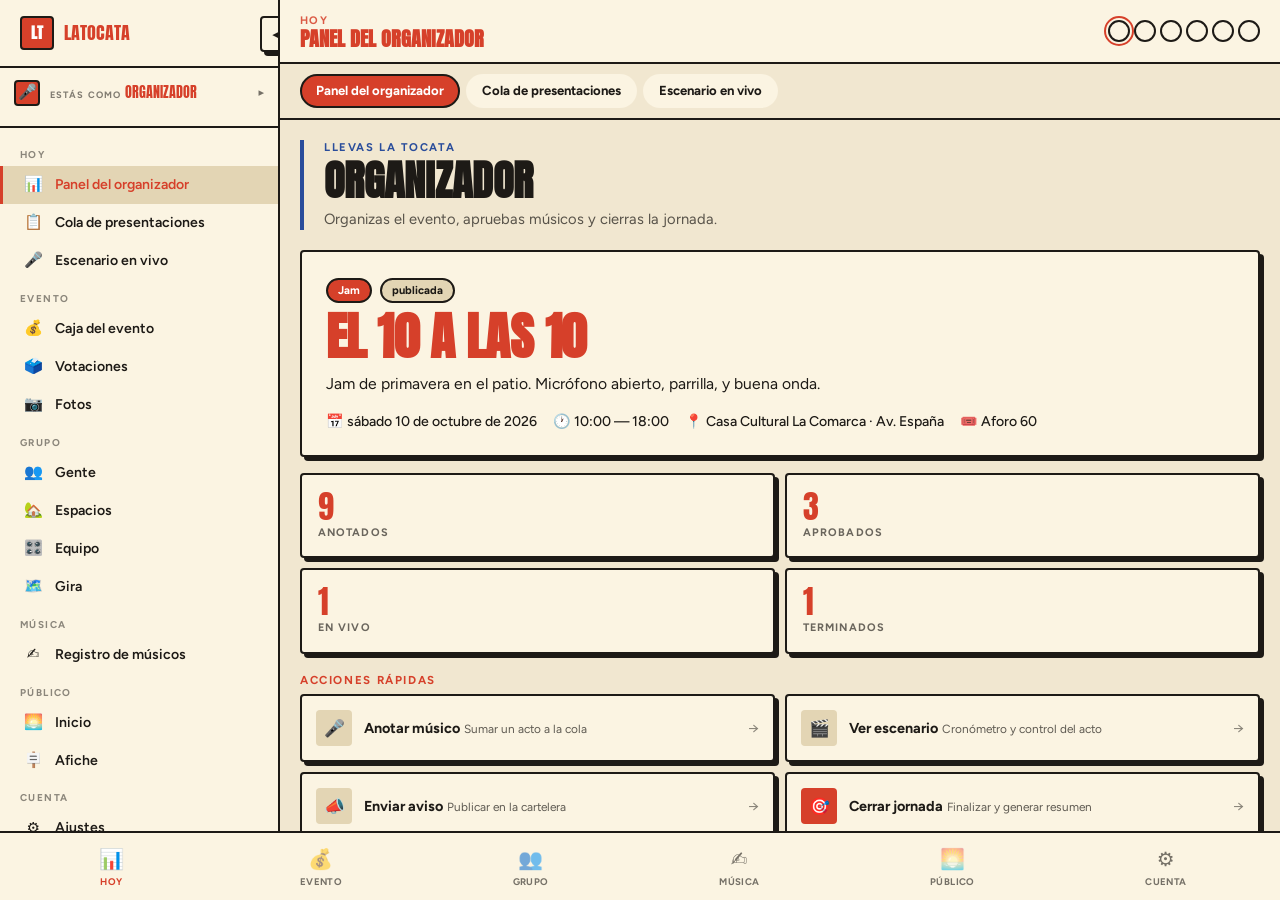
<file: prototipos/Pt4.html>
<!DOCTYPE html>
<html lang="es-CL" data-tema="a">
<head>
<meta charset="utf-8">
<meta name="viewport" content="width=device-width, initial-scale=1, viewport-fit=cover">
<title>LaTocata — Prototipo 6 · Tema original + acordeón de rol</title>
<link href="https://fonts.googleapis.com/css2?family=Anton&family=Fraunces:ital,wght@0,600;0,700;1,500;1,600&family=Figtree:wght@500;700&family=Space+Grotesk:wght@500;700&display=swap" rel="stylesheet">
<style>
/* ================================================================
   BASE
   ================================================================ */
:root { box-sizing: border-box; }
*, *::before, *::after { box-sizing: inherit; margin: 0; padding: 0; }
html { scroll-behavior: smooth; }
body {
  font-family: 'Figtree', system-ui, sans-serif;
  background: var(--bg);
  color: var(--ink);
  min-height: 100dvh;
  font-size: 15px;
  line-height: 1.4;
  transition: background 0.25s ease, color 0.25s ease;
}
h1, h2, h3, h4 { font-weight: 700; line-height: 1.1; }
button { font: inherit; color: inherit; cursor: pointer; border: none; background: none; }
input, textarea, select { font: inherit; color: inherit; }
a { color: var(--a1); text-decoration: none; }
ul, ol { list-style: none; }
::-webkit-scrollbar { width: 8px; height: 8px; }
::-webkit-scrollbar-thumb { background: var(--ch); border-radius: 4px; }

/* ================================================================
   TEMAS
   ================================================================ */
body[data-tema="a"] {
  --bg:#f1e7d0; --pa:#fbf4e2; --ink:#1d1a16;
  --a1:#d6402a; --a2:#2a4d9b; --on1:#fff; --on2:#fff;
  --ch:#e3d5b4; --fd:'Anton',Impact,sans-serif;
  --r:4px; --bw:2px; --sh:4px 4px 0 var(--ink);
  --tt:uppercase; --ti:normal;
}
body[data-tema="c"] {
  --bg:#f0e0b4; --pa:#fff6dc; --ink:#2b1a0d;
  --a1:#c0392b; --a2:#1f6b4a; --on1:#fff6dc; --on2:#fff6dc;
  --ch:#e6cf93; --fd:'Fraunces',serif;
  --r:16px; --bw:3px; --sh:0 4px 0 var(--ink);
  --tt:none; --ti:italic;
}
body[data-tema="b"] {
  --bg:#0c0a14; --pa:#171227; --ink:#f1ecff;
  --a1:#ff4fa3; --a2:#7b4dff; --on1:#fff; --on2:#fff;
  --ch:#2a2147; --fd:'Space Grotesk',sans-serif;
  --r:18px; --bw:1px; --sh:0 0 18px rgba(255,79,163,.4);
  --tt:none; --ti:normal;
}
body[data-tema="d"] {
  --bg:#cdb48a; --pa:#e6d4ae; --ink:#231b12;
  --a1:#1f4d3a; --a2:#f2b705; --on1:#f2e8d0; --on2:#231b12;
  --ch:#bfa271; --fd:'Anton',Impact,sans-serif;
  --r:2px; --bw:2px; --sh:3px 3px 0 var(--ink);
  --tt:uppercase; --ti:normal;
}
body[data-tema="e"] {
  --bg:#ffe3ec; --pa:#fff; --ink:#2a1f4d;
  --a1:#ff5c8a; --a2:#19b5a5; --on1:#fff; --on2:#fff;
  --ch:#ffd0de; --fd:'Fraunces',serif;
  --r:22px; --bw:2px; --sh:4px 4px 0 #2a1f4d;
  --tt:none; --ti:normal;
}
/* Tema F — Original (el anterior a los prototipos) */
body[data-tema="f"] {
  --bg:#f5eee3; --pa:#ffffff; --ink:#2a2118;
  --a1:#a85530; --a2:#4a5c37; --on1:#fff; --on2:#fff;
  --ch:#ebe0cd; --fd:'Fraunces',serif;
  --r:10px; --bw:1px; --sh:0 2px 8px rgba(60,40,20,0.08);
  --tt:none; --ti:normal;
}

/* ================================================================
   SHELL
   ================================================================ */
.shell {
  display: grid;
  grid-template-columns: 280px 1fr;
  height: 100dvh;
  transition: grid-template-columns 0.28s ease;
}
.shell.replegado { grid-template-columns: 72px 1fr; }

.shell__lateral {
  background: var(--pa);
  border-right: var(--bw) solid var(--ink);
  display: flex;
  flex-direction: column;
  overflow: hidden;
  position: relative;
}

.shell__marca {
  display: flex;
  align-items: center;
  gap: 10px;
  padding: 16px 20px;
  border-bottom: var(--bw) solid var(--ink);
  min-height: 64px;
  flex-shrink: 0;
}
.shell__marca-logo {
  width: 34px; height: 34px;
  border-radius: var(--r);
  background: var(--a1);
  color: var(--on1);
  display: flex; align-items: center; justify-content: center;
  font-family: var(--fd);
  font-weight: 700;
  font-size: 0.95rem;
  border: var(--bw) solid var(--ink);
  text-transform: var(--tt);
  font-style: var(--ti);
  flex-shrink: 0;
}
.shell__marca-texto {
  font-family: var(--fd);
  font-size: 1.1rem;
  text-transform: var(--tt);
  font-style: var(--ti);
  color: var(--a1);
  white-space: nowrap;
  transition: opacity 0.2s;
}
.shell.replegado .shell__marca-texto { opacity: 0; width: 0; overflow: hidden; }

/* ================================================================
   SELECTOR DE ROL — ACORDEÓN
   ================================================================ */
.selector-rol-lateral {
  border-bottom: var(--bw) solid var(--ink);
  flex-shrink: 0;
}
.selector-rol-lateral__cabecera {
  display: flex;
  align-items: center;
  gap: 10px;
  padding: 12px 14px;
  cursor: pointer;
  transition: background 0.15s;
  width: 100%;
  text-align: left;
  border: none;
  background: transparent;
  color: inherit;
  font: inherit;
}
.selector-rol-lateral__cabecera:hover { background: var(--ch); }

.selector-rol-lateral__cabecera-icono {
  width: 26px; height: 26px;
  border-radius: var(--r);
  background: var(--a1);
  color: var(--on1);
  display: flex; align-items: center; justify-content: center;
  font-size: 0.95rem;
  flex-shrink: 0;
  border: var(--bw) solid var(--ink);
}
.selector-rol-lateral__cabecera-info {
  flex: 1;
  min-width: 0;
  transition: opacity 0.2s;
}
.shell.replegado .selector-rol-lateral__cabecera-info { opacity: 0; width: 0; overflow: hidden; }

.selector-rol-lateral__cabecera-eyebrow {
  font-size: 0.58rem;
  text-transform: uppercase;
  letter-spacing: 0.12em;
  font-weight: 700;
  opacity: 0.55;
}
.selector-rol-lateral__cabecera-nombre {
  font-family: var(--fd);
  font-size: 0.9rem;
  text-transform: var(--tt);
  font-style: var(--ti);
  color: var(--a1);
  white-space: nowrap;
  overflow: hidden;
  text-overflow: ellipsis;
  margin-top: 1px;
}
.selector-rol-lateral__cabecera-flecha {
  font-size: 0.7rem;
  transition: transform 0.25s ease;
  flex-shrink: 0;
  opacity: 0.6;
}
.shell.replegado .selector-rol-lateral__cabecera-flecha { opacity: 0; }
.selector-rol-lateral.expandido .selector-rol-lateral__cabecera-flecha { transform: rotate(90deg); }

/* Lista desplegable con transición por grid-template-rows */
.selector-rol-lateral__lista {
  display: grid;
  grid-template-rows: 0fr;
  transition: grid-template-rows 0.25s ease;
}
.selector-rol-lateral.expandido .selector-rol-lateral__lista {
  grid-template-rows: 1fr;
}
.selector-rol-lateral__lista-inner {
  overflow: hidden;
  display: flex;
  flex-direction: column;
  gap: 2px;
  padding: 0 8px 8px;
}
.selector-rol-lateral__item {
  display: flex;
  align-items: center;
  gap: 10px;
  padding: 8px 10px;
  border-radius: var(--r);
  color: var(--ink);
  font-size: 0.82rem;
  font-weight: 700;
  text-align: left;
  transition: background 0.15s;
  border: var(--bw) solid transparent;
  width: 100%;
}
.selector-rol-lateral__item:hover { background: var(--ch); }
.selector-rol-lateral__item.activo {
  background: var(--a1);
  color: var(--on1);
  border-color: var(--ink);
}
.selector-rol-lateral__icono {
  width: 20px; height: 20px;
  display: flex; align-items: center; justify-content: center;
  font-size: 1rem;
  flex-shrink: 0;
}
.selector-rol-lateral__label {
  flex: 1;
  min-width: 0;
  white-space: nowrap;
  overflow: hidden;
  text-overflow: ellipsis;
  transition: opacity 0.2s;
}
.shell.replegado .selector-rol-lateral__label { opacity: 0; }

/* Replegado: el acordeón no aplica */
.shell.replegado .selector-rol-lateral__lista { grid-template-rows: 0fr !important; }
.shell.replegado .selector-rol-lateral__cabecera { justify-content: center; padding: 12px 8px; }

.shell__lateral-scroll {
  flex: 1;
  overflow-y: auto;
  padding: 8px 0;
}
.shell__grupo-titulo {
  font-size: 0.62rem;
  text-transform: uppercase;
  letter-spacing: 0.14em;
  font-weight: 700;
  opacity: 0.5;
  padding: 12px 20px 4px;
  white-space: nowrap;
  transition: opacity 0.2s;
}
.shell.replegado .shell__grupo-titulo { opacity: 0; }

.shell__item {
  display: flex;
  align-items: center;
  gap: 12px;
  padding: 9px 20px;
  color: var(--ink);
  font-size: 0.88rem;
  font-weight: 600;
  border-left: 3px solid transparent;
  transition: background 0.15s, border-color 0.15s;
  white-space: nowrap;
  cursor: pointer;
  width: 100%;
  text-align: left;
}
.shell__item:hover { background: var(--ch); }
.shell__item.activo {
  background: var(--ch);
  border-left-color: var(--a1);
  color: var(--a1);
}
.shell__item-icono {
  width: 20px; height: 20px;
  flex-shrink: 0;
  display: flex; align-items: center; justify-content: center;
  font-size: 0.95rem;
}
.shell__item-label { transition: opacity 0.2s; flex: 1; min-width: 0; }
.shell.replegado .shell__item-label { opacity: 0; width: 0; overflow: hidden; }

.shell__lateral-pie {
  border-top: var(--bw) solid var(--ink);
  padding: 12px;
  display: flex;
  align-items: center;
  gap: 10px;
  flex-shrink: 0;
  font-size: 0.78rem;
}
.shell__usuario-avatar {
  width: 32px; height: 32px;
  border-radius: 50%;
  background: var(--a2);
  color: var(--on2);
  display: flex; align-items: center; justify-content: center;
  font-weight: 700;
  font-size: 0.75rem;
  flex-shrink: 0;
  border: var(--bw) solid var(--ink);
}
.shell__usuario-info { transition: opacity 0.2s; min-width: 0; }
.shell__usuario-nombre { font-weight: 700; white-space: nowrap; }
.shell__usuario-sub { opacity: 0.6; font-size: 0.7rem; white-space: nowrap; }
.shell.replegado .shell__usuario-info { opacity: 0; width: 0; overflow: hidden; }

.shell__btn-replegar {
  position: absolute;
  top: 16px;
  right: -18px;
  width: 36px; height: 36px;
  border-radius: var(--r);
  background: var(--pa);
  border: var(--bw) solid var(--ink);
  color: var(--ink);
  display: flex;
  align-items: center;
  justify-content: center;
  z-index: 30;
  box-shadow: var(--sh);
}

.shell__principal {
  display: flex;
  flex-direction: column;
  min-width: 0;
  background: var(--bg);
  overflow: hidden;
}

.shell__topbar {
  display: flex;
  align-items: center;
  gap: 12px;
  padding: 12px 20px;
  border-bottom: var(--bw) solid var(--ink);
  background: var(--pa);
  min-height: 64px;
  flex-shrink: 0;
}
.shell__btn-hamburguesa {
  display: none;
  width: 40px; height: 40px;
  border-radius: var(--r);
  border: var(--bw) solid var(--ink);
  background: var(--pa);
  color: var(--ink);
  align-items: center;
  justify-content: center;
  flex-shrink: 0;
}
.shell__topbar-titulo-zona { flex: 1; min-width: 0; }
.shell__eyebrow {
  font-size: 0.68rem;
  text-transform: uppercase;
  letter-spacing: 0.12em;
  font-weight: 700;
  color: var(--a1);
  opacity: 0.85;
}
.shell__titulo {
  font-family: var(--fd);
  font-size: 1.25rem;
  font-weight: 700;
  text-transform: var(--tt);
  font-style: var(--ti);
  color: var(--a1);
  white-space: nowrap;
  overflow: hidden;
  text-overflow: ellipsis;
  line-height: 1.05;
}

.shell__selector-tema {
  display: flex;
  gap: 4px;
  flex-shrink: 0;
}
.shell__tema-btn {
  width: 22px; height: 22px;
  border-radius: 50%;
  border: 2px solid var(--ink);
  transition: transform 0.15s;
}
.shell__tema-btn:hover { transform: scale(1.1); }
.shell__tema-btn.activo { outline: 2px solid var(--a1); outline-offset: 2px; }
.shell__tema-btn[data-tema-btn="a"] { background: linear-gradient(135deg, #d6402a 50%, #f1e7d0 50%); }
.shell__tema-btn[data-tema-btn="c"] { background: linear-gradient(135deg, #c0392b 50%, #f0e0b4 50%); }
.shell__tema-btn[data-tema-btn="b"] { background: linear-gradient(135deg, #ff4fa3 50%, #0c0a14 50%); }
.shell__tema-btn[data-tema-btn="d"] { background: linear-gradient(135deg, #1f4d3a 50%, #cdb48a 50%); }
.shell__tema-btn[data-tema-btn="e"] { background: linear-gradient(135deg, #ff5c8a 50%, #ffe3ec 50%); }
.shell__tema-btn[data-tema-btn="f"] { background: linear-gradient(135deg, #a85530 50%, #f5eee3 50%); }

.shell__chips {
  display: flex;
  gap: 6px;
  padding: 10px 20px;
  background: var(--bg);
  border-bottom: var(--bw) solid var(--ink);
  overflow-x: auto;
  scrollbar-width: none;
  flex-shrink: 0;
}
.shell__chips::-webkit-scrollbar { display: none; }
.shell__chip {
  padding: 6px 14px;
  border-radius: 999px;
  font-size: 0.82rem;
  font-weight: 700;
  color: var(--ink);
  background: var(--pa);
  border: var(--bw) solid transparent;
  white-space: nowrap;
  transition: all 0.15s;
}
.shell__chip:hover { border-color: var(--ink); }
.shell__chip.activo {
  background: var(--a1);
  color: var(--on1);
  border-color: var(--ink);
}

.shell__contenido {
  flex: 1;
  overflow-y: auto;
  padding: 20px;
  padding-bottom: 100px;
}

.shell__tabbar {
  display: none;
  position: fixed;
  bottom: 0;
  left: 0;
  right: 0;
  background: var(--pa);
  border-top: var(--bw) solid var(--ink);
  padding: 6px 8px;
  justify-content: space-around;
  z-index: 20;
  padding-bottom: calc(6px + env(safe-area-inset-bottom, 0px));
  overflow-x: auto;
  scrollbar-width: none;
}
.shell__tabbar::-webkit-scrollbar { display: none; }
.shell__tab {
  display: flex;
  flex-direction: column;
  align-items: center;
  gap: 2px;
  padding: 6px 8px;
  border-radius: var(--r);
  color: var(--ink);
  opacity: 0.6;
  font-size: 0.6rem;
  font-weight: 700;
  transition: opacity 0.15s;
  min-width: 52px;
  text-transform: uppercase;
  letter-spacing: 0.04em;
  flex-shrink: 0;
}
.shell__tab.activo { opacity: 1; color: var(--a1); }
.shell__tab-icono { font-size: 1.25rem; }

.shell__overlay {
  display: none;
  position: fixed;
  inset: 0;
  background: rgba(0,0,0,0.5);
  z-index: 35;
}
.shell__overlay.activo { display: block; }

/* ================================================================
   COMPONENTES
   ================================================================ */
.hero {
  background: var(--pa);
  border: var(--bw) solid var(--ink);
  border-radius: var(--r);
  padding: 24px;
  box-shadow: var(--sh);
  position: relative;
  overflow: hidden;
}
.hero__badges { display: flex; gap: 6px; margin-bottom: 10px; flex-wrap: wrap; }
.hero__titulo {
  font-family: var(--fd);
  font-size: clamp(2rem, 6vw, 3.2rem);
  text-transform: var(--tt);
  font-style: var(--ti);
  color: var(--a1);
  line-height: 0.95;
  margin: 8px 0 10px;
  letter-spacing: -0.01em;
}
.hero__desc { font-size: 0.98rem; margin-bottom: 16px; max-width: 640px; line-height: 1.5; }
.hero__meta { display: flex; flex-wrap: wrap; gap: 16px; font-size: 0.88rem; font-weight: 500; }

.sub { opacity: 0.68; font-size: 0.85rem; margin-bottom: 14px; line-height: 1.5; }
h3 {
  font-size: 0.72rem;
  letter-spacing: 0.14em;
  text-transform: uppercase;
  color: var(--a1);
  margin: 20px 0 8px;
  font-weight: 700;
}
h3:first-child { margin-top: 0; }

.g { display: grid; gap: 10px; }
.g2 { grid-template-columns: repeat(auto-fit, minmax(260px, 1fr)); }
.g3 { grid-template-columns: repeat(auto-fit, minmax(200px, 1fr)); }
.g4 { grid-template-columns: repeat(auto-fit, minmax(140px, 1fr)); }
.g--2fijo { grid-template-columns: repeat(2, 1fr); }

.card {
  background: var(--pa);
  border: var(--bw) solid var(--ink);
  border-radius: var(--r);
  padding: 16px;
  box-shadow: var(--sh);
}
.card__cabecera {
  display: flex;
  align-items: flex-start;
  justify-content: space-between;
  gap: 12px;
  margin-bottom: 12px;
}
.card__titulo {
  font-family: var(--fd);
  font-size: 1.05rem;
  text-transform: var(--tt);
  font-style: var(--ti);
  color: var(--ink);
}

.k { font: 2rem/1 var(--fd); color: var(--a1); }
.l {
  font-size: 0.68rem;
  text-transform: uppercase;
  letter-spacing: 0.1em;
  opacity: 0.65;
  font-weight: 700;
  margin-top: 2px;
}

.btn {
  display: inline-flex;
  align-items: center;
  justify-content: center;
  gap: 6px;
  padding: 8px 14px;
  background: var(--a1);
  color: var(--on1);
  border: var(--bw) solid var(--ink);
  border-radius: var(--r);
  font-size: 0.85rem;
  font-weight: 700;
  box-shadow: var(--sh);
  transition: transform 0.1s, box-shadow 0.1s;
  white-space: nowrap;
}
.btn:active { transform: translate(2px, 2px); box-shadow: none; }
.btn--secundario { background: var(--pa); color: var(--ink); box-shadow: none; }
.btn--fantasma { background: transparent; color: var(--ink); border-color: transparent; box-shadow: none; }
.btn--fantasma:hover { border-color: var(--ink); }
.btn--peligro { background: var(--pa); color: var(--a1); border-color: var(--a1); box-shadow: none; }
.btn--chico { padding: 5px 10px; font-size: 0.76rem; }
.btn--grande { padding: 12px 22px; font-size: 0.95rem; }
.btn--bloque { width: 100%; }

.pill {
  display: inline-block;
  padding: 3px 10px;
  border-radius: 999px;
  background: var(--ch);
  color: var(--ink);
  font-size: 0.7rem;
  font-weight: 700;
  border: var(--bw) solid var(--ink);
  margin: 2px 2px 0 0;
}
.pill--ok { background: var(--a2); color: var(--on2); }
.pill--hot { background: var(--a1); color: var(--on1); }
.pill--vivo::before {
  content: '●';
  margin-right: 4px;
  animation: pulso 1.4s ease infinite;
}
@keyframes pulso { 0%,100% { opacity: 1; } 50% { opacity: 0.4; } }

.row {
  display: flex;
  align-items: center;
  gap: 12px;
  padding: 12px;
  background: var(--pa);
  border: var(--bw) solid var(--ink);
  border-radius: var(--r);
  margin-bottom: 8px;
  box-shadow: var(--sh);
}
.row:last-child { margin-bottom: 0; }
.row__num {
  font-family: var(--fd);
  font-size: 1.2rem;
  width: 32px;
  text-align: center;
  color: var(--a1);
  flex-shrink: 0;
}
.row__info { flex: 1; min-width: 0; }
.row__titulo { font-weight: 700; font-size: 0.95rem; }
.row__meta { font-size: 0.76rem; opacity: 0.7; margin-top: 1px; }
.row--vivo { background: var(--a2); color: var(--on2); border-color: var(--ink); }
.row--vivo .row__num { color: var(--on2); }
.row--terminado { opacity: 0.5; }
.row--saltado { opacity: 0.4; text-decoration: line-through; }

.crono {
  font-family: var(--fd);
  font-size: clamp(3rem, 16vw, 6rem);
  color: var(--a1);
  line-height: 1;
  font-variant-numeric: tabular-nums;
  letter-spacing: -0.02em;
}
.barra {
  height: 10px;
  border: var(--bw) solid var(--ink);
  border-radius: 99px;
  overflow: hidden;
  margin: 8px 0;
  background: var(--pa);
}
.barra b {
  display: block;
  height: 100%;
  background: var(--a2);
  transition: width 0.3s;
}
.barra b.alerta { background: var(--a1); }

.chk {
  display: flex;
  gap: 10px;
  align-items: center;
  padding: 8px 0;
  border-bottom: 1px dashed var(--ch);
  cursor: pointer;
}
.chk:last-child { border-bottom: none; }
.chk i {
  width: 22px; height: 22px;
  border: var(--bw) solid var(--ink);
  border-radius: calc(var(--r) / 2);
  display: grid;
  place-items: center;
  font-style: normal;
  font-size: 0.8rem;
  flex-shrink: 0;
}
.chk.d i { background: var(--a2); color: var(--on2); }
.chk.d span { text-decoration: line-through; opacity: 0.55; }

input[type="text"], input[type="email"], input[type="number"], textarea, select {
  font: inherit;
  color: var(--ink);
  background: var(--pa);
  border: var(--bw) solid var(--ink);
  border-radius: var(--r);
  padding: 8px 12px;
  min-width: 0;
  width: 100%;
}
input:focus, textarea:focus { outline: 2px solid var(--a1); outline-offset: -2px; }

.avatar {
  width: 40px; height: 40px;
  border-radius: 50%;
  background: var(--a1);
  color: var(--on1);
  display: flex; align-items: center; justify-content: center;
  font-weight: 700;
  font-size: 0.95rem;
  flex-shrink: 0;
  border: var(--bw) solid var(--ink);
}
.avatar--chico { width: 28px; height: 28px; font-size: 0.72rem; }

.qa {
  display: flex;
  align-items: center;
  gap: 12px;
  padding: 14px;
  background: var(--pa);
  border: var(--bw) solid var(--ink);
  border-radius: var(--r);
  box-shadow: var(--sh);
  text-align: left;
  width: 100%;
  transition: transform 0.1s;
}
.qa:active { transform: translate(2px, 2px); box-shadow: none; }
.qa__icono {
  width: 36px; height: 36px;
  border-radius: var(--r);
  background: var(--ch);
  display: grid;
  place-items: center;
  font-size: 1.05rem;
  flex-shrink: 0;
}
.qa--peligro .qa__icono { background: var(--a1); color: var(--on1); }
.qa__texto { flex: 1; min-width: 0; }
.qa__titulo { font-weight: 700; font-size: 0.9rem; }
.qa__desc { font-size: 0.74rem; opacity: 0.7; margin-top: 1px; }
.qa__flecha { opacity: 0.5; flex-shrink: 0; }

.tl { position: relative; padding-left: 22px; }
.tl::before { content: ''; position: absolute; left: 5px; top: 8px; bottom: 8px; width: 2px; background: var(--ch); }
.tl__nodo { position: relative; padding: 8px 0; }
.tl__nodo::before {
  content: '';
  position: absolute;
  left: -22px;
  top: 14px;
  width: 12px; height: 12px;
  border-radius: 50%;
  background: var(--a1);
  border: 2px solid var(--ink);
}

.rol-home {
  border-left: 4px solid var(--a2);
  padding-left: 20px;
  margin-bottom: 20px;
}
.rol-home__eyebrow {
  font-size: 0.7rem;
  text-transform: uppercase;
  letter-spacing: 0.14em;
  font-weight: 700;
  color: var(--a2);
  margin-bottom: 4px;
}
.rol-home__titulo {
  font-family: var(--fd);
  font-size: clamp(1.8rem, 5vw, 2.6rem);
  text-transform: var(--tt);
  font-style: var(--ti);
  color: var(--ink);
  line-height: 1;
}
.rol-home__desc {
  font-size: 0.92rem;
  opacity: 0.72;
  margin-top: 6px;
  max-width: 600px;
  line-height: 1.5;
}

/* Cartelera en vivo (público) */
.cartelera-vivo {
  background: linear-gradient(180deg, var(--a2) 0%, var(--pa) 100%);
  border: var(--bw) solid var(--ink);
  border-radius: var(--r);
  padding: 24px;
  box-shadow: var(--sh);
  color: var(--on2);
  margin-bottom: 20px;
}
.cartelera-vivo__badge {
  display: inline-flex;
  align-items: center;
  gap: 6px;
  background: var(--a1);
  color: var(--on1);
  padding: 4px 12px;
  border-radius: 999px;
  font-size: 0.72rem;
  font-weight: 700;
  text-transform: uppercase;
  letter-spacing: 0.1em;
  margin-bottom: 12px;
}
.cartelera-vivo__badge::before {
  content: '●';
  animation: pulso 1.4s ease infinite;
}
.cartelera-vivo__nombre {
  font-family: var(--fd);
  font-size: clamp(2rem, 7vw, 3rem);
  text-transform: var(--tt);
  font-style: var(--ti);
  line-height: 1;
  color: var(--on2);
  margin: 8px 0;
}
.cartelera-vivo__meta {
  font-size: 0.95rem;
  opacity: 0.85;
  margin-bottom: 16px;
}
.cartelera-vivo__siguientes {
  background: rgba(0,0,0,0.15);
  border-radius: var(--r);
  padding: 14px;
  border: 2px dashed rgba(255,255,255,0.3);
}
.cartelera-vivo__siguientes-titulo {
  font-size: 0.68rem;
  text-transform: uppercase;
  letter-spacing: 0.14em;
  font-weight: 700;
  opacity: 0.75;
  margin-bottom: 8px;
}
.cartelera-vivo__siguiente {
  display: flex;
  align-items: center;
  gap: 10px;
  padding: 6px 0;
  border-bottom: 1px solid rgba(255,255,255,0.15);
}
.cartelera-vivo__siguiente:last-child { border-bottom: none; }
.cartelera-vivo__siguiente-num {
  font-family: var(--fd);
  font-size: 1rem;
  width: 24px;
  opacity: 0.85;
}
.cartelera-vivo__siguiente-nombre { flex: 1; font-weight: 700; }

.presencia {
  background: var(--pa);
  border: var(--bw) solid var(--ink);
  border-radius: var(--r);
  padding: 16px;
  display: flex;
  align-items: center;
  gap: 12px;
  box-shadow: var(--sh);
  margin-bottom: 20px;
}
.presencia__icono {
  width: 40px; height: 40px;
  border-radius: 50%;
  background: var(--ch);
  display: grid;
  place-items: center;
  font-size: 1.2rem;
  flex-shrink: 0;
}
.presencia--activo .presencia__icono {
  background: var(--a2);
  color: var(--on2);
}
.presencia__info { flex: 1; min-width: 0; }
.presencia__titulo { font-weight: 700; font-size: 0.92rem; }
.presencia__desc { font-size: 0.78rem; opacity: 0.7; margin-top: 2px; }

/* ================================================================
   RESPONSIVE
   ================================================================ */
@media (max-width: 900px) {
  .shell { grid-template-columns: 1fr; }
  .shell__lateral {
    position: fixed;
    top: 0; left: 0; bottom: 0;
    width: 280px;
    transform: translateX(-100%);
    transition: transform 0.25s ease;
    z-index: 40;
    box-shadow: var(--sh);
  }
  .shell__lateral.abierto { transform: translateX(0); }
  .shell__btn-hamburguesa { display: flex; }
  .shell__btn-replegar { display: none; }
  .shell__contenido { padding: 16px; padding-bottom: 100px; }
  .shell__topbar { padding: 10px 14px; }
  .shell__chips { padding: 10px 14px; }
  .shell__tabbar { display: flex; }
  .g2, .g3, .g4 { grid-template-columns: 1fr; }
}

@media (max-width: 600px) {
  .hero { padding: 18px; }
  .hero__titulo { font-size: 1.9rem; }
  .shell__titulo { font-size: 1.05rem; }
  .g--2fijo { grid-template-columns: 1fr; }
}
</style>
</head>
<body data-tema="a">

<div class="shell" id="shell">

  <aside class="shell__lateral" id="lateral">
    <div class="shell__marca" style="position:relative;">
      <div class="shell__marca-logo">LT</div>
      <div class="shell__marca-texto">LaTocata</div>
      <button class="shell__btn-replegar" id="btn-replegar" title="Replegar">◀</button>
    </div>

    <div class="selector-rol-lateral" id="selector-rol-lateral"></div>

    <nav class="shell__lateral-scroll" id="lateral-nav"></nav>

    <div class="shell__lateral-pie">
      <div class="shell__usuario-avatar" id="usuario-avatar">YQ</div>
      <div class="shell__usuario-info">
        <div class="shell__usuario-nombre">Eduardo Q.</div>
        <div class="shell__usuario-sub" id="usuario-rol-display">Organizador</div>
      </div>
    </div>
  </aside>

  <div class="shell__overlay" id="overlay"></div>

  <div class="shell__principal">
    <header class="shell__topbar">
      <button class="shell__btn-hamburguesa" id="btn-hamburguesa" title="Menú">☰</button>
      <div class="shell__topbar-titulo-zona">
        <div class="shell__eyebrow" id="topbar-eyebrow">Hoy</div>
        <div class="shell__titulo" id="topbar-titulo">Panel del organizador</div>
      </div>
      <div class="shell__selector-tema" id="selector-tema"></div>
    </header>

    <nav class="shell__chips" id="chips"></nav>

    <main class="shell__contenido" id="contenido"></main>

    <nav class="shell__tabbar" id="tabbar"></nav>
  </div>
</div>

<script>
/* ================================================================
   DATOS
   ================================================================ */
const GRUPO = { nombre: 'Colectivo Cultural Chillán', ciudad: 'Chillán' };

const TOCATA = {
  nombre: 'El 10 a las 10',
  tipo: 'Jam',
  estado: 'publicada',
  fecha: 'sábado 10 de octubre de 2026',
  horaInicio: '10:00',
  horaFin: '18:00',
  espacio: 'Casa Cultural La Comarca',
  direccion: 'Av. España',
  comuna: 'Chillán',
  aforo: 60,
  desc: 'Jam de primavera en el patio. Micrófono abierto, parrilla, y buena onda.'
};

const ESPACIOS = [
  { id: 'comarca', nombre: 'Casa Cultural La Comarca', tipo: 'casa', direccion: 'Av. España', comuna: 'Chillán', aforo: 60, anfitrion: 'Andrés Monjes', condiciones: 'Sin amplificadores después de las 23:30. Cuidar el jardín.', esDeLaTocata: true },
  { id: 'ubb', nombre: 'UBB la Castilla', tipo: 'universidad', direccion: 'Av. Andrés Bello', comuna: 'Chillán', aforo: 100, anfitrion: 'Universidad del Bío Bío', condiciones: 'Requiere seguro de responsabilidad civil. Sin amplificadores después de las 22:00.', esDeLaTocata: false },
  { id: 'anden', nombre: 'El último Andén', tipo: 'bar cultural', direccion: 'Calle Brasil', comuna: 'Chillán', aforo: 80, anfitrion: 'Carla Muñoz', condiciones: 'Sonido hasta la 1 AM. Consumo mínimo por persona.', esDeLaTocata: false }
];

const ACTOS = [
  { orden: 1, nombre: 'Miguel', tipo: 'solista', genero: 'rock', instrumentos: ['batería'], estado: 'terminado', min: 10 },
  { orden: 2, nombre: 'Excusa Rock', tipo: 'banda', genero: 'rock alternativo', instrumentos: ['voz', 'guitarra', 'bajo'], estado: 'en_curso', min: 20 },
  { orden: 3, nombre: 'Paulo en la Luna', tipo: 'solista', genero: 'trova', instrumentos: ['voz', 'guitarra'], estado: 'aprobado', min: 15 },
  { orden: 4, nombre: 'Toms', tipo: 'solista', genero: 'temas propios', instrumentos: ['voz', 'guitarra'], estado: 'aprobado', min: 15 },
  { orden: 5, nombre: 'Los Treiles', tipo: 'banda', genero: 'folklore fusión', instrumentos: ['voz', 'guitarra', 'flauta', 'percusión'], estado: 'aprobado', min: 20 },
  { orden: 6, nombre: 'Flow en Notas', tipo: 'banda', genero: 'rap', instrumentos: ['voz', 'beat'], estado: 'anotado', min: 15, hastaQueLoBajen: true },
  { orden: 7, nombre: 'Ancestro', tipo: 'banda', genero: 'jazz', instrumentos: ['saxo', 'contrabajo', 'batería'], estado: 'anotado', min: 20 },
  { orden: 8, nombre: 'Macho Cabrio', tipo: 'banda', genero: 'punk rock', instrumentos: ['voz', 'guitarra', 'bajo', 'batería'], estado: 'anotado', min: 15 },
  { orden: 9, nombre: 'Sirene', tipo: 'banda', genero: 'indie pop', instrumentos: ['voz', 'teclado', 'guitarra'], estado: 'anotado', min: 18 }
];

const LISTA_DIA = [
  { tarea: 'Montaje de escenario y sonido', hecho: true },
  { tarea: 'Permiso y aviso a vecinos', hecho: true },
  { tarea: 'Parrilla y cocina', hecho: false },
  { tarea: 'Revisar clima y plan B', hecho: false },
  { tarea: 'Abrir registro de músicos', hecho: true },
  { tarea: 'Foto del grupo al inicio', hecho: false }
];

const CAJA = [
  { concepto: 'Gorra (aporte voluntario)', monto: 48000 },
  { concepto: 'Carbón y bebidas', monto: -22000 },
  { concepto: 'Cuerdas de repuesto', monto: -6500 }
];

const EQUIPO = [
  { nombre: 'Amplificador Fender 100W', dueno: 'Grupo', prestadoA: '' },
  { nombre: 'Micrófono SM58 #1', dueno: 'Grupo', prestadoA: 'Excusa Rock' },
  { nombre: 'Micrófono SM58 #2', dueno: 'Grupo', prestadoA: '' },
  { nombre: 'Batería completa', dueno: 'Miguel', prestadoA: '' },
  { nombre: 'Bajo Squier', dueno: 'Grupo', prestadoA: '' }
];

const COMUNIDAD = [
  { nombre: 'Andrés Monjes', detalle: 'owner · anfitrión de La Comarca', etiquetas: ['owner'] },
  { nombre: 'Eduardo Quilodrán', detalle: 'organizador · hace la app', etiquetas: ['organizador'] },
  { nombre: 'Amaru', detalle: 'staff · foto y publicidad', etiquetas: ['staff'] },
  { nombre: 'Seba', detalle: 'staff · parrilla y sonido', etiquetas: ['staff'] },
  { nombre: 'Pame', detalle: 'staff · cocina y puerta', etiquetas: ['staff'] },
  { nombre: 'Miguel', detalle: 'músico · batería · trae la batería', etiquetas: ['músico'] },
  { nombre: 'Familia Rodríguez', detalle: 'vecinos · prestan sillas', etiquetas: ['vecinos'] }
];

const TURNOS = [
  { tarea: 'Sonido', asignado: 'Seba', hora: '10:00 — 12:00', hecho: true },
  { tarea: 'Puerta y aforo', asignado: 'Pame', hora: '10:00 — 14:00', hecho: false },
  { tarea: 'Parrilla', asignado: 'Seba', hora: '12:00 — 15:00', hecho: false },
  { tarea: 'Fotos', asignado: 'Amaru', hora: 'Todo el día', hecho: false },
  { tarea: 'Cocina', asignado: 'Pame', hora: '11:00 — 17:00', hecho: false },
  { tarea: 'Reemplazo de sonido', asignado: '—', hora: '—', hecho: false }
];

const AVISOS_EQUIPO = [
  { autor: 'Eduardo', hora: 'hace 12 min', texto: 'El amplificador del flanco izquierdo tiene un zumbido. Revisar antes del siguiente acto.' },
  { autor: 'Seba', hora: 'hace 30 min', texto: 'La parrilla se enciende a las 12:00. Si alguien puede traer más carbón, mejor.' },
  { autor: 'Pame', hora: 'hace 1 h', texto: 'Hay agua y frutas en la cocina. Los músicos pueden pasar cuando quieran.' }
];

const PARADAS = [
  { fecha: '10 OCT', lugar: 'Casa Cultural La Comarca', comuna: 'Av. España · Chillán', hoy: true, estado: 'hoy' },
  { fecha: '24 OCT', lugar: 'El último Andén', comuna: 'Calle Brasil · Chillán', hoy: false, estado: 'confirmada' },
  { fecha: '07 NOV', lugar: 'UBB la Castilla', comuna: 'Av. Andrés Bello · Chillán', hoy: false, estado: 'sin permiso' },
  { fecha: '21 NOV', lugar: 'Por definir', comuna: '—', hoy: false, estado: 'idea' }
];

const VOTACIONES = [
  { titulo: 'Mejor acto de la noche', descripcion: 'Vota por quien te movió más.', estado: 'activa', opciones: ['Excusa Rock', 'Los Treiles', 'Macho Cabrio'], resultados: [42, 35, 23], premio: 'Cena para dos', kyu: 50, soloPresentes: true },
  { titulo: 'Tema más pedido', descripcion: 'Qué tema quieres volver a escuchar.', estado: 'borrador', opciones: ['La jardinera', 'Cielo roto', 'Marea baja'], resultados: [], premio: null, kyu: 0, soloPresentes: false }
];

const MUSICO = {
  instrumentos: ['guitarra', 'voz'],
  agenda: [
    { fecha: '10 OCT', nombre: 'El 10 a las 10', espacio: 'Casa Cultural La Comarca', estado: 'aprobado', posicion: 5, minutos: 15 }
  ],
  bandas: [],
  participaciones: [
    { fecha: '26 SEP 2026', nombre: 'Noche de Micrófono Abierto #7', espacio: 'El último Andén', temas: 2 },
    { fecha: '14 AGO 2026', nombre: 'Jam de Invierno', espacio: 'Casa Cultural La Comarca', temas: 3 }
  ],
  kyu: 340
};

const TOCATAS_PROXIMAS = [
  { fecha: '10 OCT', nombre: 'El 10 a las 10', detalle: 'Casa Cultural La Comarca · 10:00' },
  { fecha: '24 OCT', nombre: 'La Jam del Vecindario', detalle: 'El último Andén · 20:00' }
];

const VISTAS = {
  hoy:              { titulo: 'Panel del organizador', icono: '📊' },
  cola:             { titulo: 'Cola de presentaciones', icono: '📋' },
  esc:              { titulo: 'Escenario en vivo', icono: '🎤' },
  reg:              { titulo: 'Registro de músicos', icono: '✍️' },
  gen:              { titulo: 'Gente', icono: '👥' },
  esp:              { titulo: 'Espacios', icono: '🏡' },
  eq:               { titulo: 'Equipo', icono: '🎛️' },
  gira:             { titulo: 'Gira', icono: '🗺️' },
  turnos:           { titulo: 'Mis turnos', icono: '⏰' },
  checklist:        { titulo: 'Checklist del día', icono: '✓' },
  'avisos-equipo':  { titulo: 'Avisos del equipo', icono: '💬' },
  caja:             { titulo: 'Caja del evento', icono: '💰' },
  vot:              { titulo: 'Votaciones', icono: '🗳️' },
  fot:              { titulo: 'Fotos', icono: '📷' },
  ini:              { titulo: 'Inicio', icono: '🌅' },
  pub:              { titulo: 'Afiche', icono: '🪧' },
  llegar:           { titulo: 'Cómo llegar', icono: '📍' },
  'cartelera-vivo': { titulo: 'Cartelera en vivo', icono: '🎬' },
  'mi-espacio':     { titulo: 'Mi espacio', icono: '🏠' },
  reglas:           { titulo: 'Reglas', icono: '📋' },
  contacto:         { titulo: 'Contacto', icono: '💬' },
  agenda:           { titulo: 'Mi agenda', icono: '📅' },
  bandas:           { titulo: 'Mis bandas', icono: '👥' },
  participaciones:  { titulo: 'Mis participaciones', icono: '🎸' },
  'admin-roles':    { titulo: 'Roles del grupo', icono: '🛡️' },
  aj:               { titulo: 'Ajustes', icono: '⚙️' }
};

const CASAS_POR_ROL = {
  owner: {
    icono: '👑',
    saludo: 'Eres dueño del grupo',
    desc: 'Tienes control total del colectivo, los roles y las tocatas.',
    secciones: [
      { titulo: 'Hoy',       vistas: ['hoy', 'cola', 'esc'] },
      { titulo: 'Evento',    vistas: ['caja', 'vot', 'fot'] },
      { titulo: 'Grupo',     vistas: ['gen', 'admin-roles', 'esp', 'eq', 'gira'] },
      { titulo: 'Música',    vistas: ['reg'] },
      { titulo: 'Público',   vistas: ['ini', 'pub'] },
      { titulo: 'Cuenta',    vistas: ['aj'] }
    ],
    inicial: 'hoy'
  },
  organizador: {
    icono: '🎤',
    saludo: 'Llevas la tocata',
    desc: 'Organizas el evento, apruebas músicos y cierras la jornada.',
    secciones: [
      { titulo: 'Hoy',       vistas: ['hoy', 'cola', 'esc'] },
      { titulo: 'Evento',    vistas: ['caja', 'vot', 'fot'] },
      { titulo: 'Grupo',     vistas: ['gen', 'esp', 'eq', 'gira'] },
      { titulo: 'Música',    vistas: ['reg'] },
      { titulo: 'Público',   vistas: ['ini', 'pub'] },
      { titulo: 'Cuenta',    vistas: ['aj'] }
    ],
    inicial: 'hoy'
  },
  staff: {
    icono: '🎛️',
    saludo: 'Estás en la operación',
    desc: 'Tus turnos, el checklist del día y los avisos del equipo.',
    secciones: [
      { titulo: 'Hoy',       vistas: ['hoy', 'cola', 'esc'] },
      { titulo: 'Mi turno',  vistas: ['turnos', 'checklist', 'avisos-equipo'] },
      { titulo: 'Recursos',  vistas: ['eq', 'esp'] },
      { titulo: 'Música',    vistas: ['reg'] },
      { titulo: 'Público',   vistas: ['ini'] }
    ],
    inicial: 'hoy'
  },
  musico: {
    icono: '🎸',
    saludo: 'Tu música',
    desc: 'Tu agenda de tocatas, tus bandas y tus participaciones.',
    secciones: [
      { titulo: 'Mi música', vistas: ['agenda', 'bandas', 'participaciones'] },
      { titulo: 'Anotarme',  vistas: ['reg'] },
      { titulo: 'Cartelera', vistas: ['cartelera-vivo', 'ini', 'pub'] }
    ],
    inicial: 'agenda'
  },
  anfitrion: {
    icono: '🏡',
    saludo: 'Tu espacio',
    desc: 'Tu espacio, sus reglas y las tocatas programadas.',
    secciones: [
      { titulo: 'Mi espacio', vistas: ['mi-espacio', 'reglas'] },
      { titulo: 'Tocatas',    vistas: ['gira'] },
      { titulo: 'Contacto',   vistas: ['contacto'] },
      { titulo: 'Cartelera',  vistas: ['cartelera-vivo', 'ini'] }
    ],
    inicial: 'mi-espacio'
  },
  publico: {
    icono: '🌅',
    saludo: 'Bienvenido/a',
    desc: 'La tocata de hoy y cómo llegar.',
    secciones: [
      { titulo: 'Cartelera', vistas: ['cartelera-vivo', 'ini', 'pub'] },
      { titulo: 'Llegar',    vistas: ['llegar'] },
      { titulo: 'Votación',  vistas: ['vot'] }
    ],
    inicial: 'cartelera-vivo'
  }
};

const ROLES_NOMBRES = {
  owner: 'Owner',
  organizador: 'Organizador',
  staff: 'Staff',
  musico: 'Músico',
  anfitrion: 'Anfitrión',
  publico: 'Público'
};

const USUARIO_PRUEBA = {
  nombre: 'Eduardo Quilodrán',
  apodo: 'Yayo',
  iniciales: 'YQ',
  roles: ['owner', 'organizador', 'staff', 'musico', 'anfitrion', 'publico']
};

const TEMAS = [
  { id: 'a', nombre: 'Serigrafía' },
  { id: 'c', nombre: 'Textil' },
  { id: 'b', nombre: 'Escenario' },
  { id: 'd', nombre: 'Kraft' },
  { id: 'e', nombre: 'Risografía' },
  { id: 'f', nombre: 'Original' }
];

const ESTADO = {
  rolActivo: 'organizador',
  vistaActiva: 'hoy',
  temaActivo: 'a',
  replegado: false,
  selectorRolExpandido: false,
  seg: 222,
  aforo: 34,
  presente: false,
  acts: JSON.parse(JSON.stringify(ACTOS)),
  chk: JSON.parse(JSON.stringify(LISTA_DIA)),
  turnos: JSON.parse(JSON.stringify(TURNOS)),
  caja: JSON.parse(JSON.stringify(CAJA)),
  equipo: JSON.parse(JSON.stringify(EQUIPO))
};

function pad(n) { return String(n).padStart(2, '0'); }
function tiempoCrono() { return pad(Math.floor(ESTADO.seg / 60)) + ':' + pad(ESTADO.seg % 60); }
function saldoCaja() { return ESTADO.caja.reduce((s, c) => s + c.monto, 0); }
function actoEnVivo() { return ESTADO.acts.find(a => a.estado === 'en_curso'); }
function casaActual() { return CASAS_POR_ROL[ESTADO.rolActivo]; }

function seccionDeVista(idVista) {
  const casa = casaActual();
  for (const sec of casa.secciones) {
    if (sec.vistas.includes(idVista)) return sec.titulo;
  }
  return '';
}

function rolesDisponibles() {
  return USUARIO_PRUEBA.roles.filter(r => CASAS_POR_ROL[r]);
}

/* ================================================================
   SELECTOR DE ROL — acordeón
   ================================================================ */
function renderSelectorRolLateral() {
  const cont = document.getElementById('selector-rol-lateral');
  const roles = rolesDisponibles();

  if (roles.length <= 1) {
    cont.innerHTML = '';
    cont.style.display = 'none';
    return;
  }
  cont.style.display = 'block';
  cont.classList.toggle('expandido', ESTADO.selectorRolExpandido);

  const casaActiva = casaActual();
  const rolActivoNombre = ROLES_NOMBRES[ESTADO.rolActivo];

  cont.innerHTML = `
    <button class="selector-rol-lateral__cabecera" data-toggle-selector-rol="1">
      <span class="selector-rol-lateral__cabecera-icono">${casaActiva.icono}</span>
      <span class="selector-rol-lateral__cabecera-info">
        <span class="selector-rol-lateral__cabecera-eyebrow">Estás como</span>
        <span class="selector-rol-lateral__cabecera-nombre">${rolActivoNombre}</span>
      </span>
      <span class="selector-rol-lateral__cabecera-flecha">▸</span>
    </button>
    <div class="selector-rol-lateral__lista">
      <div class="selector-rol-lateral__lista-inner">
        ${roles.map(idRol => {
          const casa = CASAS_POR_ROL[idRol];
          const activo = idRol === ESTADO.rolActivo;
          return `
            <button class="selector-rol-lateral__item ${activo ? 'activo' : ''}" data-cambiar-rol="${idRol}">
              <span class="selector-rol-lateral__icono">${casa.icono}</span>
              <span class="selector-rol-lateral__label">${ROLES_NOMBRES[idRol]}</span>
            </button>
          `;
        }).join('')}
      </div>
    </div>
  `;
}

function togglearSelectorRol() {
  ESTADO.selectorRolExpandido = !ESTADO.selectorRolExpandido;
  const cont = document.getElementById('selector-rol-lateral');
  cont.classList.toggle('expandido', ESTADO.selectorRolExpandido);
}

/* ================================================================
   SIDEBAR
   ================================================================ */
function renderSidebar() {
  const casa = casaActual();
  const nav = document.getElementById('lateral-nav');

  nav.innerHTML = casa.secciones.map(sec => `
    <div class="shell__grupo-titulo">${sec.titulo}</div>
    ${sec.vistas.map(idVista => {
      const v = VISTAS[idVista];
      if (!v) return '';
      const activa = idVista === ESTADO.vistaActiva;
      return `<button class="shell__item ${activa ? 'activo' : ''}" data-navegar="${idVista}">
        <span class="shell__item-icono">${v.icono}</span>
        <span class="shell__item-label">${v.titulo}</span>
      </button>`;
    }).join('')}
  `).join('');
}

function renderTopbar() {
  const v = VISTAS[ESTADO.vistaActiva] || { titulo: '—' };
  document.getElementById('topbar-eyebrow').textContent = seccionDeVista(ESTADO.vistaActiva) || '—';
  document.getElementById('topbar-titulo').textContent = v.titulo;

  const temasEl = document.getElementById('selector-tema');
  temasEl.innerHTML = TEMAS.map(t => `
    <button class="shell__tema-btn ${t.id === ESTADO.temaActivo ? 'activo' : ''}"
            data-cambiar-tema="${t.id}"
            title="${t.nombre}"></button>
  `).join('');

  document.getElementById('usuario-rol-display').textContent = ROLES_NOMBRES[ESTADO.rolActivo];
}

function renderChips() {
  const chipsEl = document.getElementById('chips');
  const seccionActual = seccionDeVista(ESTADO.vistaActiva);
  const casa = casaActual();
  const seccion = casa.secciones.find(s => s.titulo === seccionActual);

  if (!seccion || seccion.vistas.length <= 1) {
    chipsEl.style.display = 'none';
    return;
  }
  chipsEl.style.display = 'flex';

  chipsEl.innerHTML = seccion.vistas.map(idVista => {
    const v = VISTAS[idVista];
    const activa = idVista === ESTADO.vistaActiva;
    return `<button class="shell__chip ${activa ? 'activo' : ''}" data-navegar="${idVista}">${v.titulo}</button>`;
  }).join('');
}

function renderTabbar() {
  const tabbarEl = document.getElementById('tabbar');
  const casa = casaActual();

  if (casa.secciones.length <= 1) {
    tabbarEl.style.display = 'none';
    return;
  }
  tabbarEl.style.display = 'flex';

  const seccionActual = seccionDeVista(ESTADO.vistaActiva);

  tabbarEl.innerHTML = casa.secciones.map(sec => {
    const activa = sec.titulo === seccionActual;
    const primeraVista = sec.vistas[0];
    const icono = VISTAS[primeraVista] ? VISTAS[primeraVista].icono : '•';
    return `<button class="shell__tab ${activa ? 'activo' : ''}" data-tab-seccion="${sec.vistas[0]}">
      <span class="shell__tab-icono">${icono}</span>
      <span>${sec.titulo}</span>
    </button>`;
  }).join('');
}

function renderHomeRol() {
  const casa = casaActual();
  return `
    <div class="rol-home">
      <div class="rol-home__eyebrow">${casa.saludo}</div>
      <h1 class="rol-home__titulo">${ROLES_NOMBRES[ESTADO.rolActivo]}</h1>
      <p class="rol-home__desc">${casa.desc}</p>
    </div>
  `;
}

/* ================================================================
   VISTAS
   ================================================================ */
const RENDER = {};

RENDER.hoy = () => {
  const l = actoEnVivo();
  const aprobados = ESTADO.acts.filter(a => a.estado === 'aprobado').length;
  const terminados = ESTADO.acts.filter(a => a.estado === 'terminado').length;
  const enVivo = ESTADO.acts.filter(a => a.estado === 'en_curso').length;
  const d = ESTADO.chk.filter(c => c.hecho).length;
  const aforoPct = (ESTADO.aforo / TOCATA.aforo) * 100;
  const proximos = ESTADO.acts.filter(a => a.estado === 'aprobado' || a.estado === 'en_curso').slice(0, 3);

  return `
    <section class="hero">
      <div class="hero__badges">
        <span class="pill pill--hot">${TOCATA.tipo}</span>
        <span class="pill">${TOCATA.estado}</span>
      </div>
      <h1 class="hero__titulo">${TOCATA.nombre}</h1>
      <p class="hero__desc">${TOCATA.desc}</p>
      <div class="hero__meta">
        <span>📅 ${TOCATA.fecha}</span>
        <span>🕐 ${TOCATA.horaInicio} — ${TOCATA.horaFin}</span>
        <span>📍 ${TOCATA.espacio} · ${TOCATA.direccion}</span>
        <span>🎟️ Aforo ${TOCATA.aforo}</span>
      </div>
    </section>

    <div class="g g--2fijo" style="margin-top:16px">
      <div class="card"><div class="k">${ESTADO.acts.length}</div><div class="l">Anotados</div></div>
      <div class="card"><div class="k">${aprobados}</div><div class="l">Aprobados</div></div>
      <div class="card"><div class="k">${enVivo}</div><div class="l">En vivo</div></div>
      <div class="card"><div class="k">${terminados}</div><div class="l">Terminados</div></div>
    </div>

    <h3>Acciones rápidas</h3>
    <div class="g g--2fijo">
      <button class="qa" data-navegar="reg">
        <span class="qa__icono">🎤</span>
        <span class="qa__texto">
          <span class="qa__titulo">Anotar músico</span>
          <span class="qa__desc">Sumar un acto a la cola</span>
        </span>
        <span class="qa__flecha">→</span>
      </button>
      <button class="qa" data-navegar="esc">
        <span class="qa__icono">🎬</span>
        <span class="qa__texto">
          <span class="qa__titulo">${l ? 'Ver escenario' : 'Iniciar jornada'}</span>
          <span class="qa__desc">Cronómetro y control del acto</span>
        </span>
        <span class="qa__flecha">→</span>
      </button>
      <button class="qa" data-accion="aviso">
        <span class="qa__icono">📣</span>
        <span class="qa__texto">
          <span class="qa__titulo">Enviar aviso</span>
          <span class="qa__desc">Publicar en la cartelera</span>
        </span>
        <span class="qa__flecha">→</span>
      </button>
      <button class="qa qa--peligro" data-accion="cerrar">
        <span class="qa__icono">🎯</span>
        <span class="qa__texto">
          <span class="qa__titulo">Cerrar jornada</span>
          <span class="qa__desc">Finalizar y generar resumen</span>
        </span>
        <span class="qa__flecha">→</span>
      </button>
    </div>

    <h3>Próximos en la cola</h3>
    ${proximos.map(a => `
      <div class="row ${a.estado === 'en_curso' ? 'row--vivo' : ''}">
        <div class="row__num">${a.orden}</div>
        <div class="row__info">
          <div class="row__titulo">${a.nombre}</div>
          <div class="row__meta">${a.genero} · ${a.instrumentos.join(', ')}</div>
        </div>
        ${a.estado === 'en_curso'
          ? '<span class="pill pill--ok pill--vivo">En vivo</span>'
          : '<span class="pill">Aprobado</span>'}
      </div>
    `).join('') || '<div class="card">Sin actos aprobados todavía.</div>'}

    <h3>Lista del día · ${d}/${ESTADO.chk.length}</h3>
    <div class="card">
      ${ESTADO.chk.map((c, i) => `
        <div class="chk ${c.hecho ? 'd' : ''}" data-toggle-chk="${i}">
          <i>${c.hecho ? '✓' : ''}</i>
          <span>${c.tarea}</span>
        </div>
      `).join('')}
    </div>

    <h3>Plan B</h3>
    <div class="g g--2fijo">
      <div class="card"><b>Lluvia</b><br>Mover al techado de La Comarca. Aforo baja a 30.</div>
      <div class="card"><b>Corte de luz</b><br>Set acústico, sin amplificación.</div>
    </div>

    <h3>Asistencia y aforo</h3>
    <div class="card">
      <div class="crono" style="font-size:2.6rem;">${ESTADO.aforo}<span style="font-size:1.2rem;opacity:.7;">/${TOCATA.aforo}</span></div>
      <div class="barra"><b class="${aforoPct > 90 ? 'alerta' : ''}" style="width:${aforoPct}%"></b></div>
      ${aforoPct > 90 ? '<span class="pill pill--hot">Cerca del aforo</span>' : '<span class="pill pill--ok">Hay espacio</span>'}
      <div style="display:flex;gap:8px;margin-top:12px;flex-wrap:wrap">
        <button class="btn btn--secundario" data-accion="aforo:-1">− Salió</button>
        <button class="btn" data-accion="aforo:1">+ Entró</button>
      </div>
    </div>
  `;
};

RENDER.cola = () => {
  const l = actoEnVivo();
  return `
    <h2 style="font-family:var(--fd);font-size:1.8rem;text-transform:var(--tt);font-style:var(--ti);color:var(--a1);line-height:1;margin-bottom:4px;">Cola de presentaciones</h2>
    <p class="sub">Reordena, aprueba e inicia. Cada cambio recalcula horarios.</p>

    ${l ? `
      <div class="card" style="display:flex;align-items:center;gap:16px;flex-wrap:wrap;margin-bottom:16px;">
        <span class="pill pill--ok pill--vivo">En vivo</span>
        <span style="font-family:var(--fd);font-size:1.1rem;">${l.nombre}</span>
        <span style="margin-left:auto;font-family:var(--fd);font-size:1.6rem;color:var(--a1);font-variant-numeric:tabular-nums;" id="crono-cola">${tiempoCrono()}</span>
      </div>
    ` : ''}

    ${ESTADO.acts.map((a, i) => filaActo(a, i, true)).join('')}
  `;
};

function filaActo(a, i, conControles) {
  const claseEstado = a.estado === 'en_curso' ? 'row--vivo'
    : a.estado === 'terminado' ? 'row--terminado'
    : a.estado === 'saltado' ? 'row--saltado' : '';

  let pildora = '';
  if (a.estado === 'en_curso') pildora = '<span class="pill pill--ok pill--vivo">En vivo</span>';
  else if (a.estado === 'aprobado') pildora = '<span class="pill pill--hot">Aprobado</span>';
  else if (a.estado === 'anotado') pildora = '<span class="pill">Anotado</span>';
  else if (a.estado === 'terminado') pildora = '<span class="pill">Terminado</span>';
  else if (a.estado === 'saltado') pildora = '<span class="pill">Saltado</span>';

  let controles = '';
  if (conControles) {
    controles += `<button class="btn btn--fantasma btn--chico" data-mover="${i}:-1">▲</button>
                  <button class="btn btn--fantasma btn--chico" data-mover="${i}:1">▼</button>`;
    if (a.estado === 'anotado') controles += `<button class="btn btn--chico" data-acto="${i}:aprobar">Aprobar</button>`;
    if (a.estado === 'aprobado') controles += `<button class="btn btn--chico" data-acto="${i}:iniciar">▶</button><button class="btn btn--secundario btn--chico" data-acto="${i}:saltar">Saltar</button>`;
    if (a.estado === 'en_curso') controles += `<button class="btn btn--chico" data-acto="${i}:terminar">✓ Fin</button>`;
  }

  const hastaBadge = a.hastaQueLoBajen ? '<span class="pill pill--hot" style="margin-top:6px">Hasta que lo bajen</span>' : '';

  return `
    <div class="row ${claseEstado}">
      <div class="row__num">${a.orden}</div>
      <div class="row__info">
        <div class="row__titulo">${a.nombre}</div>
        <div class="row__meta">${a.tipo} · ${a.genero} · ${a.instrumentos.join(', ')} · ~${a.min} min</div>
        ${hastaBadge}
      </div>
      ${pildora}
      ${controles ? `<div style="display:flex;gap:4px;flex-wrap:wrap;">${controles}</div>` : ''}
    </div>
  `;
}

RENDER.esc = () => {
  const l = actoEnVivo();
  if (!l) {
    return `
      <h2 style="font-family:var(--fd);font-size:1.8rem;text-transform:var(--tt);font-style:var(--ti);color:var(--a1);line-height:1;">Escenario</h2>
      <p class="sub">No hay acto en vivo. Inicia uno desde la cola.</p>
      <div class="card">Cuando alguien esté tocando, aquí se verá el cronómetro y los controles.</div>
    `;
  }
  const pct = Math.min(100, ESTADO.seg / (l.min * 60) * 100);
  const proximo = ESTADO.acts.find(a => a.estado === 'aprobado');

  return `
    <section class="hero" style="border-color:var(--a2);">
      <span class="pill pill--ok pill--vivo">En vivo</span>
      <h1 class="hero__titulo">${l.nombre}</h1>
      <p class="sub">${l.genero} · ${l.instrumentos.join(', ')}</p>
      <div class="crono" id="crono-esc">${tiempoCrono()}</div>
      <div class="barra"><b class="${pct >= 100 ? 'alerta' : ''}" style="width:${pct}%"></b></div>
      <p class="sub">estimado ${l.min} min</p>
      <div style="display:flex;gap:8px;flex-wrap:wrap;">
        <button class="btn btn--secundario" data-acto="${ESTADO.acts.indexOf(l)}:ext5">+5 min</button>
        <button class="btn btn--secundario" data-acto="${ESTADO.acts.indexOf(l)}:ext10">+10 min</button>
        <button class="btn" data-acto="${ESTADO.acts.indexOf(l)}:terminar">✓ Terminar</button>
        <button class="btn btn--peligro" data-acto="${ESTADO.acts.indexOf(l)}:saltar">Cortar</button>
      </div>
    </section>

    <h3>Notas del organizador</h3>
    <div class="card">
      <textarea rows="3" placeholder="Buena onda, volver a invitar, qué funcionó..."></textarea>
      <div style="margin-top:8px;">
        <button class="btn btn--secundario btn--chico" data-accion="guardar-notas">Guardar notas</button>
      </div>
    </div>

    <h3>Viene después</h3>
    ${proximo ? `
      <div class="card">
        <div class="row__titulo">${proximo.nombre}</div>
        <div class="row__meta">${proximo.genero} · ${proximo.instrumentos.join(', ')}</div>
      </div>
    ` : '<div class="card">Nadie aprobado en cola.</div>'}
  `;
};

RENDER.reg = () => `
  <h2 style="font-family:var(--fd);font-size:1.8rem;text-transform:var(--tt);font-style:var(--ti);color:var(--a1);line-height:1;">Registro de músicos</h2>
  <p class="sub">Link público + aprobación rápida.</p>

  <div class="card" style="margin-bottom:14px;">
    🔗 <b>latocata.elisekai.com/anotarse/10-a-las-10</b><br>
    <span class="l">QR descargable · cupos 7/12 · lista de espera 2</span>
  </div>

  <div class="card" style="margin-bottom:14px;">
    <div class="l" style="margin-bottom:8px;">Formulario que ve el músico</div>
    <div class="g g2">
      <input type="text" placeholder="Nombre o banda">
      <input type="text" placeholder="Formato (solista, dúo, banda)">
      <input type="text" placeholder="Género">
      <input type="text" placeholder="Instrumentos">
      <input type="text" placeholder="Minutos estimados">
      <input type="text" placeholder="WhatsApp">
    </div>
    <div style="margin-top:10px;">
      <span class="pill">Necesita amplificador</span>
      <span class="pill">Hasta que lo bajen</span>
    </div>
  </div>

  <h3>Anotados</h3>
  ${ESTADO.acts.filter(a => a.estado === 'anotado' || a.estado === 'aprobado').map(a => filaActo(a, ESTADO.acts.indexOf(a), true)).join('') || '<div class="card">Sin anotados pendientes.</div>'}
`;

RENDER.gen = () => `
  <h2 style="font-family:var(--fd);font-size:1.8rem;text-transform:var(--tt);font-style:var(--ti);color:var(--a1);line-height:1;">Gente</h2>
  <p class="sub">Comunidad del colectivo y turnos del evento.</p>

  <h3>Comunidad</h3>
  ${COMUNIDAD.map(c => `
    <div class="row">
      <div class="avatar avatar--chico">${c.nombre.split(' ').map(p => p[0]).slice(0,2).join('').toUpperCase()}</div>
      <div class="row__info">
        <div class="row__titulo">${c.nombre}</div>
        <div class="row__meta">${c.detalle}</div>
      </div>
      ${c.etiquetas.map(e => `<span class="pill">${e}</span>`).join('')}
    </div>
  `).join('')}

  <h3>Turnos del evento</h3>
  ${ESTADO.turnos.map(t => `
    <div class="row">
      <div class="row__info">
        <div class="row__titulo">${t.tarea}</div>
        <div class="row__meta">${t.asignado} · ${t.hora}</div>
      </div>
      <span class="pill ${t.asignado === '—' ? 'pill--hot' : 'pill--ok'}">${t.asignado === '—' ? 'Sin asignar' : 'Asignado'}</span>
    </div>
  `).join('')}
`;

RENDER['admin-roles'] = () => `
  <h2 style="font-family:var(--fd);font-size:1.8rem;text-transform:var(--tt);font-style:var(--ti);color:var(--a1);line-height:1;">Roles del grupo</h2>
  <p class="sub">Como owner, acá se asignan los roles dentro del grupo.</p>

  <div class="card" style="margin-bottom:14px;">
    <p class="sub" style="margin:0;">Los roles se asignan desde el perfil global de Elisekai. Esta vista permite ver y gestionar los roles del grupo.</p>
  </div>

  ${COMUNIDAD.map(c => `
    <div class="row">
      <div class="avatar avatar--chico">${c.nombre.split(' ').map(p => p[0]).slice(0,2).join('').toUpperCase()}</div>
      <div class="row__info">
        <div class="row__titulo">${c.nombre}</div>
        <div class="row__meta">${c.detalle}</div>
      </div>
      ${c.etiquetas.map(e => `<span class="pill pill--ok">${e}</span>`).join('')}
      <button class="btn btn--secundario btn--chico">Editar roles</button>
    </div>
  `).join('')}

  <div style="margin-top:20px;">
    <button class="btn">+ Invitar miembro al grupo</button>
  </div>
`;

RENDER.esp = () => `
  <h2 style="font-family:var(--fd);font-size:1.8rem;text-transform:var(--tt);font-style:var(--ti);color:var(--a1);line-height:1;">Espacios</h2>
  <p class="sub">Los tres lugares que el colectivo puede usar.</p>

  <div class="g g2">
    ${ESPACIOS.map(e => `
      <div class="card">
        <div style="margin-bottom:8px;">
          <b style="font-family:var(--fd);font-size:1.2rem;text-transform:var(--tt);font-style:var(--ti);color:var(--a1);">${e.nombre}</b>
          ${e.esDeLaTocata ? '<span class="pill pill--hot" style="margin-left:6px;">Tocata hoy</span>' : ''}
        </div>
        <div class="sub" style="margin:0 0 8px 0;">${e.tipo} · ${e.direccion} · ${e.comuna}</div>
        <div style="display:flex;gap:6px;flex-wrap:wrap;margin-bottom:10px;">
          <span class="pill pill--ok">Aforo ${e.aforo}</span>
        </div>
        <div class="l">Anfitrión</div>
        <div style="font-weight:700;">${e.anfitrion}</div>
        <div class="l" style="margin-top:8px;">Condiciones</div>
        <p style="font-size:.9rem;">${e.condiciones}</p>
      </div>
    `).join('')}
  </div>
`;

RENDER.eq = () => `
  <h2 style="font-family:var(--fd);font-size:1.8rem;text-transform:var(--tt);font-style:var(--ti);color:var(--a1);line-height:1;">Equipo y préstamos</h2>
  <p class="sub">Quién tiene qué, y checklist de desmontaje.</p>

  ${ESTADO.equipo.map((q, i) => `
    <div class="row">
      <div class="row__info">
        <div class="row__titulo">${q.nombre}</div>
        <div class="row__meta">de ${q.dueno}${q.prestadoA ? ` · prestado a ${q.prestadoA}` : ''}</div>
      </div>
      <button class="btn ${q.prestadoA ? 'btn--secundario' : ''} btn--chico" data-prestamo="${i}">
        ${q.prestadoA ? 'Devolver' : 'Prestar'}
      </button>
    </div>
  `).join('')}
`;

RENDER.gira = () => `
  <h2 style="font-family:var(--fd);font-size:1.8rem;text-transform:var(--tt);font-style:var(--ti);color:var(--a1);line-height:1;">Gira / circuito</h2>
  <p class="sub">Lo itinerante: la serie de fechas y lugares del colectivo.</p>

  ${PARADAS.map(p => `
    <div class="row ${p.hoy ? 'row--vivo' : ''}">
      <div class="row__num" style="font-size:0.95rem;width:auto;padding:0 4px;">${p.fecha}</div>
      <div class="row__info">
        <div class="row__titulo">${p.lugar}</div>
        <div class="row__meta">${p.comuna}</div>
      </div>
      <span class="pill">${p.estado}</span>
    </div>
  `).join('')}

  <div style="display:flex;gap:8px;flex-wrap:wrap;margin-top:14px;">
    <button class="btn btn--chico">+ Nueva fecha</button>
    <button class="btn btn--secundario btn--chico">Repetir tocata en otro espacio</button>
  </div>
`;

RENDER.turnos = () => `
  <h2 style="font-family:var(--fd);font-size:1.8rem;text-transform:var(--tt);font-style:var(--ti);color:var(--a1);line-height:1;">Mis turnos</h2>
  <p class="sub">Lo que te toca hacer hoy en la tocata.</p>

  ${ESTADO.turnos.map((t, i) => t.asignado !== '—' ? `
    <div class="row ${t.hecho ? 'row--terminado' : ''}">
      <div class="row__num" style="font-size:1.4rem;">⏰</div>
      <div class="row__info">
        <div class="row__titulo">${t.tarea}</div>
        <div class="row__meta">${t.hora} · asignado a ${t.asignado}</div>
      </div>
      <button class="btn ${t.hecho ? 'btn--secundario' : ''} btn--chico" data-turno="${i}">
        ${t.hecho ? '✓ Listo' : 'Marcar listo'}
      </button>
    </div>
  ` : '').join('')}
`;

RENDER.checklist = () => {
  const d = ESTADO.chk.filter(c => c.hecho).length;
  return `
    <h2 style="font-family:var(--fd);font-size:1.8rem;text-transform:var(--tt);font-style:var(--ti);color:var(--a1);line-height:1;">Checklist del día</h2>
    <p class="sub">Lo que hay que ir marcando durante el evento. ${d}/${ESTADO.chk.length} hecho.</p>

    <div class="card">
      ${ESTADO.chk.map((c, i) => `
        <div class="chk ${c.hecho ? 'd' : ''}" data-toggle-chk="${i}">
          <i>${c.hecho ? '✓' : ''}</i>
          <span>${c.tarea}</span>
        </div>
      `).join('')}
    </div>
  `;
};

RENDER['avisos-equipo'] = () => `
  <h2 style="font-family:var(--fd);font-size:1.8rem;text-transform:var(--tt);font-style:var(--ti);color:var(--a1);line-height:1;">Avisos del equipo</h2>
  <p class="sub">Pizarra corta para coordinarse durante la tocata.</p>

  ${AVISOS_EQUIPO.map(a => `
    <div class="row">
      <div class="avatar avatar--chico">${a.autor[0]}</div>
      <div class="row__info">
        <div class="row__titulo">${a.autor}</div>
        <div class="row__meta">${a.hora}</div>
        <p style="margin-top:6px;font-size:.9rem;">${a.texto}</p>
      </div>
    </div>
  `).join('')}

  <div class="card" style="margin-top:14px;">
    <div class="g g2">
      <input type="text" placeholder="Escribe un aviso para el equipo...">
      <button class="btn btn--bloque" data-accion="enviar-aviso-equipo">Enviar</button>
    </div>
  </div>
`;

RENDER['cartelera-vivo'] = () => {
  const l = actoEnVivo();
  const siguientes = ESTADO.acts.filter(a => a.estado === 'aprobado').slice(0, 4);

  return `
    <h2 style="font-family:var(--fd);font-size:1.8rem;text-transform:var(--tt);font-style:var(--ti);color:var(--a1);line-height:1;margin-bottom:4px;">Cartelera en vivo</h2>
    <p class="sub">${TOCATA.nombre} · ${TOCATA.espacio}</p>

    ${l ? `
      <div class="cartelera-vivo">
        <div class="cartelera-vivo__badge">En vivo</div>
        <div class="cartelera-vivo__nombre">${l.nombre}</div>
        <div class="cartelera-vivo__meta">${l.genero} · ${l.instrumentos.join(', ')}</div>
        <div style="font-family:var(--fd);font-size:1.8rem;font-variant-numeric:tabular-nums;" id="crono-cartelera">${tiempoCrono()}</div>

        ${siguientes.length > 0 ? `
          <div class="cartelera-vivo__siguientes" style="margin-top:16px;">
            <div class="cartelera-vivo__siguientes-titulo">Siguen</div>
            ${siguientes.map(a => `
              <div class="cartelera-vivo__siguiente">
                <div class="cartelera-vivo__siguiente-num">${a.orden}</div>
                <div class="cartelera-vivo__siguiente-nombre">${a.nombre}</div>
              </div>
            `).join('')}
          </div>
        ` : ''}
      </div>
    ` : `
      <div class="card">La tocata aún no comienza. Vuelve en un rato.</div>
    `}

    <h3>La tocata de hoy</h3>
    <div class="card">
      <div class="row__titulo">${TOCATA.nombre}</div>
      <div class="row__meta">${TOCATA.fecha} · ${TOCATA.horaInicio} — ${TOCATA.horaFin}</div>
      <div class="row__meta">${TOCATA.espacio}, ${TOCATA.direccion}, ${TOCATA.comuna}</div>
    </div>
  `;
};

RENDER['mi-espacio'] = () => {
  const esp = ESPACIOS.find(e => e.id === 'comarca');
  return `
    <section class="hero">
      <div class="hero__badges">
        <span class="pill pill--hot">Tocata hoy</span>
      </div>
      <h1 class="hero__titulo">${esp.nombre}</h1>
      <p class="hero__desc">Tu espacio. Aquí se hace la tocata "${TOCATA.nombre}" el ${TOCATA.fecha}.</p>
      <div class="hero__meta">
        <span>📍 ${esp.direccion}, ${esp.comuna}</span>
        <span>👥 Aforo ${esp.aforo}</span>
        <span>🕐 10:00 — 18:00</span>
      </div>
    </section>

    <h3>Próximas tocatas en tu espacio</h3>
    <div class="row row--vivo">
      <div class="row__num" style="font-size:0.95rem;width:auto;padding:0 4px;">10 OCT</div>
      <div class="row__info">
        <div class="row__titulo">${TOCATA.nombre}</div>
        <div class="row__meta">Jam · aforo estimado 60 personas</div>
      </div>
      <span class="pill pill--ok">Hoy</span>
    </div>

    <h3>Estadísticas del espacio</h3>
    <div class="g g3">
      <div class="card"><div class="k">3</div><div class="l">Tocatas este año</div></div>
      <div class="card"><div class="k">124</div><div class="l">Asistentes acumulados</div></div>
      <div class="card"><div class="k">$85k</div><div class="l">Aportes recibidos</div></div>
    </div>
  `;
};

RENDER.reglas = () => `
  <h2 style="font-family:var(--fd);font-size:1.8rem;text-transform:var(--tt);font-style:var(--ti);color:var(--a1);line-height:1;">Reglas de La Comarca</h2>
  <p class="sub">Acá se definen los límites del espacio para cada tocata.</p>

  <div class="card" style="margin-bottom:14px;">
    <div class="l">Ruido</div>
    <p style="font-weight:700;margin-bottom:8px;">Sin amplificadores después de las 23:30</p>
    <p class="sub" style="margin:0;">Los vecinos ya conocen la dinámica. Avisar una hora antes si hay cambios.</p>
  </div>

  <div class="card" style="margin-bottom:14px;">
    <div class="l">Aforo</div>
    <p style="font-weight:700;margin-bottom:8px;">Máximo 60 personas adentro del patio</p>
    <p class="sub" style="margin:0;">Si se llena, quedan en la entrada o en la vereda.</p>
  </div>

  <div class="card" style="margin-bottom:14px;">
    <div class="l">Jardín</div>
    <p style="font-weight:700;margin-bottom:8px;">Cuidar las plantas del rincón</p>
    <p class="sub" style="margin:0;">Los músicos pueden usar el rincón como escenario, pero sin mover las macetas grandes.</p>
  </div>

  <div class="card">
    <div class="l">Parrilla</div>
    <p style="font-weight:700;margin-bottom:8px;">La parrilla se enciende a las 12:00 y se apaga a las 17:00</p>
    <p class="sub" style="margin:0;">Coordinar con quien esté a cargo de la cocina.</p>
  </div>
`;

RENDER.contacto = () => `
  <h2 style="font-family:var(--fd);font-size:1.8rem;text-transform:var(--tt);font-style:var(--ti);color:var(--a1);line-height:1;">Contacto</h2>
  <p class="sub">Con quién hablar si surge algo.</p>

  <h3>Organizadores</h3>
  <div class="row">
    <div class="avatar avatar--chico">EQ</div>
    <div class="row__info">
      <div class="row__titulo">Eduardo Quilodrán</div>
      <div class="row__meta">Organizador · hace la app</div>
    </div>
    <button class="btn btn--secundario btn--chico">WhatsApp</button>
  </div>

  <h3>Owner del grupo</h3>
  <div class="row">
    <div class="avatar avatar--chico">AM</div>
    <div class="row__info">
      <div class="row__titulo">Andrés Monjes</div>
      <div class="row__meta">Owner · anfitrión de La Comarca</div>
    </div>
    <button class="btn btn--secundario btn--chico">WhatsApp</button>
  </div>
`;

RENDER.agenda = () => `
  <h2 style="font-family:var(--fd);font-size:1.8rem;text-transform:var(--tt);font-style:var(--ti);color:var(--a1);line-height:1;">Mi agenda</h2>
  <p class="sub">Dónde y cuándo tocas con este colectivo.</p>

  <h3>Próximas presentaciones</h3>
  ${MUSICO.agenda.map(p => `
    <div class="row">
      <div class="row__num" style="font-size:0.95rem;width:auto;">${p.fecha}</div>
      <div class="row__info">
        <div class="row__titulo">${p.nombre}</div>
        <div class="row__meta">${p.espacio} · posición ${p.posicion} en la cola · ~${p.minutos} min</div>
      </div>
      <span class="pill pill--ok">Aprobado</span>
    </div>
  `).join('') || '<div class="card">No tienes presentaciones agendadas.</div>'}

  <h3>Invitaciones pendientes</h3>
  <div class="card">
    <p style="margin-bottom:8px;">No tienes invitaciones pendientes.</p>
    <p class="sub" style="margin:0;">Cuando un organizador te invite a una tocata, aparecerá acá.</p>
  </div>
`;

RENDER.bandas = () => `
  <h2 style="font-family:var(--fd);font-size:1.8rem;text-transform:var(--tt);font-style:var(--ti);color:var(--a1);line-height:1;">Mis bandas</h2>
  <p class="sub">Bandas y proyectos donde tocas dentro de este colectivo.</p>

  ${MUSICO.bandas.length > 0 ? MUSICO.bandas.map(b => `
    <div class="row">
      <div class="row__info">
        <div class="row__titulo">${b.nombre}</div>
        <div class="row__meta">${b.detalle}</div>
      </div>
    </div>
  `).join('') : `
    <div class="card">
      <p style="margin-bottom:12px;">No estás en ninguna banda todavía.</p>
      <p class="sub" style="margin-bottom:12px;">Si tocas en una banda, su líder puede invitarte o puedes crear una.</p>
      <button class="btn btn--chico">+ Crear banda</button>
    </div>
  `}
`;

RENDER.participaciones = () => `
  <h2 style="font-family:var(--fd);font-size:1.8rem;text-transform:var(--tt);font-style:var(--ti);color:var(--a1);line-height:1;">Mis participaciones</h2>
  <p class="sub">Historial de tocatas en las que tocaste.</p>

  <div class="tl">
    ${MUSICO.participaciones.map(p => `
      <div class="tl__nodo">
        <div class="l">${p.fecha}</div>
        <b>${p.nombre}</b>
        <div class="sub" style="margin:0;">${p.espacio} · ${p.temas} temas</div>
      </div>
    `).join('')}
  </div>

  <div class="card" style="margin-top:16px;">
    <div class="k">${MUSICO.kyu}</div>
    <div class="l">KYU acumulados · experimental</div>
    <p class="sub" style="margin-top:8px;margin-bottom:0;">El canje de KYU estará disponible próximamente en el ecosistema.</p>
  </div>
`;

RENDER.caja = () => `
  <h2 style="font-family:var(--fd);font-size:1.8rem;text-transform:var(--tt);font-style:var(--ti);color:var(--a1);line-height:1;">Caja del evento</h2>
  <p class="sub">Gorra, gastos y rendición al grupo.</p>

  <div class="card" style="margin-bottom:14px;">
    <div class="k">$${saldoCaja().toLocaleString('es-CL')}</div>
    <div class="l">saldo actual</div>
  </div>

  ${ESTADO.caja.map(c => `
    <div class="row">
      <div class="row__info">
        <div class="row__titulo">${c.concepto}</div>
      </div>
      <b style="color:${c.monto > 0 ? 'var(--a2)' : 'var(--a1)'};font-family:var(--fd);font-size:1.1rem;">
        ${c.monto > 0 ? '+' : ''}${c.monto.toLocaleString('es-CL')}
      </b>
    </div>
  `).join('')}

  <div style="display:flex;gap:6px;flex-wrap:wrap;margin-top:14px;">
    <input type="text" id="caja-concepto" placeholder="Concepto" style="flex:1;min-width:120px;">
    <input type="number" id="caja-monto" placeholder="Monto" style="width:110px;">
    <button class="btn" data-caja="1">+ Ingreso</button>
    <button class="btn btn--secundario" data-caja="-1">− Gasto</button>
  </div>
`;

RENDER.vot = () => {
  const esPublico = ESTADO.rolActivo === 'publico';
  const puedeVotar = !esPublico || ESTADO.presente;

  return `
    <h2 style="font-family:var(--fd);font-size:1.8rem;text-transform:var(--tt);font-style:var(--ti);color:var(--a1);line-height:1;">Votaciones</h2>
    <p class="sub">El público presente vota desde su celular. KYU como premio es experimental.</p>

    ${esPublico ? `
      <div class="presencia ${ESTADO.presente ? 'presencia--activo' : ''}">
        <div class="presencia__icono">${ESTADO.presente ? '✓' : '📍'}</div>
        <div class="presencia__info">
          <div class="presencia__titulo">${ESTADO.presente ? 'Estás presente' : 'Marca tu presencia'}</div>
          <div class="presencia__desc">${ESTADO.presente ? 'Puedes votar en las votaciones activas.' : 'Para votar necesitas confirmar que estás en el evento.'}</div>
        </div>
        <button class="btn ${ESTADO.presente ? 'btn--secundario' : ''} btn--chico" data-toggle-presencia="1">
          ${ESTADO.presente ? 'Salir' : 'Estoy acá'}
        </button>
      </div>
    ` : ''}

    <div class="g g2">
      ${VOTACIONES.map(v => {
        const bloqueada = v.soloPresentes && esPublico && !ESTADO.presente;
        return `
          <div class="card" style="${bloqueada ? 'opacity:.5;' : ''}">
            <div style="margin-bottom:10px;">
              ${v.estado === 'activa'
                ? '<span class="pill pill--ok pill--vivo">Activa</span>'
                : '<span class="pill">Borrador</span>'}
              ${bloqueada ? '<span class="pill pill--hot">Solo presentes</span>' : ''}
            </div>
            <div class="card__titulo" style="color:var(--a1);margin-bottom:4px;">${v.titulo}</div>
            <div class="sub">${v.descripcion}</div>
            ${v.resultados.length > 0 ? v.opciones.map((o, i) => `
              <div style="margin-top:10px;">
                <div style="font-weight:700;font-size:.88rem;">${o}</div>
                <div class="barra"><b style="width:${v.resultados[i]}%"></b></div>
              </div>
            `).join('') : v.opciones.map(o => `<span class="pill">${o}</span>`).join('')}
            <div style="margin-top:12px;">
              ${v.soloPresentes ? '<span class="pill">🔒 Solo presentes</span>' : ''}
              ${v.premio ? `<span class="pill pill--hot">🎁 ${v.premio}</span>` : ''}
              ${v.kyu ? `<span class="pill">${v.kyu} KYU (exp.)</span>` : ''}
            </div>
            <div style="margin-top:12px;">
              ${v.estado === 'borrador' && !esPublico
                ? '<button class="btn btn--chico">Activar</button>'
                : ''}
              ${v.estado === 'activa' && !esPublico
                ? '<button class="btn btn--secundario btn--chico">Cerrar</button>'
                : ''}
              ${v.estado === 'activa' && esPublico && !bloqueada
                ? '<button class="btn btn--chico" data-votar="1">Votar</button>'
                : ''}
            </div>
          </div>
        `;
      }).join('')}
    </div>
  `;
};

RENDER.fot = () => `
  <h2 style="font-family:var(--fd);font-size:1.8rem;text-transform:var(--tt);font-style:var(--ti);color:var(--a1);line-height:1;">Fotos</h2>
  <p class="sub">Álbum por tocata, etiqueta por acto.</p>

  <div class="g g4">
    ${[1,2,3,4,5,6,7,8].map(i => `
      <div class="card" style="aspect-ratio:1;display:grid;place-items:center;font-size:2rem;background:${i % 2 ? 'var(--a1)' : 'var(--a2)'};color:var(--on1);">📷</div>
    `).join('')}
  </div>
`;

RENDER.ini = () => `
  <section class="hero">
    <span class="pill pill--hot">${TOCATA.tipo}</span>
    <h1 class="hero__titulo">${TOCATA.nombre}</h1>
    <p class="hero__desc">${TOCATA.desc}</p>
    <div class="hero__meta">
      <span>📅 ${TOCATA.fecha}</span>
      <span>📍 ${TOCATA.espacio}, ${TOCATA.direccion}</span>
      <span>🕐 ${TOCATA.horaInicio}</span>
    </div>
    <div style="display:flex;gap:8px;flex-wrap:wrap;margin-top:16px;">
      <button class="btn" data-navegar="cartelera-vivo">Ver cartelera en vivo</button>
      <button class="btn btn--secundario">Quiero tocar</button>
    </div>
  </section>

  <h3>Próximas tocatas</h3>
  <div class="g g2">
    ${TOCATAS_PROXIMAS.map(t => `
      <div class="row">
        <div class="row__num" style="font-size:0.95rem;width:auto;text-align:center;line-height:1.1;">${t.fecha.split(' ')[0]}<br><small style="font-size:.6rem;opacity:.7;">${t.fecha.split(' ')[1]}</small></div>
        <div class="row__info">
          <div class="row__titulo">${t.nombre}</div>
          <div class="row__meta">${t.detalle}</div>
        </div>
      </div>
    `).join('')}
  </div>
`;

RENDER.pub = () => `
  <section class="hero">
    <div class="l">${GRUPO.nombre} presenta</div>
    <h1 class="hero__titulo">${TOCATA.nombre}</h1>
    <p class="hero__desc">${TOCATA.desc}</p>
    <p style="margin:10px 0;font-weight:700;">
      📅 ${TOCATA.fecha} · ${TOCATA.horaInicio}<br>
      📍 ${TOCATA.espacio}, ${TOCATA.direccion}, ${TOCATA.comuna}
    </p>
    <div style="margin:14px 0;">
      ${ESTADO.acts.slice(0, 6).map(a => `<span class="pill">${a.nombre}</span>`).join('')}
    </div>
    <div style="display:flex;gap:8px;flex-wrap:wrap;">
      <button class="btn">Quiero tocar</button>
      <button class="btn btn--secundario">Cómo llegar</button>
      <button class="btn btn--secundario">Compartir imagen</button>
    </div>
  </section>
`;

RENDER.llegar = () => `
  <h2 style="font-family:var(--fd);font-size:1.8rem;text-transform:var(--tt);font-style:var(--ti);color:var(--a1);line-height:1;">Cómo llegar</h2>
  <p class="sub">La tocata se hace en ${TOCATA.espacio}.</p>

  <div class="card" style="margin-bottom:14px;">
    <div class="l">Dirección</div>
    <p style="font-weight:700;margin-bottom:8px;">${TOCATA.espacio}</p>
    <p class="sub" style="margin:0;">${TOCATA.direccion}, ${TOCATA.comuna}</p>
  </div>

  <div style="height:200px;border:var(--bw) solid var(--ink);border-radius:var(--r);background:repeating-linear-gradient(45deg, var(--ch) 0 10px, var(--pa) 10px 20px);position:relative;margin-bottom:14px;">
    <div style="position:absolute;left:50%;top:50%;transform:translate(-50%,-50%);font-size:2rem;">📍</div>
  </div>

  <div style="display:flex;gap:8px;flex-wrap:wrap;">
    <button class="btn">Abrir en Google Maps</button>
    <button class="btn btn--secundario">Abrir en Waze</button>
  </div>

  <h3>Instrucciones</h3>
  <div class="card">
    <p style="margin-bottom:8px;"><b>En auto:</b> desde el centro, tomar Av. España hacia el oriente. La casa está al llegar a la esquina con pasaje Los Aromos.</p>
    <p style="margin-bottom:8px;"><b>En micro:</b> líneas 3 y 6 hasta la parada "España con Los Aromos".</p>
    <p><b>En bici:</b> hay espacio para dejar bicicletas en el antejardín.</p>
  </div>
`;

RENDER.aj = () => `
  <h2 style="font-family:var(--fd);font-size:1.8rem;text-transform:var(--tt);font-style:var(--ti);color:var(--a1);line-height:1;">Ajustes</h2>
  <p class="sub">Tema visual del grupo. Se guarda en este navegador.</p>

  <h3>Tema visual</h3>
  <div class="g g2">
    ${TEMAS.map(t => `
      <button class="qa" data-cambiar-tema="${t.id}">
        <span class="qa__icono" style="background:linear-gradient(135deg, var(--a1), var(--a2));">🎨</span>
        <span class="qa__texto">
          <span class="qa__titulo">${t.nombre}</span>
          <span class="qa__desc">${t.id === ESTADO.temaActivo ? 'Activo' : 'Toque para aplicar'}</span>
        </span>
        ${t.id === ESTADO.temaActivo ? '<span class="qa__flecha">✓</span>' : '<span class="qa__flecha">→</span>'}
      </button>
    `).join('')}
  </div>

  <h3>Roles</h3>
  <div class="card">
    <p style="margin-bottom:8px;"><b>Owner</b> · <b>Organizador</b> · <b>Staff</b> · <b>Músico</b> · <b>Anfitrión</b> · <b>Público</b>.</p>
    <p class="sub" style="margin-bottom:0;">El owner asigna los roles dentro del grupo. La cuenta es global de Elisekai, el rol es específico de LaTocata.</p>
  </div>
`;

function renderContenido() {
  const cont = document.getElementById('contenido');
  const fn = RENDER[ESTADO.vistaActiva];
  if (!fn) {
    cont.innerHTML = '<div class="card">Vista no implementada.</div>';
    return;
  }
  const casa = casaActual();
  const esInicialDelRol = ESTADO.vistaActiva === casa.inicial;
  cont.innerHTML = (esInicialDelRol ? renderHomeRol() : '') + fn();
}

function renderTodo() {
  document.body.setAttribute('data-tema', ESTADO.temaActivo);
  renderSelectorRolLateral();
  renderSidebar();
  renderTopbar();
  renderChips();
  renderContenido();
  renderTabbar();
}

function navegar(idVista) {
  if (!VISTAS[idVista]) return;
  ESTADO.vistaActiva = idVista;
  renderTodo();
  document.getElementById('lateral').classList.remove('abierto');
  document.getElementById('overlay').classList.remove('activo');
}

function cambiarRol(idRol) {
  if (!CASAS_POR_ROL[idRol]) return;
  ESTADO.rolActivo = idRol;
  ESTADO.vistaActiva = CASAS_POR_ROL[idRol].inicial;
  ESTADO.selectorRolExpandido = false;
  renderTodo();
}

function cambiarTema(idTema) {
  if (!TEMAS.find(t => t.id === idTema)) return;
  ESTADO.temaActivo = idTema;
  try { localStorage.setItem('latocata:tema', idTema); } catch (_) {}
  renderTodo();
}

function moverActo(idx, dir) {
  const j = idx + dir;
  if (j < 0 || j >= ESTADO.acts.length) return;
  const tmp = ESTADO.acts[idx];
  ESTADO.acts[idx] = ESTADO.acts[j];
  ESTADO.acts[j] = tmp;
  ESTADO.acts.forEach((a, i) => a.orden = i + 1);
  renderTodo();
}

function accionActo(idx, accion) {
  const a = ESTADO.acts[idx];
  if (!a) return;
  switch (accion) {
    case 'aprobar': a.estado = 'aprobado'; break;
    case 'iniciar': {
      const l = actoEnVivo();
      if (l) l.estado = 'terminado';
      a.estado = 'en_curso';
      ESTADO.seg = 0;
      break;
    }
    case 'terminar': a.estado = 'terminado'; break;
    case 'saltar': a.estado = 'saltado'; break;
    case 'ext5': a.min += 5; break;
    case 'ext10': a.min += 10; break;
  }
  renderTodo();
}

function mostrarToast(msg) {
  const el = document.createElement('div');
  el.textContent = msg;
  el.style.cssText = 'position:fixed;bottom:80px;right:16px;background:var(--ink);color:var(--bg);padding:12px 16px;border-radius:var(--r);border:var(--bw) solid var(--a1);box-shadow:var(--sh);z-index:60;font-size:.85rem;font-weight:700;';
  document.body.appendChild(el);
  setTimeout(() => el.remove(), 2400);
}

document.addEventListener('click', (ev) => {
  // Acordeón del selector de rol
  const toggleRol = ev.target.closest('[data-toggle-selector-rol]');
  if (toggleRol) { togglearSelectorRol(); return; }

  const nav = ev.target.closest('[data-navegar]');
  if (nav) { navegar(nav.dataset.navegar); return; }

  const rol = ev.target.closest('[data-cambiar-rol]');
  if (rol) { cambiarRol(rol.dataset.cambiarRol); return; }

  const tema = ev.target.closest('[data-cambiar-tema]');
  if (tema) { cambiarTema(tema.dataset.cambiarTema); return; }

  const tabSec = ev.target.closest('[data-tab-seccion]');
  if (tabSec) { navegar(tabSec.dataset.tabSeccion); return; }

  const chk = ev.target.closest('[data-toggle-chk]');
  if (chk) {
    const i = +chk.dataset.toggleChk;
    ESTADO.chk[i].hecho = !ESTADO.chk[i].hecho;
    renderContenido();
    return;
  }

  const turno = ev.target.closest('[data-turno]');
  if (turno) {
    const i = +turno.dataset.turno;
    ESTADO.turnos[i].hecho = !ESTADO.turnos[i].hecho;
    renderContenido();
    return;
  }

  const mover = ev.target.closest('[data-mover]');
  if (mover) {
    const [i, d] = mover.dataset.mover.split(':').map(Number);
    moverActo(i, d);
    return;
  }

  const accion = ev.target.closest('[data-acto]');
  if (accion) {
    const [i, a] = accion.dataset.acto.split(':');
    accionActo(+i, a);
    return;
  }

  const prestamo = ev.target.closest('[data-prestamo]');
  if (prestamo) {
    const i = +prestamo.dataset.prestamo;
    ESTADO.equipo[i].prestadoA = ESTADO.equipo[i].prestadoA ? '' : 'Andrés';
    renderContenido();
    return;
  }

  const caja = ev.target.closest('[data-caja]');
  if (caja) {
    const sig = +caja.dataset.caja;
    const c = document.getElementById('caja-concepto').value.trim() || 'Movimiento';
    const m = +document.getElementById('caja-monto').value;
    if (m) {
      ESTADO.caja.push({ concepto: c, monto: m * sig });
      renderContenido();
    }
    return;
  }

  const presencia = ev.target.closest('[data-toggle-presencia]');
  if (presencia) {
    ESTADO.presente = !ESTADO.presente;
    renderContenido();
    return;
  }

  const votar = ev.target.closest('[data-votar]');
  if (votar) {
    mostrarToast('Voto emitido. ¡Gracias!');
    return;
  }

  const acc = ev.target.closest('[data-accion]');
  if (acc) {
    const a = acc.dataset.accion;
    if (a === 'aviso') { mostrarToast('Aviso publicado en la cartelera.'); return; }
    if (a === 'cerrar') { mostrarToast('Jornada cerrada. Resumen generado.'); return; }
    if (a === 'guardar-notas') { mostrarToast('Notas guardadas.'); return; }
    if (a === 'enviar-aviso-equipo') { mostrarToast('Aviso enviado al equipo.'); return; }
    if (a.startsWith('aforo:')) {
      const d = +a.split(':')[1];
      ESTADO.aforo = Math.max(0, Math.min(80, ESTADO.aforo + d));
      renderContenido();
      return;
    }
  }
});

document.getElementById('btn-replegar').addEventListener('click', () => {
  ESTADO.replegado = !ESTADO.replegado;
  document.getElementById('shell').classList.toggle('replegado', ESTADO.replegado);
});

document.getElementById('btn-hamburguesa').addEventListener('click', () => {
  document.getElementById('lateral').classList.toggle('abierto');
  document.getElementById('overlay').classList.toggle('activo');
});

document.getElementById('overlay').addEventListener('click', () => {
  document.getElementById('lateral').classList.remove('abierto');
  document.getElementById('overlay').classList.remove('activo');
});

setInterval(() => {
  ESTADO.seg++;
  const ids = ['crono-esc', 'crono-cola', 'crono-cartelera'];
  ids.forEach(id => {
    const el = document.getElementById(id);
    if (el) el.textContent = tiempoCrono();
  });
}, 1000);

try {
  const t = localStorage.getItem('latocata:tema');
  if (t && TEMAS.find(x => x.id === t)) ESTADO.temaActivo = t;
} catch (_) {}

renderTodo();
</script>
</body>
</html>
</file>
<file: css/base.css>
/* ================================================================
   LaTocata — HOJA DE ESTILO (CSS)
   Archivo: css/base.css
   Versión: 0.4.0
   Propósito: Reset, tipografía base y variables de respaldo.
              v0.4.0: base fluida y espaciado en rem.
                      1. html deja el font-size por defecto del
                         navegador y pasa a clamp(13px, 0.1vw +
                         12.2px, 14.5px). En laptops queda ~13.6px,
                         en monitores grandes 14.5px, en celular
                         13px. Corrige la sensación de "todo
                         grande" que aparecía en navegadores de
                         escritorio.
                      2. body pasa a font-size: 1rem, para que
                         siga la base fluida en vez de un 15px
                         fijo.
                      3. Las variables --esp-* y --radio-* pasan a
                         rem para que escalen con la base. Los
                         valores eran 8/16/24/40 px y 6/10/16/24 px
                         con base 16; ahora son 0.5/1/1.5/2.5rem y
                         0.375/0.625/1/1.5rem, matemáticamente
                         equivalentes.
                      4. --header-h pasa de 64px a 4rem.
              v0.3.0: tres variables tipográficas que los temas
                      pueden controlar.
              v0.2.0: overflow-x en html.
              v0.1.0: versión inicial.
   ================================================================ */

*, *::before, *::after {
  box-sizing: border-box;
  margin: 0;
  padding: 0;
}


/*Bajar todo: bajas los extremos, por ejemplo clamp(12px, 0.1vw + 11.2px, 13.5px).
· Subir todo: subes los extremos, por ejemplo clamp(14px, 0.1vw + 13.2px, 15.5px).
· Sin fluidez, solo reducido: font-size: 13.5px fijo.    */

html {
  font-size: clamp(13px, 0.1vw + 12.2px, 14.5px);
  -webkit-text-size-adjust: 100%;
  text-size-adjust: 100%;
  scroll-behavior: smooth;
  overflow-x: hidden;
}

body {
  font-family: var(--fuente-cuerpo);
  font-size: 1rem;
  line-height: 1.5;
  color: var(--texto);
  background: var(--fondo);
  min-height: 100dvh;
  overflow-x: hidden;
  -webkit-font-smoothing: antialiased;
}

h1, h2, h3, h4, h5, h6 {
  font-family: var(--fuente-display);
  font-weight: 600;
  line-height: 1.15;
  letter-spacing: -0.01em;
  color: var(--texto-fuerte);
  text-transform: var(--transformacion-titulos);
  font-style: var(--estilo-titulos);
}

h1 { font-size: 2.25rem; }
h2 { font-size: 1.6rem; }
h3 { font-size: 1.25rem; }
h4 { font-size: 1.05rem; }

p { margin: 0; }

a {
  color: var(--acento);
  text-decoration: none;
}
a:hover { text-decoration: underline; }

button, input, textarea, select {
  font: inherit;
  color: inherit;
}

button {
  background: none;
  border: none;
  cursor: pointer;
  padding: 0;
}

img, svg, video {
  display: block;
  max-width: 100%;
}

ul, ol { list-style: none; }

::selection {
  background: var(--acento);
  color: var(--acento-texto);
}

::-webkit-scrollbar { width: 0.5rem; height: 0.5rem; }
::-webkit-scrollbar-track { background: transparent; }
::-webkit-scrollbar-thumb {
  background: var(--borde);
  border-radius: 0.25rem;
}

:root {
  --fondo: #f5eee3;
  --fondo-2: #ebe0cd;
  --superficie: #ffffff;
  --superficie-2: #faf6ee;
  --texto: #2a2118;
  --texto-suave: #6b5c4a;
  --texto-fuerte: #1a1410;
  --borde: #d8c9b0;
  --sombra: 0 2px 8px rgba(60, 40, 20, 0.08);
  --sombra-fuerte: 0 8px 24px rgba(60, 40, 20, 0.14);

  --acento: #a85530;
  --acento-suave: #c4794f;
  --acento-texto: #ffffff;
  --acento-2: #4a5c37;
  --acento-3: #b8892c;

  --exito: #4a7a3e;
  --aviso: #b8892c;
  --error: #a63a2a;
  --info: #3d5a80;

  --radio-sm: 0.375rem;
  --radio-md: 0.625rem;
  --radio-lg: 1rem;
  --radio-xl: 1.5rem;

  --esp-sm: 0.5rem;
  --esp-md: 1rem;
  --esp-lg: 1.5rem;
  --esp-xl: 2.5rem;

  --trans-rapida: 0.15s ease;
  --trans-media: 0.28s ease;
  --trans-lenta: 0.5s ease;

  --fuente-display: 'Fraunces', Georgia, serif;
  --fuente-cuerpo: 'Figtree', system-ui, -apple-system, sans-serif;
  --transformacion-titulos: none;
  --estilo-titulos: normal;

  /* Aliases hacia nombres de LaTaberna */
  --color-bg: var(--fondo);
  --color-card: var(--superficie);
  --color-panel: var(--superficie-2);
  --color-hover: var(--fondo-2);
  --color-border: var(--borde);
  --color-text: var(--texto);
  --color-text-sec: var(--texto-suave);
  --color-text-muted: var(--texto-suave);
  --color-accent: var(--acento);
  --color-accent-dark: var(--acento-suave);
  --color-accent-light: var(--acento-3);
  --color-primary: var(--acento-2);
  --color-primary-dark: var(--acento-2);
  --color-success: var(--exito);
  --color-danger: var(--error);
  --color-warning: var(--aviso);
  --color-info: var(--info);
  --color-barra: #8b5cf6;
  --color-cocina: #f97316;
  --color-caja: var(--exito);
  --shadow: var(--sombra);
  --shadow-sm: var(--sombra);
  --radius-lg: 1rem;
  --radius: 0.75rem;
  --radius-sm: 0.5rem;
  --radius-xs: 0.375rem;
  --header-h: 4rem;
  --t: all 0.2s ease;
}

/* Utilidades de texto */
.texto-suave { color: var(--texto-suave); }
.texto-fuerte { color: var(--texto-fuerte); }
.texto-acento { color: var(--acento); }
.texto-chico { font-size: 0.85rem; }
.texto-grande { font-size: 1.15rem; }
.texto-eyebrow {
  font-size: 0.72rem;
  text-transform: uppercase;
  letter-spacing: 0.12em;
  font-weight: 600;
  color: var(--texto-suave);
}

/* Utilidades de layout */
.fila { display: flex; align-items: center; gap: var(--esp-md); }
.columna { display: flex; flex-direction: column; gap: var(--esp-md); }
.espaciado { justify-content: space-between; }
.centrado { align-items: center; justify-content: center; }
.crecer { flex: 1; min-width: 0; }
.oculto { display: none !important; }
</file>
<file: css/layout.css>
/* ================================================================
   LaTocata — HOJA DE ESTILO (CSS)
   Archivo: css/layout.css
   Versión: 0.8.0
   Propósito: Shell, sidebar replegable, selector de rol en
              acordeón, topbar con título y selector circular de
              tema, chips de sub-navegación, tabbar móvil.
              v0.8.0: todas las medidas estructurales pasan de
                      píxeles a rem, para que escalen con la base
                      fluida de base.css. Los valores son
                      equivalentes a los anteriores cuando la base
                      era 16px, pero ahora la base baja a
                      13-14.5px según el viewport. Resultado: el
                      shell entero se ve más compacto y proporcional
                      en navegadores de escritorio.
                      Conversiones principales:
                        · sidebar 260px → 16.25rem
                        · sidebar replegado 68px → 4.25rem
                        · topbar 64px → 4rem
                        · botón hamburguesa 40px → 2.5rem
                        · botón replegar 36px → 2.25rem
                        · drawer móvil 280px → 17.5rem
                        · botón de tema 24px → 1.5rem
              v0.7.0: cambio estructural hacia casas por rol.
              v0.6.0: overlay fuera del árbol flex; drawer con
                      display: none/flex; recorte horizontal en
                      html.
              v0.5.0: se quita overflow del shell.
              v0.4.0: overflow: hidden en el shell.
              v0.3.0: lateral móvil con position: absolute.
              v0.2.0: shell de grid a flexbox.
              v0.1.1: drawer deslizante en móvil con overlay.
              v0.1.0: versión inicial.
   ================================================================ */

/* ---------- Shell ---------- */

.shell {
  display: flex;
  flex-direction: row;
  height: 100dvh;
  width: 100%;
  position: relative;
}

/* ---------- Sidebar ---------- */

.shell__lateral {
  width: 16.25rem;
  flex-shrink: 0;
  background: var(--fondo-2);
  border-right: 1px solid var(--borde);
  display: flex;
  flex-direction: column;
  overflow: hidden;
  transition: width var(--trans-media);
  position: relative;
}

.shell.replegado .shell__lateral {
  width: 4.25rem;
}

.shell__marca {
  display: flex;
  align-items: center;
  gap: var(--esp-sm);
  padding: var(--esp-md) var(--esp-lg);
  min-height: 4rem;
  border-bottom: 1px solid var(--borde);
  flex-shrink: 0;
}

.shell__marca-titulo {
  font-family: var(--fuente-display);
  font-size: 1.15rem;
  font-weight: 700;
  white-space: nowrap;
  transition: opacity var(--trans-media);
}

.shell.replegado .shell__marca-titulo,
.shell.replegado .shell__lateral-grupo-titulo,
.shell.replegado .shell__lateral-item-label {
  opacity: 0;
  width: 0;
  overflow: hidden;
}

/* ---------- Selector de rol (acordeón) ---------- */

.shell__selector-rol {
  border-bottom: 1px solid var(--borde);
  flex-shrink: 0;
}

.shell__selector-rol-cabecera {
  display: flex;
  align-items: center;
  gap: var(--esp-sm);
  padding: 0.75rem 1.25rem;
  width: 100%;
  background: transparent;
  color: inherit;
  cursor: pointer;
  text-align: left;
  transition: background var(--trans-rapida);
}

.shell__selector-rol-cabecera:hover {
  background: var(--superficie-2);
}

.shell__selector-rol-icono {
  width: 1.75rem;
  height: 1.75rem;
  border-radius: var(--radio-sm);
  background: var(--acento);
  color: var(--acento-texto);
  display: flex;
  align-items: center;
  justify-content: center;
  font-size: 0.95rem;
  flex-shrink: 0;
}

.shell__selector-rol-info {
  flex: 1;
  min-width: 0;
  transition: opacity var(--trans-media);
}

.shell.replegado .shell__selector-rol-info,
.shell.replegado .shell__selector-rol-flecha {
  opacity: 0;
  width: 0;
  overflow: hidden;
}

.shell__selector-rol-eyebrow {
  font-size: 0.6rem;
  text-transform: uppercase;
  letter-spacing: 0.12em;
  font-weight: 700;
  color: var(--texto-suave);
}

.shell__selector-rol-nombre {
  font-family: var(--fuente-display);
  font-size: 0.92rem;
  font-weight: 600;
  color: var(--texto-fuerte);
  white-space: nowrap;
  overflow: hidden;
  text-overflow: ellipsis;
  margin-top: 1px;
}

.shell__selector-rol-flecha {
  font-size: 0.7rem;
  opacity: 0.5;
  flex-shrink: 0;
  transition: transform var(--trans-media), opacity var(--trans-media);
}

.shell__selector-rol.expandido .shell__selector-rol-flecha {
  transform: rotate(90deg);
}

.shell__selector-rol-lista {
  display: grid;
  grid-template-rows: 0fr;
  transition: grid-template-rows var(--trans-media);
}

.shell__selector-rol.expandido .shell__selector-rol-lista {
  grid-template-rows: 1fr;
}

.shell__selector-rol-lista-inner {
  overflow: hidden;
  display: flex;
  flex-direction: column;
  gap: 2px;
  padding: 0 0.5rem 0.5rem;
}

.shell__selector-rol-item {
  display: flex;
  align-items: center;
  gap: 0.625rem;
  padding: 0.5rem 0.75rem;
  border-radius: var(--radio-sm);
  color: var(--texto);
  font-size: 0.85rem;
  font-weight: 600;
  text-align: left;
  transition: background var(--trans-rapida);
  border: 1px solid transparent;
  width: 100%;
  cursor: pointer;
}

.shell__selector-rol-item:hover {
  background: var(--superficie-2);
}

.shell__selector-rol-item.activo {
  background: var(--acento);
  color: var(--acento-texto);
  border-color: var(--acento);
}

.shell__selector-rol-item-icono {
  width: 1.25rem;
  height: 1.25rem;
  display: flex;
  align-items: center;
  justify-content: center;
  font-size: 0.95rem;
  flex-shrink: 0;
}

.shell.replegado .shell__selector-rol-lista {
  grid-template-rows: 0fr !important;
}

.shell.replegado .shell__selector-rol-cabecera {
  justify-content: center;
  padding: 0.75rem 0.5rem;
}

/* ---------- Navegación ---------- */

.shell__lateral-scroll {
  flex: 1;
  overflow-y: auto;
  padding: var(--esp-sm) 0;
  min-height: 0;
}

.shell__lateral-grupo {
  margin-bottom: var(--esp-md);
}

.shell__lateral-grupo-titulo {
  font-size: 0.7rem;
  text-transform: uppercase;
  letter-spacing: 0.14em;
  font-weight: 700;
  color: var(--texto-suave);
  padding: 0 var(--esp-lg);
  margin-bottom: var(--esp-sm);
  white-space: nowrap;
  transition: opacity var(--trans-media);
}

.shell__lateral-item {
  display: flex;
  align-items: center;
  gap: var(--esp-md);
  padding: 0.625rem var(--esp-lg);
  color: var(--texto);
  cursor: pointer;
  border-left: 3px solid transparent;
  transition: background var(--trans-rapida), border-color var(--trans-rapida);
  white-space: nowrap;
  text-decoration: none;
  font-size: 0.92rem;
  width: 100%;
  text-align: left;
}

.shell__lateral-item:hover {
  background: var(--superficie-2);
  text-decoration: none;
}

.shell__lateral-item.activo {
  background: var(--superficie);
  border-left-color: var(--acento);
  color: var(--acento);
  font-weight: 600;
}

.shell__lateral-item-icono {
  width: 1.25rem;
  height: 1.25rem;
  flex-shrink: 0;
  display: flex;
  align-items: center;
  justify-content: center;
}

.shell__lateral-item-icono svg {
  width: 1.125rem;
  height: 1.125rem;
}

.shell__lateral-pie {
  border-top: 1px solid var(--borde);
  padding: var(--esp-md);
  display: flex;
  align-items: center;
  gap: var(--esp-sm);
  flex-shrink: 0;
}

/* ---------- Overlay ---------- */

.shell__overlay {
  display: none;
}

.shell--lateral-abierto .shell__overlay {
  display: block;
  position: fixed;
  inset: 0;
  background: rgba(20, 15, 10, 0.55);
  z-index: 35;
  animation: aparecer var(--trans-rapida);
}

/* ---------- Columna principal ---------- */

.shell__principal {
  flex: 1;
  min-width: 0;
  min-height: 0;
  display: flex;
  flex-direction: column;
  background: var(--fondo);
  overflow: hidden;
}

/* ---------- Topbar ---------- */

.shell__topbar {
  display: flex;
  align-items: center;
  gap: var(--esp-md);
  padding: var(--esp-md) var(--esp-lg);
  border-bottom: 1px solid var(--borde);
  background: var(--superficie);
  min-height: 4rem;
  flex-shrink: 0;
  position: relative;
  z-index: 5;
}

.shell__btn-hamburguesa {
  display: none;
  width: 2.5rem;
  height: 2.5rem;
  border-radius: var(--radio-md);
  align-items: center;
  justify-content: center;
  color: var(--texto);
  background: transparent;
  transition: background var(--trans-rapida);
  flex-shrink: 0;
}

.shell__btn-hamburguesa:hover {
  background: var(--fondo-2);
}

.shell__btn-replegar {
  position: absolute;
  top: 1rem;
  right: -1.125rem;
  width: 2.25rem;
  height: 2.25rem;
  border-radius: var(--radio-md);
  display: flex;
  align-items: center;
  justify-content: center;
  color: var(--texto-suave);
  background: var(--superficie);
  border: 1px solid var(--borde);
  z-index: 30;
  transition: background var(--trans-rapida);
}

.shell__btn-replegar:hover {
  background: var(--fondo-2);
}

.shell__titulo-zona {
  display: flex;
  flex-direction: column;
  min-width: 0;
  flex: 1;
}

.shell__eyebrow {
  font-size: 0.72rem;
  text-transform: uppercase;
  letter-spacing: 0.12em;
  font-weight: 600;
  color: var(--texto-suave);
}

.shell__titulo {
  font-family: var(--fuente-display);
  font-size: 1.25rem;
  font-weight: 600;
  white-space: nowrap;
  overflow: hidden;
  text-overflow: ellipsis;
}

/* ---------- Selector de tema (topbar) ---------- */

.shell__temas {
  display: flex;
  gap: 0.375rem;
  padding: 0.25rem;
  background: var(--fondo-2);
  border-radius: 999px;
  flex-shrink: 0;
}

.shell__tema {
  width: 1.5rem;
  height: 1.5rem;
  border-radius: 50%;
  border: 2px solid transparent;
  cursor: pointer;
  padding: 0;
  transition: transform var(--trans-rapida), border-color var(--trans-rapida);
  position: relative;
}

.shell__tema:hover {
  transform: scale(1.1);
}

.shell__tema.activo {
  border-color: var(--texto-fuerte);
}

.shell__tema[data-tema-btn="a"] { background: linear-gradient(135deg, #a85530 50%, #f5eee3 50%); }
.shell__tema[data-tema-btn="b"] { background: linear-gradient(135deg, #b06cff 50%, #0f0d1a 50%); }
.shell__tema[data-tema-btn="c"] { background: linear-gradient(135deg, #c73a2a 50%, #f0e4c8 50%); }
.shell__tema[data-tema-btn="d"] { background: linear-gradient(135deg, #1f4d3a 50%, #cdb48a 50%); }
.shell__tema[data-tema-btn="e"] { background: linear-gradient(135deg, #ff5c8a 50%, #ffe3ec 50%); }
.shell__tema[data-tema-btn="f"] { background: linear-gradient(135deg, #d6402a 50%, #f1e7d0 50%); }

/* ---------- Chips ---------- */

.shell__chips {
  display: flex;
  gap: var(--esp-sm);
  padding: var(--esp-sm) var(--esp-lg);
  border-bottom: 1px solid var(--borde);
  background: var(--superficie-2);
  overflow-x: auto;
  scrollbar-width: none;
  flex-shrink: 0;
}

.shell__chips::-webkit-scrollbar { display: none; }

.shell__chip {
  padding: 0.375rem 0.875rem;
  border-radius: 999px;
  font-size: 0.85rem;
  font-weight: 500;
  color: var(--texto-suave);
  background: transparent;
  border: 1px solid transparent;
  white-space: nowrap;
  transition: all var(--trans-rapida);
  cursor: pointer;
}

.shell__chip:hover {
  background: var(--superficie);
  color: var(--texto);
}

.shell__chip.activo {
  background: var(--acento);
  color: var(--acento-texto);
  border-color: var(--acento);
}

/* ---------- Main ---------- */

.shell__principal main {
  flex: 1;
  overflow-y: auto;
  overflow-x: hidden;
  padding: var(--esp-lg);
  padding-bottom: 6.25rem;
  min-height: 0;
}

/* ---------- Tabbar (solo móvil) ---------- */

.shell__tabbar {
  display: none;
  position: fixed;
  bottom: 0;
  left: 0;
  right: 0;
  background: var(--superficie);
  border-top: 1px solid var(--borde);
  padding: var(--esp-sm) var(--esp-md);
  justify-content: space-around;
  z-index: 20;
  padding-bottom: calc(var(--esp-sm) + env(safe-area-inset-bottom));
}

.shell__tab {
  display: flex;
  flex-direction: column;
  align-items: center;
  gap: 2px;
  padding: 0.375rem 0.625rem;
  border-radius: var(--radio-md);
  color: var(--texto-suave);
  font-size: 0.7rem;
  font-weight: 500;
  transition: color var(--trans-rapida);
  min-width: 3.5rem;
  cursor: pointer;
}

.shell__tab.activo { color: var(--acento); }

.shell__tab-icono {
  width: 1.375rem;
  height: 1.375rem;
  display: flex;
  align-items: center;
  justify-content: center;
}

.shell__tab-icono svg {
  width: 1.25rem;
  height: 1.25rem;
}

/* ---------- Responsive: móvil ---------- */

@media (max-width: 900px) {
  .shell__lateral {
    display: none;
  }

  .shell--lateral-abierto .shell__lateral {
    display: flex;
    position: fixed;
    top: 0;
    left: 0;
    bottom: 0;
    width: 17.5rem;
    max-width: 85vw;
    z-index: 40;
    box-shadow: var(--sombra-fuerte);
    border-right: none;
  }

  .shell__btn-replegar {
    display: none;
  }

  .shell__btn-hamburguesa {
    display: flex;
  }

  .shell__tabbar {
    display: flex;
  }

  .shell__principal {
    width: 100%;
  }

  .shell__topbar {
    padding: var(--esp-sm) var(--esp-md);
    gap: var(--esp-sm);
  }

  .shell__chips {
    padding: var(--esp-sm) var(--esp-md);
  }

  .shell__principal main {
    padding: var(--esp-md);
    padding-bottom: 6.25rem;
  }

  .shell__titulo {
    font-size: 1.05rem;
  }

  .shell__eyebrow {
    font-size: 0.65rem;
  }

  .shell__temas {
    gap: 0.25rem;
    padding: 0.1875rem;
  }

  .shell__tema {
    width: 1.25rem;
    height: 1.25rem;
  }
}

@keyframes aparecer {
  from { opacity: 0; }
  to { opacity: 1; }
}
</file>
<file: css/componentes.css>
/* ================================================================
   LaTocata — HOJA DE ESTILO (CSS)
   Archivo: css/componentes.css
   Versión: 0.4.0
   Propósito: Botones, tarjetas, badges, modales, formularios,
              cronómetro, lista de cola, y los componentes
              portados de LaTaberna.
              v0.4.0: las apariciones de 'Fraunces' se reemplazan
                      por var(--fuente-display) para que los temas
                      nuevos puedan cambiar la tipografía de los
                      títulos. Sin cambios visuales con los temas
                      actuales.
              v0.3.0: se suman cuatro componentes portados de
                      LaTaberna (tabla, conmutador, buscador,
                      botón de acción rápida).
              v0.2.0: se suman píldora, tarjeta de métrica, tarjeta
                      de acción, cabecera de sección.
              v0.1.0: versión inicial.
   ================================================================ */

/* Botones */
.btn {
  display: inline-flex;
  align-items: center;
  justify-content: center;
  gap: var(--esp-sm);
  padding: 10px 18px;
  border-radius: var(--radio-md);
  font-size: 0.92rem;
  font-weight: 600;
  border: 1px solid transparent;
  transition: all var(--trans-rapida);
  cursor: pointer;
  white-space: nowrap;
}

.btn:disabled {
  opacity: 0.5;
  cursor: not-allowed;
}

.btn--primario {
  background: var(--acento);
  color: var(--acento-texto);
}
.btn--primario:hover:not(:disabled) {
  background: var(--acento-suave);
  transform: translateY(-1px);
}

.btn--secundario {
  background: var(--superficie);
  color: var(--texto);
  border-color: var(--borde);
}
.btn--secundario:hover:not(:disabled) {
  background: var(--fondo-2);
}

.btn--fantasma {
  background: transparent;
  color: var(--texto-suave);
}
.btn--fantasma:hover:not(:disabled) {
  background: var(--fondo-2);
  color: var(--texto);
}

.btn--peligro {
  background: transparent;
  color: var(--error);
  border-color: var(--error);
}
.btn--peligro:hover:not(:disabled) {
  background: var(--error);
  color: #fff;
}

.btn--chico {
  padding: 6px 12px;
  font-size: 0.82rem;
}

.btn--grande {
  padding: 14px 24px;
  font-size: 1rem;
}

.btn--bloque { width: 100%; }

/* Tarjetas */
.tarjeta {
  background: var(--superficie);
  border: 1px solid var(--borde);
  border-radius: var(--radio-lg);
  padding: var(--esp-lg);
  box-shadow: var(--sombra);
}

.tarjeta--compacta { padding: var(--esp-md); }

.tarjeta__cabecera {
  display: flex;
  align-items: flex-start;
  justify-content: space-between;
  gap: var(--esp-md);
  margin-bottom: var(--esp-md);
}

.tarjeta__titulo {
  font-family: var(--fuente-display);
  font-size: 1.1rem;
  font-weight: 600;
}

.tarjeta__subtitulo {
  color: var(--texto-suave);
  font-size: 0.85rem;
}

/* Badges */
.badge {
  display: inline-flex;
  align-items: center;
  gap: 4px;
  padding: 3px 10px;
  border-radius: 999px;
  font-size: 0.72rem;
  font-weight: 600;
  text-transform: uppercase;
  letter-spacing: 0.04em;
  background: var(--fondo-2);
  color: var(--texto-suave);
  border: 1px solid var(--borde);
}

.badge--acento { background: var(--acento); color: var(--acento-texto); border-color: var(--acento); }
.badge--exito { background: var(--exito); color: #fff; border-color: var(--exito); }
.badge--aviso { background: var(--aviso); color: #1a1410; border-color: var(--aviso); }
.badge--error { background: var(--error); color: #fff; border-color: var(--error); }
.badge--info { background: var(--info); color: #fff; border-color: var(--info); }

/* Formularios */
.campo {
  display: flex;
  flex-direction: column;
  gap: 6px;
}

.campo__etiqueta {
  font-size: 0.82rem;
  font-weight: 600;
  color: var(--texto-suave);
}

.campo__entrada,
.campo__textarea,
.campo__select {
  padding: 10px 14px;
  border-radius: var(--radio-md);
  border: 1px solid var(--borde);
  background: var(--superficie);
  color: var(--texto);
  font-size: 0.92rem;
  transition: border-color var(--trans-rapida);
  width: 100%;
}

.campo__entrada:focus,
.campo__textarea:focus,
.campo__select:focus {
  outline: none;
  border-color: var(--acento);
}

.campo__textarea {
  min-height: 90px;
  resize: vertical;
  font-family: inherit;
}

/* Cronómetro */
.cronometro {
  display: flex;
  align-items: baseline;
  gap: var(--esp-sm);
  font-family: var(--fuente-display);
  font-variant-numeric: tabular-nums;
}

.cronometro__tiempo {
  font-size: 3rem;
  font-weight: 700;
  color: var(--texto-fuerte);
  letter-spacing: -0.02em;
}

.cronometro__etiqueta {
  font-size: 0.85rem;
  color: var(--texto-suave);
  font-family: 'Figtree', sans-serif;
}

.cronometro--alerta .cronometro__tiempo {
  color: var(--error);
  animation: pulso 1.4s ease infinite;
}

@keyframes pulso {
  0%, 100% { opacity: 1; }
  50% { opacity: 0.55; }
}

/* Lista de cola */
.cola {
  display: flex;
  flex-direction: column;
  gap: var(--esp-sm);
}

.cola__item {
  display: flex;
  align-items: center;
  gap: var(--esp-md);
  padding: var(--esp-md);
  background: var(--superficie);
  border: 1px solid var(--borde);
  border-radius: var(--radio-md);
  transition: all var(--trans-rapida);
}

.cola__item:hover {
  border-color: var(--acento);
}

.cola__item--activo {
  border-color: var(--acento);
  border-width: 2px;
  background: linear-gradient(90deg, var(--superficie) 0%, var(--superficie-2) 100%);
}

.cola__item--terminado {
  opacity: 0.55;
}

.cola__item--saltado {
  opacity: 0.4;
  text-decoration: line-through;
}

.cola__numero {
  width: 32px;
  height: 32px;
  border-radius: 50%;
  background: var(--fondo-2);
  color: var(--texto-suave);
  display: flex;
  align-items: center;
  justify-content: center;
  font-weight: 700;
  font-size: 0.85rem;
  flex-shrink: 0;
}

.cola__item--activo .cola__numero {
  background: var(--acento);
  color: var(--acento-texto);
}

.cola__info {
  flex: 1;
  min-width: 0;
}

.cola__nombre {
  font-weight: 600;
  font-size: 0.95rem;
  white-space: nowrap;
  overflow: hidden;
  text-overflow: ellipsis;
}

.cola__detalle {
  font-size: 0.82rem;
  color: var(--texto-suave);
}

/* Modales */
.modal {
  position: fixed;
  inset: 0;
  background: rgba(20, 15, 10, 0.6);
  display: flex;
  align-items: center;
  justify-content: center;
  z-index: 100;
  padding: var(--esp-md);
  animation: aparecer var(--trans-rapida);
}

.modal__caja {
  background: var(--superficie);
  border-radius: var(--radio-lg);
  max-width: 520px;
  width: 100%;
  max-height: 90dvh;
  overflow-y: auto;
  box-shadow: var(--sombra-fuerte);
  animation: subir var(--trans-media);
}

.modal__cabecera {
  display: flex;
  align-items: center;
  justify-content: space-between;
  padding: var(--esp-lg);
  border-bottom: 1px solid var(--borde);
}

.modal__titulo {
  font-family: var(--fuente-display);
  font-size: 1.2rem;
  font-weight: 600;
}

.modal__cuerpo {
  padding: var(--esp-lg);
}

.modal__pie {
  padding: var(--esp-md) var(--esp-lg);
  border-top: 1px solid var(--borde);
  display: flex;
  gap: var(--esp-sm);
  justify-content: flex-end;
}

@keyframes aparecer {
  from { opacity: 0; }
  to { opacity: 1; }
}

@keyframes subir {
  from { opacity: 0; transform: translateY(20px); }
  to { opacity: 1; transform: translateY(0); }
}

/* Grillas */
.grilla {
  display: grid;
  gap: var(--esp-md);
}

.grilla--2 { grid-template-columns: repeat(2, 1fr); }
.grilla--3 { grid-template-columns: repeat(3, 1fr); }
.grilla--4 { grid-template-columns: repeat(4, 1fr); }

@media (max-width: 900px) {
  .grilla--2, .grilla--3, .grilla--4 {
    grid-template-columns: 1fr;
  }
}

/* Avatares */
.avatar {
  width: 40px;
  height: 40px;
  border-radius: 50%;
  background: var(--acento);
  color: var(--acento-texto);
  display: flex;
  align-items: center;
  justify-content: center;
  font-weight: 700;
  font-size: 1rem;
  flex-shrink: 0;
}

.avatar--grande { width: 64px; height: 64px; font-size: 1.5rem; }
.avatar--chico { width: 28px; height: 28px; font-size: 0.75rem; }

/* Estado vacío */
.vacio {
  padding: var(--esp-xl) var(--esp-lg);
  text-align: center;
  color: var(--texto-suave);
}

.vacio__titulo {
  font-family: var(--fuente-display);
  font-size: 1.1rem;
  color: var(--texto);
  margin-bottom: var(--esp-sm);
}

/* Toast */
.toast-cont {
  position: fixed;
  bottom: 90px;
  right: 20px;
  display: flex;
  flex-direction: column;
  gap: var(--esp-sm);
  z-index: 200;
}

.toast {
  padding: 12px 18px;
  border-radius: var(--radio-md);
  background: var(--texto-fuerte);
  color: var(--fondo);
  box-shadow: var(--sombra-fuerte);
  font-size: 0.9rem;
  animation: subir var(--trans-media);
}

.toast--error { background: var(--error); color: #fff; }
.toast--exito { background: var(--exito); color: #fff; }


/* ================================================================
   COMPONENTES PORTADOS (v0.2.0)
   ================================================================ */

/* ---------- Píldora de estado ---------- */
.pildora {
  display: inline-flex;
  align-items: center;
  gap: 6px;
  font-size: 0.78rem;
  font-weight: 600;
  padding: 4px 12px;
  border-radius: 999px;
  white-space: nowrap;
  background: var(--fondo-2);
  color: var(--texto-suave);
  border: 1px solid transparent;
}

.pildora__punto {
  width: 6px;
  height: 6px;
  border-radius: 50%;
  background: currentColor;
  flex-shrink: 0;
}

.pildora--exito {
  background: color-mix(in srgb, var(--exito) 15%, transparent);
  color: var(--exito);
}
.pildora--aviso {
  background: color-mix(in srgb, var(--aviso) 18%, transparent);
  color: var(--aviso);
}
.pildora--error {
  background: color-mix(in srgb, var(--error) 15%, transparent);
  color: var(--error);
}
.pildora--info {
  background: color-mix(in srgb, var(--info) 15%, transparent);
  color: var(--info);
}
.pildora--acento {
  background: color-mix(in srgb, var(--acento) 15%, transparent);
  color: var(--acento);
}
.pildora--neutral {
  background: var(--fondo-2);
  color: var(--texto-suave);
}

.pildora--vivo .pildora__punto {
  animation: pildora-pulso 1.4s ease infinite;
}

@keyframes pildora-pulso {
  0%, 100% { opacity: 1; transform: scale(1); }
  50% { opacity: 0.4; transform: scale(0.7); }
}

/* ---------- Tarjeta de métrica ---------- */
.tarjeta-metrica {
  display: flex;
  align-items: center;
  gap: var(--esp-md);
  padding: 16px 18px;
  background: var(--superficie);
  border: 1px solid var(--borde);
  border-radius: var(--radio-md);
  transition: transform var(--trans-rapida);
}

.tarjeta-metrica:hover {
  transform: translateY(-1px);
}

.tarjeta-metrica__icono {
  width: 44px;
  height: 44px;
  border-radius: var(--radio-sm);
  display: flex;
  align-items: center;
  justify-content: center;
  flex-shrink: 0;
  font-size: 1.2rem;
}

.tarjeta-metrica__icono svg {
  width: 22px;
  height: 22px;
}

.tarjeta-metrica__icono--acento {
  background: color-mix(in srgb, var(--acento) 13%, transparent);
  color: var(--acento);
}
.tarjeta-metrica__icono--exito {
  background: color-mix(in srgb, var(--exito) 13%, transparent);
  color: var(--exito);
}
.tarjeta-metrica__icono--aviso {
  background: color-mix(in srgb, var(--aviso) 15%, transparent);
  color: var(--aviso);
}
.tarjeta-metrica__icono--error {
  background: color-mix(in srgb, var(--error) 13%, transparent);
  color: var(--error);
}
.tarjeta-metrica__icono--info {
  background: color-mix(in srgb, var(--info) 13%, transparent);
  color: var(--info);
}

.tarjeta-metrica__cuerpo {
  flex: 1;
  min-width: 0;
}

.tarjeta-metrica__etiqueta {
  font-size: 0.72rem;
  color: var(--texto-suave);
  text-transform: uppercase;
  letter-spacing: 0.06em;
  font-weight: 600;
  margin-bottom: 3px;
}

.tarjeta-metrica__valor {
  font-family: var(--fuente-display);
  font-size: 1.5rem;
  font-weight: 700;
  line-height: 1.05;
  color: var(--texto-fuerte);
}

/* ---------- Tarjeta de acción ---------- */
.tarjeta-accion {
  display: flex;
  align-items: center;
  gap: 14px;
  width: 100%;
  padding: 16px 18px;
  background: var(--superficie);
  border: 1px solid var(--borde);
  border-radius: var(--radio-md);
  text-align: left;
  cursor: pointer;
  transition: transform var(--trans-rapida), border-color var(--trans-rapida), box-shadow var(--trans-rapida);
}

.tarjeta-accion:hover {
  border-color: var(--acento);
  transform: translateY(-1px);
  box-shadow: var(--sombra);
}

.tarjeta-accion--peligro:hover {
  border-color: var(--error);
}

.tarjeta-accion__icono {
  width: 40px;
  height: 40px;
  border-radius: var(--radio-sm);
  background: color-mix(in srgb, var(--acento) 12%, transparent);
  color: var(--acento);
  display: flex;
  align-items: center;
  justify-content: center;
  flex-shrink: 0;
  font-size: 1.1rem;
}

.tarjeta-accion__icono svg {
  width: 20px;
  height: 20px;
}

.tarjeta-accion--peligro .tarjeta-accion__icono {
  background: color-mix(in srgb, var(--error) 12%, transparent);
  color: var(--error);
}

.tarjeta-accion__info {
  flex: 1;
  min-width: 0;
  display: flex;
  flex-direction: column;
  gap: 2px;
}

.tarjeta-accion__titulo {
  font-size: 0.95rem;
  font-weight: 600;
  color: var(--texto);
}

.tarjeta-accion__descripcion {
  font-size: 0.8rem;
  color: var(--texto-suave);
  line-height: 1.3;
}

.tarjeta-accion__flecha {
  color: var(--texto-suave);
  font-size: 0.95rem;
  flex-shrink: 0;
  transition: transform var(--trans-rapida), color var(--trans-rapida);
}

.tarjeta-accion:hover .tarjeta-accion__flecha {
  transform: translateX(3px);
  color: var(--acento);
}

/* ---------- Cabecera de sección ---------- */
.cabecera-seccion {
  display: flex;
  align-items: center;
  justify-content: space-between;
  gap: var(--esp-md);
  margin-bottom: var(--esp-md);
}

.cabecera-seccion__titulo {
  font-family: var(--fuente-display);
  font-size: 1.1rem;
  font-weight: 600;
  display: flex;
  align-items: center;
  gap: 8px;
  color: var(--texto-fuerte);
}

.cabecera-seccion__titulo svg {
  width: 18px;
  height: 18px;
  color: var(--acento);
}

.cabecera-seccion__contador {
  display: inline-flex;
  align-items: center;
  justify-content: center;
  min-width: 24px;
  height: 24px;
  padding: 0 8px;
  border-radius: 999px;
  font-size: 0.78rem;
  font-weight: 700;
  background: var(--acento);
  color: var(--acento-texto);
}

.cabecera-seccion__contador--neutro {
  background: var(--fondo-2);
  color: var(--texto-suave);
}

.cabecera-seccion__accion {
  background: transparent;
  border: none;
  color: var(--acento);
  font-size: 0.85rem;
  font-weight: 600;
  cursor: pointer;
  padding: 4px 6px;
  border-radius: var(--radio-sm);
  transition: background var(--trans-rapida);
}

.cabecera-seccion__accion:hover {
  background: var(--fondo-2);
}


/* ================================================================
   COMPONENTES PORTADOS (v0.3.0)
   ================================================================ */

/* ---------- Tabla deslizable ----------
   Envoltura con fondo, borde y radio. En móvil, el contenido se
   desliza horizontalmente sin romper el layout del resto.
   Origen: `.table-wrap` + `.table-scroll` de LaTaberna.
   Uso:
     <div class="tabla">
       <div class="tabla__scroll">
         <table class="tabla__elemento">
           <thead>...</thead>
           <tbody>...</tbody>
         </table>
       </div>
     </div>
*/

.tabla {
  background: var(--superficie);
  border: 1px solid var(--borde);
  border-radius: var(--radio-lg);
  overflow: hidden;
}

.tabla__scroll {
  overflow-x: auto;
  -webkit-overflow-scrolling: touch;
}

.tabla__elemento {
  width: 100%;
  border-collapse: collapse;
  font-size: 0.9rem;
  min-width: 640px;
}

.tabla__elemento thead th {
  background: var(--fondo-2);
  padding: 12px 16px;
  text-align: left;
  font-size: 0.7rem;
  text-transform: uppercase;
  letter-spacing: 0.08em;
  color: var(--texto-suave);
  border-bottom: 1px solid var(--borde);
  white-space: nowrap;
  font-weight: 700;
}

.tabla__elemento tbody td {
  padding: 12px 16px;
  border-bottom: 1px solid var(--borde);
  color: var(--texto);
  vertical-align: middle;
}

.tabla__elemento tbody tr:last-child td {
  border-bottom: none;
}

.tabla__elemento tbody tr:hover td {
  background: var(--superficie-2);
}

/* Variante compacta para listas largas. */
.tabla--compacta .tabla__elemento thead th,
.tabla--compacta .tabla__elemento tbody td {
  padding: 8px 12px;
}

/* ---------- Conmutador de vista ----------
   Dos o más botones donde uno está activo. Cambia el modo de
   presentación de un conjunto (tarjetas / tabla / lista).
   Origen: `.view-toggle` de LaTaberna.
   Uso:
     <div class="conmutador" role="tablist">
       <button class="conmutador__opcion activo" type="button">Tarjetas</button>
       <button class="conmutador__opcion" type="button">Tabla</button>
     </div>
*/

.conmutador {
  display: inline-flex;
  gap: 4px;
  padding: 3px;
  background: var(--fondo-2);
  border: 1px solid var(--borde);
  border-radius: var(--radio-md);
}

.conmutador__opcion {
  background: transparent;
  border: none;
  color: var(--texto-suave);
  padding: 6px 14px;
  border-radius: calc(var(--radio-md) - 3px);
  font-size: 0.82rem;
  font-weight: 600;
  cursor: pointer;
  transition: all var(--trans-rapida);
  display: inline-flex;
  align-items: center;
  gap: 6px;
  white-space: nowrap;
}

.conmutador__opcion svg {
  width: 14px;
  height: 14px;
}

.conmutador__opcion:hover:not(.activo) {
  color: var(--texto);
}

.conmutador__opcion.activo {
  background: var(--superficie);
  color: var(--texto);
  box-shadow: 0 1px 2px rgba(60, 40, 20, 0.08);
}

/* ---------- Buscador ----------
   Campo con icono a la izquierda y atajo visual a la derecha.
   Origen: `.search-wrap` de LaTaberna.
   Uso:
     <div class="buscador">
       <span class="buscador__icono"><svg>...</svg></span>
       <input class="buscador__campo" type="text" placeholder="Buscar...">
       <span class="buscador__atajo">Ctrl K</span>
     </div>
*/

.buscador {
  display: flex;
  align-items: center;
  gap: 10px;
  background: var(--superficie);
  border: 1px solid var(--borde);
  border-radius: 999px;
  padding: 8px 16px;
  transition: border-color var(--trans-rapida);
  width: 100%;
  max-width: 420px;
}

.buscador:focus-within {
  border-color: var(--acento);
}

.buscador__icono {
  display: flex;
  align-items: center;
  justify-content: center;
  color: var(--texto-suave);
  flex-shrink: 0;
}

.buscador__icono svg {
  width: 16px;
  height: 16px;
}

.buscador__campo {
  flex: 1;
  background: transparent;
  border: none;
  outline: none;
  color: var(--texto);
  font-size: 0.92rem;
  min-width: 0;
}

.buscador__campo::placeholder {
  color: var(--texto-suave);
}

.buscador__atajo {
  font-size: 0.68rem;
  text-transform: uppercase;
  letter-spacing: 0.06em;
  font-weight: 700;
  color: var(--texto-suave);
  background: var(--fondo-2);
  border: 1px solid var(--borde);
  border-radius: var(--radio-sm);
  padding: 2px 6px;
  white-space: nowrap;
  flex-shrink: 0;
}

/* En móvil el atajo no aplica: se oculta. */
@media (max-width: 900px) {
  .buscador__atajo {
    display: none;
  }
}

/* ---------- Botón de acción rápida ----------
   Fila con icono, texto, opcionalmente subtítulo. No es tan
   grande como una tarjeta de acción. Es un atajo compacto.
   Origen: `.qa-btn` de LaTaberna.
   Uso:
     <button class="boton-rapido" type="button">
       <span class="boton-rapido__icono"><svg>...</svg></span>
       <span class="boton-rapido__texto">Registrar retiro</span>
     </button>
*/

.boton-rapido {
  display: flex;
  align-items: center;
  gap: 12px;
  width: 100%;
  padding: 12px 16px;
  background: var(--superficie);
  border: 1px solid var(--borde);
  border-radius: var(--radio-md);
  text-align: left;
  cursor: pointer;
  transition: border-color var(--trans-rapida), background var(--trans-rapida);
  color: var(--texto);
  font-size: 0.92rem;
  font-weight: 600;
}

.boton-rapido:hover {
  border-color: var(--acento);
  background: var(--superficie-2);
}

.boton-rapido__icono {
  display: flex;
  align-items: center;
  justify-content: center;
  color: var(--acento);
  flex-shrink: 0;
}

.boton-rapido__icono svg {
  width: 18px;
  height: 18px;
}

.boton-rapido__texto {
  flex: 1;
  min-width: 0;
}

.boton-rapido__sufijo {
  color: var(--texto-suave);
  font-weight: 500;
  font-size: 0.85rem;
  flex-shrink: 0;
}
</file>
<file: css/temas/tema-a.css>
/* ================================================================
   LaTocata — HOJA DE ESTILO (CSS)
   Archivo: css/temas/tema-a.css
   Versión: 0.3.0
   Propósito: Tema A — cálido tradicional. Terracota, madera,
              papel, cordel.
              v0.3.0: se añaden las tres variables tipográficas del
                      sistema (fuente-display, transformacion-titulos,
                      estilo-titulos) con los valores que el tema ya
                      tenía implícitamente. Sin cambios visuales.
              v0.2.0: define el juego canónico y agrega aliases.
              v0.1.0: versión inicial.
   ================================================================ */

body[data-tema="a"] {
  --fondo: #f5eee3;
  --fondo-2: #ebe0cd;
  --superficie: #ffffff;
  --superficie-2: #faf6ee;
  --texto: #2a2118;
  --texto-suave: #6b5c4a;
  --texto-fuerte: #1a1410;
  --borde: #d8c9b0;
  --sombra: 0 2px 8px rgba(60, 40, 20, 0.08);
  --sombra-fuerte: 0 8px 24px rgba(60, 40, 20, 0.14);

  --acento: #a85530;
  --acento-suave: #c4794f;
  --acento-texto: #ffffff;
  --acento-2: #4a5c37;
  --acento-3: #b8892c;

  --exito: #4a7a3e;
  --aviso: #b8892c;
  --error: #a63a2a;
  --info: #3d5a80;

  --radio-sm: 6px;
  --radio-md: 10px;
  --radio-lg: 16px;
  --radio-xl: 24px;

  --fuente-display: 'Fraunces', Georgia, serif;
  --transformacion-titulos: none;
  --estilo-titulos: normal;

  --color-bg: var(--fondo);
  --color-card: var(--superficie);
  --color-panel: var(--superficie-2);
  --color-hover: var(--fondo-2);
  --color-border: var(--borde);
  --color-text: var(--texto);
  --color-text-sec: var(--texto-suave);
  --color-text-muted: var(--texto-suave);
  --color-accent: var(--acento);
  --color-accent-dark: var(--acento-suave);
  --color-accent-light: var(--acento-3);
  --color-primary: var(--acento-2);
  --color-primary-dark: var(--acento-2);
  --color-success: var(--exito);
  --color-danger: var(--error);
  --color-warning: var(--aviso);
  --color-info: var(--info);
  --color-barra: #8b5cf6;
  --color-cocina: #f97316;
  --color-caja: var(--exito);
  --shadow: var(--sombra);
  --shadow-sm: var(--sombra);
  --radius-lg: 16px;
  --radius: 12px;
  --radius-sm: 8px;
  --radius-xs: 6px;
  --header-h: 64px;
  --t: all 0.2s ease;
}
</file>
<file: css/temas/tema-b.css>
/* ================================================================
   LaTocata — HOJA DE ESTILO (CSS)
   Archivo: css/temas/tema-b.css
   Versión: 0.2.0
   Propósito: Tema B — nocturno escénico. Azul profundo, violeta,
              luces de escenario.
              v0.2.0: define el juego canónico y agrega aliases
                      hacia los nombres de LaTaberna.
              v0.1.0: versión inicial.
   ================================================================ */

body[data-tema="b"] {
  /* ── Juego canónico LaTocata ─────────────────────── */
  --fondo: #0f0d1a;
  --fondo-2: #17132a;
  --superficie: #1c1735;
  --superficie-2: #241d42;
  --texto: #d8d3e8;
  --texto-suave: #8a83a8;
  --texto-fuerte: #f5f2ff;
  --borde: #302858;
  --sombra: 0 2px 8px rgba(0, 0, 0, 0.4);
  --sombra-fuerte: 0 8px 24px rgba(0, 0, 0, 0.6);

  --acento: #b06cff;
  --acento-suave: #c894ff;
  --acento-texto: #ffffff;
  --acento-2: #ff9d5c;
  --acento-3: #5ce1ff;

  --exito: #4ade80;
  --aviso: #fbbf24;
  --error: #f87171;
  --info: #60a5fa;

  /* ── Alias hacia nombres de LaTaberna ────────────── */
  --color-bg: var(--fondo);
  --color-card: var(--superficie);
  --color-panel: var(--superficie-2);
  --color-hover: var(--fondo-2);
  --color-border: var(--borde);
  --color-text: var(--texto);
  --color-text-sec: var(--texto-suave);
  --color-text-muted: var(--texto-suave);

  --color-accent: var(--acento);
  --color-accent-dark: var(--acento-suave);
  --color-accent-light: var(--acento-3);
  --color-primary: var(--acento-2);
  --color-primary-dark: var(--acento-2);
  --color-success: var(--exito);
  --color-danger: var(--error);
  --color-warning: var(--aviso);
  --color-info: var(--info);

  --color-barra: #8b5cf6;
  --color-cocina: #f97316;
  --color-caja: var(--exito);

  /* ── Otros alias heredados ───────────────────────── */
  --shadow: var(--sombra);
  --shadow-sm: var(--sombra);
  --radius-lg: 16px;
  --radius: 12px;
  --radius-sm: 8px;
  --radius-xs: 6px;
  --header-h: 64px;
  --t: all 0.2s ease;
}
</file>
<file: css/temas/tema-c.css>
/* ================================================================
   LaTocata — HOJA DE ESTILO (CSS)
   Archivo: css/temas/tema-c.css
   Versión: 0.3.0
   Propósito: Tema C — textil latinoamericano. Mostaza, rojo
              quemado, verde profundo.
              v0.3.0: se añaden las tres variables tipográficas del
                      sistema con los valores que el tema ya tenía.
              v0.2.0: define el juego canónico y agrega aliases.
              v0.1.0: versión inicial.
   ================================================================ */

body[data-tema="c"] {
  --fondo: #f0e4c8;
  --fondo-2: #e5d5af;
  --superficie: #fff8e7;
  --superficie-2: #fbf0d6;
  --texto: #2e1e0f;
  --texto-suave: #7a5a30;
  --texto-fuerte: #1a0f05;
  --borde: #d1bd88;
  --sombra: 0 2px 8px rgba(80, 40, 10, 0.12);
  --sombra-fuerte: 0 8px 24px rgba(80, 40, 10, 0.2);

  --acento: #c73a2a;
  --acento-suave: #e05a48;
  --acento-texto: #fff8e7;
  --acento-2: #2d6b4a;
  --acento-3: #d99a1e;

  --exito: #2d6b4a;
  --aviso: #d99a1e;
  --error: #c73a2a;
  --info: #3a6b8a;

  --radio-sm: 6px;
  --radio-md: 10px;
  --radio-lg: 16px;
  --radio-xl: 24px;

  --fuente-display: 'Fraunces', Georgia, serif;
  --transformacion-titulos: none;
  --estilo-titulos: normal;

  --color-bg: var(--fondo);
  --color-card: var(--superficie);
  --color-panel: var(--superficie-2);
  --color-hover: var(--fondo-2);
  --color-border: var(--borde);
  --color-text: var(--texto);
  --color-text-sec: var(--texto-suave);
  --color-text-muted: var(--texto-suave);
  --color-accent: var(--acento);
  --color-accent-dark: var(--acento-suave);
  --color-accent-light: var(--acento-3);
  --color-primary: var(--acento-2);
  --color-primary-dark: var(--acento-2);
  --color-success: var(--exito);
  --color-danger: var(--error);
  --color-warning: var(--aviso);
  --color-info: var(--info);
  --color-barra: #8b5cf6;
  --color-cocina: #f97316;
  --color-caja: var(--exito);
  --shadow: var(--sombra);
  --shadow-sm: var(--sombra);
  --radius-lg: 16px;
  --radius: 12px;
  --radius-sm: 8px;
  --radius-xs: 6px;
  --header-h: 64px;
  --t: all 0.2s ease;
}
</file>
<file: css/temas/tema-d.css>
/* ================================================================
   LaTocata — HOJA DE ESTILO (CSS)
   Archivo: css/temas/tema-d.css
   Versión: 0.1.0
   Propósito: Tema D — Kraft. Marrón papel, verde profundo,
              amarillo mostaza. Anton condensada en mayúsculas,
              sombras duras, radios pequeños. Rústico, de cartel
              pegado en la pared.
   ================================================================ */

body[data-tema="d"] {
  --fondo: #cdb48a;
  --fondo-2: #c0a678;
  --superficie: #e6d4ae;
  --superficie-2: #ddc79c;
  --texto: #231b12;
  --texto-suave: #5a4a35;
  --texto-fuerte: #16100a;
  --borde: #8a6f4a;
  --sombra: 3px 3px 0 var(--texto-fuerte);
  --sombra-fuerte: 5px 5px 0 var(--texto-fuerte);

  --acento: #1f4d3a;
  --acento-suave: #2d6b52;
  --acento-texto: #f2e8d0;
  --acento-2: #f2b705;
  --acento-3: #a8461a;

  --exito: #2d6b52;
  --aviso: #f2b705;
  --error: #a8461a;
  --info: #3a5a7a;

  --radio-sm: 2px;
  --radio-md: 4px;
  --radio-lg: 6px;
  --radio-xl: 8px;

  --fuente-display: 'Anton', Impact, sans-serif;
  --transformacion-titulos: uppercase;
  --estilo-titulos: normal;

  --color-bg: var(--fondo);
  --color-card: var(--superficie);
  --color-panel: var(--superficie-2);
  --color-hover: var(--fondo-2);
  --color-border: var(--borde);
  --color-text: var(--texto);
  --color-text-sec: var(--texto-suave);
  --color-text-muted: var(--texto-suave);
  --color-accent: var(--acento);
  --color-accent-dark: var(--acento-suave);
  --color-accent-light: var(--acento-3);
  --color-primary: var(--acento-2);
  --color-primary-dark: var(--acento-2);
  --color-success: var(--exito);
  --color-danger: var(--error);
  --color-warning: var(--aviso);
  --color-info: var(--info);
  --color-barra: #8b5cf6;
  --color-cocina: #f97316;
  --color-caja: var(--exito);
  --shadow: var(--sombra);
  --shadow-sm: var(--sombra);
  --radius-lg: 6px;
  --radius: 4px;
  --radius-sm: 3px;
  --radius-xs: 2px;
  --header-h: 64px;
  --t: all 0.2s ease;
}
</file>
<file: css/temas/tema-e.css>
/* ================================================================
   LaTocata — HOJA DE ESTILO (CSS)
   Archivo: css/temas/tema-e.css
   Versión: 0.1.0
   Propósito: Tema E — Risografía. Rosa pastel, turquesa, violeta.
              Fraunces sin mayúsculas. Radios generosos. Sombra
              dura del color de la tinta. Estética de impresión
              experimental de dos tintas.
   ================================================================ */

body[data-tema="e"] {
  --fondo: #ffe3ec;
  --fondo-2: #ffd0de;
  --superficie: #ffffff;
  --superficie-2: #fff7fa;
  --texto: #2a1f4d;
  --texto-suave: #6a5b8a;
  --texto-fuerte: #1a1238;
  --borde: #ffb8d0;
  --sombra: 4px 4px 0 var(--texto-fuerte);
  --sombra-fuerte: 6px 6px 0 var(--texto-fuerte);

  --acento: #ff5c8a;
  --acento-suave: #ff7fa3;
  --acento-texto: #ffffff;
  --acento-2: #19b5a5;
  --acento-3: #ffc847;

  --exito: #19b5a5;
  --aviso: #ffc847;
  --error: #ff5c8a;
  --info: #5c8aff;

  --radio-sm: 12px;
  --radio-md: 22px;
  --radio-lg: 32px;
  --radio-xl: 44px;

  --fuente-display: 'Fraunces', Georgia, serif;
  --transformacion-titulos: none;
  --estilo-titulos: normal;

  --color-bg: var(--fondo);
  --color-card: var(--superficie);
  --color-panel: var(--superficie-2);
  --color-hover: var(--fondo-2);
  --color-border: var(--borde);
  --color-text: var(--texto);
  --color-text-sec: var(--texto-suave);
  --color-text-muted: var(--texto-suave);
  --color-accent: var(--acento);
  --color-accent-dark: var(--acento-suave);
  --color-accent-light: var(--acento-3);
  --color-primary: var(--acento-2);
  --color-primary-dark: var(--acento-2);
  --color-success: var(--exito);
  --color-danger: var(--error);
  --color-warning: var(--aviso);
  --color-info: var(--info);
  --color-barra: #8b5cf6;
  --color-cocina: #f97316;
  --color-caja: var(--exito);
  --shadow: var(--sombra);
  --shadow-sm: var(--sombra);
  --radius-lg: 32px;
  --radius: 22px;
  --radius-sm: 12px;
  --radius-xs: 8px;
  --header-h: 64px;
  --t: all 0.2s ease;
}
</file>
<file: css/temas/tema-f.css>
/* ================================================================
   LaTocata — HOJA DE ESTILO (CSS)
   Archivo: css/temas/tema-f.css
   Versión: 0.2.0
   Propósito: Tema F — Serigrafía. Crema, rojo y azul sobre papel
              crudo. Tipografía Anton condensada en mayúsculas,
              bordes gruesos, sombras duras. Es la estética que
              tenía el prototipo original como identidad fuerte.
              v0.2.0: se reemplaza la paleta anterior (Original)
                      por la del tema A del prototipo visual,
                      Serigrafía. El tema anterior duplicaba al
                      tema A del modular y no aportaba variedad.
              v0.1.0: versión inicial (Original).
   ================================================================ */

body[data-tema="f"] {
  --fondo: #f1e7d0;
  --fondo-2: #e3d5b4;
  --superficie: #fbf4e2;
  --superficie-2: #f7ecd4;
  --texto: #1d1a16;
  --texto-suave: #5c5148;
  --texto-fuerte: #0f0d0a;
  --borde: #1d1a16;
  --sombra: 4px 4px 0 var(--texto-fuerte);
  --sombra-fuerte: 6px 6px 0 var(--texto-fuerte);

  --acento: #d6402a;
  --acento-suave: #e35a43;
  --acento-texto: #ffffff;
  --acento-2: #2a4d9b;
  --acento-3: #e8b02a;

  --exito: #2d6b3a;
  --aviso: #d68a1a;
  --error: #b8271a;
  --info: #2a4d9b;

  --radio-sm: 0.125rem;
  --radio-md: 0.25rem;
  --radio-lg: 0.375rem;
  --radio-xl: 0.5rem;

  --fuente-display: 'Anton', Impact, sans-serif;
  --transformacion-titulos: uppercase;
  --estilo-titulos: normal;

  --color-bg: var(--fondo);
  --color-card: var(--superficie);
  --color-panel: var(--superficie-2);
  --color-hover: var(--fondo-2);
  --color-border: var(--borde);
  --color-text: var(--texto);
  --color-text-sec: var(--texto-suave);
  --color-text-muted: var(--texto-suave);
  --color-accent: var(--acento);
  --color-accent-dark: var(--acento-suave);
  --color-accent-light: var(--acento-3);
  --color-primary: var(--acento-2);
  --color-primary-dark: var(--acento-2);
  --color-success: var(--exito);
  --color-danger: var(--error);
  --color-warning: var(--aviso);
  --color-info: var(--info);
  --color-barra: #8b5cf6;
  --color-cocina: #f97316;
  --color-caja: var(--exito);
  --shadow: var(--sombra);
  --shadow-sm: var(--sombra);
  --radius-lg: 0.375rem;
  --radius: 0.25rem;
  --radius-sm: 0.125rem;
  --radius-xs: 0.125rem;
  --header-h: 4rem;
  --t: all 0.2s ease;
}
</file>
<file: css/vistas/panel-organizador.css>
/* ================================================================
   LaTocata — HOJA DE ESTILO (CSS)
   Archivo: css/vistas/panel-organizador.css
   Versión: 0.2.0
   Propósito: Estilos del panel del organizador.
              v0.2.0: la grilla de estadísticas pasa a 2x2, como
                      se pidió. Se le pone un ancho máximo para
                      que no se estiren en pantallas anchas.
              v0.1.0: versión inicial.
   ================================================================ */

.vista--panel {
  display: flex;
  flex-direction: column;
  gap: 24px;
}

.panel__hero {
  background: var(--superficie);
  border: 1px solid var(--borde);
  border-radius: var(--radio-lg);
  padding: 32px;
  box-shadow: var(--sombra);
  position: relative;
  overflow: hidden;
}

.panel__hero::before {
  content: '';
  position: absolute;
  top: 0;
  left: 0;
  width: 6px;
  height: 100%;
  background: var(--acento);
}

.panel__hero-badges {
  display: flex;
  gap: 8px;
  margin-bottom: 16px;
}

.panel__hero-titulo {
  font-size: 2.2rem;
  margin-bottom: 12px;
}

.panel__hero-descripcion {
  color: var(--texto-suave);
  font-size: 1rem;
  max-width: 700px;
  margin-bottom: 20px;
}

.panel__hero-meta {
  display: flex;
  flex-wrap: wrap;
  gap: 20px;
}

.panel__meta-item {
  display: flex;
  align-items: center;
  gap: 8px;
  font-size: 0.9rem;
  color: var(--texto);
}

.panel__meta-emoji { font-size: 1.1rem; }

/* ---------- Estadísticas en grilla 2x2 ---------- */

.panel__stats {
  display: grid;
  grid-template-columns: repeat(2, 1fr);
  gap: 16px;
  max-width: 640px;
}

/* ---------- Acciones rápidas ---------- */

.panel__acciones {
  display: grid;
  grid-template-columns: repeat(2, 1fr);
  gap: 12px;
  max-width: 720px;
}

/* ---------- Bloques ---------- */

.panel__bloque {
  background: var(--superficie);
  border: 1px solid var(--borde);
  border-radius: var(--radio-lg);
  overflow: hidden;
}

.panel__bloque-cabecera {
  display: flex;
  align-items: center;
  justify-content: space-between;
  padding: 20px 24px;
  border-bottom: 1px solid var(--borde);
}

.panel__bloque-titulo {
  font-family: var(--fuente-display);
  font-size: 1.15rem;
  font-weight: 600;
}

.panel__actos { display: flex; flex-direction: column; }

.panel__acto {
  display: flex;
  align-items: center;
  gap: 16px;
  padding: 16px 24px;
  border-bottom: 1px solid var(--borde);
}

.panel__acto:last-child { border-bottom: none; }

.panel__acto-numero {
  width: 32px;
  height: 32px;
  border-radius: 50%;
  background: var(--fondo-2);
  display: flex;
  align-items: center;
  justify-content: center;
  font-weight: 700;
  font-size: 0.85rem;
  flex-shrink: 0;
}

.panel__acto-info { flex: 1; min-width: 0; }

.panel__acto-nombre {
  font-weight: 600;
  font-size: 0.95rem;
}

.panel__acto-meta {
  font-size: 0.82rem;
  color: var(--texto-suave);
}

.panel__avisos { display: flex; flex-direction: column; }

.panel__aviso {
  padding: 16px 24px;
  border-bottom: 1px solid var(--borde);
}

.panel__aviso:last-child { border-bottom: none; }

.panel__aviso-titulo {
  font-weight: 600;
  color: var(--acento);
  margin-bottom: 4px;
}

.panel__aviso-mensaje {
  font-size: 0.92rem;
  color: var(--texto);
}

.panel__itinerancia { display: flex; flex-direction: column; }

.panel__itinerancia-item {
  display: flex;
  align-items: center;
  gap: 16px;
  padding: 16px 24px;
  border-bottom: 1px solid var(--borde);
}

.panel__itinerancia-item:last-child { border-bottom: none; }

.panel__itinerancia-fecha {
  display: flex;
  flex-direction: column;
  align-items: center;
  justify-content: center;
  width: 52px;
  height: 52px;
  background: var(--fondo-2);
  border-radius: var(--radio-md);
  flex-shrink: 0;
}

.panel__itinerancia-dia {
  font-family: var(--fuente-display);
  font-size: 1.4rem;
  font-weight: 700;
  line-height: 1;
  color: var(--acento);
}

.panel__itinerancia-mes {
  font-size: 0.7rem;
  text-transform: uppercase;
  color: var(--texto-suave);
  letter-spacing: 0.08em;
}

.panel__itinerancia-info { flex: 1; min-width: 0; }

.panel__itinerancia-nombre {
  font-weight: 600;
  font-size: 0.95rem;
}

.panel__itinerancia-meta {
  font-size: 0.82rem;
  color: var(--texto-suave);
}

@media (max-width: 900px) {
  .panel__stats { max-width: 100%; }
  .panel__acciones { grid-template-columns: 1fr; max-width: 100%; }
  .panel__hero-titulo { font-size: 1.6rem; }
}
</file>
<file: css/vistas/cola.css>
/* ================================================================
   LaTocata — HOJA DE ESTILO (CSS)
   Archivo: css/vistas/cola.css
   Versión: 0.1.0
   ================================================================ */

.vista--cola {
  display: flex;
  flex-direction: column;
  gap: 20px;
}

.cola__cabecera {
  display: flex;
  align-items: center;
  justify-content: space-between;
  gap: 16px;
}

.cola__titulo { font-size: 1.7rem; }

.cola__estado {
  display: flex;
  align-items: center;
  justify-content: space-between;
  gap: 20px;
  padding: 20px 24px;
  background: var(--superficie);
  border: 1px solid var(--borde);
  border-radius: var(--radio-lg);
  box-shadow: var(--sombra);
}

.cola__estado-info {
  display: flex;
  align-items: center;
  gap: 12px;
}

.cola__estado-nombre {
  font-family: 'Fraunces', serif;
  font-size: 1.15rem;
  font-weight: 600;
}

.cola__estado-tiempo {
  display: flex;
  flex-direction: column;
  align-items: flex-end;
}

.cola__cronometro {
  font-family: 'Fraunces', serif;
  font-size: 1.8rem;
  font-weight: 700;
  font-variant-numeric: tabular-nums;
  color: var(--acento);
  line-height: 1;
}

.cola__filtros {
  display: flex;
  gap: 8px;
}

.cola__filtro {
  padding: 6px 14px;
  border-radius: 999px;
  font-size: 0.85rem;
  font-weight: 500;
  color: var(--texto-suave);
  background: var(--fondo-2);
  transition: all var(--trans-rapida);
}

.cola__filtro:hover {
  background: var(--superficie);
}

.cola__filtro.activo {
  background: var(--acento);
  color: var(--acento-texto);
}

.cola {
  display: flex;
  flex-direction: column;
  gap: 10px;
}

.cola__item {
  display: flex;
  align-items: center;
  gap: 14px;
  padding: 14px 18px;
  background: var(--superficie);
  border: 1px solid var(--borde);
  border-radius: var(--radio-md);
  transition: all var(--trans-rapida);
}

.cola__item:hover { border-color: var(--acento-suave); }

.cola__item--activo {
  border-color: var(--exito);
  border-width: 2px;
  background: linear-gradient(90deg, var(--superficie) 0%, rgba(74, 122, 62, 0.06) 100%);
}

.cola__item--terminado { opacity: 0.6; }

.cola__item--saltado {
  opacity: 0.45;
  text-decoration: line-through;
}

.cola__flechas {
  display: flex;
  flex-direction: column;
  gap: 2px;
}

.cola__flecha {
  width: 22px;
  height: 20px;
  font-size: 0.65rem;
  color: var(--texto-suave);
  border-radius: 4px;
  display: flex;
  align-items: center;
  justify-content: center;
  transition: background var(--trans-rapida);
}

.cola__flecha:hover:not(:disabled) {
  background: var(--fondo-2);
  color: var(--acento);
}

.cola__flecha:disabled {
  opacity: 0.25;
  cursor: not-allowed;
}

.cola__numero {
  width: 34px;
  height: 34px;
  border-radius: 50%;
  background: var(--fondo-2);
  display: flex;
  align-items: center;
  justify-content: center;
  font-weight: 700;
  font-size: 0.85rem;
  flex-shrink: 0;
}

.cola__item--activo .cola__numero {
  background: var(--exito);
  color: #fff;
}

.cola__info { flex: 1; min-width: 0; }

.cola__nombre {
  font-weight: 600;
  font-size: 1rem;
  white-space: nowrap;
  overflow: hidden;
  text-overflow: ellipsis;
}

.cola__detalle {
  font-size: 0.82rem;
  color: var(--texto-suave);
  margin-top: 2px;
}

.cola__hasta {
  display: inline-block;
  margin-top: 4px;
  font-size: 0.75rem;
  padding: 2px 10px;
  background: var(--acento-3);
  color: var(--texto-fuerte);
  border-radius: 999px;
  font-weight: 600;
}

.cola__estado-badge { flex-shrink: 0; }

.cola__acciones {
  display: flex;
  gap: 6px;
  flex-shrink: 0;
}

@media (max-width: 900px) {
  .cola__item { flex-wrap: wrap; }
  .cola__info { flex-basis: calc(100% - 100px); }
  .cola__acciones { width: 100%; justify-content: flex-end; }
}
</file>
<file: css/vistas/escenario.css>
/* ================================================================
   LaTocata — HOJA DE ESTILO (CSS)
   Archivo: css/vistas/escenario.css
   Versión: 0.1.0
   ================================================================ */

.vista--escenario {
  display: flex;
  flex-direction: column;
  gap: 20px;
  max-width: 900px;
}

.escenario__vacio {
  text-align: center;
  padding: 60px 20px;
  background: var(--superficie);
  border: 1px solid var(--borde);
  border-radius: var(--radio-lg);
}

.escenario__vacio-titulo {
  font-family: 'Fraunces', serif;
  font-size: 1.5rem;
  margin-bottom: 12px;
}

.escenario__vacio-proximo {
  margin-top: 40px;
  padding: 24px;
  background: var(--fondo-2);
  border-radius: var(--radio-md);
  display: flex;
  flex-direction: column;
  gap: 8px;
  align-items: center;
}

.escenario__vacio-nombre {
  font-family: 'Fraunces', serif;
  font-size: 1.4rem;
  font-weight: 600;
}

.escenario__vacio-meta {
  color: var(--texto-suave);
  font-size: 0.9rem;
  margin-bottom: 12px;
}

.escenario__acto {
  background: linear-gradient(180deg, var(--superficie) 0%, var(--superficie-2) 100%);
  border: 2px solid var(--exito);
  border-radius: var(--radio-lg);
  padding: 32px;
  display: flex;
  flex-direction: column;
  gap: 18px;
  box-shadow: var(--sombra-fuerte);
}

.escenario__badge-vivo {
  display: inline-flex;
  align-items: center;
  gap: 8px;
  padding: 5px 12px;
  background: rgba(74, 122, 62, 0.15);
  color: var(--exito);
  border-radius: 999px;
  font-size: 0.72rem;
  font-weight: 700;
  letter-spacing: 0.15em;
  align-self: flex-start;
}

.escenario__punto-vivo {
  width: 8px;
  height: 8px;
  background: var(--exito);
  border-radius: 50%;
  animation: latido 1.4s ease infinite;
}

@keyframes latido {
  0%, 100% { opacity: 1; transform: scale(1); }
  50% { opacity: 0.4; transform: scale(0.85); }
}

.escenario__nombre {
  font-size: 3rem;
  line-height: 1;
}

.escenario__meta {
  color: var(--texto-suave);
  font-size: 1rem;
}

.escenario__cronometro {
  display: flex;
  flex-direction: column;
  gap: 6px;
  padding: 20px 0;
  border-top: 1px solid var(--borde);
  border-bottom: 1px solid var(--borde);
}

.escenario__tiempo {
  font-family: 'Fraunces', serif;
  font-size: 4.5rem;
  font-weight: 700;
  font-variant-numeric: tabular-nums;
  color: var(--acento);
  line-height: 1;
  letter-spacing: -0.03em;
}

.escenario__cronometro-info {
  display: flex;
  flex-direction: column;
  gap: 2px;
  font-size: 0.82rem;
  color: var(--texto-suave);
}

.escenario__controles {
  display: flex;
  gap: 10px;
  flex-wrap: wrap;
}

.escenario__bloque {
  background: var(--superficie);
  border: 1px solid var(--borde);
  border-radius: var(--radio-lg);
  padding: 24px;
}

.escenario__bloque--proximo {
  background: var(--fondo-2);
  display: flex;
  flex-direction: column;
  gap: 4px;
}

.escenario__bloque-titulo {
  font-size: 1rem;
  margin-bottom: 14px;
}

.escenario__canciones { margin-bottom: 12px; }

.escenario__cancion {
  display: flex;
  align-items: center;
  gap: 12px;
  padding: 8px 0;
  border-bottom: 1px solid var(--borde);
}

.escenario__cancion:last-child { border-bottom: none; }

.escenario__cancion-numero {
  width: 24px;
  height: 24px;
  border-radius: 50%;
  background: var(--fondo-2);
  display: flex;
  align-items: center;
  justify-content: center;
  font-size: 0.75rem;
  font-weight: 600;
  flex-shrink: 0;
}

.escenario__cancion-titulo { flex: 1; font-size: 0.95rem; }

.escenario__cancion-dur {
  font-size: 0.82rem;
  color: var(--texto-suave);
}

.escenario__hasta {
  padding: 10px 16px;
  background: var(--acento-3);
  color: var(--texto-fuerte);
  border-radius: var(--radio-md);
  font-weight: 600;
  font-size: 0.9rem;
  text-align: center;
}

.escenario__proximo-nombre {
  font-family: 'Fraunces', serif;
  font-size: 1.2rem;
  font-weight: 600;
}

@media (max-width: 900px) {
  .escenario__tiempo { font-size: 3rem; }
  .escenario__nombre { font-size: 2rem; }
}
</file>
<file: css/vistas/registro-musicos.css>
/* ================================================================
   LaTocata — HOJA DE ESTILO (CSS)
   Archivo: css/vistas/registro-musicos.css
   Versión: 0.1.0
   ================================================================ */

.vista--registro {
  display: flex;
  flex-direction: column;
  gap: 20px;
}

.registro__cabecera {
  display: flex;
  align-items: center;
  justify-content: space-between;
  gap: 16px;
}

.registro__titulo { font-size: 1.7rem; }

.registro__link {
  display: flex;
  align-items: center;
  gap: 16px;
  padding: 16px 20px;
  background: linear-gradient(90deg, var(--fondo-2) 0%, var(--superficie) 100%);
  border: 1px dashed var(--acento);
  border-radius: var(--radio-md);
}

.registro__link-icono { font-size: 1.4rem; }

.registro__link-info { flex: 1; min-width: 0; }

.registro__link-titulo {
  font-size: 0.8rem;
  text-transform: uppercase;
  letter-spacing: 0.1em;
  color: var(--texto-suave);
  font-weight: 600;
}

.registro__link-url {
  font-family: 'Menlo', monospace;
  font-size: 0.85rem;
  color: var(--acento);
  margin-top: 2px;
  overflow: hidden;
  text-overflow: ellipsis;
  white-space: nowrap;
}

.registro__bloque {
  background: var(--superficie);
  border: 1px solid var(--borde);
  border-radius: var(--radio-lg);
  padding: 24px;
}

.registro__bloque-titulo {
  font-family: 'Fraunces', serif;
  font-size: 1.15rem;
  font-weight: 600;
  margin-bottom: 16px;
}

.registro__lista {
  display: flex;
  flex-direction: column;
  gap: 8px;
}

.registro__fila {
  display: flex;
  align-items: center;
  gap: 14px;
  padding: 14px;
  background: var(--fondo-2);
  border-radius: var(--radio-md);
  transition: background var(--trans-rapida);
}

.registro__fila:hover { background: var(--superficie-2); }

.registro__fila-info { flex: 1; min-width: 0; }

.registro__fila-nombre {
  font-weight: 600;
  font-size: 0.95rem;
}

.registro__fila-meta {
  font-size: 0.82rem;
  color: var(--texto-suave);
}

.registro__fila-acciones {
  display: flex;
  gap: 6px;
  flex-shrink: 0;
}

.registro__check {
  display: flex;
  align-items: center;
  gap: 8px;
  margin-top: 8px;
  font-size: 0.88rem;
  color: var(--texto-suave);
  cursor: pointer;
}

.registro__check input { width: 16px; height: 16px; }

.modal__caja--grande {
  max-width: 600px;
}

@media (max-width: 900px) {
  .registro__fila { flex-wrap: wrap; }
  .registro__fila-acciones { width: 100%; justify-content: flex-end; }
  .registro__link { flex-wrap: wrap; }
}
</file>
<file: css/vistas/operativas.css>
/* ================================================================
   LaTocata — HOJA DE ESTILO (CSS)
   Archivo: css/vistas/operativas.css
   Versión: 0.2.0
   Propósito: Estilos compartidos de las vistas operativas del
              prototipo.
              v0.2.0: se suman los estilos de cartelera-vivo,
                      afiche, cómo llegar, roles del grupo y gira.
              v0.1.0: versión inicial con turnos, checklist,
                      avisos-equipo, caja, mi-espacio, reglas,
                      contacto, bandas y participaciones.
   ================================================================ */

/* ================================================================
   LISTAS DE TAREAS (checklist, turnos)
   ================================================================ */

.vista--checklist,
.vista--turnos {
  display: flex;
  flex-direction: column;
  gap: 20px;
  max-width: 800px;
}

.lista-tareas {
  display: flex;
  flex-direction: column;
  gap: 8px;
}

.tarea {
  display: flex;
  align-items: center;
  gap: 14px;
  padding: 14px 18px;
  background: var(--superficie);
  border: 1px solid var(--borde);
  border-radius: var(--radio-md);
  text-align: left;
  width: 100%;
  cursor: pointer;
  transition: all var(--trans-rapida);
  color: var(--texto);
}

.tarea:hover {
  border-color: var(--acento-suave);
}

.tarea__casilla {
  width: 22px;
  height: 22px;
  border: 2px solid var(--borde);
  border-radius: var(--radio-sm);
  display: flex;
  align-items: center;
  justify-content: center;
  flex-shrink: 0;
  font-size: 0.8rem;
  transition: all var(--trans-rapida);
}

.tarea--hecha .tarea__casilla {
  background: var(--exito);
  border-color: var(--exito);
  color: #fff;
}

.tarea__info {
  flex: 1;
  min-width: 0;
}

.tarea__titulo {
  font-weight: 600;
  font-size: 0.95rem;
}

.tarea__meta {
  font-size: 0.82rem;
  color: var(--texto-suave);
  margin-top: 2px;
}

.tarea--hecha .tarea__titulo {
  text-decoration: line-through;
  opacity: 0.55;
}

.progreso {
  display: flex;
  align-items: center;
  gap: 14px;
  padding: 14px 18px;
  background: var(--fondo-2);
  border-radius: var(--radio-md);
  font-size: 0.9rem;
}

.progreso__texto {
  font-weight: 600;
}

/* ================================================================
   AVISOS DEL EQUIPO
   ================================================================ */

.vista--avisos-equipo {
  display: flex;
  flex-direction: column;
  gap: 20px;
  max-width: 800px;
}

.lista-avisos {
  display: flex;
  flex-direction: column;
  gap: 10px;
}

.aviso {
  padding: 16px 18px;
  background: var(--superficie);
  border: 1px solid var(--borde);
  border-radius: var(--radio-md);
  display: flex;
  gap: 14px;
  align-items: flex-start;
}

.aviso--importante {
  border-left: 4px solid var(--aviso);
}

.aviso__info {
  flex: 1;
  min-width: 0;
}

.aviso__cabecera {
  display: flex;
  align-items: baseline;
  gap: 8px;
  margin-bottom: 6px;
  flex-wrap: wrap;
}

.aviso__autor {
  font-weight: 600;
  font-size: 0.92rem;
}

.aviso__hora {
  font-size: 0.78rem;
  color: var(--texto-suave);
}

.aviso__titulo {
  font-weight: 600;
  color: var(--acento);
  margin-bottom: 4px;
}

.aviso__texto {
  font-size: 0.92rem;
  line-height: 1.5;
}

.aviso-form {
  display: flex;
  flex-direction: column;
  gap: 10px;
  padding: 18px;
  background: var(--superficie);
  border: 1px solid var(--borde);
  border-radius: var(--radio-lg);
}

.aviso-form__acciones {
  display: flex;
  gap: 8px;
  justify-content: flex-end;
}

/* ================================================================
   CAJA DEL EVENTO
   ================================================================ */

.vista--caja {
  display: flex;
  flex-direction: column;
  gap: 20px;
  max-width: 900px;
}

.caja__saldo {
  padding: 28px;
  background: linear-gradient(135deg, var(--superficie) 0%, var(--fondo-2) 100%);
  border: 1px solid var(--borde);
  border-radius: var(--radio-lg);
  text-align: center;
}

.caja__saldo-etq {
  font-size: 0.78rem;
  text-transform: uppercase;
  letter-spacing: 0.1em;
  color: var(--texto-suave);
  font-weight: 600;
}

.caja__saldo-monto {
  font-family: var(--fuente-display);
  font-size: 2.8rem;
  font-weight: 700;
  line-height: 1.1;
  margin-top: 4px;
}

.caja__saldo-monto--positivo { color: var(--exito); }
.caja__saldo-monto--negativo { color: var(--error); }

.lista-movimientos {
  display: flex;
  flex-direction: column;
  gap: 6px;
}

.movimiento {
  display: flex;
  align-items: center;
  justify-content: space-between;
  gap: 14px;
  padding: 12px 16px;
  background: var(--superficie);
  border: 1px solid var(--borde);
  border-radius: var(--radio-md);
}

.movimiento__concepto {
  flex: 1;
  min-width: 0;
  font-size: 0.92rem;
}

.movimiento__monto {
  font-family: var(--fuente-display);
  font-size: 1.1rem;
  font-weight: 700;
  white-space: nowrap;
}

.movimiento__monto--ingreso { color: var(--exito); }
.movimiento__monto--gasto { color: var(--error); }

.caja-form {
  display: grid;
  grid-template-columns: 2fr 1fr auto auto;
  gap: 8px;
  align-items: end;
}

.caja-form__campo {
  display: flex;
  flex-direction: column;
  gap: 4px;
}

.caja-form__etq {
  font-size: 0.72rem;
  text-transform: uppercase;
  letter-spacing: 0.08em;
  color: var(--texto-suave);
  font-weight: 600;
}

@media (max-width: 700px) {
  .caja-form {
    grid-template-columns: 1fr 1fr;
  }
  .caja-form__campo--ancho {
    grid-column: 1 / -1;
  }
}

/* ================================================================
   MI ESPACIO (anfitrión)
   ================================================================ */

.vista--mi-espacio,
.vista--reglas {
  display: flex;
  flex-direction: column;
  gap: 24px;
  max-width: 900px;
}

.espacio-hero {
  padding: 32px;
  background: linear-gradient(135deg, var(--superficie) 0%, var(--superficie-2) 100%);
  border: 1px solid var(--borde);
  border-radius: var(--radio-lg);
  position: relative;
  overflow: hidden;
}

.espacio-hero::before {
  content: '';
  position: absolute;
  top: 0;
  left: 0;
  width: 6px;
  height: 100%;
  background: var(--acento);
}

.espacio-hero__badges {
  display: flex;
  gap: 8px;
  margin-bottom: 12px;
  flex-wrap: wrap;
}

.espacio-hero__titulo {
  font-size: 2.2rem;
  line-height: 1.05;
  margin-bottom: 8px;
}

.espacio-hero__desc {
  color: var(--texto-suave);
  font-size: 1rem;
  max-width: 640px;
  margin-bottom: 16px;
}

.espacio-hero__meta {
  display: flex;
  flex-wrap: wrap;
  gap: 20px;
  font-size: 0.92rem;
}

.espacio-stats {
  display: grid;
  grid-template-columns: repeat(3, 1fr);
  gap: 14px;
}

@media (max-width: 700px) {
  .espacio-stats {
    grid-template-columns: 1fr;
  }
}

.lista-tocatas-espacio {
  display: flex;
  flex-direction: column;
  gap: 8px;
}

.tocata-fila {
  display: flex;
  align-items: center;
  gap: 16px;
  padding: 16px 20px;
  background: var(--superficie);
  border: 1px solid var(--borde);
  border-radius: var(--radio-md);
}

.tocata-fila--hoy {
  border-color: var(--exito);
  border-width: 2px;
  background: linear-gradient(90deg, var(--superficie) 0%, color-mix(in srgb, var(--exito) 6%, transparent) 100%);
}

.tocata-fila__fecha {
  font-family: var(--fuente-display);
  font-size: 1.3rem;
  font-weight: 700;
  color: var(--acento);
  line-height: 1;
  min-width: 72px;
  text-align: center;
}

.tocata-fila__fecha small {
  display: block;
  font-size: 0.65rem;
  color: var(--texto-suave);
  letter-spacing: 0.08em;
  margin-top: 2px;
}

.tocata-fila__info {
  flex: 1;
  min-width: 0;
}

.tocata-fila__nombre {
  font-weight: 600;
  font-size: 0.98rem;
}

.tocata-fila__meta {
  font-size: 0.82rem;
  color: var(--texto-suave);
  margin-top: 2px;
}

/* ================================================================
   REGLAS DEL ESPACIO
   ================================================================ */

.regla-item {
  padding: 20px 24px;
  background: var(--superficie);
  border: 1px solid var(--borde);
  border-radius: var(--radio-md);
  margin-bottom: 12px;
}

.regla-item:last-child {
  margin-bottom: 0;
}

.regla-item__etq {
  font-size: 0.7rem;
  text-transform: uppercase;
  letter-spacing: 0.12em;
  font-weight: 700;
  color: var(--acento);
  margin-bottom: 6px;
}

.regla-item__titulo {
  font-weight: 700;
  font-size: 1rem;
  margin-bottom: 8px;
}

.regla-item__texto {
  font-size: 0.92rem;
  color: var(--texto-suave);
  line-height: 1.5;
}

/* ================================================================
   CONTACTO
   ================================================================ */

.vista--contacto {
  display: flex;
  flex-direction: column;
  gap: 20px;
  max-width: 720px;
}

.contacto-card {
  display: flex;
  align-items: center;
  gap: 16px;
  padding: 18px 20px;
  background: var(--superficie);
  border: 1px solid var(--borde);
  border-radius: var(--radio-md);
}

.contacto-card__info {
  flex: 1;
  min-width: 0;
}

.contacto-card__nombre {
  font-weight: 600;
  font-size: 0.98rem;
}

.contacto-card__rol {
  font-size: 0.82rem;
  color: var(--texto-suave);
  margin-top: 2px;
}

.contacto-card__accion {
  display: flex;
  gap: 6px;
  flex-shrink: 0;
}

/* ================================================================
   BANDAS DEL MÚSICO
   ================================================================ */

.vista--bandas {
  display: flex;
  flex-direction: column;
  gap: 20px;
  max-width: 720px;
}

.banda-card {
  display: flex;
  align-items: center;
  gap: 16px;
  padding: 18px 20px;
  background: var(--superficie);
  border: 1px solid var(--borde);
  border-radius: var(--radio-md);
}

.banda-card__info {
  flex: 1;
  min-width: 0;
}

.banda-card__nombre {
  font-family: var(--fuente-display);
  font-size: 1.15rem;
  font-weight: 600;
}

.banda-card__meta {
  font-size: 0.82rem;
  color: var(--texto-suave);
  margin-top: 2px;
}

/* ================================================================
   PARTICIPACIONES (timeline)
   ================================================================ */

.vista--participaciones {
  display: flex;
  flex-direction: column;
  gap: 20px;
  max-width: 720px;
}

.timeline {
  position: relative;
  padding-left: 24px;
}

.timeline::before {
  content: '';
  position: absolute;
  left: 6px;
  top: 12px;
  bottom: 12px;
  width: 2px;
  background: var(--borde);
}

.timeline__nodo {
  position: relative;
  padding: 12px 0;
}

.timeline__nodo::before {
  content: '';
  position: absolute;
  left: -24px;
  top: 18px;
  width: 12px;
  height: 12px;
  border-radius: 50%;
  background: var(--acento);
  border: 2px solid var(--superficie);
  box-shadow: 0 0 0 1px var(--borde);
}

.timeline__fecha {
  font-size: 0.72rem;
  text-transform: uppercase;
  letter-spacing: 0.1em;
  color: var(--texto-suave);
  font-weight: 600;
  margin-bottom: 4px;
}

.timeline__nombre {
  font-weight: 600;
  font-size: 1rem;
}

.timeline__meta {
  font-size: 0.82rem;
  color: var(--texto-suave);
  margin-top: 2px;
}

/* ================================================================
   CARTELERA EN VIVO (vista interna)
   ================================================================ */

.vista--cartelera-vivo {
  display: flex;
  flex-direction: column;
  gap: 20px;
  max-width: 900px;
}

.cartelera-interna {
  padding: 28px;
  background: linear-gradient(180deg, var(--superficie) 0%, var(--superficie-2) 100%);
  border: 2px solid var(--exito);
  border-radius: var(--radio-lg);
  position: relative;
}

.cartelera-interna__badge {
  display: inline-flex;
  align-items: center;
  gap: 8px;
  padding: 5px 12px;
  background: rgba(74, 122, 62, 0.15);
  color: var(--exito);
  border-radius: 999px;
  font-size: 0.72rem;
  font-weight: 700;
  letter-spacing: 0.15em;
  text-transform: uppercase;
  margin-bottom: 14px;
}

.cartelera-interna__punto {
  width: 8px;
  height: 8px;
  background: var(--exito);
  border-radius: 50%;
  animation: latido 1.4s ease infinite;
}

@keyframes latido {
  0%, 100% { opacity: 1; transform: scale(1); }
  50% { opacity: 0.4; transform: scale(0.85); }
}

.cartelera-interna__nombre {
  font-family: var(--fuente-display);
  font-size: 2.6rem;
  line-height: 1;
  margin-bottom: 8px;
}

.cartelera-interna__meta {
  font-size: 1rem;
  color: var(--texto-suave);
  margin-bottom: 16px;
}

.cartelera-interna__cronometro {
  display: flex;
  align-items: baseline;
  gap: 12px;
  padding: 14px 0;
  border-top: 1px solid var(--borde);
  border-bottom: 1px solid var(--borde);
  margin: 16px 0;
}

.cartelera-interna__tiempo {
  font-family: var(--fuente-display);
  font-size: 2.6rem;
  font-weight: 700;
  color: var(--acento);
  font-variant-numeric: tabular-nums;
  line-height: 1;
}

.cartelera-interna__siguientes {
  margin-top: 16px;
  padding: 14px 16px;
  background: var(--fondo-2);
  border-radius: var(--radio-md);
}

.cartelera-interna__siguientes-titulo {
  font-size: 0.72rem;
  text-transform: uppercase;
  letter-spacing: 0.12em;
  color: var(--texto-suave);
  font-weight: 700;
  margin-bottom: 10px;
}

.cartelera-interna__siguiente {
  display: flex;
  align-items: center;
  gap: 12px;
  padding: 6px 0;
  border-bottom: 1px solid var(--borde);
}

.cartelera-interna__siguiente:last-child {
  border-bottom: none;
}

.cartelera-interna__siguiente-num {
  width: 24px;
  font-family: var(--fuente-display);
  font-size: 1rem;
  color: var(--texto-suave);
}

.cartelera-interna__siguiente-nombre {
  font-weight: 600;
}

/* ================================================================
   AFICHE
   ================================================================ */

.vista--pub {
  display: flex;
  flex-direction: column;
  gap: 20px;
  max-width: 720px;
}

.afiche {
  padding: 40px 36px;
  background: linear-gradient(135deg, var(--superficie) 0%, var(--fondo-2) 100%);
  border: 2px solid var(--texto-fuerte);
  border-radius: var(--radio-lg);
  position: relative;
  overflow: hidden;
}

.afiche__eyebrow {
  font-size: 0.78rem;
  text-transform: uppercase;
  letter-spacing: 0.16em;
  color: var(--texto-suave);
  font-weight: 700;
  margin-bottom: 12px;
}

.afiche__titulo {
  font-family: var(--fuente-display);
  font-size: 3rem;
  line-height: 0.98;
  letter-spacing: -0.02em;
  margin-bottom: 14px;
}

.afiche__desc {
  font-size: 1.05rem;
  color: var(--texto-suave);
  max-width: 520px;
  margin-bottom: 20px;
  line-height: 1.5;
}

.afiche__meta {
  display: flex;
  flex-direction: column;
  gap: 10px;
  margin-bottom: 20px;
}

.afiche__meta-item {
  display: flex;
  align-items: center;
  gap: 10px;
  font-size: 0.95rem;
}

.afiche__meta-icono {
  display: inline-flex;
  width: 16px;
  height: 16px;
}

.afiche__meta-icono svg {
  width: 100%;
  height: 100%;
}

.afiche__lineup {
  display: flex;
  flex-wrap: wrap;
  gap: 6px;
  padding: 16px;
  background: rgba(0, 0, 0, 0.04);
  border-radius: var(--radio-md);
  margin-bottom: 20px;
}

.afiche__lineup-titulo {
  width: 100%;
  font-size: 0.72rem;
  text-transform: uppercase;
  letter-spacing: 0.12em;
  color: var(--texto-suave);
  font-weight: 700;
  margin-bottom: 8px;
}

.afiche__tipo {
  display: inline-block;
  padding: 6px 16px;
  background: var(--acento);
  color: var(--acento-texto);
  border-radius: 999px;
  font-size: 0.8rem;
  font-weight: 700;
  text-transform: uppercase;
  letter-spacing: 0.1em;
}

/* ================================================================
   CÓMO LLEGAR
   ================================================================ */

.vista--llegar {
  display: flex;
  flex-direction: column;
  gap: 20px;
  max-width: 720px;
}

.mapa-placeholder {
  height: 220px;
  border: 1px solid var(--borde);
  border-radius: var(--radio-lg);
  background: repeating-linear-gradient(
    45deg,
    var(--fondo-2) 0 12px,
    var(--superficie) 12px 24px
  );
  position: relative;
  overflow: hidden;
}

.mapa-placeholder__pin {
  position: absolute;
  left: 50%;
  top: 50%;
  transform: translate(-50%, -50%);
  font-size: 2.4rem;
  filter: drop-shadow(0 3px 6px rgba(0, 0, 0, 0.25));
}

/* ================================================================
   ROLES DEL GRUPO
   ================================================================ */

.vista--admin-roles {
  display: flex;
  flex-direction: column;
  gap: 20px;
  max-width: 900px;
}

.miembro-fila {
  display: flex;
  align-items: center;
  gap: 14px;
  padding: 16px 18px;
  background: var(--superficie);
  border: 1px solid var(--borde);
  border-radius: var(--radio-md);
}

.miembro-fila__info {
  flex: 1;
  min-width: 0;
}

.miembro-fila__nombre {
  font-weight: 600;
  font-size: 0.98rem;
}

.miembro-fila__nota {
  font-size: 0.82rem;
  color: var(--texto-suave);
  margin-top: 2px;
}

/* ================================================================
   GIRA
   ================================================================ */

.vista--gira {
  display: flex;
  flex-direction: column;
  gap: 20px;
  max-width: 720px;
}

/* ================================================================
   RESPONSIVE
   ================================================================ */

@media (max-width: 700px) {
  .caja__saldo-monto {
    font-size: 2rem;
  }
  .espacio-hero {
    padding: 24px 20px;
  }
  .espacio-hero__titulo {
    font-size: 1.6rem;
  }
  .contacto-card,
  .banda-card {
    flex-wrap: wrap;
  }
  .afiche {
    padding: 28px 22px;
  }
  .afiche__titulo {
    font-size: 2rem;
  }
  .cartelera-interna {
    padding: 20px;
  }
  .cartelera-interna__nombre {
    font-size: 1.8rem;
  }
  .cartelera-interna__tiempo {
    font-size: 1.8rem;
  }
}
</file>
<file: css/vistas/miscelaneas.css>
/* ================================================================
   LaTocata — HOJA DE ESTILO (CSS)
   Archivo: css/vistas/miscelaneas.css
   Versión: 0.3.0
   Propósito: Estilos agrupados de las vistas secundarias:
              inicio, perfil-musico, perfil-tocata, espacios,
              comunidad, inventario, fotos, votaciones, config.
              v0.3.0: la grilla de temas pasa a auto-fill para
                      acomodar seis en vez de tres. Se suman los
                      previews de tema d, e y f.
              v0.2.0: se suman las barras de control y se ajusta
                      el layout de comunidad y espacios.
              v0.1.0: versión inicial.
   ================================================================ */

/* ---------- INICIO ---------- */
.vista--inicio { display: flex; flex-direction: column; gap: 24px; }

.inicio__hero {
  padding: 48px 40px;
  background: linear-gradient(135deg, var(--superficie) 0%, var(--superficie-2) 100%);
  border-radius: var(--radio-lg);
  border: 1px solid var(--borde);
  box-shadow: var(--sombra);
  display: flex;
  flex-direction: column;
  gap: 12px;
  position: relative;
  overflow: hidden;
}
.inicio__hero::before {
  content: '';
  position: absolute;
  top: -60px; right: -60px;
  width: 240px; height: 240px;
  border-radius: 50%;
  background: var(--acento);
  opacity: 0.08;
}
.inicio__hero-eyebrow {
  font-size: 0.78rem; text-transform: uppercase; letter-spacing: 0.16em;
  color: var(--texto-suave); font-weight: 600;
}
.inicio__hero-titulo {
  font-size: 3.4rem;
  line-height: 1.05;
  letter-spacing: -0.03em;
  max-width: 800px;
}
.inicio__hero-sub {
  font-size: 1.1rem; color: var(--texto-suave);
  max-width: 640px; margin-bottom: 8px;
}
.inicio__hero-meta {
  display: flex; flex-wrap: wrap; gap: 20px;
  margin: 16px 0 8px;
  font-size: 0.92rem; color: var(--texto);
}
.inicio__hero-acciones {
  display: flex; gap: 12px; flex-wrap: wrap; margin-top: 12px;
}
.inicio__bloque { display: flex; flex-direction: column; gap: 16px; }
.inicio__bloque-titulo {
  font-family: var(--fuente-display);
  font-size: 1.4rem;
  font-weight: 600;
}
.inicio__grilla {
  display: grid;
  grid-template-columns: repeat(auto-fill, minmax(280px, 1fr));
  gap: 16px;
}
.inicio__tarjeta {
  display: flex; gap: 16px; padding: 20px;
  background: var(--superficie);
  border: 1px solid var(--borde);
  border-radius: var(--radio-md);
  transition: all var(--trans-rapida);
}
.inicio__tarjeta:hover {
  transform: translateY(-2px);
  box-shadow: var(--sombra-fuerte);
  border-color: var(--acento);
}
.inicio__tarjeta-fecha {
  width: 60px; height: 60px;
  display: flex; flex-direction: column; align-items: center; justify-content: center;
  background: var(--fondo-2);
  border-radius: var(--radio-md);
  flex-shrink: 0;
}
.inicio__tarjeta-dia {
  font-family: var(--fuente-display);
  font-size: 1.6rem; font-weight: 700;
  line-height: 1;
  color: var(--acento);
}
.inicio__tarjeta-mes {
  font-size: 0.7rem;
  color: var(--texto-suave);
  letter-spacing: 0.1em;
}
.inicio__tarjeta-info { flex: 1; min-width: 0; display: flex; flex-direction: column; gap: 4px; }
.inicio__tarjeta-nombre { font-weight: 600; font-size: 1rem; }
.inicio__tarjeta-meta { font-size: 0.82rem; color: var(--texto-suave); }
.inicio__bloque--cta {
  padding: 32px;
  background: var(--fondo-2);
  border-radius: var(--radio-lg);
  align-items: flex-start;
}

/* ---------- PERFIL MÚSICO ---------- */
.vista--perfil-musico { display: flex; flex-direction: column; gap: 24px; }
.perfil-musico__cabecera {
  display: flex; align-items: center; gap: 20px;
  padding: 28px;
  background: var(--superficie);
  border: 1px solid var(--borde);
  border-radius: var(--radio-lg);
}
.perfil-musico__info { flex: 1; min-width: 0; }
.perfil-musico__nombre { font-size: 1.8rem; }
.perfil-musico__apodo { color: var(--acento); font-style: italic; margin-top: 2px; }
.perfil-musico__stats {
  display: grid; grid-template-columns: repeat(4, 1fr); gap: 14px;
}
.perfil-musico__stat {
  padding: 20px;
  background: var(--superficie);
  border: 1px solid var(--borde);
  border-radius: var(--radio-md);
  text-align: center;
}
.perfil-musico__stat-num {
  font-family: var(--fuente-display);
  font-size: 1.8rem; font-weight: 700;
  color: var(--acento); line-height: 1;
}
.perfil-musico__stat-etq {
  font-size: 0.82rem; color: var(--texto-suave); margin-top: 6px;
}
.perfil-musico__bloque {
  background: var(--superficie);
  border: 1px solid var(--borde);
  border-radius: var(--radio-lg);
  padding: 24px;
}
.perfil-musico__bloque-titulo {
  font-family: var(--fuente-display);
  font-size: 1.15rem; font-weight: 600;
  margin-bottom: 16px;
}
.perfil-musico__proxima {
  display: flex; align-items: center; gap: 16px;
  padding: 14px;
  background: var(--fondo-2);
  border-radius: var(--radio-md);
  margin-bottom: 8px;
}
.perfil-musico__proxima-fecha {
  width: 52px; height: 52px;
  display: flex; flex-direction: column; align-items: center; justify-content: center;
  background: var(--superficie);
  border-radius: var(--radio-md);
  flex-shrink: 0;
}
.perfil-musico__proxima-dia {
  font-family: var(--fuente-display); font-size: 1.3rem; font-weight: 700;
  color: var(--acento); line-height: 1;
}
.perfil-musico__proxima-mes { font-size: 0.68rem; color: var(--texto-suave); letter-spacing: 0.08em; }
.perfil-musico__proxima-info { flex: 1; }
.perfil-musico__proxima-nombre { font-weight: 600; }
.perfil-musico__proxima-meta { font-size: 0.82rem; color: var(--texto-suave); }
.perfil-musico__historial-item {
  display: flex; flex-direction: column; gap: 2px;
  padding: 12px 0;
  border-bottom: 1px solid var(--borde);
}
.perfil-musico__historial-item:last-child { border-bottom: none; }
.perfil-musico__historial-fecha { font-size: 0.78rem; color: var(--texto-suave); text-transform: uppercase; letter-spacing: 0.08em; }
.perfil-musico__historial-nombre { font-weight: 600; }
.perfil-musico__historial-meta { font-size: 0.82rem; color: var(--texto-suave); }
.perfil-musico__kyu {
  display: flex; align-items: center; gap: 16px;
  padding: 20px 24px;
  background: linear-gradient(90deg, var(--fondo-2) 0%, var(--superficie) 100%);
  border: 1px solid var(--borde);
  border-radius: var(--radio-lg);
}
.perfil-musico__kyu-icono {
  width: 56px; height: 56px;
  border-radius: 50%;
  background: var(--acento-3);
  color: var(--texto-fuerte);
  display: flex; align-items: center; justify-content: center;
  font-size: 1.6rem;
}
.perfil-musico__kyu-numero {
  font-family: var(--fuente-display);
  font-size: 2rem; font-weight: 700; line-height: 1;
}
.perfil-musico__kyu-etq { font-size: 0.82rem; color: var(--texto-suave); }
.perfil-musico__kyu-nota { flex: 1; text-align: right; max-width: 300px; }

/* ---------- PERFIL TOCATA ---------- */
.vista--perfil-tocata { display: flex; flex-direction: column; gap: 24px; }
.perfil-tocata__hero {
  padding: 40px;
  background: linear-gradient(135deg, var(--superficie) 0%, var(--fondo-2) 100%);
  border: 1px solid var(--borde);
  border-radius: var(--radio-lg);
  display: flex; flex-direction: column; gap: 12px;
}
.perfil-tocata__titulo { font-size: 2.6rem; line-height: 1.1; }
.perfil-tocata__descripcion { color: var(--texto-suave); font-size: 1.05rem; max-width: 700px; }
.perfil-tocata__meta { display: flex; flex-wrap: wrap; gap: 20px; margin-top: 8px; }
.perfil-tocata__meta-item { font-size: 0.92rem; }
.perfil-tocata__lineup {
  background: var(--superficie);
  border: 1px solid var(--borde);
  border-radius: var(--radio-lg);
  padding: 24px;
}
.perfil-tocata__bloque-titulo {
  font-family: var(--fuente-display);
  font-size: 1.2rem; font-weight: 600;
  margin-bottom: 16px;
}
.perfil-tocata__lineup-item {
  display: flex; align-items: center; gap: 16px;
  padding: 14px;
  border-bottom: 1px solid var(--borde);
}
.perfil-tocata__lineup-item:last-child { border-bottom: none; }
.perfil-tocata__lineup-numero {
  width: 36px; height: 36px;
  border-radius: 50%;
  background: var(--fondo-2);
  display: flex; align-items: center; justify-content: center;
  font-weight: 700; flex-shrink: 0;
}
.perfil-tocata__lineup-info { flex: 1; }
.perfil-tocata__lineup-nombre { font-weight: 600; }
.perfil-tocata__lineup-meta { font-size: 0.82rem; color: var(--texto-suave); }
.perfil-tocata__estado { display: flex; flex-direction: column; gap: 16px; }
.perfil-tocata__resumen {
  padding: 24px;
  background: var(--superficie);
  border: 1px solid var(--borde);
  border-radius: var(--radio-lg);
}
.perfil-tocata__resumen-titulo {
  font-family: var(--fuente-display);
  font-size: 1.15rem; font-weight: 600;
  margin-bottom: 16px;
}
.perfil-tocata__resumen-grid {
  display: grid; grid-template-columns: repeat(3, 1fr); gap: 16px;
}
.perfil-tocata__resumen-item { text-align: center; }
.perfil-tocata__resumen-num {
  font-family: var(--fuente-display); font-size: 2rem; font-weight: 700;
  color: var(--acento); line-height: 1;
}
.perfil-tocata__resumen-etq { font-size: 0.8rem; color: var(--texto-suave); margin-top: 6px; }

/* ---------- ESPACIOS ---------- */
.vista--espacios { display: flex; flex-direction: column; gap: 20px; }
.espacios__cabecera {
  display: flex; align-items: center; justify-content: space-between; gap: 16px;
}
.espacios__titulo { font-size: 1.7rem; }
.espacios__layout {
  display: grid;
  grid-template-columns: 320px 1fr;
  gap: 24px;
  align-items: flex-start;
}
.espacios__lista { display: flex; flex-direction: column; gap: 8px; }
.espacios__item {
  text-align: left;
  padding: 14px 16px;
  background: var(--superficie);
  border: 1px solid var(--borde);
  border-radius: var(--radio-md);
  transition: all var(--trans-rapida);
  cursor: pointer;
}
.espacios__item:hover { border-color: var(--acento-suave); }
.espacios__item.activo {
  border-color: var(--acento);
  background: var(--fondo-2);
  border-width: 2px;
}
.espacios__item-nombre { font-weight: 600; margin-bottom: 2px; }
.espacios__item-meta { font-size: 0.82rem; color: var(--texto-suave); }
.espacios__item-cap { font-size: 0.75rem; color: var(--texto-suave); margin-top: 4px; }
.espacios__detalle {
  padding: 28px;
  background: var(--superficie);
  border: 1px solid var(--borde);
  border-radius: var(--radio-lg);
}
.espacios__detalle-titulo { font-size: 1.8rem; margin-bottom: 16px; }
.espacios__detalle-meta { display: flex; flex-direction: column; gap: 10px; margin-bottom: 24px; }
.espacios__meta-item {
  display: flex; align-items: center; gap: 10px;
  font-size: 0.92rem;
}
.espacios__condiciones {
  padding-top: 20px;
  border-top: 1px solid var(--borde);
}
.espacios__sub-titulo {
  font-size: 0.82rem; text-transform: uppercase;
  letter-spacing: 0.12em; color: var(--texto-suave);
  font-weight: 600; margin-bottom: 12px;
}
.espacios__checks { display: flex; gap: 12px; flex-wrap: wrap; }
.espacios__check {
  display: inline-flex; align-items: center; gap: 6px;
  padding: 6px 12px;
  border-radius: 999px;
  font-size: 0.85rem;
  background: var(--fondo-2);
}
.espacios__check--si { background: rgba(74, 122, 62, 0.15); color: var(--exito); font-weight: 600; }
.espacios__check--no { color: var(--texto-suave); opacity: 0.7; }
.espacios__notas {
  padding-top: 20px; margin-top: 20px;
  border-top: 1px solid var(--borde);
}

/* ---------- COMUNIDAD ---------- */
.vista--comunidad { display: flex; flex-direction: column; gap: 20px; }
.comunidad__cabecera {
  display: flex; align-items: center; justify-content: space-between; gap: 16px;
}
.comunidad__titulo { font-size: 1.7rem; }
.comunidad__filtros { display: flex; gap: 8px; flex-wrap: wrap; }
.comunidad__filtro {
  padding: 6px 14px; border-radius: 999px;
  font-size: 0.85rem; color: var(--texto-suave);
  background: var(--fondo-2);
  transition: all var(--trans-rapida);
}
.comunidad__filtro.activo { background: var(--acento); color: var(--acento-texto); }
.comunidad__grilla {
  display: grid;
  grid-template-columns: repeat(auto-fill, minmax(260px, 1fr));
  gap: 14px;
}
.comunidad__card {
  display: flex; gap: 14px;
  padding: 16px;
  background: var(--superficie);
  border: 1px solid var(--borde);
  border-radius: var(--radio-md);
}
.comunidad__card-info { flex: 1; min-width: 0; }
.comunidad__card-nombre { font-weight: 600; }
.comunidad__card-tipo { font-size: 0.82rem; color: var(--texto-suave); margin-bottom: 6px; }
.comunidad__card-tags { display: flex; flex-wrap: wrap; gap: 4px; margin-bottom: 4px; }
.comunidad__card-notas { margin-top: 4px; }

/* ---------- INVENTARIO ---------- */
.vista--inventario { display: flex; flex-direction: column; gap: 20px; }
.inventario__cabecera {
  display: flex; align-items: center; justify-content: space-between; gap: 16px;
}
.inventario__titulo { font-size: 1.7rem; }
.inventario__filtros { display: flex; gap: 8px; flex-wrap: wrap; }
.inventario__filtro {
  padding: 6px 14px; border-radius: 999px;
  font-size: 0.85rem; color: var(--texto-suave);
  background: var(--fondo-2);
}
.inventario__filtro.activo { background: var(--acento); color: var(--acento-texto); }
.inventario__grilla {
  display: grid;
  grid-template-columns: repeat(auto-fill, minmax(280px, 1fr));
  gap: 14px;
}
.inventario__card {
  display: flex; gap: 14px;
  padding: 16px;
  background: var(--superficie);
  border: 1px solid var(--borde);
  border-radius: var(--radio-md);
}
.inventario__card-icono {
  width: 44px; height: 44px;
  background: var(--fondo-2);
  border-radius: var(--radio-md);
  display: flex; align-items: center; justify-content: center;
  font-size: 1.4rem; flex-shrink: 0;
}
.inventario__card-info { flex: 1; min-width: 0; }
.inventario__card-nombre { font-weight: 600; margin-bottom: 2px; }
.inventario__card-meta { font-size: 0.82rem; color: var(--texto-suave); }
.inventario__card-tags { display: flex; flex-wrap: wrap; gap: 4px; margin: 6px 0; }

/* ---------- FOTOS ---------- */
.vista--fotos { display: flex; flex-direction: column; gap: 20px; }
.fotos__cabecera {
  display: flex; align-items: center; justify-content: space-between; gap: 16px;
}
.fotos__titulo { font-size: 1.7rem; }
.fotos__grilla {
  display: grid;
  grid-template-columns: repeat(auto-fill, minmax(200px, 1fr));
  gap: 12px;
}
.fotos__placeholder {
  aspect-ratio: 1;
  border-radius: var(--radio-md);
  display: flex; align-items: center; justify-content: center;
  font-size: 2rem; opacity: 0.8;
  transition: all var(--trans-rapida);
}
.fotos__placeholder:hover { transform: scale(1.02); opacity: 1; }

/* ---------- VOTACIONES ---------- */
.vista--votaciones { display: flex; flex-direction: column; gap: 20px; }
.votaciones__cabecera {
  display: flex; align-items: center; justify-content: space-between; gap: 16px;
}
.votaciones__titulo { font-size: 1.7rem; }
.votaciones__lista { display: flex; flex-direction: column; gap: 16px; }
.votaciones__item {
  padding: 24px;
  background: var(--superficie);
  border: 1px solid var(--borde);
  border-radius: var(--radio-lg);
  display: flex; flex-direction: column; gap: 12px;
}
.votaciones__item-header {
  display: flex; align-items: center; justify-content: space-between; gap: 12px;
}
.votaciones__item-titulo {
  font-family: var(--fuente-display);
  font-size: 1.2rem; font-weight: 600;
}
.votaciones__opciones {
  display: flex; flex-wrap: wrap; gap: 8px;
}
.votaciones__opcion {
  padding: 8px 16px;
  background: var(--fondo-2);
  border-radius: 999px;
  font-size: 0.9rem;
}
.votaciones__item-footer {
  display: flex; flex-wrap: wrap; gap: 10px; align-items: center;
}
.votaciones__item-acciones { display: flex; gap: 8px; }

/* ---------- CONFIGURACIÓN ---------- */
.vista--config { display: flex; flex-direction: column; gap: 24px; max-width: 900px; }
.config__cabecera { }
.config__titulo { font-size: 1.7rem; }
.config__seccion {
  background: var(--superficie);
  border: 1px solid var(--borde);
  border-radius: var(--radio-lg);
  padding: 24px;
  display: flex; flex-direction: column; gap: 14px;
}
.config__seccion-titulo {
  font-family: var(--fuente-display);
  font-size: 1.15rem; font-weight: 600;
  margin-bottom: 8px;
}
.config__campo { display: flex; flex-direction: column; gap: 2px; }
.config__campo-etq {
  font-size: 0.78rem; text-transform: uppercase;
  letter-spacing: 0.08em; color: var(--texto-suave);
  font-weight: 600;
}
.config__campo-valor { font-size: 1rem; }

/* ---------- Grilla de temas: seis en adelante ---------- */
.config__temas {
  display: grid;
  grid-template-columns: repeat(auto-fill, minmax(180px, 1fr));
  gap: 14px;
}
.config__tema {
  padding: 14px;
  background: var(--fondo-2);
  border: 2px solid transparent;
  border-radius: var(--radio-md);
  cursor: pointer;
  text-align: left;
  transition: all var(--trans-rapida);
}
.config__tema:hover { border-color: var(--borde); }
.config__tema.activo { border-color: var(--acento); }
.config__tema-preview {
  height: 80px;
  border-radius: var(--radio-sm);
  margin-bottom: 10px;
  padding: 10px;
  display: flex; flex-direction: column; gap: 6px;
}
.config__tema-preview--a { background: #f5eee3; }
.config__tema-preview--b { background: #17132a; }
.config__tema-preview--c { background: #e5d5af; }
.config__tema-preview--d { background: #cdb48a; }
.config__tema-preview--e { background: #ffe3ec; }
.config__tema-preview--f { background: #f5eee3; }
.config__tema-barra { height: 8px; border-radius: 4px; background: currentColor; opacity: 0.5; width: 60%; }
.config__tema-preview--a .config__tema-barra { background: #a85530; }
.config__tema-preview--b .config__tema-barra { background: #b06cff; }
.config__tema-preview--c .config__tema-barra { background: #c73a2a; }
.config__tema-preview--d .config__tema-barra { background: #1f4d3a; }
.config__tema-preview--e .config__tema-barra { background: #ff5c8a; }
.config__tema-preview--f .config__tema-barra { background: #a85530; }
.config__tema-bloque {
  flex: 1;
  background: rgba(0,0,0,0.05);
  border-radius: 4px;
}
.config__tema-preview--b .config__tema-bloque { background: rgba(255,255,255,0.08); }
.config__tema-nombre { font-weight: 600; margin-bottom: 2px; }

/* ---------- RESPONSIVE ---------- */
@media (max-width: 900px) {
  .inicio__hero { padding: 28px 20px; }
  .inicio__hero-titulo { font-size: 2rem; }
  .perfil-musico__stats { grid-template-columns: repeat(2, 1fr); }
  .perfil-musico__cabecera { flex-wrap: wrap; }
  .perfil-tocata__resumen-grid { grid-template-columns: 1fr; }
  .espacios__layout { grid-template-columns: 1fr; }
  .config__temas { grid-template-columns: 1fr; }
}

/* ---------- BARRAS DE CONTROL (v0.2.0) ---------- */

.comunidad__barra,
.inventario__barra,
.cola__barra {
  display: flex;
  align-items: center;
  justify-content: space-between;
  gap: var(--esp-md);
  margin-bottom: var(--esp-lg);
  flex-wrap: wrap;
}

.comunidad__contenido {
  display: block;
}

/* Grilla de tarjetas reutilizable por comunidad e inventario. */
.conmutador-grilla {
  display: grid;
  grid-template-columns: repeat(auto-fill, minmax(280px, 1fr));
  gap: 14px;
}

/* Ajuste del layout de espacios con la nueva tabla. */
.espacios__layout {
  display: grid;
  grid-template-columns: minmax(280px, 380px) 1fr;
  gap: 24px;
  align-items: flex-start;
}

@media (max-width: 900px) {
  .espacios__layout {
    grid-template-columns: 1fr;
  }
  .comunidad__barra,
  .inventario__barra,
  .cola__barra {
    flex-direction: column;
    align-items: stretch;
  }
  .comunidad__barra .buscador,
  .cola__barra .buscador {
    max-width: 100%;
  }
}

.vista--comunidad {
  display: flex;
  flex-direction: column;
  gap: var(--esp-md);
}

.vista--inventario {
  display: flex;
  flex-direction: column;
  gap: var(--esp-md);
}

.vista--espacios {
  display: flex;
  flex-direction: column;
  gap: var(--esp-md);
}
</file>
<file: css/cartelera.css>
/* ================================================================
   LaTocata — HOJA DE ESTILO (CSS)
   Archivo: css/cartelera.css
   Versión: 0.1.0
   Propósito: Estilos de la app pública de cartelera. Diseñada
              para proyectar en un televisor: tipografía grande,
              contraste alto, información jerárquica.
   ================================================================ */

body.cartelera {
  background: #0d0a14;
  color: #ece6f5;
  font-family: 'Figtree', system-ui, sans-serif;
  min-height: 100dvh;
  overflow-x: hidden;
}

#cartelera {
  min-height: 100dvh;
  display: flex;
  flex-direction: column;
}

.cartelera-vacia {
  display: flex;
  flex-direction: column;
  align-items: center;
  justify-content: center;
  min-height: 100dvh;
  text-align: center;
  padding: 40px;
  gap: 16px;
}

.cartelera-vacia h1 {
  font-family: 'Fraunces', serif;
  font-size: 3rem;
  color: #b06cff;
  letter-spacing: -0.02em;
}

/* Cabecera */
.cartelera__cabecera {
  display: flex;
  align-items: center;
  justify-content: space-between;
  gap: 40px;
  padding: 28px 48px;
  border-bottom: 1px solid rgba(176, 108, 255, 0.2);
  background: linear-gradient(180deg, #17132a 0%, #0f0d1a 100%);
}

.cartelera__marca {
  display: flex;
  align-items: center;
  gap: 16px;
}

.cartelera__logo {
  width: 52px;
  height: 52px;
  border-radius: 50%;
  background: #b06cff;
  color: #0f0d1a;
  display: flex;
  align-items: center;
  justify-content: center;
  font-family: 'Fraunces', serif;
  font-weight: 700;
  font-size: 1.3rem;
}

.cartelera__app {
  font-family: 'Fraunces', serif;
  font-size: 1.4rem;
  font-weight: 700;
  color: #f5f2ff;
}

.cartelera__grupo {
  font-size: 0.95rem;
  color: #8a83a8;
  margin-top: 2px;
}

.cartelera__info {
  text-align: right;
}

.cartelera__tocata {
  font-family: 'Fraunces', serif;
  font-size: 1.8rem;
  font-weight: 700;
  color: #f5f2ff;
  letter-spacing: -0.02em;
}

.cartelera__tipo {
  font-size: 0.9rem;
  text-transform: uppercase;
  letter-spacing: 0.18em;
  color: #b06cff;
  margin-top: 4px;
  font-weight: 600;
}

/* Cuerpo */
.cartelera__cuerpo {
  flex: 1;
  display: grid;
  grid-template-columns: 1.6fr 1fr;
  gap: 48px;
  padding: 48px;
  max-width: 1600px;
  width: 100%;
  margin: 0 auto;
}

/* Columna izquierda: acto actual */
.cartelera__actual {
  display: flex;
  flex-direction: column;
  justify-content: center;
}

.cartelera__acto-actual {
  display: flex;
  flex-direction: column;
  gap: 20px;
  animation: entrar 0.6s ease;
}

@keyframes entrar {
  from { opacity: 0; transform: translateY(20px); }
  to { opacity: 1; transform: translateY(0); }
}

.cartelera__badge-vivo {
  display: inline-flex;
  align-items: center;
  gap: 8px;
  padding: 6px 14px;
  background: rgba(255, 60, 60, 0.15);
  border: 1px solid rgba(255, 60, 60, 0.4);
  border-radius: 999px;
  color: #ff6b6b;
  font-size: 0.8rem;
  font-weight: 700;
  letter-spacing: 0.15em;
  align-self: flex-start;
}

.cartelera__punto-vivo {
  width: 8px;
  height: 8px;
  background: #ff3c3c;
  border-radius: 50%;
  animation: latido 1.4s ease infinite;
}

@keyframes latido {
  0%, 100% { opacity: 1; transform: scale(1); }
  50% { opacity: 0.4; transform: scale(0.85); }
}

.cartelera__nombre-actual {
  font-family: 'Fraunces', serif;
  font-size: 5rem;
  font-weight: 700;
  line-height: 1;
  color: #f5f2ff;
  letter-spacing: -0.03em;
}

.cartelera__meta-actual {
  font-size: 1.15rem;
  color: #a89dc8;
}

.cartelera__canciones {
  margin-top: 16px;
  padding: 20px 24px;
  background: rgba(176, 108, 255, 0.08);
  border-left: 3px solid #b06cff;
  border-radius: 8px;
}

.cartelera__canciones-titulo {
  font-size: 0.8rem;
  text-transform: uppercase;
  letter-spacing: 0.18em;
  color: #b06cff;
  font-weight: 700;
  margin-bottom: 12px;
}

.cartelera__cancion {
  display: flex;
  justify-content: space-between;
  padding: 6px 0;
  font-size: 1.05rem;
  color: #d8d3e8;
}

.cartelera__cancion-dur {
  color: #8a83a8;
  font-size: 0.9rem;
}

.cartelera__hasta {
  display: inline-block;
  padding: 8px 18px;
  background: #ff9d5c;
  color: #0f0d1a;
  font-weight: 700;
  border-radius: 999px;
  font-size: 0.95rem;
  align-self: flex-start;
}

.cartelera__cronometro {
  display: flex;
  align-items: baseline;
  gap: 14px;
  margin-top: 20px;
}

.cartelera__cronometro-tiempo {
  font-family: 'Fraunces', serif;
  font-size: 4rem;
  font-weight: 700;
  font-variant-numeric: tabular-nums;
  color: #b06cff;
  letter-spacing: -0.02em;
}

.cartelera__cronometro-etiqueta {
  font-size: 0.9rem;
  color: #8a83a8;
  text-transform: uppercase;
  letter-spacing: 0.14em;
}

/* Estados: esperando, pausa, fin */
.cartelera__esperando,
.cartelera__pausa,
.cartelera__fin {
  text-align: center;
  padding: 60px 20px;
}

.cartelera__esperando-titulo,
.cartelera__pausa-titulo,
.cartelera__fin-titulo {
  font-family: 'Fraunces', serif;
  font-size: 3rem;
  font-weight: 700;
  color: #f5f2ff;
  margin-bottom: 16px;
}

.cartelera__pausa-titulo { color: #ff9d5c; }

/* Columna derecha: próximos */
.cartelera__proximos {
  display: flex;
  flex-direction: column;
  gap: 16px;
  padding-top: 20px;
}

.cartelera__proximos-titulo {
  font-size: 0.8rem;
  text-transform: uppercase;
  letter-spacing: 0.18em;
  color: #b06cff;
  font-weight: 700;
  margin-bottom: 8px;
}

.cartelera__proximo {
  display: flex;
  align-items: center;
  gap: 16px;
  padding: 18px 20px;
  background: rgba(176, 108, 255, 0.06);
  border: 1px solid rgba(176, 108, 255, 0.15);
  border-radius: 12px;
  transition: all 0.3s ease;
}

.cartelera__proximo:hover {
  background: rgba(176, 108, 255, 0.12);
}

.cartelera__proximo-numero {
  width: 40px;
  height: 40px;
  border-radius: 50%;
  background: #b06cff;
  color: #0f0d1a;
  display: flex;
  align-items: center;
  justify-content: center;
  font-family: 'Fraunces', serif;
  font-weight: 700;
  font-size: 1.1rem;
  flex-shrink: 0;
}

.cartelera__proximo-info {
  flex: 1;
  min-width: 0;
}

.cartelera__proximo-nombre {
  font-family: 'Fraunces', serif;
  font-size: 1.25rem;
  font-weight: 600;
  color: #f5f2ff;
}

.cartelera__proximo-meta {
  font-size: 0.88rem;
  color: #8a83a8;
  margin-top: 2px;
}

.cartelera__proximo-badge {
  padding: 4px 10px;
  background: #ff9d5c;
  color: #0f0d1a;
  border-radius: 999px;
  font-size: 0.72rem;
  font-weight: 700;
  text-transform: uppercase;
  letter-spacing: 0.06em;
}

/* Avisos */
.cartelera__avisos {
  margin-top: 24px;
  padding-top: 24px;
  border-top: 1px solid rgba(176, 108, 255, 0.15);
}

.cartelera__avisos-titulo {
  font-size: 0.8rem;
  text-transform: uppercase;
  letter-spacing: 0.18em;
  color: #b06cff;
  font-weight: 700;
  margin-bottom: 12px;
}

.cartelera__aviso {
  padding: 14px 16px;
  background: rgba(255, 157, 92, 0.08);
  border-left: 3px solid #ff9d5c;
  border-radius: 8px;
  margin-bottom: 10px;
}

.cartelera__aviso-titulo {
  font-weight: 600;
  color: #ff9d5c;
  margin-bottom: 4px;
  font-size: 0.95rem;
}

.cartelera__aviso-mensaje {
  color: #d8d3e8;
  font-size: 0.95rem;
  line-height: 1.5;
}

/* Pie */
.cartelera__pie {
  display: flex;
  align-items: center;
  justify-content: space-between;
  gap: 40px;
  padding: 24px 48px;
  border-top: 1px solid rgba(176, 108, 255, 0.15);
  background: #0a0812;
  flex-wrap: wrap;
}

.cartelera__qr {
  display: flex;
  align-items: center;
  gap: 16px;
}

.cartelera__qr-caja {
  width: 64px;
  height: 64px;
  border: 2px dashed rgba(176, 108, 255, 0.4);
  border-radius: 10px;
  display: flex;
  align-items: center;
  justify-content: center;
  color: #b06cff;
  font-size: 0.75rem;
  font-weight: 700;
  letter-spacing: 0.1em;
}

.cartelera__qr-titulo {
  font-family: 'Fraunces', serif;
  font-size: 1.15rem;
  font-weight: 600;
  color: #f5f2ff;
}

.cartelera__qr-sub {
  font-size: 0.88rem;
  color: #8a83a8;
}

.cartelera__contador {
  text-align: center;
}

.cartelera__contador-num {
  font-family: 'Fraunces', serif;
  font-size: 2.4rem;
  font-weight: 700;
  color: #b06cff;
  line-height: 1;
}

.cartelera__contador-etq {
  font-size: 0.78rem;
  text-transform: uppercase;
  letter-spacing: 0.14em;
  color: #8a83a8;
  margin-top: 4px;
}

.cartelera__votacion {
  padding: 12px 20px;
  background: rgba(255, 60, 60, 0.1);
  border: 1px solid rgba(255, 60, 60, 0.3);
  border-radius: 999px;
}

.cartelera__votacion-titulo {
  font-family: 'Fraunces', serif;
  font-size: 1rem;
  font-weight: 600;
  color: #ff6b6b;
}

.cartelera__votacion-sub {
  font-size: 0.78rem;
  color: #8a83a8;
}

/* Responsive: en celular se apila */
@media (max-width: 900px) {
  .cartelera__cabecera { padding: 16px 20px; gap: 16px; }
  .cartelera__tocata { font-size: 1.2rem; }
  .cartelera__cuerpo {
    grid-template-columns: 1fr;
    padding: 20px;
    gap: 24px;
  }
  .cartelera__nombre-actual { font-size: 2.6rem; }
  .cartelera__cronometro-tiempo { font-size: 2.4rem; }
  .cartelera__pie { padding: 16px 20px; gap: 16px; }
}
</file>
